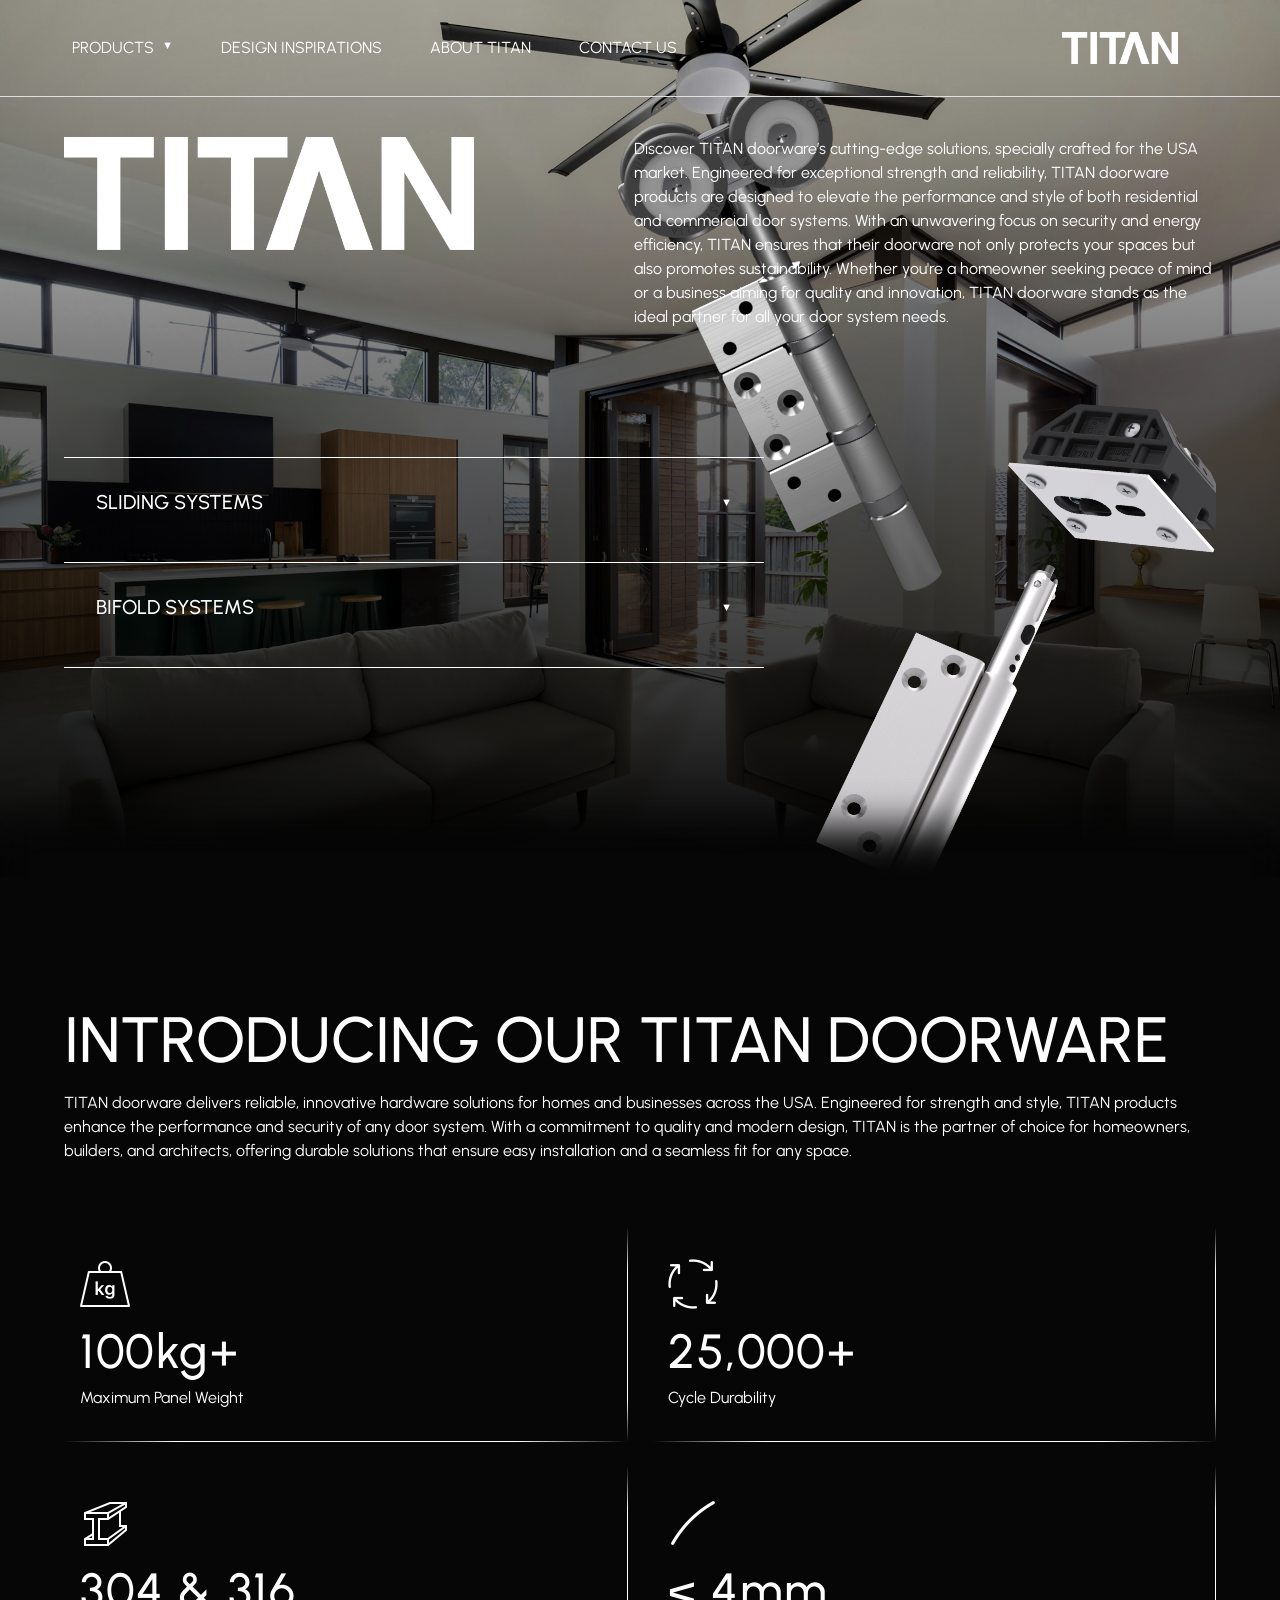
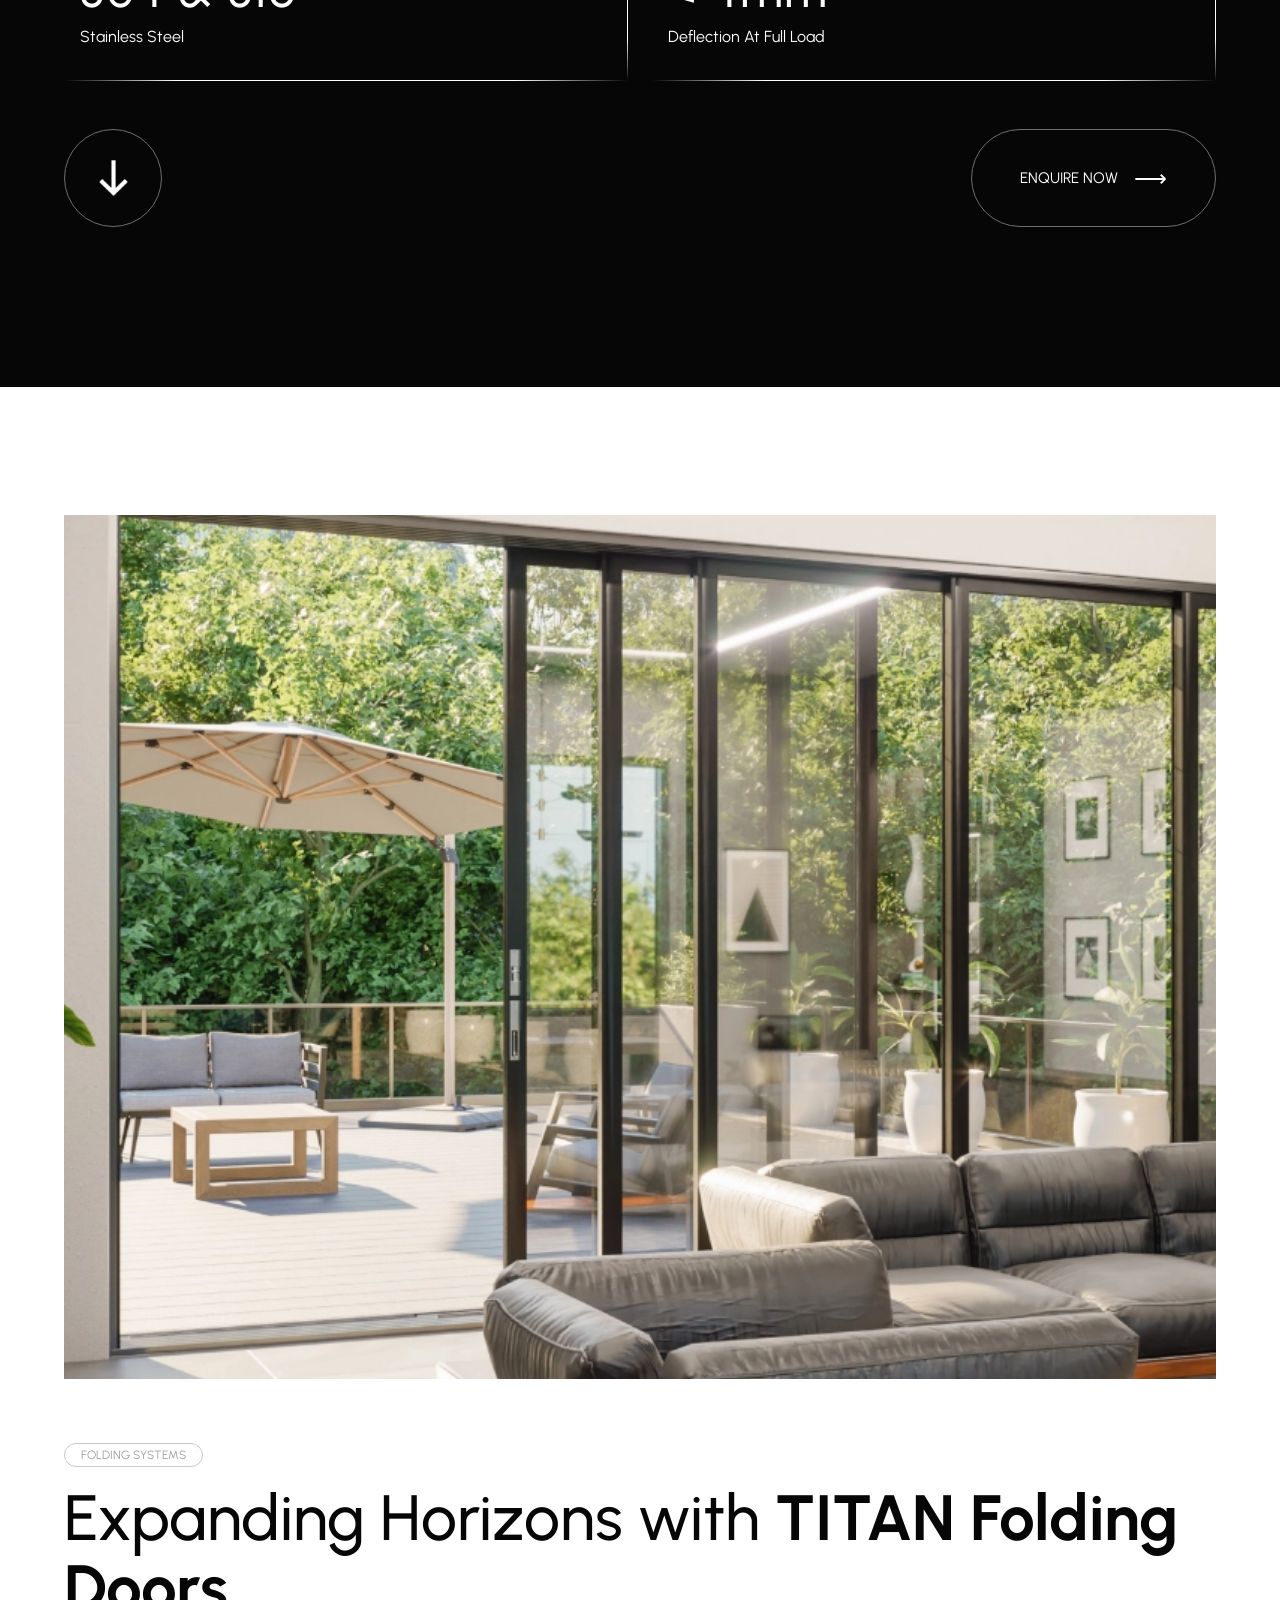
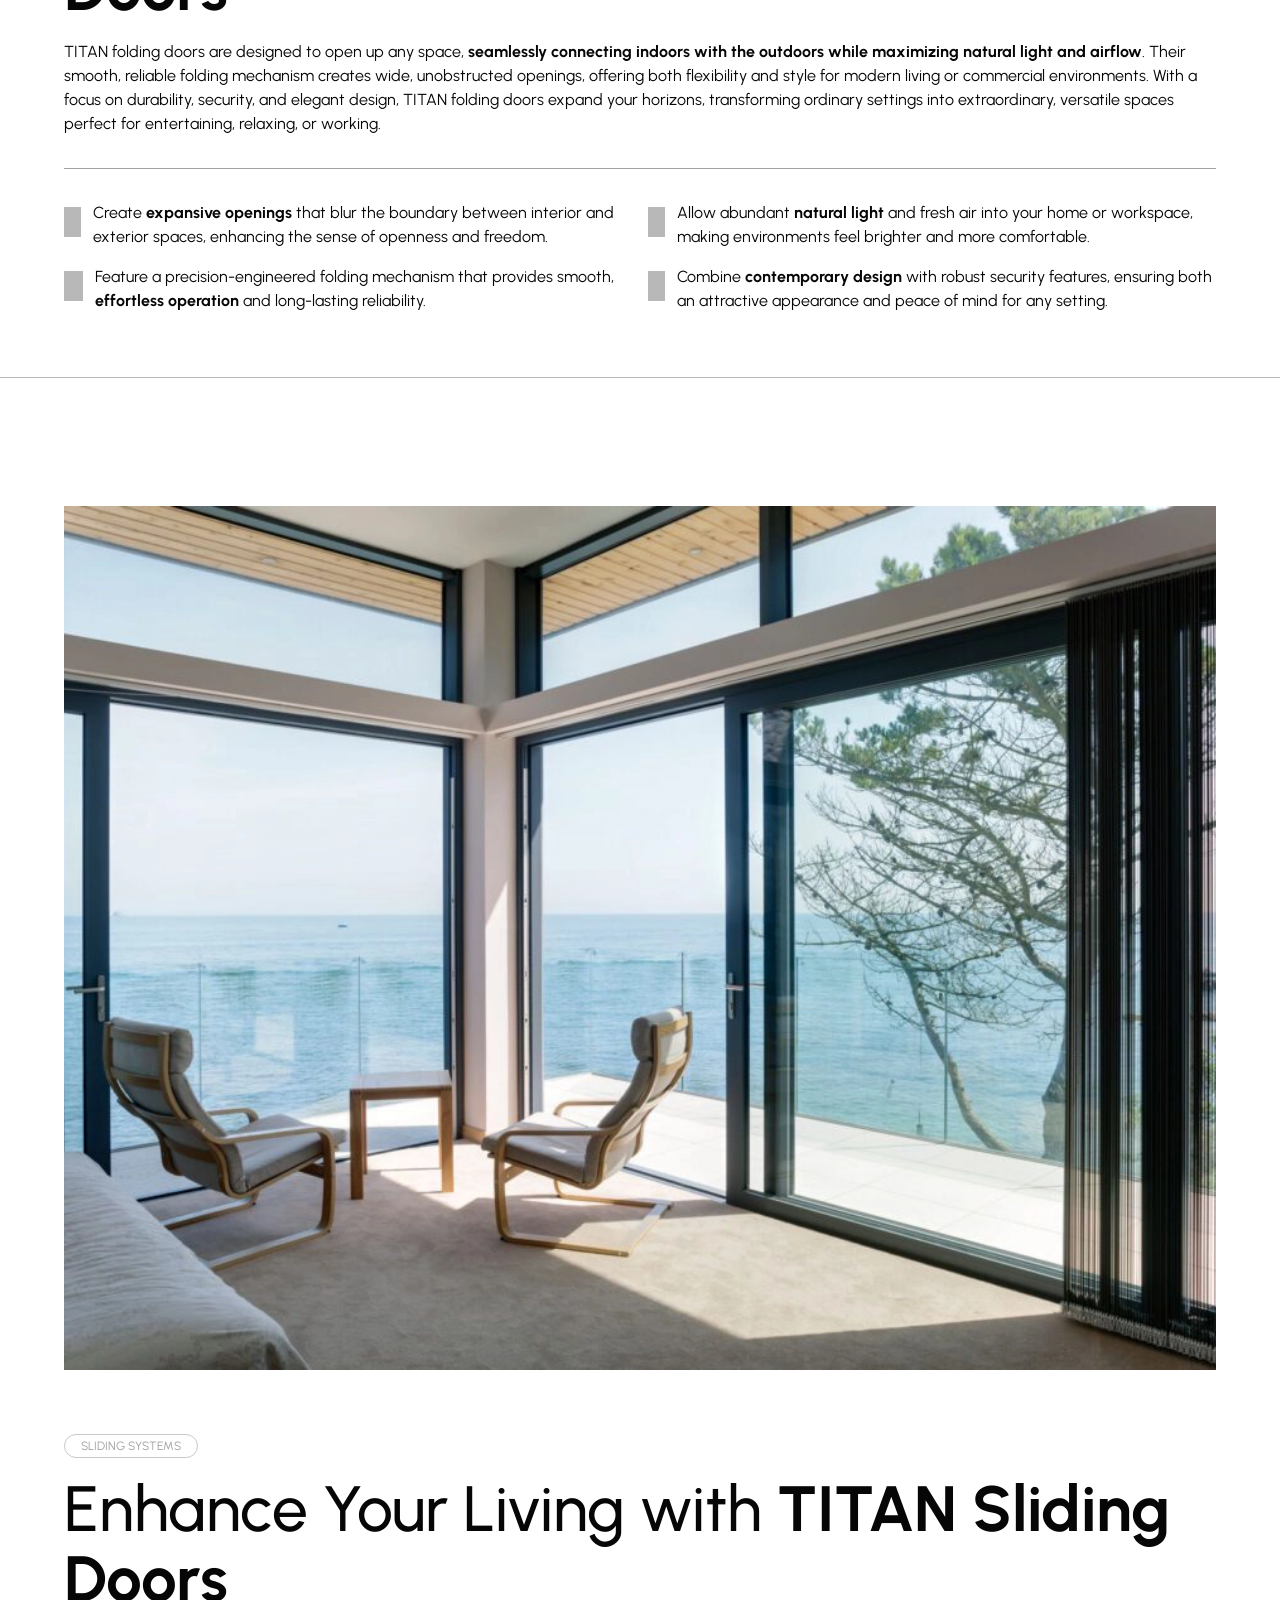
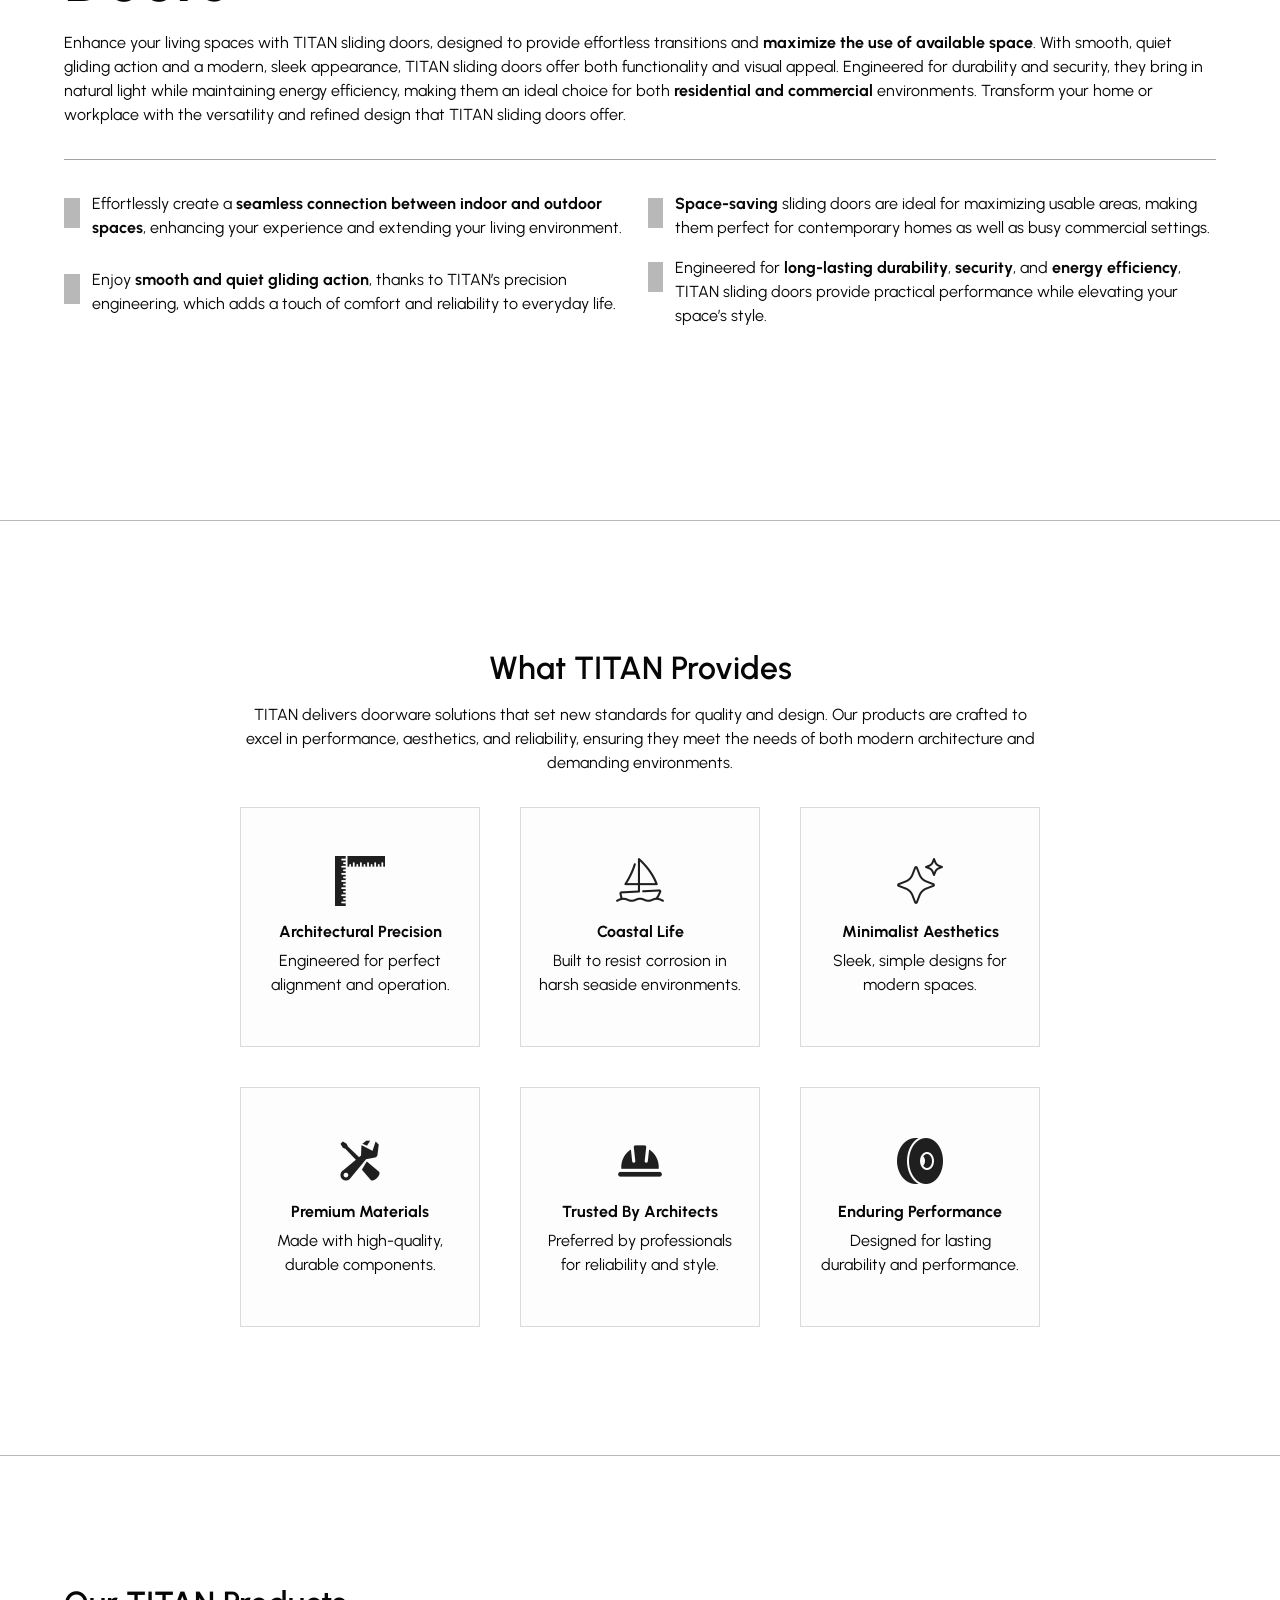
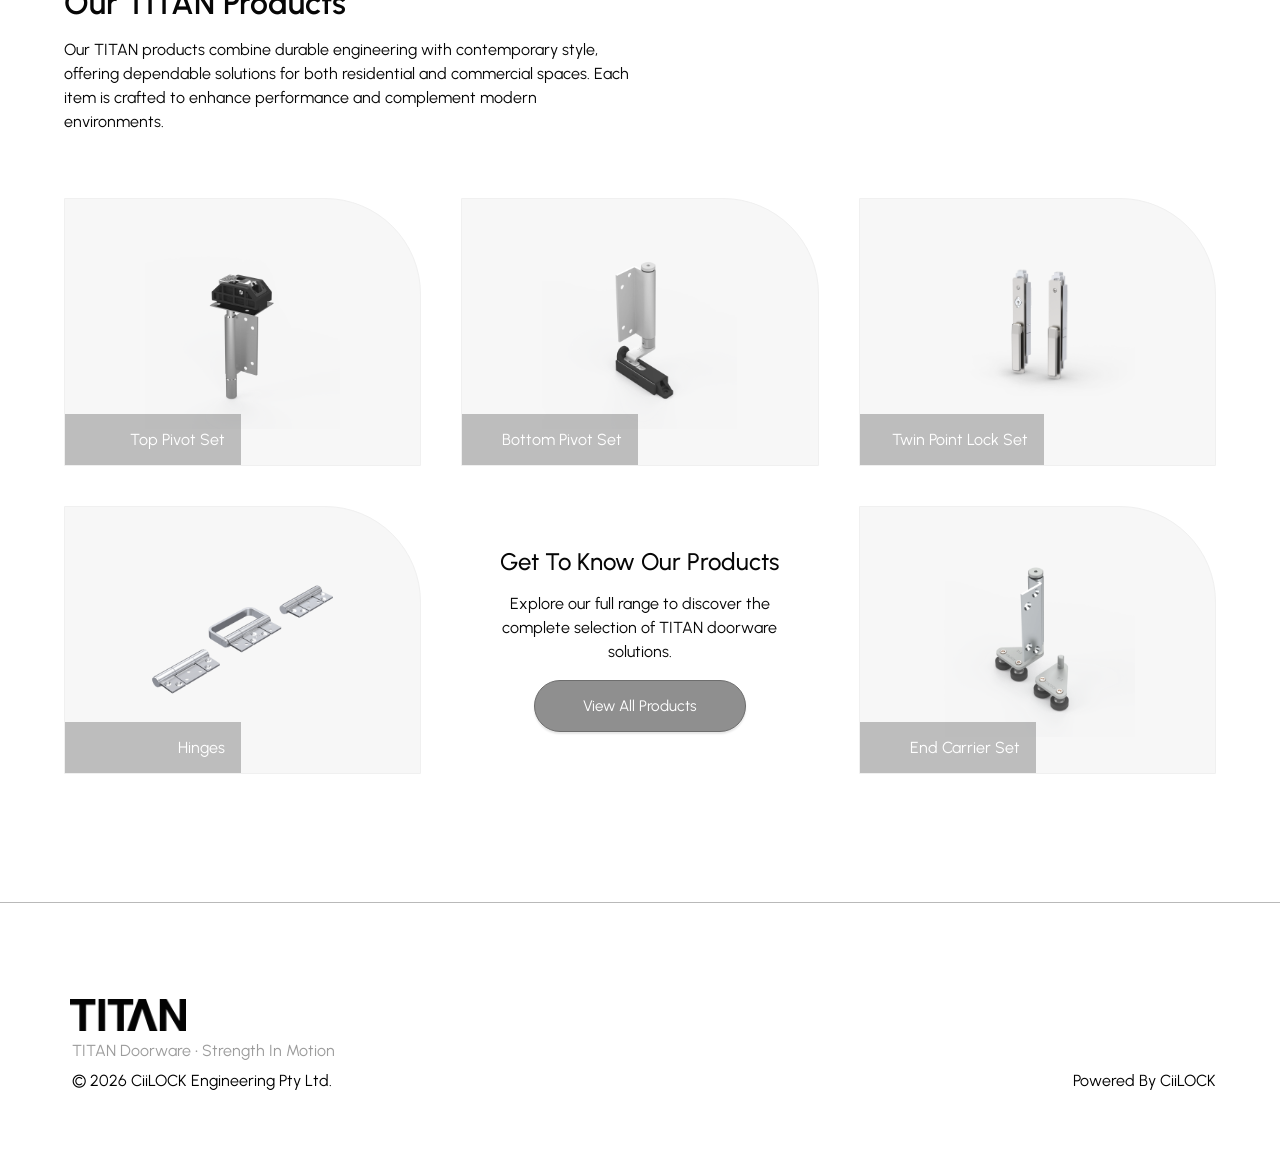
<file: index.html>
<!DOCTYPE html>
<html>
    <head>
        <meta charset="utf-8">
        <meta http-equiv="X-UA-Compatible" content="IE=edge">
        <title>TITAN Doorware</title>
        <link rel="preload" href="images/systems/folding.webp" as="image">
        <meta content="Discover TITAN doorware’s cutting-edge solutions for the USA. Engineered for strength and reliability, TITAN doorware is designed to enhance both residential and commercial door systems." 
        name="description">
        <meta content="TITAN Doorware – Door Solutions for the USA" property="og:title">
        <meta content="Discover TITAN doorware’s cutting-edge solutions for the USA. Engineered for strength and reliability, TITAN doorware is designed to enhance both residential and commercial door systems." property="og:description">
        <meta content="TITAN Doorware – Door Solutions for the USA" property="twitter:title">
        <meta content="Discover TITAN doorware’s cutting-edge solutions for the USA. Engineered for strength and reliability, TITAN doorware is designed to enhance both residential and commercial door systems."  property="twitter:description">
        <meta name="viewport" content="width=device-width, initial-scale=1">
        <link rel="preconnect" href="https://fonts.googleapis.com">
        <link rel="preconnect" href="https://fonts.gstatic.com" crossorigin>
        <link href="https://fonts.googleapis.com/css2?family=DM+Sans:ital,opsz,wght@0,9..40,100..1000;1,9..40,100..1000&family=Urbanist:ital,wght@0,100..900;1,100..900&display=swap" rel="stylesheet">
        <link href="images/logos/favicon.webp" rel="shortcut icon" type="image/x-icon">
        <link href="images/logos/favicon.webp" rel="apple-touch-icon">
        <link rel="stylesheet" href="css/font.css">
        <link rel="stylesheet" href="css/nav.css">
        <link rel="stylesheet" href="css/side.menu.css">
        <link rel="stylesheet" href="css/flex.css">
        <link rel="stylesheet" href="css/container.css">
        <link rel="stylesheet" href="css/section.css">
        <link rel="stylesheet" href="css/body.css">
        <link rel="stylesheet" href="css/hero.css">
        <link rel="stylesheet" href="css/line.css">
        <link rel="stylesheet" href="css/spacing.css">
        <link rel="stylesheet" href="css/gradient.css">
        <link rel="stylesheet" href="css/grid.css">
        <link rel="stylesheet" href="css/content.css">
        <link rel="stylesheet" href="css/button.css">
        <link rel="stylesheet" href="css/image.css">
    </head>

    <body>


    <section class="index hero">

        <div class="container">
            <nav>
                <div class="flex-row center">
                    <div class="navbar">
                        <ul>
                            <li class="products-trigger">PRODUCTS<div class="dropdown-arrow">▼</div></li>
                            <li><a href="design-inspirations.html">DESIGN INSPIRATIONS</a></li>
                            <li><a href="about-titan.html">ABOUT TITAN</a></li>
                            <li><a href="contact-us.html">CONTACT US</a></li>
                        </ul>
                    </div>
                    <div class="row ">
                        <a href="index.html"><div class="logo margin-vert-small"></div></a>
                        <div class="hamburger-wrapper">
                            <input type="checkbox" id="menu-toggle" class="menu-checkbox">
                            <label for="menu-toggle" class="hamburger-icon">
                                <span class="menuline"></span>
                                <span class="menuline"></span>
                            </label>

                            <div class="menu-overlay">
                                <nav class="mobile-nav">
                                    <div class="nav-item-wrapper">
                                        <input type="checkbox" id="projects-submenu" class="submenu-toggle">
                                        <label for="projects-submenu" class="submenu-label">Projects</label>
                                        
                                        <div class="submenu-content">
                                            <a href="t100-bifolds.html">T100 Bifolds</a>
                                            <a href="a100-bifolds.html">A100 Bifolds</a>
                                            <a href="t350-sliders.html">T350 Sliders</a>
                                            <a href="titan-doorware.html">Doorware</a>
                                        </div>
                                    </div>

                                    <a href="design-inspirations.html">Design Inspirations</a>
                                    <a href="about-titan.html">About</a>
                                    <a href="contact-us.html">Contact</a>
                                </nav>
                            </div>
                        </div>
                    </div>
                </div>
            </nav>   
        </div>

        <div class="line"></div>

        <div class="dropdown-menu">
            <div class="container content-space">
                <div class="dual-grid gap-4">

                    <div>
                        <ul>
                            <li data-preview="one"><a href="t100-bifolds.html">T100 Bifolds</a></li>
                            <li data-preview="two"><a href="a100-bifolds.html">A100 Bifolds</a></li>
                            <li data-preview="three"><a href="t350-sliders.html">T350 Sliders</a></li>
                            <li data-preview="four"><a href="titan-doorware.html">Doorware</a></li>
                        </ul>
                    </div>

                    <div class="preview">
                        <div class="preview one active"></div>
                        <div class="preview two"></div>
                        <div class="preview three"></div>
                        <div class="preview four"></div>
                        <div class="preview five"></div>
                    </div>

                </div>
            </div>
        </div>
        
        <div class="container">

            <div class="hero index-pg content">

                <div class="row top-text">
                <div class="big-logo">
                    <img src="images/logos/titan-white.webp" 
                        alt="logo" 
                        fetchpriority="high" 
                        decoding="async" />
                </div>
                <p class="para">
                    Discover TITAN doorware’s cutting-edge solutions, specially crafted for the USA market. Engineered for exceptional strength and reliability, TITAN doorware products are designed to elevate the performance and style of both residential and commercial door systems. With an unwavering focus on security and energy efficiency, TITAN ensures that their doorware not only protects your spaces but also promotes sustainability. Whether you're a homeowner seeking peace of mind or a business aiming for quality and innovation, TITAN doorware stands as the ideal partner for all your door system needs.
                </p>
                </div>

                <div class="row">
                    <div class="dropdown">
                        <div class="entry">
                            <div class="flex-row center collapse"><h3>SLIDING SYSTEMS</h3><div class="dropdown-arrow">▼</div></div>
                            <p class="para">
                                <span>
                                TITAN doorware offers high-quality sliding door hardware that combines smooth operation, durability, and security for both homes and businesses. Their advanced engineering ensures easy installation, quiet performance, and energy efficiency, making them a reliable and stylish choice for any sliding door system.
                                </span>
                            </p>
                        </div>
                        <div class="entry">
                            <div class="flex-row center collapse"><h3>BIFOLD SYSTEMS</h3><div class="dropdown-arrow">▼</div></div>
                            <p class="para">
                                <span>
                                    TITAN doorware delivers reliable and stylish bifold door hardware designed for both residential and commercial applications. Their precision-engineered components ensure smooth folding movement, durability, and secure closure, all while maximizing space and providing modern appeal. With a focus on easy installation and long-lasting performance, TITAN makes bifold systems a practical and attractive solution for any setting.
                                </span>
                            </p>
                        </div>
                    </div>

                    <div class="image-container">
                        <img loading="lazy" src="images/products/hero-product-1.webp" alt="Product 1 Hero" class="img-top-left">
                        <img loading="lazy" src="images/products/hero-product-2.webp" alt="Product 2 Hero" class="img-bottom-right">
                    </div>
                </div>
            </div>

        </div>

        <div class="black-float-gradient"></div>
        
    </section>  

    <section class="intro">
        <div class="container content-space margin-vert-big">

            <div class="dual-grid">
                <div class="big-text">INTRODUCING OUR TITAN DOORWARE</div>
                <div class="row">
                    <p class="para">TITAN doorware delivers reliable, innovative hardware solutions for homes and businesses across the USA. Engineered for strength and style, TITAN products enhance the performance and security of any door system. With a commitment to quality and modern design, TITAN is the partner of choice for homeowners, builders, and architects, offering durable solutions that ensure easy installation and a seamless fit for any space.</p>
                </div>
            </div>


            <div class="column">
            <div class="four-grid">

                <div class="fact">
                    <div class="icon weight"></div>
                    <div class="med-text">100kg+</div>
                    <p class="para">Maximum Panel Weight</p>
                </div>
                <div class="fact">
                    <div class="icon cycle"></div>
                    <div class="med-text">25,000+</div>
                    <p class="para">Cycle Durability</p>
                </div>
                <div class="fact">
                    <div class="icon steel"></div>
                    <div class="med-text">304 & 316</div>
                    <p class="para">Stainless Steel</p> 
                </div>
                <div class="fact">
                    <div class="icon bend"></div>
                    <div class="med-text"> < 4mm</div>
                    <p class="para">Deflection At Full Load</p>
                    </div>
                </div>
            
                <div class="separator cut hidden-1365"></div>

                <div class="row width-100 space-between margin-bot-2 margin-top-2">
                    <a href="#info" class="circle scroll-arrow"></a>
                    <a href="contact-us.html" class="btn">ENQUIRE NOW<div class="right-arrow">⟶</div></a>
                </div>

            </div>

        </div>
    </section>

    <section class="info" id="info">
        <div class="container content-space margin-vert-int">
            <div class="flex-column center">
                <div class="dual-grid gap-4">
                    <div class="column">
                    <div class="label">FOLDING SYSTEMS</div>
                    <div class="big-text dark">Expanding Horizons with <b>TITAN Folding Doors</b></div>
                    <p class="para">TITAN folding doors are designed to open up any space, <b>seamlessly connecting indoors with the outdoors while maximizing natural light and airflow</b>. Their smooth, reliable folding mechanism creates wide, unobstructed openings, offering both flexibility and style for modern living or commercial environments. With a focus on durability, security, and elegant design, TITAN folding doors expand your horizons, transforming ordinary settings into extraordinary, versatile spaces perfect for entertaining, relaxing, or working.</p>
                    <div class="separator bolder margin-1"></div>    
                    <div class="dual-col-grid">
                        <div class="point">
                            <div class="indent"></div>
                            <p class="para">
                                Create <b>expansive openings</b> that blur the boundary between interior and exterior spaces, enhancing the sense of openness and freedom.
                            </p>
                        </div>
                        <div class="point">
                            <div class="indent"></div>
                            <p class="para">
                                Allow abundant <b>natural light</b> and fresh air into your home or workspace, making environments feel brighter and more comfortable.
                            </p>
                        </div>
                        <div class="point">
                            <div class="indent"></div>
                            <p class="para">
                                Feature a precision-engineered folding mechanism that provides smooth, <b>effortless operation</b> and long-lasting reliability.
                            </p>
                        </div>
                        <div class="point">
                            <div class="indent"></div>
                            <p class="para">
                                Combine <b>contemporary design</b> with robust security features, ensuring both an attractive appearance and peace of mind for any setting.
                            </p>
                        </div>
                    </div>
                    </div>
                    <div class="square">
                        <img loading="lazy" src="images/systems/folding.webp" alt="TITAN Folding Doors">
                    </div>
                </div>
            </div>
    </section>

    <div class="line dark"></div>

    <section class="info">
        <div class="container content-space margin-vert-big">
            <div class="flex-column center">
                <div class="dual-grid gap-4">
                    <div class="square">
                        <img loading="lazy" src="images/systems/sliding.webp" alt="TITAN Sliding Doors">
                    </div>
                    <div class="column">
                    <div class="label">SLIDING SYSTEMS</div>
                    <div class="big-text dark">Enhance Your Living with <b>TITAN Sliding Doors</b></div>
                    <p class="para">Enhance your living spaces with TITAN sliding doors, designed to provide effortless transitions and <b>maximize the use of available space</b>. With smooth, quiet gliding action and a modern, sleek appearance, TITAN sliding doors offer both functionality and visual appeal. Engineered for durability and security, they bring in natural light while maintaining energy efficiency, making them an ideal choice for both <b>residential and commercial</b> environments. Transform your home or workplace with the versatility and refined design that TITAN sliding doors offer.</p>
                    <div class="separator bolder margin-1"></div>    
                    <div class="dual-col-grid">
                        <div class="point">
                            <div class="indent"></div>
                            <p class="para">
                                Effortlessly create a <b>seamless connection between indoor and outdoor spaces</b>, enhancing your experience and extending your living environment.
                            </p>
                        </div>
                        <div class="point">
                            <div class="indent"></div>
                            <p class="para">
                                <b>Space-saving</b> sliding doors are ideal for maximizing usable areas, making them perfect for contemporary homes as well as busy commercial settings.
                            </p>
                        </div>
                        <div class="point">
                            <div class="indent"></div>
                            <p class="para">
                                Enjoy <b>smooth and quiet gliding action</b>, thanks to TITAN’s precision engineering, which adds a touch of comfort and reliability to everyday life.
                            </p>
                        </div>
                        <div class="point">
                            <div class="indent"></div>
                            <p class="para">
                                Engineered for <b>long-lasting durability</b>, <b>security</b>, and <b>energy efficiency</b>, TITAN sliding doors provide practical performance while elevating your space’s style.
                            </p>
                        </div>
                    </div>
                    </div>
                </div>
            </div>
            <div class="row">
    </section>

    <div class="line dark"></div>

    <section class="features">
        <div class="container content-space margin-vert-big">
            <div class="flex-column center">
                <div class="column text-center max-800">
                    <h1 class="heading">What TITAN Provides</h1>
                    <p class="para">TITAN delivers doorware solutions that set new standards for quality and design. Our products are crafted to excel in performance, aesthetics, and reliability, ensuring they meet the needs of both modern architecture and demanding environments.</p>
                </div>
                <div class="three-col-grid max-800 margin-top-2">
                    <div class="box point col">
                        <div class="icon ruler"></div>
                        <h4>Architectural Precision</h4>
                        <p class="para">Engineered for perfect alignment and operation.</p>
                    </div>
                    <div class="box point col">
                        <div class="icon boat"></div>
                        <h4>Coastal Life</h4>
                        <p class="para">Built to resist corrosion in harsh seaside environments.</p>
                    </div>
                    <div class="box point col">
                        <div class="icon aesthetic"></div>
                        <h4>Minimalist Aesthetics</h4>
                        <p class="para">Sleek, simple designs for modern spaces.</p>
                    </div>
                    <div class="box point col">
                        <div class="icon tool"></div>
                        <h4>Premium Materials</h4>
                        <p class="para">Made with high-quality, durable components.</p>
                    </div>
                    <div class="box point col">
                        <div class="icon builder"></div>
                        <h4>Trusted By Architects</h4>
                        <p class="para">Preferred by professionals for reliability and style.</p>
                    </div>
                    <div class="box point col">
                        <div class="icon roller"></div>
                        <h4>Enduring Performance</h4>
                        <p class="para">Designed for lasting durability and performance.</p>
                    </div>
                </div>
            </div>
        </div>
    </section>

    <div class="line dark"></div>

    <section class="products">
        <div class="container content-space margin-vert-big">
            <div class="column half">
                    <h1 class="heading dark-text">Our TITAN Products</h1>
                    <p class="para dark-text">Our TITAN products combine durable engineering with contemporary style, offering dependable solutions for both residential and commercial spaces. Each item is crafted to enhance performance and complement modern environments.</p>
                    <a href="titan-doorware.html" class="btn filled hidden-800">View All Products</a>
                </div>
            <div class="three-col-grid index">
                <div class="product top-pivot">
                    <div class="base dark">
                        <h4>Top Pivot Set</h4>
                    </div>
                </div>
                <div class="product bottom-pivot">
                    <div class="base dark">
                        <h4>Bottom Pivot Set</h4>
                    </div>
                </div>
                <div class="product twin-point">
                    <div class="base dark">
                        <h4>Twin Point Lock Set</h4>
                    </div>
                </div>
                <div class="product centreline-hinge">
                    <div class="base dark">
                        <h4>Hinges</h4>
                    </div>
                </div>
                <div class="product empty">
                    <div class="column text-center center">
                        <h2 class="dark-text">Get To Know Our Products</h2>
                        <p class="para  dark-text">Explore our full range to discover the complete selection of TITAN doorware solutions.</p>
                        <a href="titan-doorware.html" class="btn filled">View All Products</a>
                    </div>
                </div>
                <div class="product end-carrier">
                    <div class="base dark">
                        <h4>End Carrier Set</h4>
                    </div>
                </div>
            </div>
        </div>
    </section>

    <footer>
        <div class="container content-space margin-vert">
            <div>
            <!-- <div class="flex-column collapse">
                <div>
                    <ul>
                        <li>PRODUCTS<div class="dropdown-arrow">▲</div></li>
                        <li><a href="design-inspirations.html">DESIGN INSPIRATIONS</a></li>
                        <li><a href="about-titan.html">ABOUT TITAN</a></li>
                        <li><a href="contact-us.html">CONTACT US</a></li>
                    </ul>
                </div>
            </div> -->

            <div class="flex-row margin-top-2">

                <div class="flex-column gap-small">
                    <a href="index.html" class="logo dark"></a>
                    <p class="left-indent">TITAN Doorware • Strength In Motion</p>
                    <div class="year left-indent"></div>
                </div>

                <div class="flex-column align-flex-end">
                    <a href="/" class="powered-by">Powered By CiiLOCK</a>
                </div>

            </div>

            </div>
        </div>
    </footer>
        
    </body>

    <script src="js/collapse.hero.js"></script>
    <script src="js/get.year.js"></script>
    <script src="js/scroll.refresh.js"></script>
    <script src="js/dropdown.menu.js"></script>
    <script src="js/preview.drop.js"></script>
    <script src="js/text.animation.js"></script>
    <script src="js/scroll.to.arrow.js"></script>
    
</html>
</file>
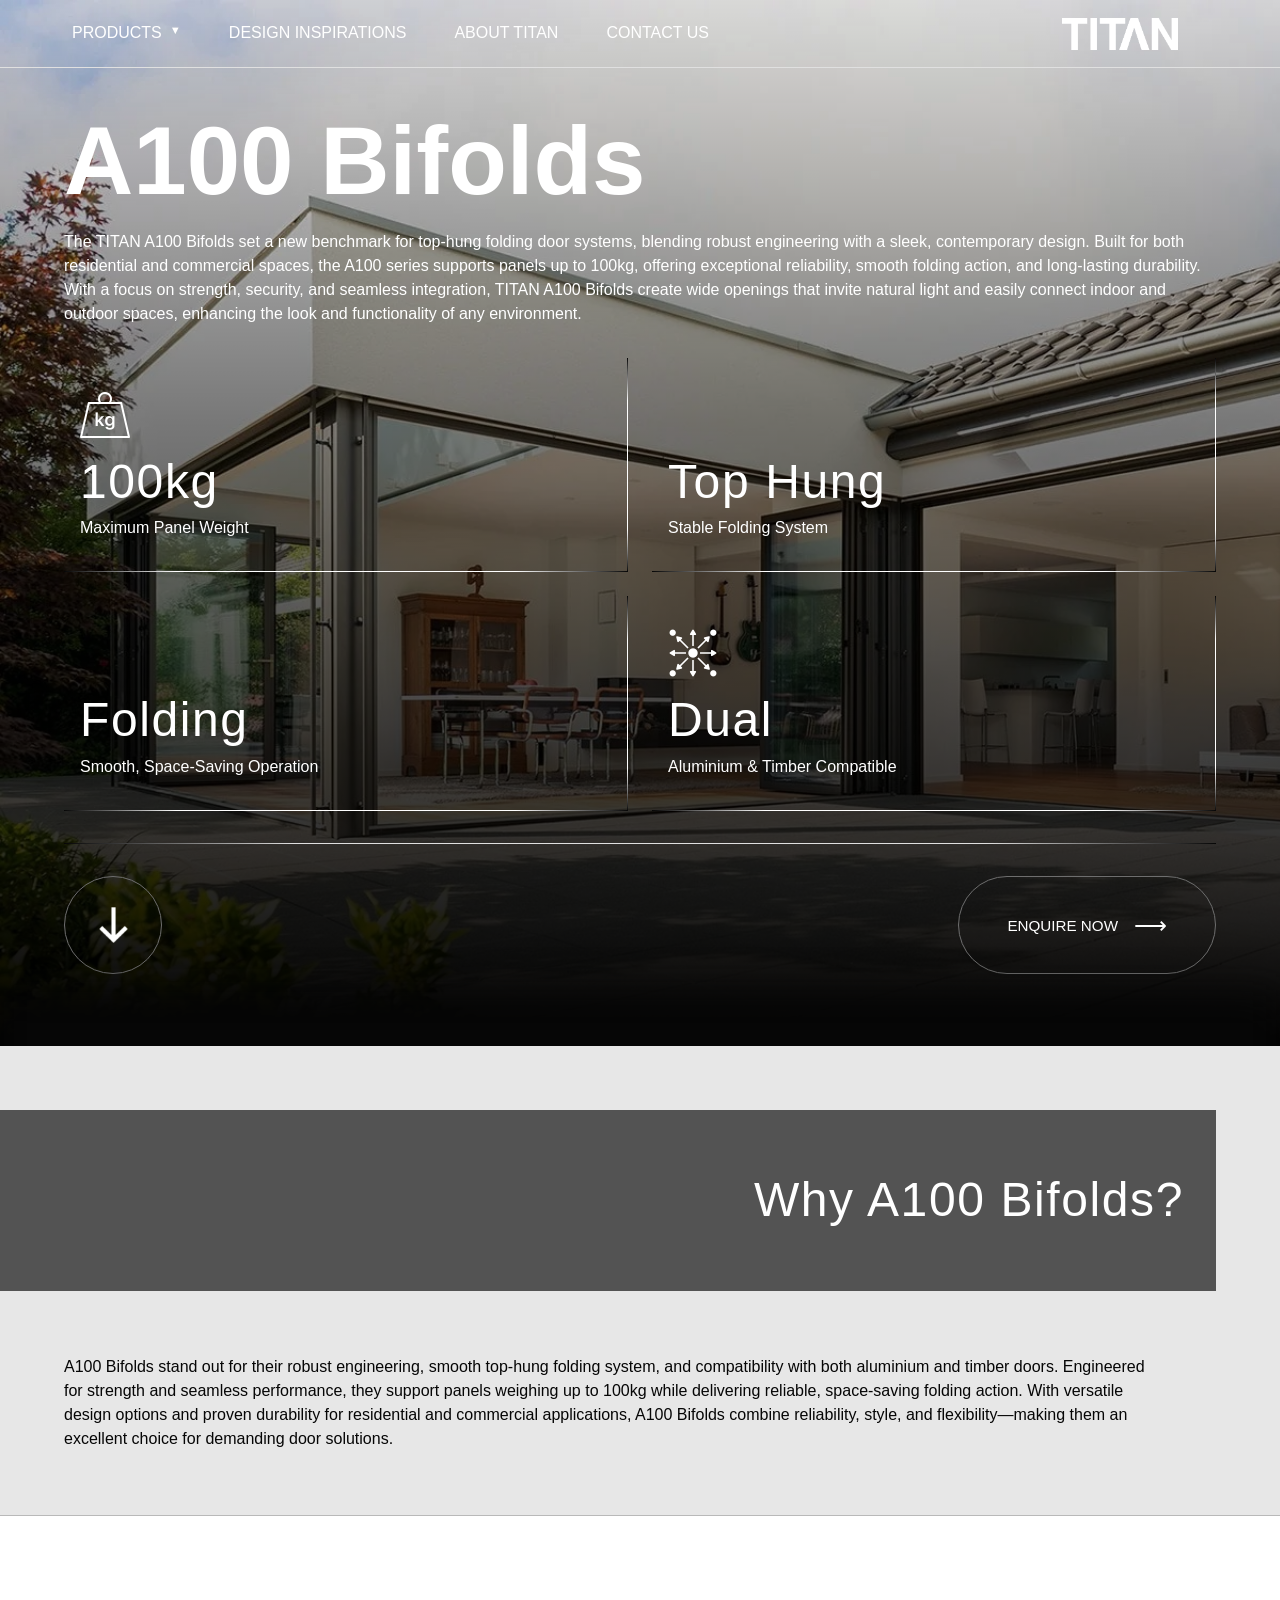
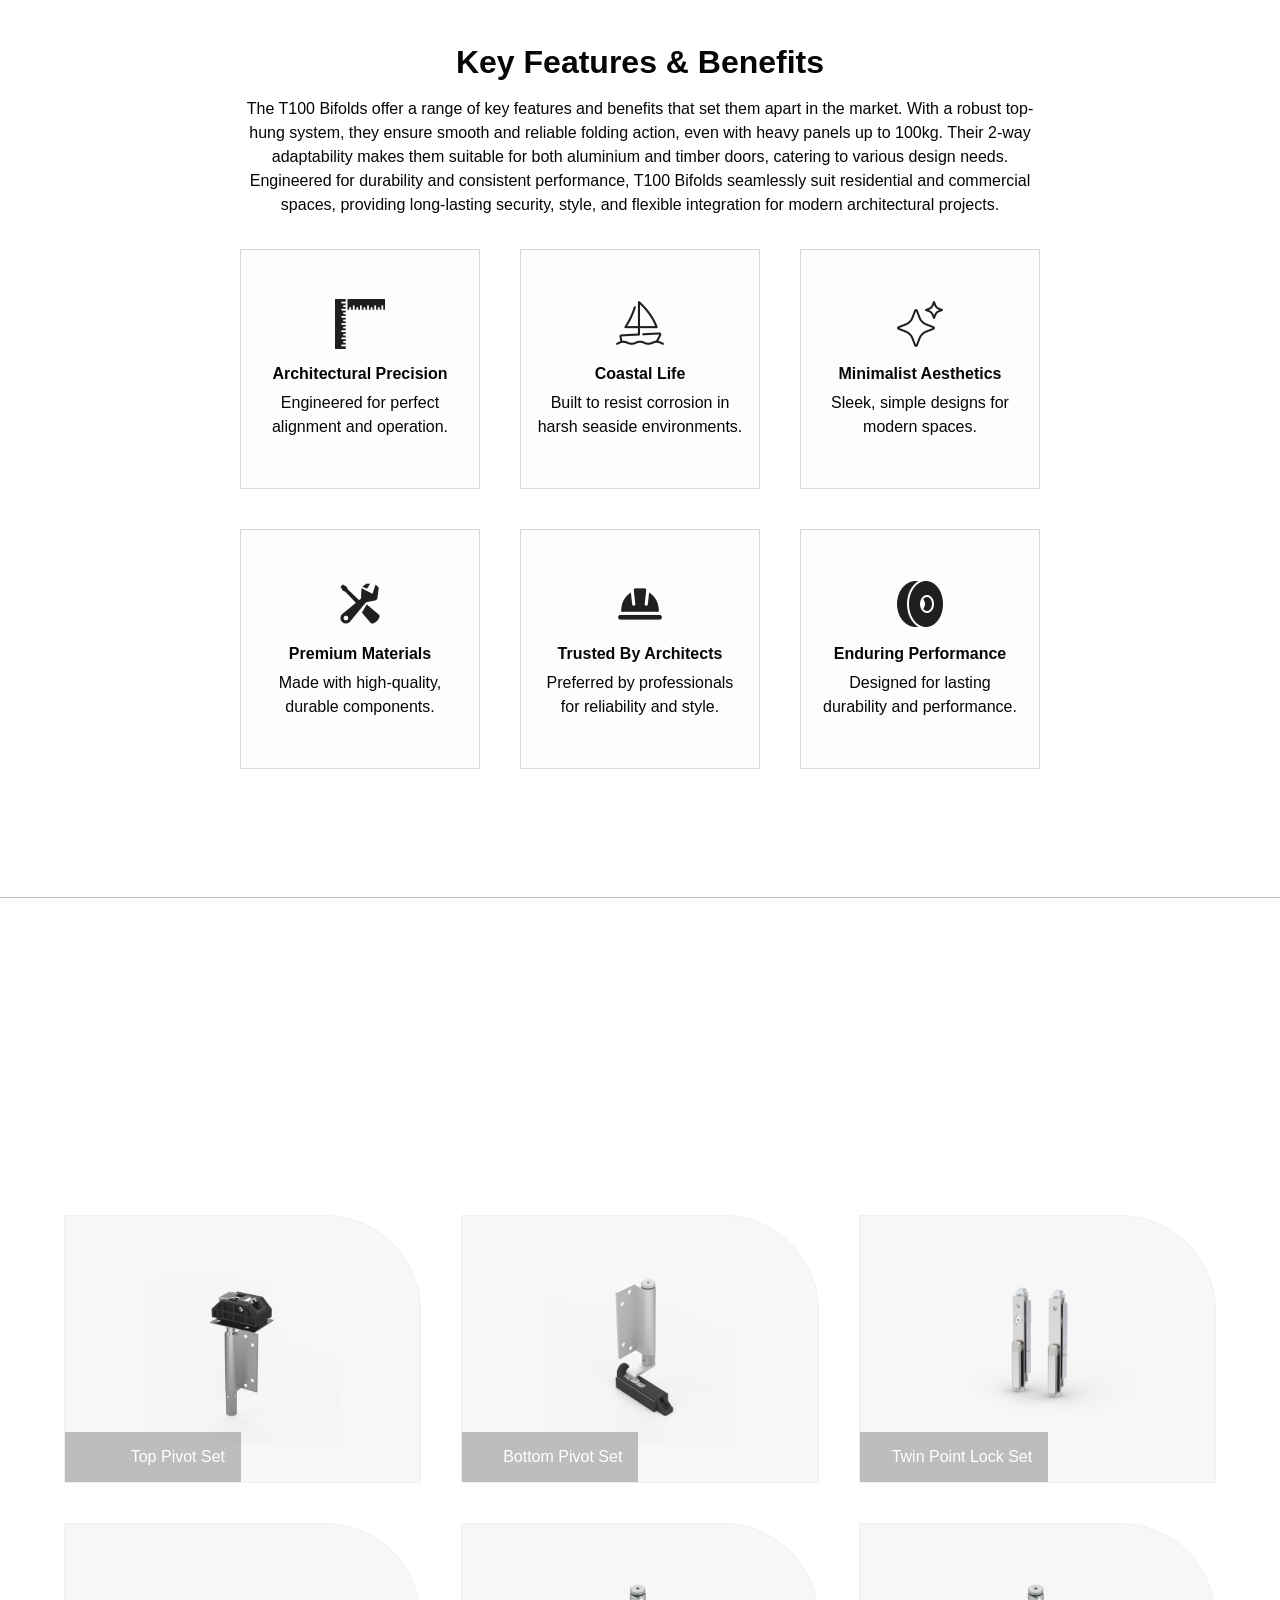
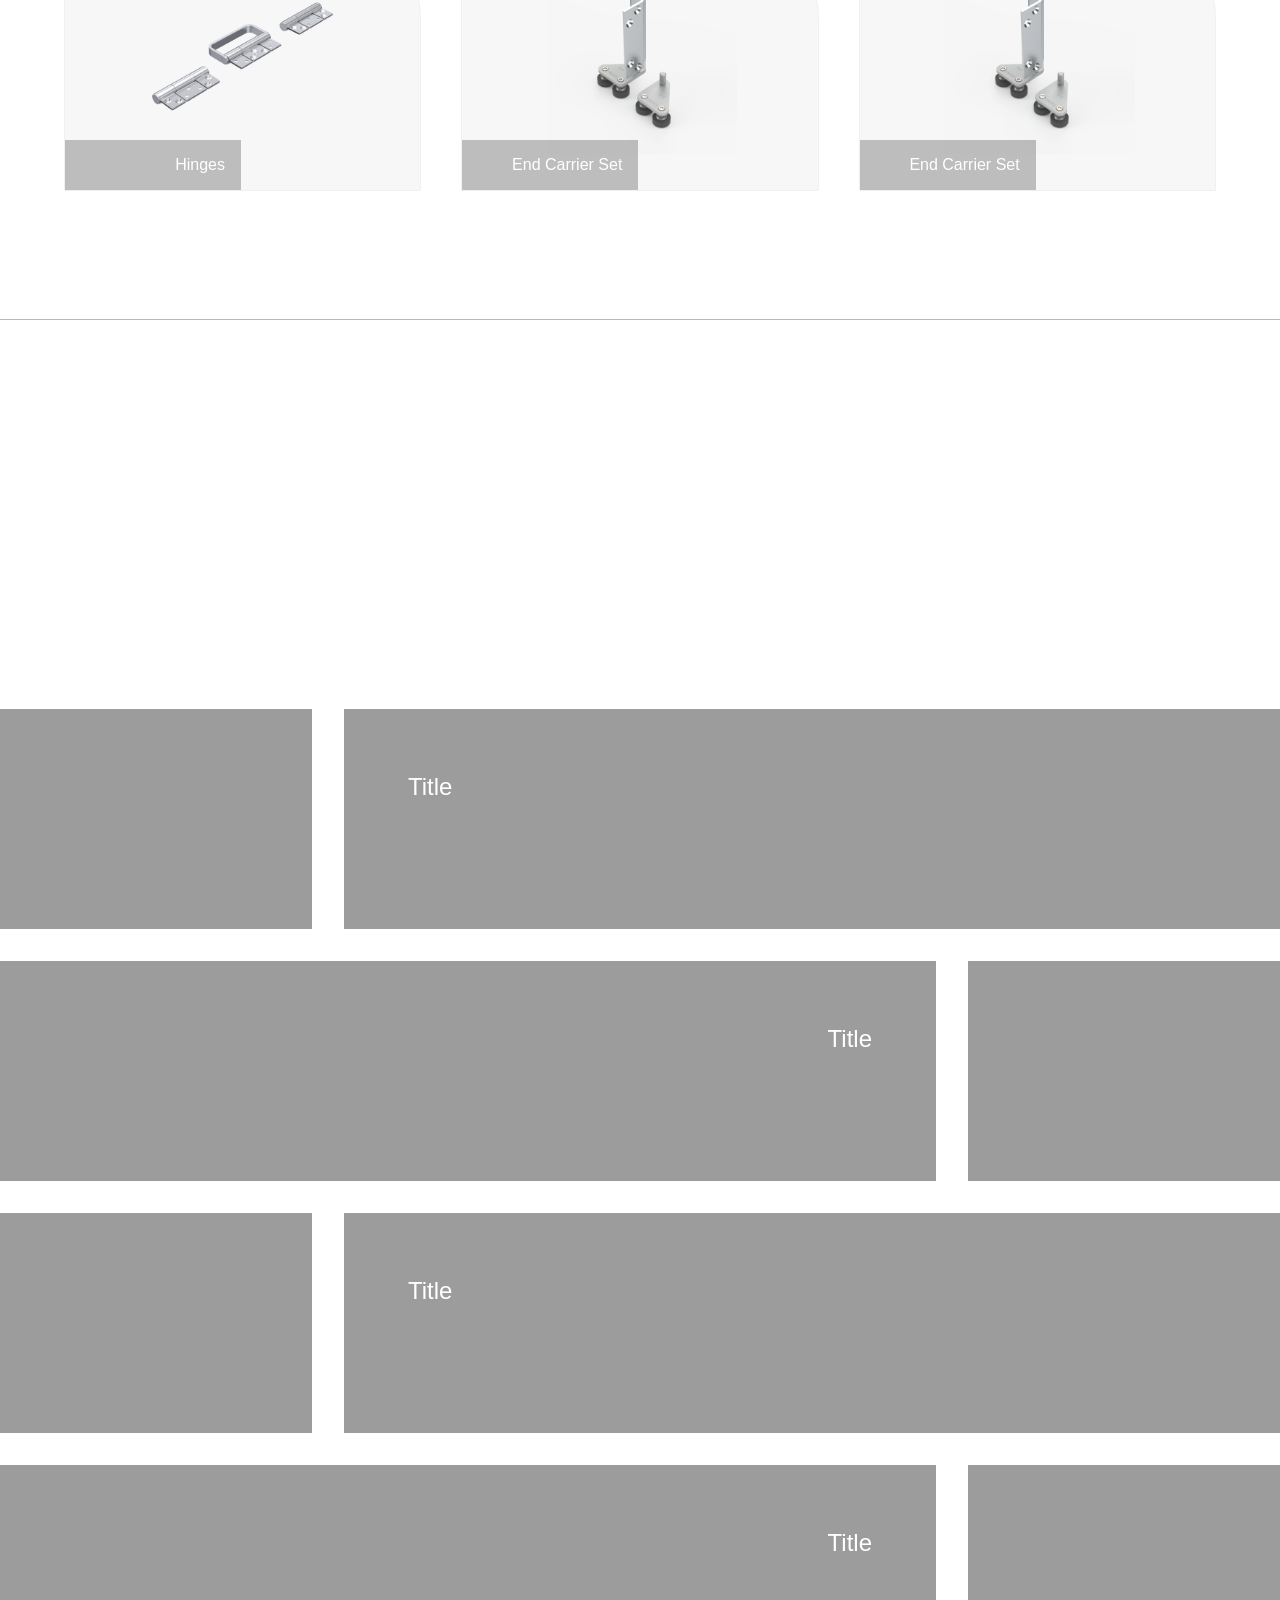
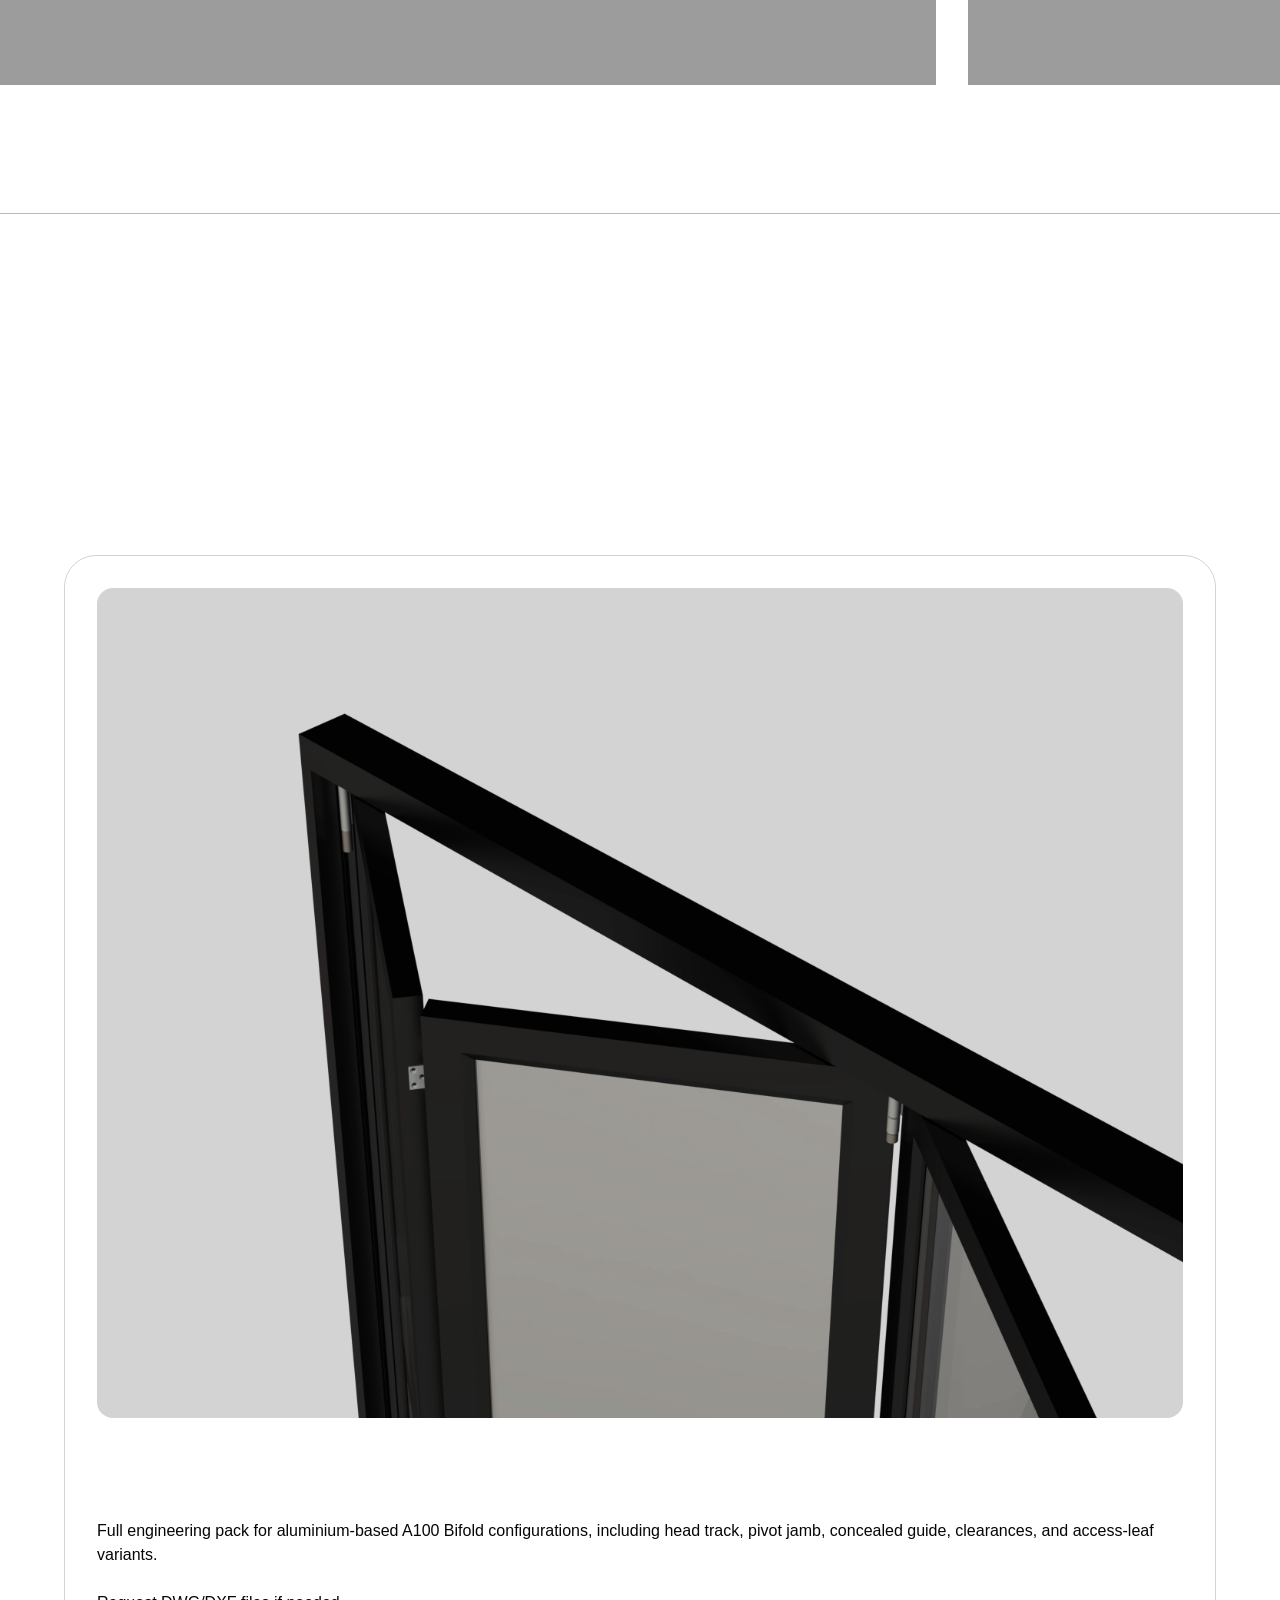
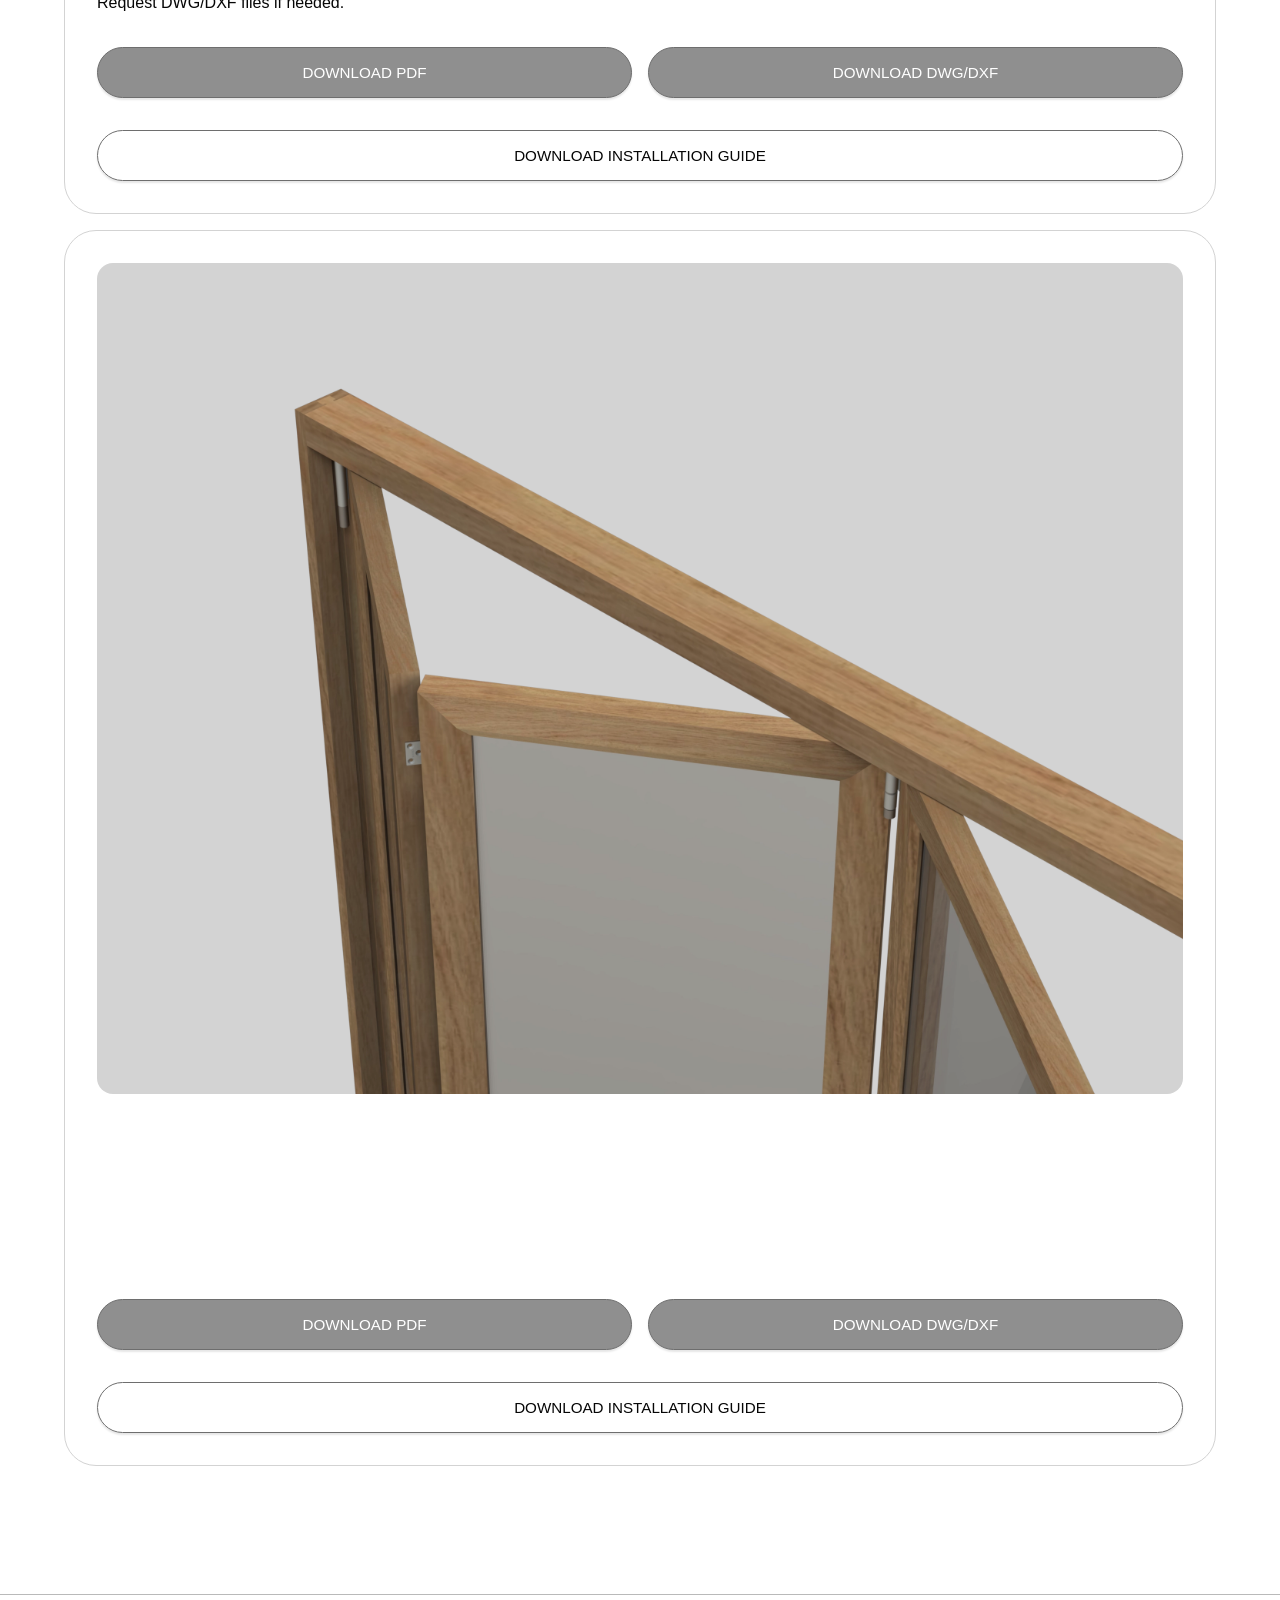
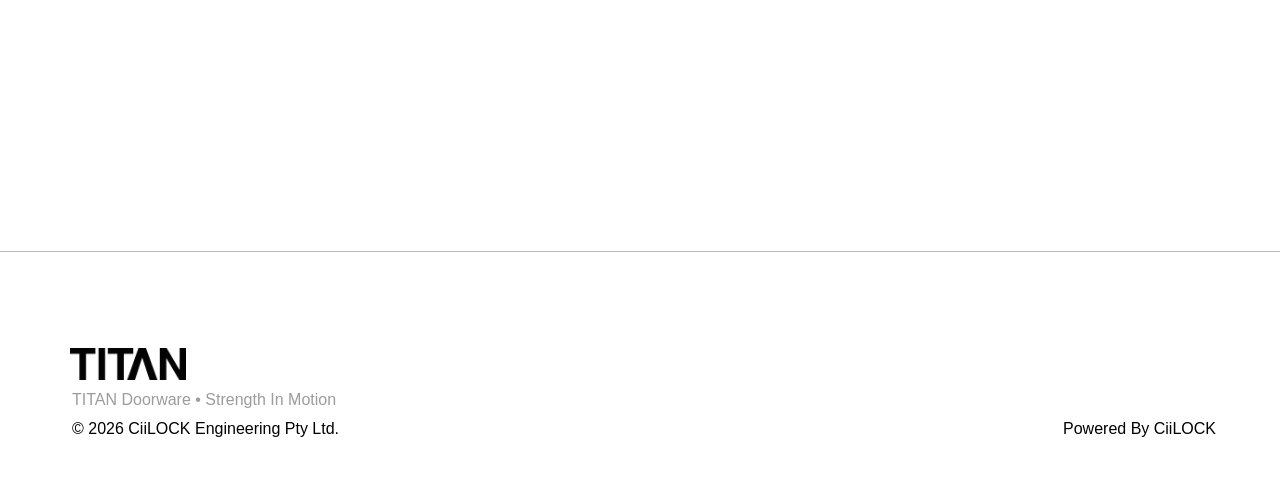
<file: A100-Bifolds.html>
<!DOCTYPE html>
<html>
    <head>
        <meta charset="utf-8">
        <meta http-equiv="X-UA-Compatible" content="IE=edge">
        <title>A100 Bifolds</title>
        <link rel="preload" href="images/systems/folding.webp" as="image">
        <meta content="Explore the advanced engineering of TITAN A100 Bifolds. Featuring top-hung folding operation and supporting panels up to 100kg, A100 slider doorware offers lasting reliability and style for both residential and commercial spaces."
        name="description">
        <meta content="TITAN A100 Bifolds – Top-Hung Folding Door Solutions" property="og:title">
        <meta content="Explore the advanced engineering of TITAN A100 Bifolds. Featuring top-hung folding operation and supporting panels up to 100kg, A100 slider doorware offers lasting reliability and style for both residential and commercial spaces."
        property="og:description">
        <meta content="TITAN A100 Bifolds – Top-Hung Folding Door Solutions" property="twitter:title">
        <meta content="Explore the advanced engineering of TITAN A100 Bifolds. Featuring top-hung folding operation and supporting panels up to 100kg, A100 slider doorware offers lasting reliability and style for both residential and commercial spaces."
        property="twitter:description">
        <meta name="viewport" content="width=device-width, initial-scale=1">
        <link rel="stylesheet" href="css/font.css">
        <link rel="stylesheet" href="css/nav.css">
        <link rel="stylesheet" href="css/flex.css">
        <link rel="stylesheet" href="css/container.css">
        <link rel="stylesheet" href="css/section.css">
        <link rel="stylesheet" href="css/body.css">
        <link rel="stylesheet" href="css/hero.css">
        <link rel="stylesheet" href="css/line.css">
        <link rel="stylesheet" href="css/spacing.css">
        <link rel="stylesheet" href="css/gradient.css">
        <link rel="stylesheet" href="css/grid.css">
        <link rel="stylesheet" href="css/content.css">
        <link rel="stylesheet" href="css/button.css">
        <link rel="stylesheet" href="css/image.css">
    </head>
    <body>

        <section class="a100-bifolds hero">

            <div class="container">
                <nav>
                    <div class="flex-row center">
                        <div>
                            <ul>
                                <li class="products-trigger">PRODUCTS<div class="dropdown-arrow">▼</div></li>
                                <li><a href="design-inspirations.html">DESIGN INSPIRATIONS</a></li>
                                <li><a href="about-titan.html">ABOUT TITAN</a></li>
                                <li><a href="contact-us.html">CONTACT US</a></li>
                            </ul>
                        </div>
                        <div class="row">
                            <a href="index.html"><div class="logo"></div></a>
                            <div class="hamburger-dropdown"></div>
                        </div>
                    </div>
                </nav>   
            </div>

            <div class="line"></div>

            <div class="dropdown-menu">
            <div class="container content-space">
                <div class="dual-grid gap-4">

                    <div>
                        <ul>
                            <li data-preview="one"><a href="t100-bifolds.html">T100 Bifolds</a></li>
                            <li data-preview="two"><a href="a100-bifolds.html">A100 Bifolds</a></li>
                            <li data-preview="three"><a href="t350-sliders.html">T350 Sliders</a></li>
                            <!-- <li data-preview="four"><a href="platform-integrated-bifolds.html">Platform Integrated Bifolds</a></li> -->
                            <li data-preview="five"><a href="titan-doorware.html">Doorware</a></li>
                        </ul>
                    </div>

                    <div class="preview">
                        <div class="preview one active"></div>
                        <div class="preview two"></div>
                        <div class="preview three"></div>
                        <div class="preview four"></div>
                        <div class="preview five"></div>
                    </div>

                </div>
            </div>
        </div>
            
            <div class="container content-space">

                <div class="hero content">

                    <div class="dual-grid top-text align-items-start">
                    <div class="hero-text">
                        A100 Bifolds
                    </div>
                    <p class="para">
                        The TITAN A100 Bifolds set a new benchmark for top-hung folding door systems, blending robust engineering with a sleek, contemporary design. Built for both residential and commercial spaces, the A100 series supports panels up to 100kg, offering exceptional reliability, smooth folding action, and long-lasting durability. With a focus on strength, security, and seamless integration, TITAN A100 Bifolds create wide openings that invite natural light and easily connect indoor and outdoor spaces, enhancing the look and functionality of any environment.
                    </p>
                    </div>

                        <div class="four-grid">

                            <div class="fact">
                                <div class="icon weight"></div>
                                <div class="med-text">100kg</div>
                                <p class="para">Maximum Panel Weight</p>
                            </div>
                            <div class="fact">
                                <div class="icon hung"></div>
                                <div class="med-text">Top Hung</div>
                                <p class="para">Stable Folding System</p>
                            </div>
                            <div class="fact">
                                <div class="icon folding"></div>
                                <div class="med-text">Folding</div>
                                <p class="para">Smooth, Space-Saving Operation</p>
                            </div>
                            <div class="fact">
                                <div class="icon versatile"></div>
                                <div class="med-text">Dual</div>
                                <p class="para">Aluminium & Timber Compatible</p>
                            </div>
                            
                        </div>
                        
                            <div class="separator cut"></div>

                            <div class="row width-100 space-between margin-bot-2">
                                <a href="#grey" class="circle scroll-arrow"></a>
                                <a href="contact-us.html" class="btn">ENQUIRE NOW<div class="right-arrow">⟶</div></a>
                            </div>

                        </div>


                </div>

            </div>

            <div class="black-float-gradient"></div>
            
        </section> 
        
        
        <section class="grey" id="grey">
            <div class="dual-grid width-100 gap-4">
                    <div class="dark-grey">
                        <div class="med-text">Why A100 Bifolds?</div>
                    </div>
                    <div class="padding-right-4">
                        <p class="para">A100 Bifolds stand out for their robust engineering, smooth top-hung folding system, and compatibility with both aluminium and timber doors. Engineered for strength and seamless performance, they support panels weighing up to 100kg while delivering reliable, space-saving folding action. With versatile design options and proven durability for residential and commercial applications, A100 Bifolds combine reliability, style, and flexibility—making them an excellent choice for demanding door solutions.</p>
                    </div>
            </div>
        </section>

        <div class="line dark"></div>

        <section class="features">
        <div class="container content-space margin-vert-big">
            <div class="flex-column center">
                <div class="column text-center max-800">
                    <h1 class="heading">Key Features & Benefits</h1>
                    <p class="para">The T100 Bifolds offer a range of key features and benefits that set them apart in the market. With a robust top-hung system, they ensure smooth and reliable folding action, even with heavy panels up to 100kg. Their 2-way adaptability makes them suitable for both aluminium and timber doors, catering to various design needs. Engineered for durability and consistent performance, T100 Bifolds seamlessly suit residential and commercial spaces, providing long-lasting security, style, and flexible integration for modern architectural projects.</p>
                </div>
                <div class="three-col-grid max-800 margin-top-2">
                    <div class="box point col">
                        <div class="icon ruler"></div>
                        <h4>Architectural Precision</h4>
                        <p class="para">Engineered for perfect alignment and operation.</p>
                    </div>
                    <div class="box point col">
                        <div class="icon boat"></div>
                        <h4>Coastal Life</h4>
                        <p class="para">Built to resist corrosion in harsh seaside environments.</p>
                    </div>
                    <div class="box point col">
                        <div class="icon aesthetic"></div>
                        <h4>Minimalist Aesthetics</h4>
                        <p class="para">Sleek, simple designs for modern spaces.</p>
                    </div>
                    <div class="box point col">
                        <div class="icon tool"></div>
                        <h4>Premium Materials</h4>
                        <p class="para">Made with high-quality, durable components.</p>
                    </div>
                    <div class="box point col">
                        <div class="icon builder"></div>
                        <h4>Trusted By Architects</h4>
                        <p class="para">Preferred by professionals for reliability and style.</p>
                    </div>
                    <div class="box point col">
                        <div class="icon roller"></div>
                        <h4>Enduring Performance</h4>
                        <p class="para">Designed for lasting durability and performance.</p>
                    </div>
                </div>
            </div>
        </div>
        </section>

        <div class="line dark"></div>

        <section class="products">
            <div class="container content-space margin-vert-big">
                <div class="column half">
                        <h1 class="heading">A100 Bifolds Products</h1>
                        <p class="para">Our TITAN products combine durable engineering with contemporary style, offering dependable solutions for both residential and commercial spaces. Each item is crafted to enhance performance and complement modern environments.</p>
                    </div>
                <div class="three-col-grid">
                    <div class="product top-pivot">
                        <div class="base dark">
                            <h4>Top Pivot Set</h4>
                        </div>
                    </div>
                    <div class="product bottom-pivot">
                        <div class="base dark">
                            <h4>Bottom Pivot Set</h4>
                        </div>
                    </div>
                    <div class="product twin-point">
                        <div class="base dark">
                            <h4>Twin Point Lock Set</h4>
                        </div>
                    </div>
                    <div class="product centreline-hinge">
                        <div class="base dark">
                            <h4>Hinges</h4>
                        </div>
                    </div>
                    <div class="product end-carrier">
                        <div class="base dark">
                            <h4>End Carrier Set</h4>
                        </div>
                    </div>
                    <div class="product end-carrier">
                        <div class="base dark">
                            <h4>End Carrier Set</h4>
                        </div>
                    </div>
                </div>
            </div>
        </section>

        <div class="line dark"></div>

        <section class="integrations">
            <div class="container content-space margin-vert-int">
                <div class="flex-column center">
                    <div class="column text-center max-800">
                        <h1 class="heading">How TITAN Doorware Integrates</h1>
                        <p class="para">TITAN Doorware integrates seamlessly with the A100 Bifolds, offering a perfect combination of hardware and top-hung folding door systems engineered for reliable, long-lasting performance. The compatibility of TITAN components ensures smooth folding action and precise alignment, whether your panels are aluminium or timber. Focused on quality and durability, TITAN Doorware enhances the security and functionality of the A100 Bifolds, allowing these systems to excel in both residential and commercial projects while maintaining a cohesive, modern appearance.</p>
                    </div>
                </div>
            </div>
            <div class="right dom-grid">
                <div class="sect-1"></div>
                <div class="sect-2">
                    <h2>Title</h2>
                    <p class="para">Lorem ipsum dolor sit amet, consectetur adipiscing elit, sed do eiusmod tempor incididunt ut labore et dolore magna aliqua.</p>
                </div>
            </div>
            <div class="left dom-grid margin-top-2">
                <div class="sect-1">
                    <h2>Title</h2>
                    <p class="para">Lorem ipsum dolor sit amet, consectetur adipiscing elit, sed do eiusmod tempor incididunt ut labore et dolore magna aliqua.</p>
                </div>
                <div class="sect-2"></div>
            </div>
            <div class="right dom-grid margin-top-2">
                <div class="sect-1"></div>
                <div class="sect-2">
                    <h2>Title</h2>
                    <p class="para">Lorem ipsum dolor sit amet, consectetur adipiscing elit, sed do eiusmod tempor incididunt ut labore et dolore magna aliqua.</p>
                </div>
            </div>
            <div class="left dom-grid margin-top-2 margin-bot-8">
                <div class="sect-1">
                    <h2>Title</h2>
                    <p class="para">Lorem ipsum dolor sit amet, consectetur adipiscing elit, sed do eiusmod tempor incididunt ut labore et dolore magna aliqua.</p>
                </div>
                <div class="sect-2"></div>
            </div>
        </section>

        <div class="line dark"></div>

        <section class="system-drawings">
            <div class="container content-space margin-vert-big">
                <div class="flex-column center">
                    <div class="column text-center max-800">
                        <h1 class="heading">System Drawings</h1>
                        <p class="para">Explore the system drawings for A100 Bifolds to gain detailed insight into their engineering and installation. These comprehensive diagrams illustrate the key components, layout options, and integration points, making it easier for architects, builders, and installers to plan, specify, and execute high-quality bifold door solutions with confidence</p>
                    </div>
                    <div class="dual-grid margin-top-4">
                        <div class="drawings">
                            <div class="view aluminium"></div>
                            <h1 class="heading">Aluminium Drawing Set</h1>
                            <p class="para">Full engineering pack for aluminium-based A100 Bifold configurations, including head track, pivot jamb, concealed guide, clearances, and access-leaf variants. <br><br>Request DWG/DXF files if needed.</p>
                            <div class="btn-container">
                                <button class="btn filled">DOWNLOAD PDF</button>
                                <button class="btn filled">DOWNLOAD DWG/DXF</button>
                            </div>
                            <button class="btn width-100 dark-text">DOWNLOAD INSTALLATION GUIDE</button>
                        </div>
                        <div class="drawings">
                            <div class="view timber"></div>
                            <h1 class="heading">Timber Drawing Set</h1>
                            <p class="para">Detailed design information for timber configurations, including head track, pivot jamb, concealed guide, clearances, and access-leaf variants. <br><br>Request DWG/DXF files if needed.</p>
                            <div class="btn-container">
                                <button class="btn filled">DOWNLOAD PDF</button>
                                <button class="btn filled">DOWNLOAD DWG/DXF</button>
                            </div>
                            <button class="btn width-100 dark-text">DOWNLOAD INSTALLATION GUIDE</button>
                        </div>
                    </div>
                </div>
            </div>
        </section>

        <div class="line dark"></div>

        <section class="hardware-configurator">
            <div class="container content-space margin-vert-big">
                
            </div>
        </section>

        <footer>
        <div class="container content-space margin-vert">
            <div>
            <!-- <div class="flex-column collapse">
                <div>
                    <ul>
                        <li>PRODUCTS<div class="dropdown-arrow">▲</div></li>
                        <li><a href="design-inspirations.html">DESIGN INSPIRATIONS</a></li>
                        <li><a href="about-titan.html">ABOUT TITAN</a></li>
                        <li><a href="contact-us.html">CONTACT US</a></li>
                    </ul>
                </div>
            </div> -->

            <div class="flex-row margin-top-2">

                <div class="flex-column gap-small">
                    <div class="logo dark"></div>
                    <p class="left-indent">TITAN Doorware • Strength In Motion</p>
                    <div class="year left-indent"></div>
                </div>

                <div class="flex-column align-flex-end">
                    <a href="/" class="powered-by">Powered By CiiLOCK</a>
                </div>

            </div>

            </div>
        </div>
        </footer>
        
    </body>

    <script src="js/collapse.hero.js"></script>
    <script src="js/get.year.js"></script>
    <script src="js/dropdown.menu.js"></script>
    <script src="js/preview.drop.js"></script>
    <script src="js/text.animation.js"></script>
    <script src="js/scroll.to.arrow.js"></script>
    
</html>
</file>
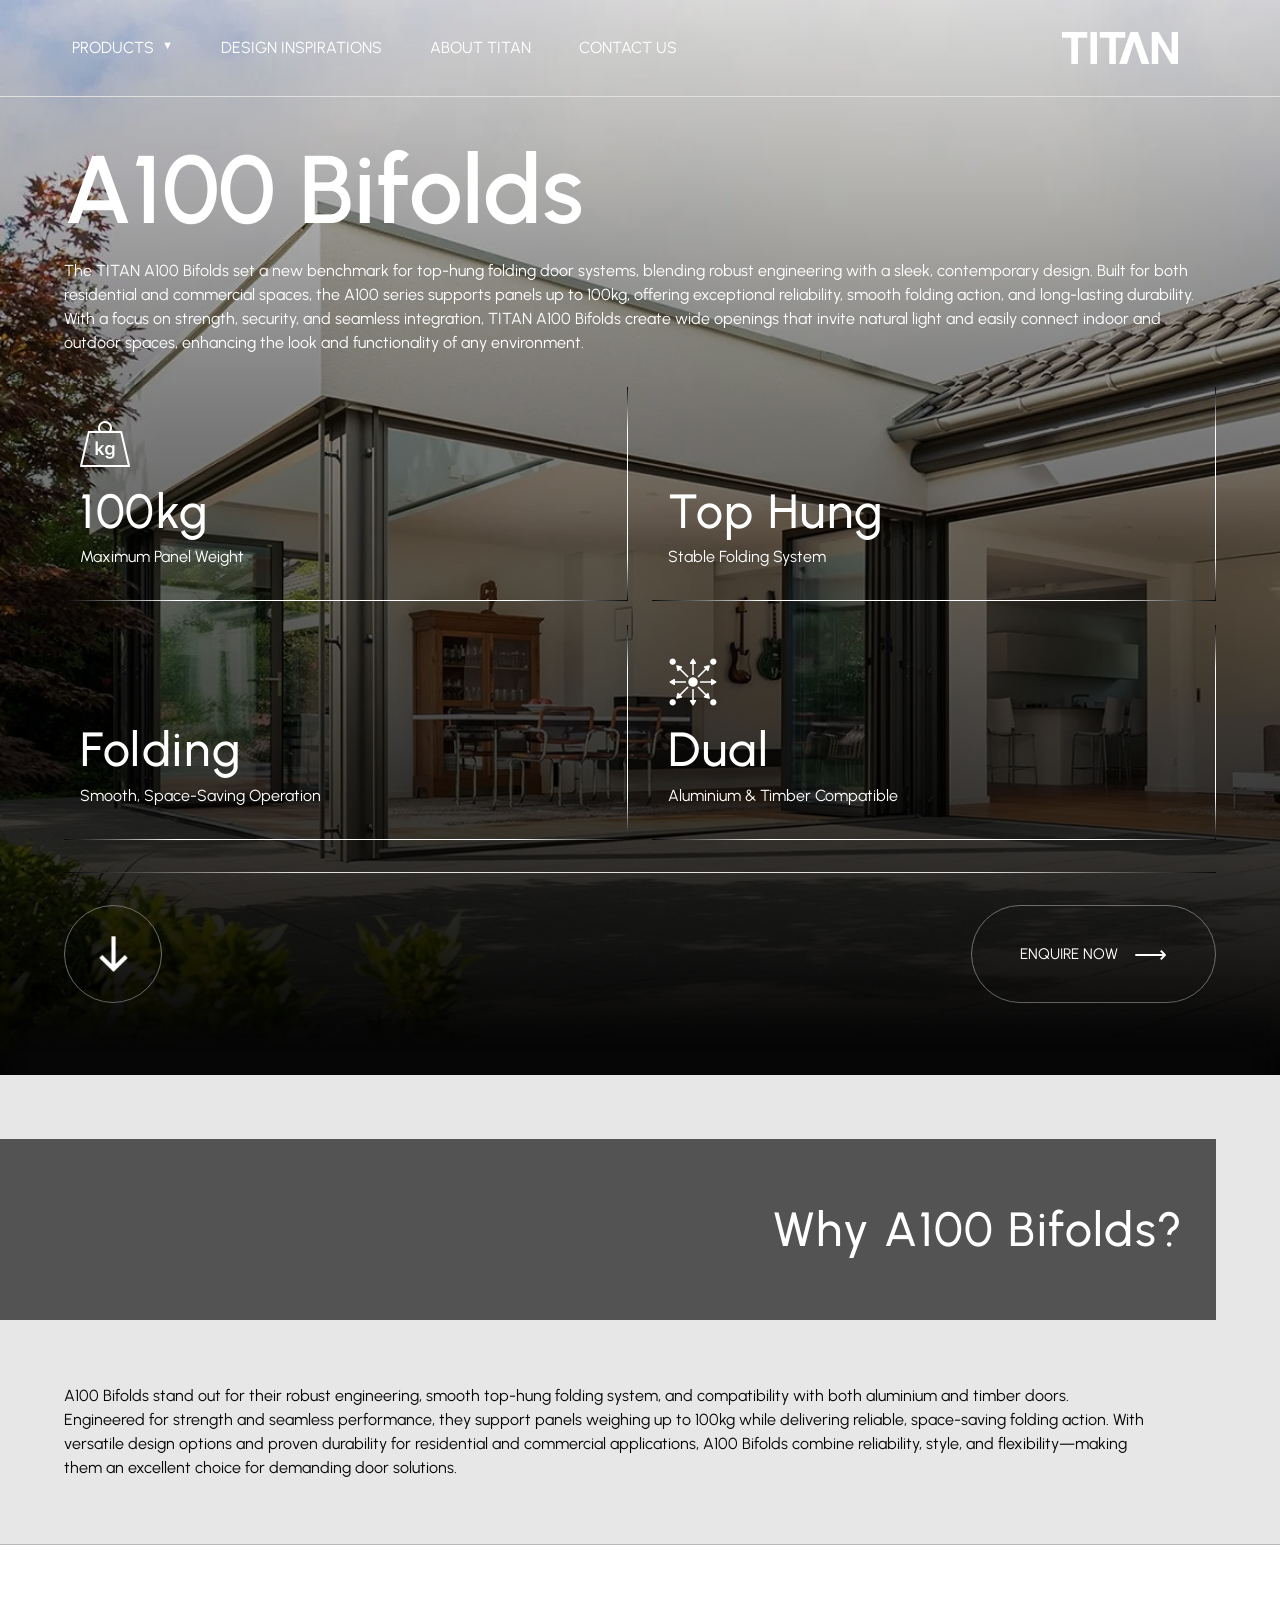
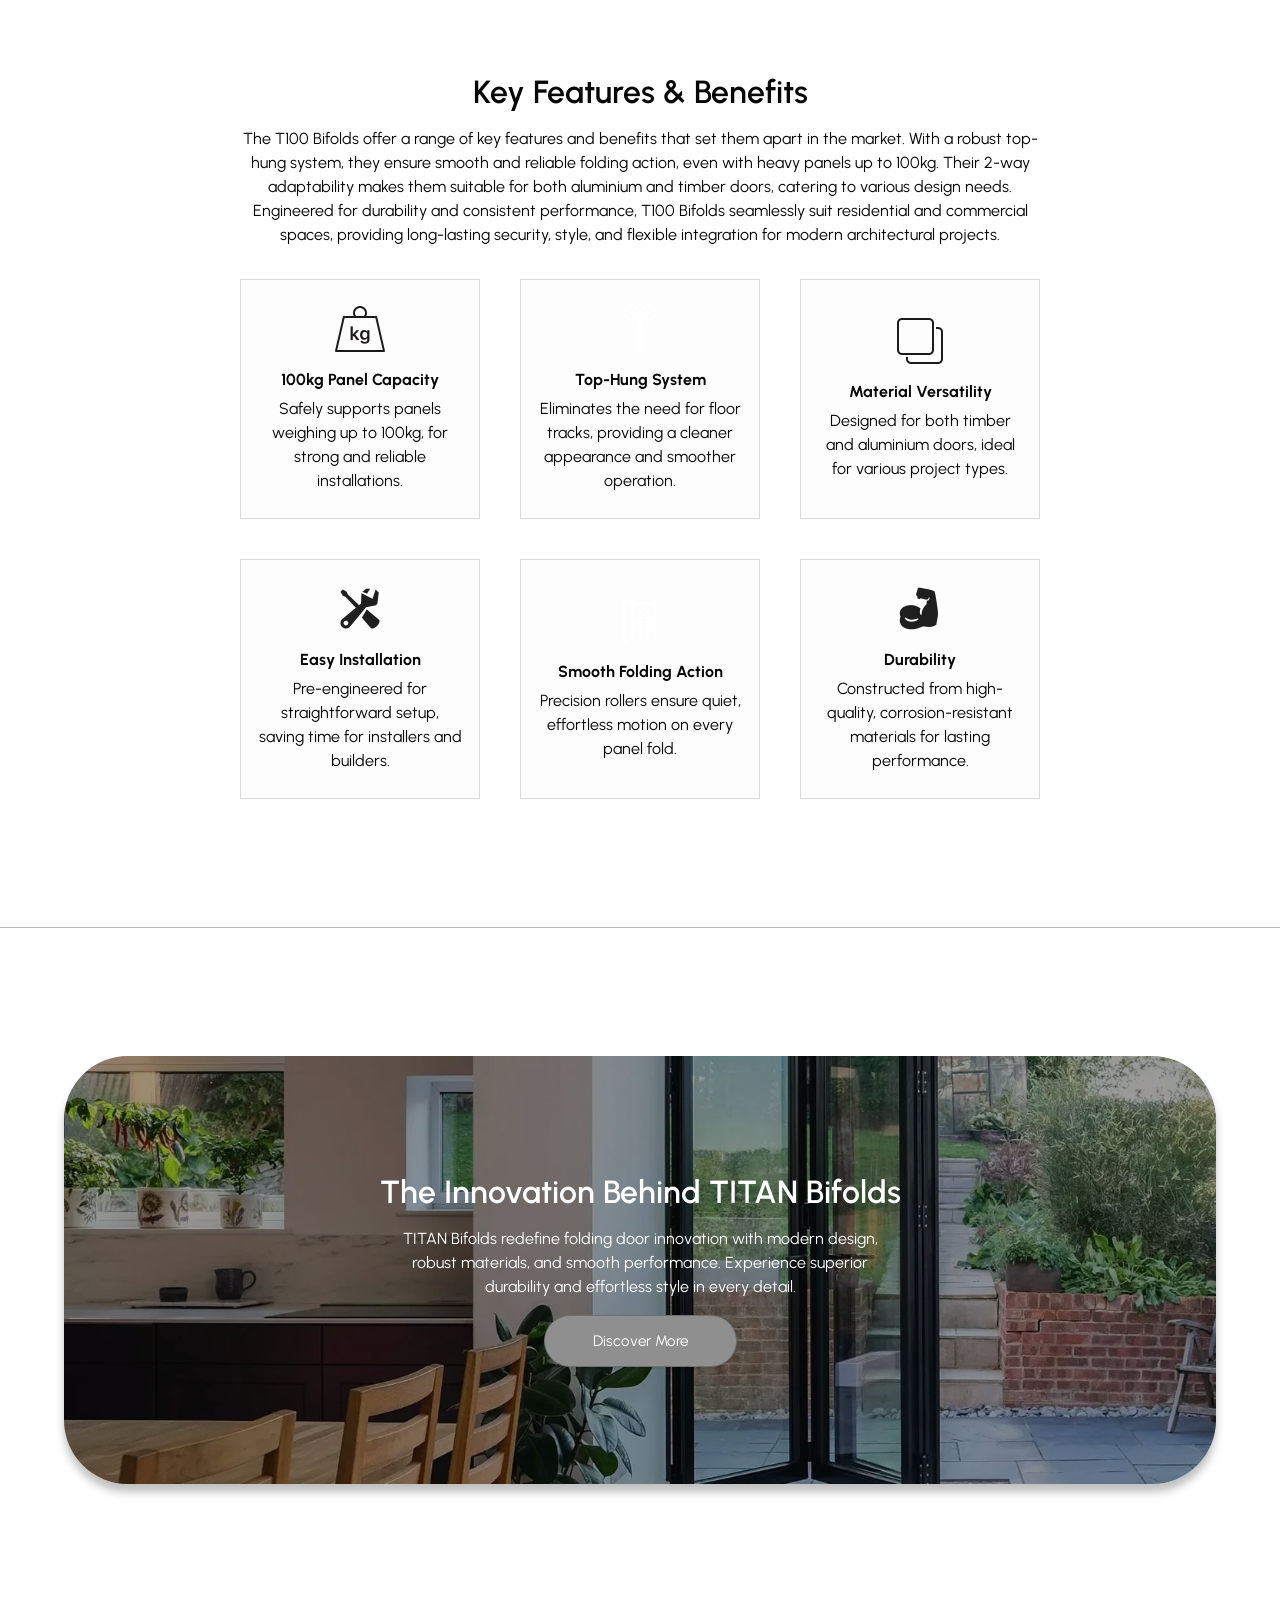
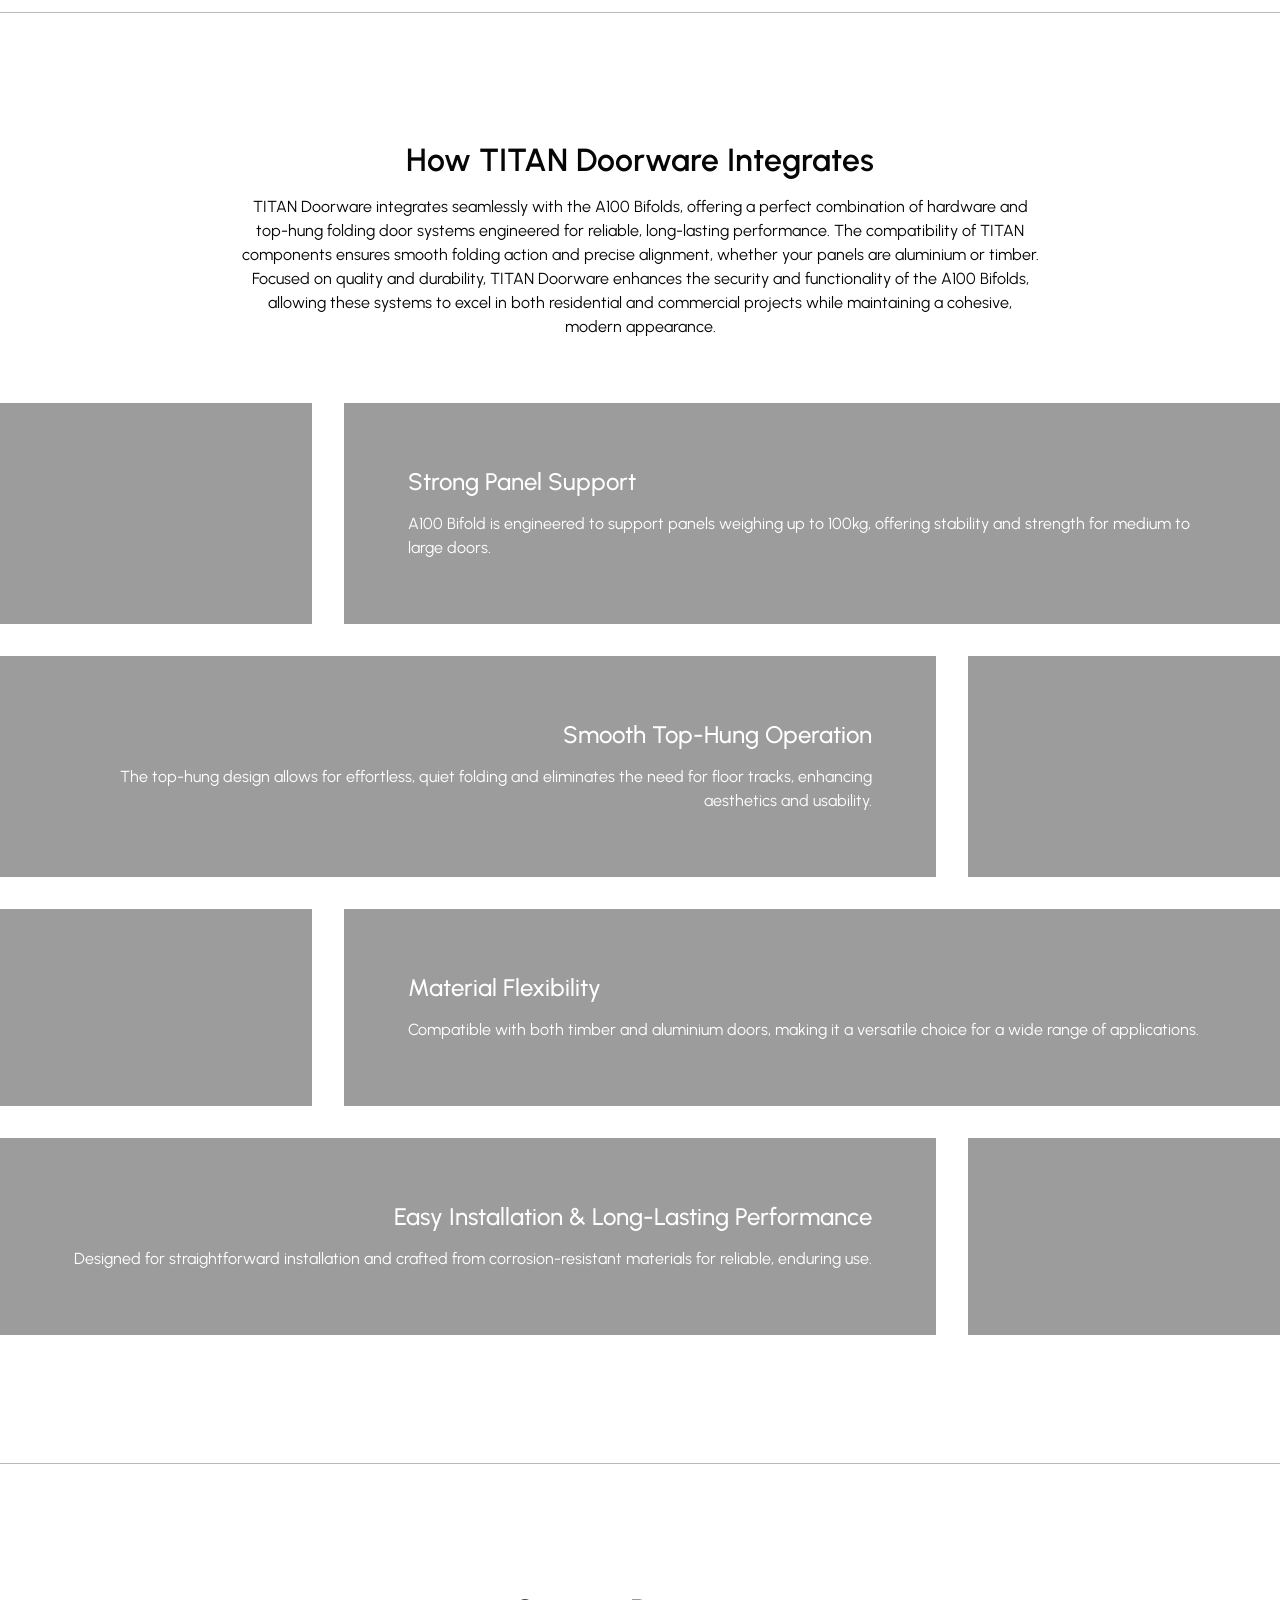
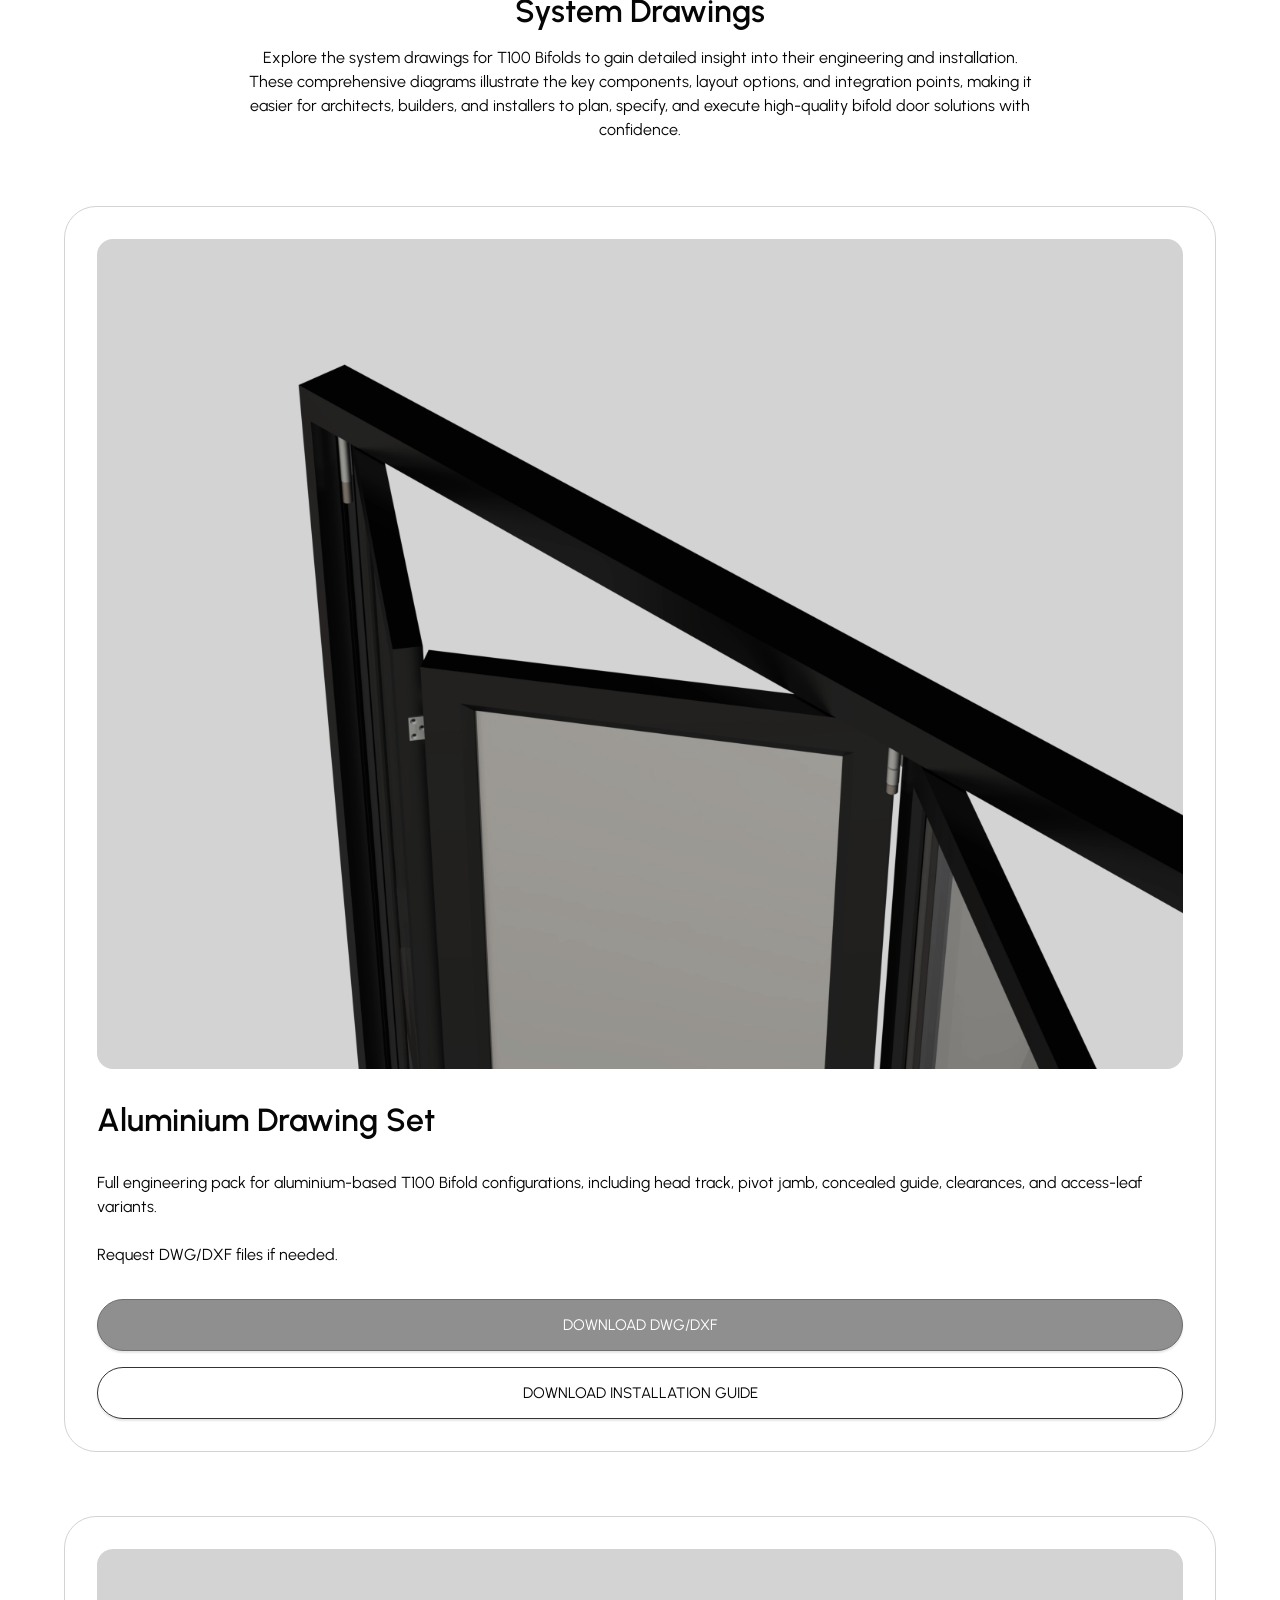
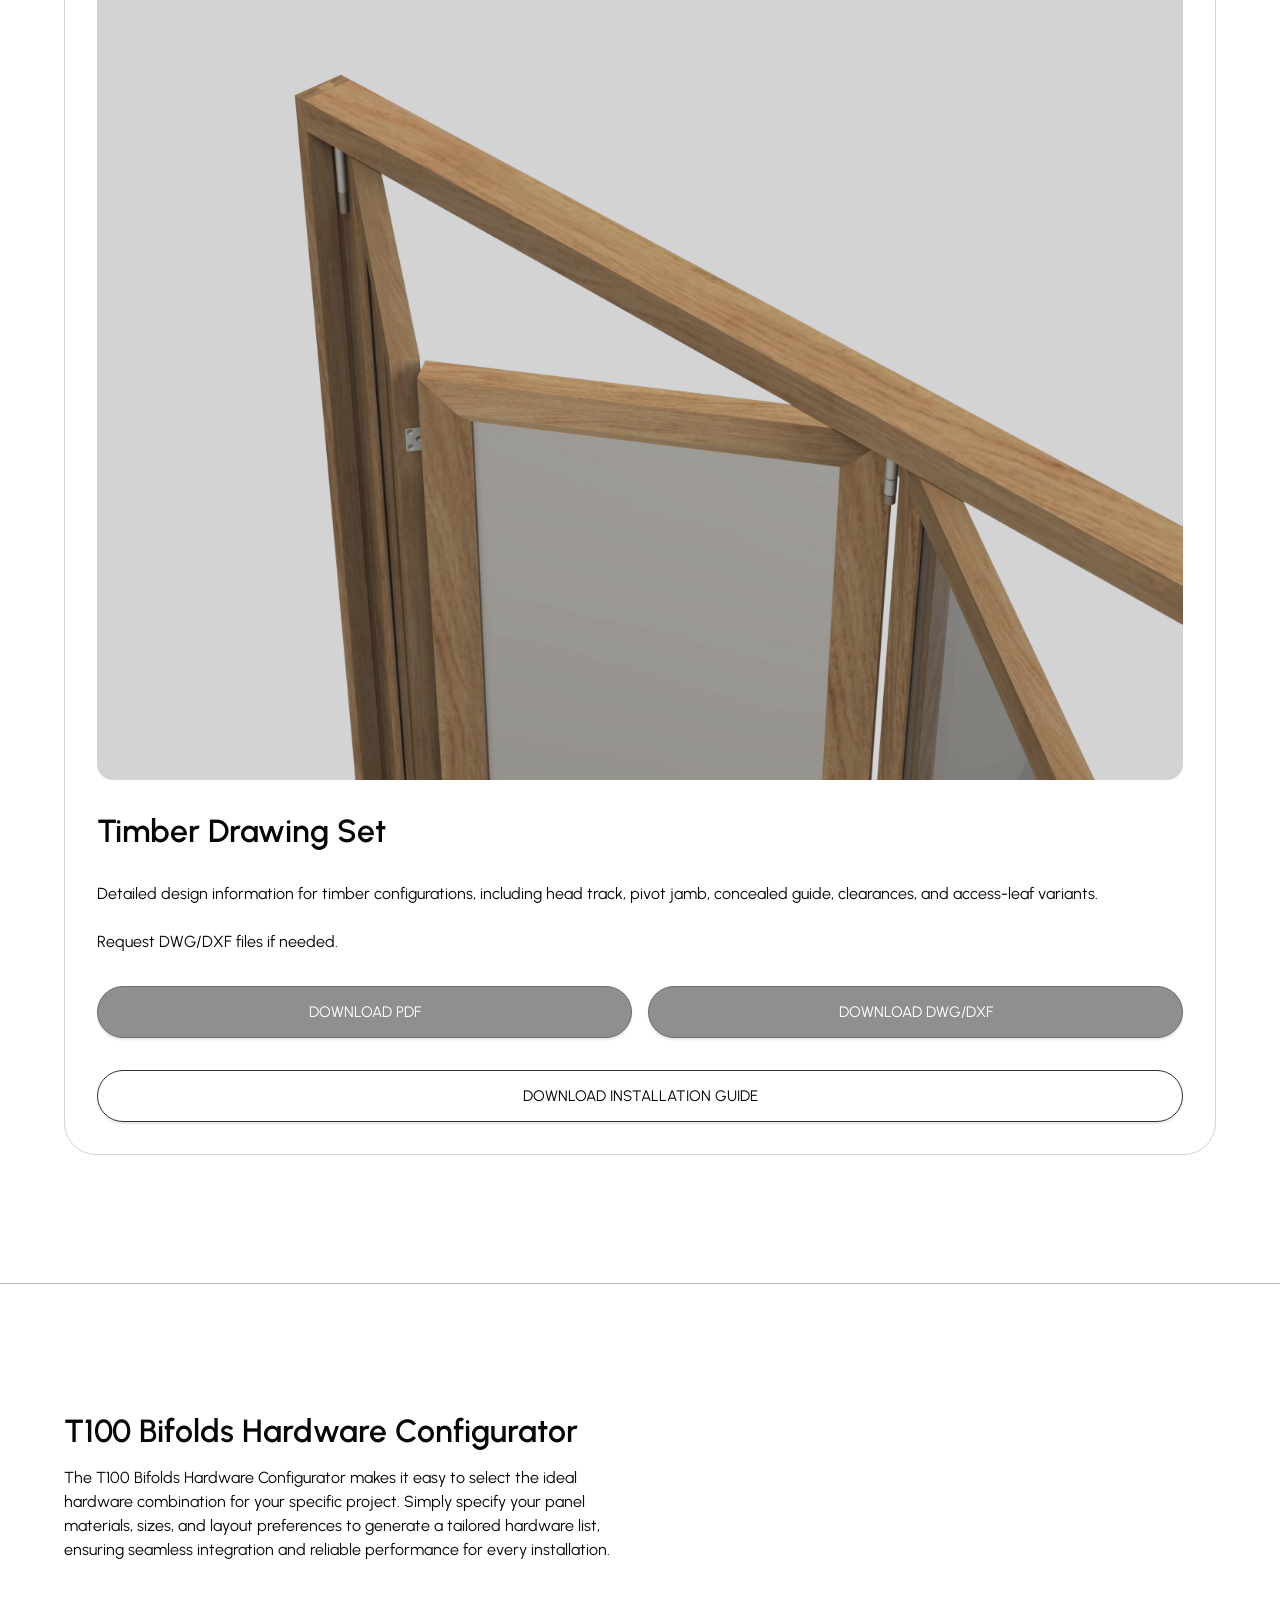
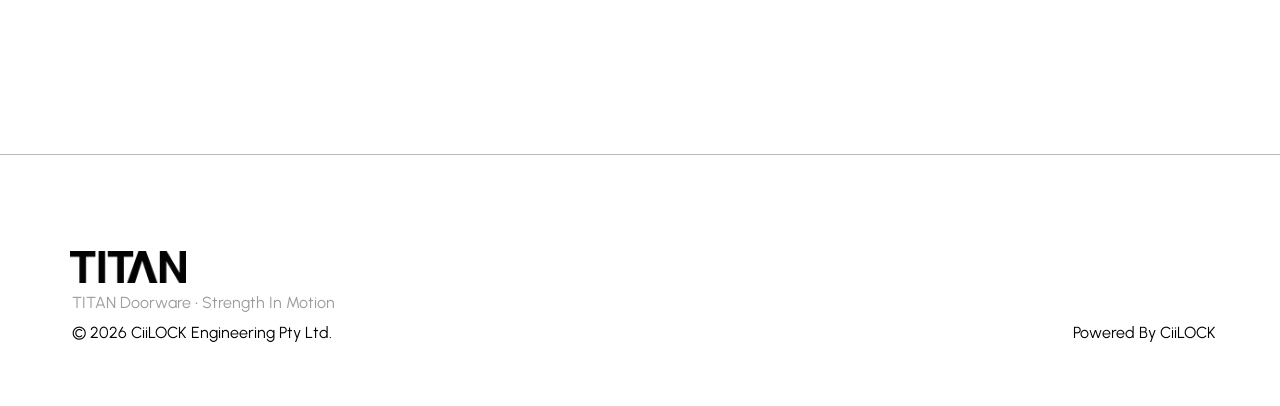
<file: a100-bifolds.html>
<!DOCTYPE html>
<html>
    <head>
        <meta charset="utf-8">
        <meta http-equiv="X-UA-Compatible" content="IE=edge">
        <title>A100 Bifolds</title>
        <link rel="preload" href="images/systems/folding.webp" as="image">
        <meta content="Explore the advanced engineering of TITAN A100 Bifolds. Featuring top-hung folding operation and supporting panels up to 100kg, A100 slider doorware offers lasting reliability and style for both residential and commercial spaces."
        name="description">
        <meta content="TITAN A100 Bifolds – Top-Hung Folding Door Solutions" property="og:title">
        <meta content="Explore the advanced engineering of TITAN A100 Bifolds. Featuring top-hung folding operation and supporting panels up to 100kg, A100 slider doorware offers lasting reliability and style for both residential and commercial spaces."
        property="og:description">
        <meta content="TITAN A100 Bifolds – Top-Hung Folding Door Solutions" property="twitter:title">
        <meta content="Explore the advanced engineering of TITAN A100 Bifolds. Featuring top-hung folding operation and supporting panels up to 100kg, A100 slider doorware offers lasting reliability and style for both residential and commercial spaces."
        property="twitter:description">
        <meta name="viewport" content="width=device-width, initial-scale=1">
        <link rel="preconnect" href="https://fonts.googleapis.com">
        <link rel="preconnect" href="https://fonts.gstatic.com" crossorigin>
        <link href="https://fonts.googleapis.com/css2?family=DM+Sans:ital,opsz,wght@0,9..40,100..1000;1,9..40,100..1000&family=Urbanist:ital,wght@0,100..900;1,100..900&display=swap" rel="stylesheet">
        <link rel="stylesheet" href="css/font.css">
        <link rel="stylesheet" href="css/side.menu.css">
        <link rel="stylesheet" href="css/nav.css">
        <link rel="stylesheet" href="css/flex.css">
        <link rel="stylesheet" href="css/container.css">
        <link rel="stylesheet" href="css/section.css">
        <link rel="stylesheet" href="css/body.css">
        <link rel="stylesheet" href="css/hero.css">
        <link rel="stylesheet" href="css/line.css">
        <link rel="stylesheet" href="css/spacing.css">
        <link rel="stylesheet" href="css/gradient.css">
        <link rel="stylesheet" href="css/grid.css">
        <link rel="stylesheet" href="css/content.css">
        <link rel="stylesheet" href="css/button.css">
        <link rel="stylesheet" href="css/image.css">
    </head>
    <body>

        <section class="a100-bifolds hero">

            <div class="container">
                <nav>
                    <div class="flex-row center">
                        <div>
                            <ul>
                                <li class="products-trigger">PRODUCTS<div class="dropdown-arrow">▼</div></li>
                                <li><a href="design-inspirations.html">DESIGN INSPIRATIONS</a></li>
                                <li><a href="about-titan.html">ABOUT TITAN</a></li>
                                <li><a href="contact-us.html">CONTACT US</a></li>
                            </ul>
                        </div>
                        <div class="row">
                            <a href="index.html"><div class="logo margin-vert-small"></div></a>
                            <div class="hamburger-wrapper">
                            <input type="checkbox" id="menu-toggle" class="menu-checkbox">
                            <label for="menu-toggle" class="hamburger-icon">
                                <span class="menuline"></span>
                                <span class="menuline"></span>
                            </label>

                            <div class="menu-overlay">
                                <nav class="mobile-nav">
                                    <div class="nav-item-wrapper">
                                        <input type="checkbox" id="projects-submenu" class="submenu-toggle">
                                        <label for="projects-submenu" class="submenu-label">Projects</label>
                                        
                                        <div class="submenu-content">
                                            <a href="t100-bifolds.html">T100 Bifolds</a>
                                            <a href="a100-bifolds.html">A100 Bifolds</a>
                                            <a href="t350-sliders.html">T350 Sliders</a>
                                            <a href="titan-doorware.html">Doorware</a>
                                        </div>
                                    </div>

                                    <a href="#">Design Inspirations</a>
                                    <a href="#">About</a>
                                    <a href="#">Contact</a>
                                </nav>
                            </div>
                        </div>
                        </div>
                    </div>
                </nav>   
            </div>

            <div class="line"></div>

            <div class="dropdown-menu">
            <div class="container content-space">
                <div class="dual-grid gap-4">

                    <div class="navbar">
                        <ul>
                            <li data-preview="one"><a href="t100-bifolds.html">T100 Bifolds</a></li>
                            <li data-preview="two"><a href="a100-bifolds.html">A100 Bifolds</a></li>
                            <li data-preview="three"><a href="t350-sliders.html">T350 Sliders</a></li>
                            <!-- <li data-preview="four"><a href="platform-integrated-bifolds.html">Platform Integrated Bifolds</a></li> -->
                            <li data-preview="four"><a href="titan-doorware.html">Doorware</a></li>
                        </ul>
                    </div>

                    <div class="preview">
                        <div class="preview one active"></div>
                        <div class="preview two"></div>
                        <div class="preview three"></div>
                        <div class="preview four"></div>
                        <div class="preview five"></div>
                    </div>

                </div>
            </div>
        </div>
            
            <div class="container content-space">

                <div class="hero content">

                    <div class="dual-grid top-text align-items-start">
                    <div class="hero-text">
                        A100 Bifolds
                    </div>
                    <p class="para">
                        The TITAN A100 Bifolds set a new benchmark for top-hung folding door systems, blending robust engineering with a sleek, contemporary design. Built for both residential and commercial spaces, the A100 series supports panels up to 100kg, offering exceptional reliability, smooth folding action, and long-lasting durability. With a focus on strength, security, and seamless integration, TITAN A100 Bifolds create wide openings that invite natural light and easily connect indoor and outdoor spaces, enhancing the look and functionality of any environment.
                    </p>
                    </div>

                        <div class="four-grid">

                            <div class="fact">
                                <div class="icon weight"></div>
                                <div class="med-text">100kg</div>
                                <p class="para">Maximum Panel Weight</p>
                            </div>
                            <div class="fact">
                                <div class="icon hung"></div>
                                <div class="med-text">Top Hung</div>
                                <p class="para">Stable Folding System</p>
                            </div>
                            <div class="fact">
                                <div class="icon folding"></div>
                                <div class="med-text">Folding</div>
                                <p class="para">Smooth, Space-Saving Operation</p>
                            </div>
                            <div class="fact">
                                <div class="icon versatile"></div>
                                <div class="med-text">Dual</div>
                                <p class="para">Aluminium & Timber Compatible</p>
                            </div>
                            
                        </div>
                        
                            <div class="separator cut"></div>

                            <div class="row width-100 space-between margin-bot-2">
                                <a href="#grey" class="circle scroll-arrow"></a>
                                <a href="contact-us.html" class="btn">ENQUIRE NOW<div class="right-arrow">⟶</div></a>
                            </div>

                        </div>


                </div>

            </div>

            <div class="black-float-gradient"></div>
            
        </section> 
        
        
        <section class="grey" id="grey">
            <div class="dual-grid width-100 gap-4">
                    <div class="dark-grey">
                        <div class="med-text">Why A100 Bifolds?</div>
                    </div>
                    <div class="padding-right-4">
                        <p class="para">A100 Bifolds stand out for their robust engineering, smooth top-hung folding system, and compatibility with both aluminium and timber doors. Engineered for strength and seamless performance, they support panels weighing up to 100kg while delivering reliable, space-saving folding action. With versatile design options and proven durability for residential and commercial applications, A100 Bifolds combine reliability, style, and flexibility—making them an excellent choice for demanding door solutions.</p>
                    </div>
            </div>
        </section>

        <div class="line dark"></div>

        <section class="features">
        <div class="container content-space margin-vert-big">
            <div class="flex-column center">
                <div class="column text-center max-800">
                    <h1 class="heading">Key Features & Benefits</h1>
                    <p class="para">The T100 Bifolds offer a range of key features and benefits that set them apart in the market. With a robust top-hung system, they ensure smooth and reliable folding action, even with heavy panels up to 100kg. Their 2-way adaptability makes them suitable for both aluminium and timber doors, catering to various design needs. Engineered for durability and consistent performance, T100 Bifolds seamlessly suit residential and commercial spaces, providing long-lasting security, style, and flexible integration for modern architectural projects.</p>
                </div>
                <div class="three-col-grid max-800 margin-top-2">
                    <div class="box point col">
                        <div class="icon weight dark"></div>
                        <h4>100kg Panel Capacity</h4>
                        <p class="para">Safely supports panels weighing up to 100kg, for strong and reliable installations.</p>
                    </div>
                    <div class="box point col">
                        <div class="icon top-hung"></div>
                        <h4>Top-Hung System</h4>
                        <p class="para">Eliminates the need for floor tracks, providing a cleaner appearance and smoother operation.</p>
                    </div>
                    <div class="box point col">
                        <div class="icon material dark"></div>
                        <h4>Material Versatility</h4>
                        <p class="para">Designed for both timber and aluminium doors, ideal for various project types.</p>
                    </div>
                    <div class="box point col">
                        <div class="icon tool"></div>
                        <h4>Easy Installation</h4>
                        <p class="para">Pre-engineered for straightforward setup, saving time for installers and builders.</p>
                    </div>
                    <div class="box point col">
                        <div class="icon fold"></div>
                        <h4>Smooth Folding Action</h4>
                        <p class="para">Precision rollers ensure quiet, effortless motion on every panel fold.</p>
                    </div>
                    <div class="box point col">
                        <div class="icon durable"></div>
                        <h4>Durability</h4>
                        <p class="para">Constructed from high-quality, corrosion-resistant materials for lasting performance.</p>
                    </div>
                </div>
            </div>
        </div>
        </section>

        <div class="line dark"></div>

        <section class="products">
            <div class="container content-space margin-vert-big">
                <div class="column product-cta a100 text-center">
                        <h1 class="heading">The Innovation Behind TITAN Bifolds</h1>
                        <p class="para half">TITAN Bifolds redefine folding door innovation with modern design, robust materials, and smooth performance. Experience superior durability and effortless style in every detail.</p>
                        <a href="about-titan.html" class="btn filled">Discover More</a>
                    </div>
            </div>
        </section>

        <div class="line dark"></div>

        <section class="integrations">
            <div class="container content-space margin-vert-int">
                <div class="flex-column center">
                    <div class="column text-center max-800">
                        <h1 class="heading">How TITAN Doorware Integrates</h1>
                        <p class="para">TITAN Doorware integrates seamlessly with the A100 Bifolds, offering a perfect combination of hardware and top-hung folding door systems engineered for reliable, long-lasting performance. The compatibility of TITAN components ensures smooth folding action and precise alignment, whether your panels are aluminium or timber. Focused on quality and durability, TITAN Doorware enhances the security and functionality of the A100 Bifolds, allowing these systems to excel in both residential and commercial projects while maintaining a cohesive, modern appearance.</p>
                    </div>
                </div>
            </div>
                <div class="right dom-grid">
                    <div class="sect-1"></div>
                    <div class="sect-2">
                        <h2>Strong Panel Support</h2>
                        <p class="para">A100 Bifold is engineered to support panels weighing up to 100kg, offering stability and strength for medium to large doors.</p>
                    </div>
                </div>
                <div class="left dom-grid margin-top-2">
                    <div class="sect-1">
                        <h2>Smooth Top-Hung Operation</h2>
                        <p class="para">The top-hung design allows for effortless, quiet folding and eliminates the need for floor tracks, enhancing aesthetics and usability.</p>
                    </div>
                    <div class="sect-2"></div>
                </div>
                <div class="right dom-grid margin-top-2">
                    <div class="sect-1"></div>
                    <div class="sect-2">
                        <h2>Material Flexibility</h2>
                        <p class="para">Compatible with both timber and aluminium doors, making it a versatile choice for a wide range of applications.</p>
                    </div>
                </div>
                <div class="left dom-grid margin-top-2 margin-bot-8">
                    <div class="sect-1">
                        <h2>Easy Installation & Long-Lasting Performance</h2>
                        <p class="para">Designed for straightforward installation and crafted from corrosion-resistant materials for reliable, enduring use.</p>
                    </div>
                    <div class="sect-2"></div>
                </div>
        </section>

        <div class="line dark"></div>

        <section class="system-drawings">
            <div class="container content-space margin-vert-big">
                <div class="flex-column center">
                    <div class="column text-center max-800">
                        <h1 class="heading">System Drawings</h1>
                        <p class="para">Explore the system drawings for T100 Bifolds to gain detailed insight into their engineering and installation. These comprehensive diagrams illustrate the key components, layout options, and integration points, making it easier for architects, builders, and installers to plan, specify, and execute high-quality bifold door solutions with confidence.</p>
                    </div>
                    <div class="dual-grid margin-top-4 gap-4">
                        <div class="drawings">
                            <div class="view aluminium"></div>
                            <h1 class="heading">Aluminium Drawing Set</h1>
                            <p class="para">Full engineering pack for aluminium-based T100 Bifold configurations, including head track, pivot jamb, concealed guide, clearances, and access-leaf variants. <br><br>Request DWG/DXF files if needed.</p>
                            <div class="btn-container column">
                            <a download="dxf-dwg/Aluminium_DWG.zip" class="btn filled">DOWNLOAD DWG/DXF</a>
                            <a download="pdf/Install.pdf" class="btn dark">DOWNLOAD INSTALLATION GUIDE</a>
                            </div>
                        </div>
                        <div class="drawings">
                            <div class="view timber"></div>
                            <h1 class="heading">Timber Drawing Set</h1>
                            <p class="para">Detailed design information for timber configurations, including head track, pivot jamb, concealed guide, clearances, and access-leaf variants. <br><br>Request DWG/DXF files if needed.</p>
                            <div class="btn-container">
                                <a download="pdf/Timber System Drawings.pdf" class="btn filled">DOWNLOAD PDF</a>
                                <a download="dxf-dwg/Timber System Drawings.DXF" class="btn filled">DOWNLOAD DWG/DXF</a>
                            </div>
                            <a download="pdf/Install.pdf" class="btn width-100 dark">DOWNLOAD INSTALLATION GUIDE</a>
                        </div>
                    </div>
                </div>
            </div>
        </section>

        <div class="line dark"></div>

        <section class="hardware-configurator">
            <div class="container content-space margin-vert-big">
               <div class="column half">
                        <h1 class="heading">T100 Bifolds Hardware Configurator</h1>
                        <p class="para">The T100 Bifolds Hardware Configurator makes it easy to select the ideal hardware combination for your specific project. Simply specify your panel materials, sizes, and layout preferences to generate a tailored hardware list, ensuring seamless integration and reliable performance for every installation.</p>
                </div> 
                <div class="config">
                    
                </div>
            </div>
        </section>

        <footer>
        <div class="container content-space margin-vert">
            <div>
            <!-- <div class="flex-column collapse">
                <div>
                    <ul>
                        <li>PRODUCTS<div class="dropdown-arrow">▲</div></li>
                        <li><a href="design-inspirations.html">DESIGN INSPIRATIONS</a></li>
                        <li><a href="about-titan.html">ABOUT TITAN</a></li>
                        <li><a href="contact-us.html">CONTACT US</a></li>
                    </ul>
                </div>
            </div> -->

            <div class="flex-row margin-top-2">

                <div class="flex-column gap-small">
                    <a href="index.html" class="logo dark"></a>
                    <p class="left-indent">TITAN Doorware • Strength In Motion</p>
                    <div class="year left-indent"></div>
                </div>

                <div class="flex-column align-flex-end">
                    <a href="/" class="powered-by">Powered By CiiLOCK</a>
                </div>

            </div>

            </div>
        </div>
        </footer>
        
    </body>

    <script src="js/collapse.hero.js"></script>
    <script src="js/get.year.js"></script>
    <script src="js/scroll.refresh.js"></script>
    <script src="js/dropdown.menu.js"></script>
    <script src="js/preview.drop.js"></script>
    <script src="js/text.animation.js"></script>
    <script src="js/scroll.to.arrow.js"></script>
    
</html>
</file>
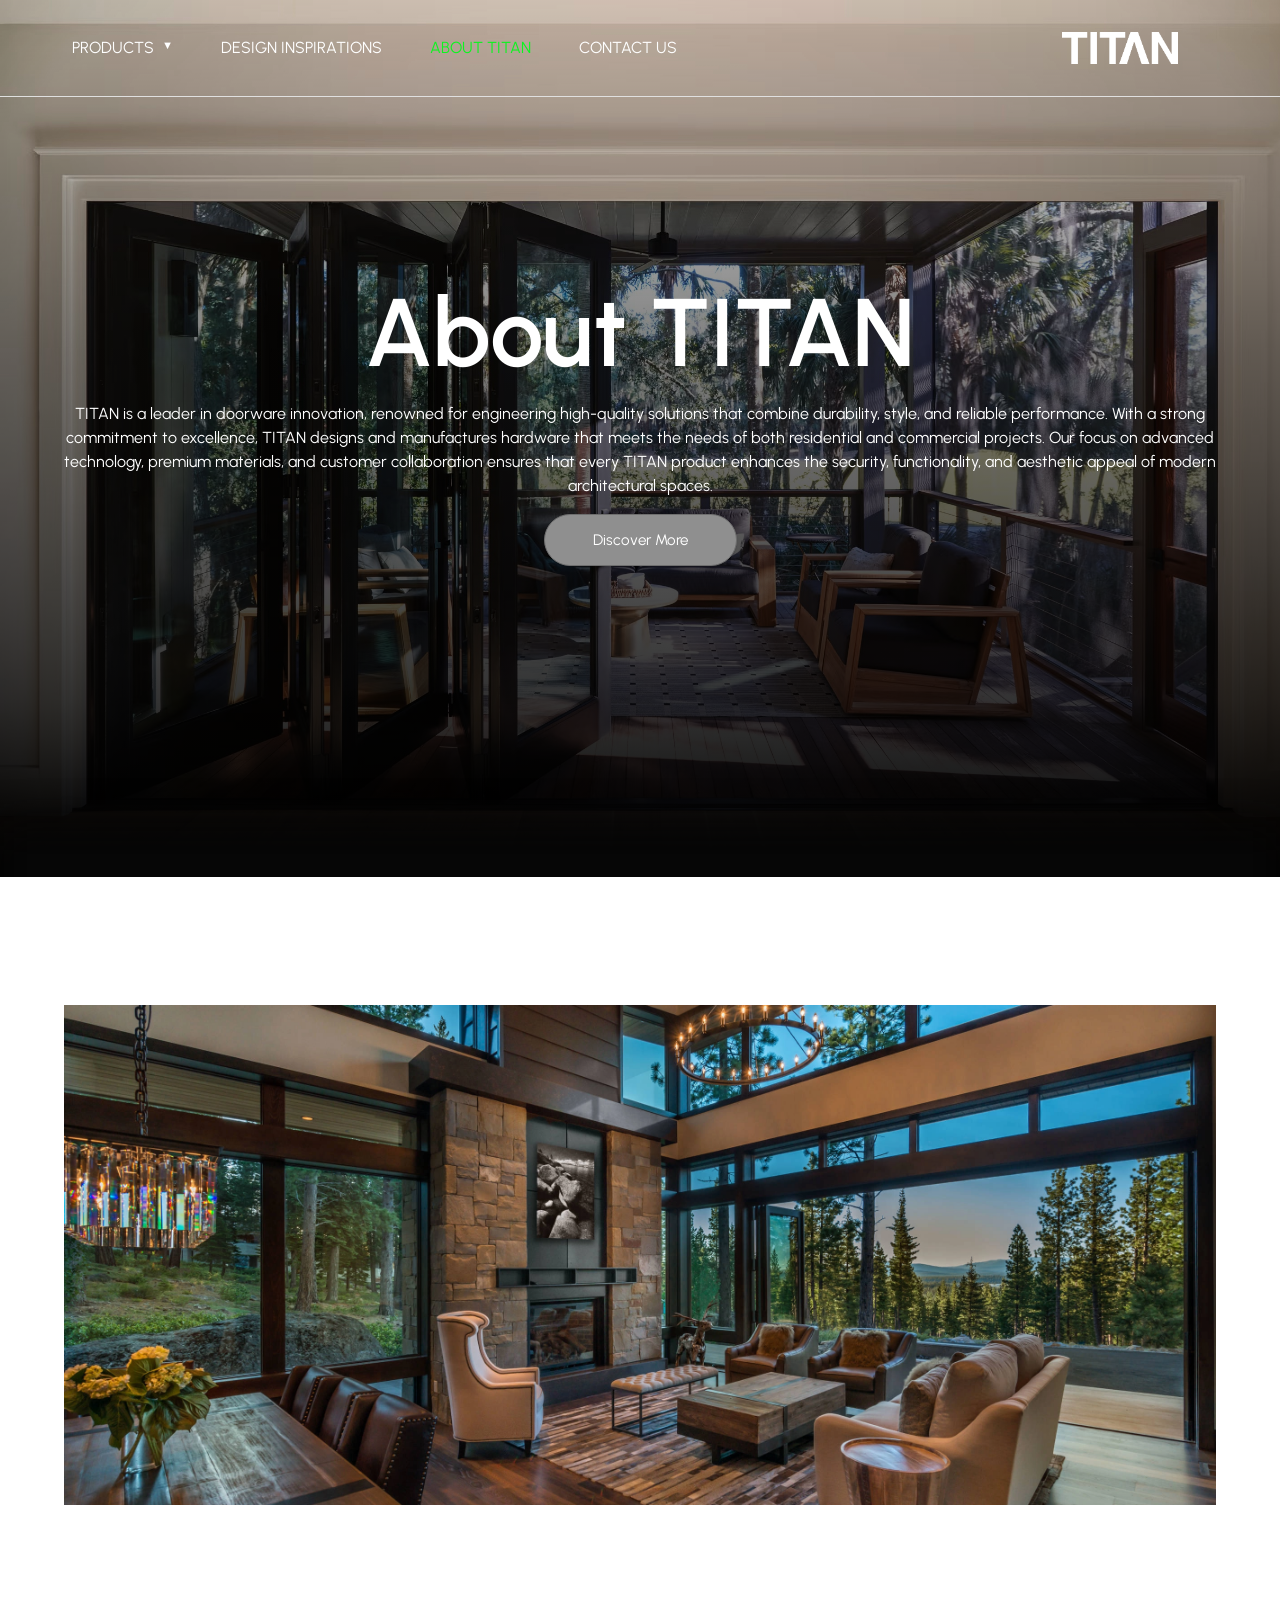
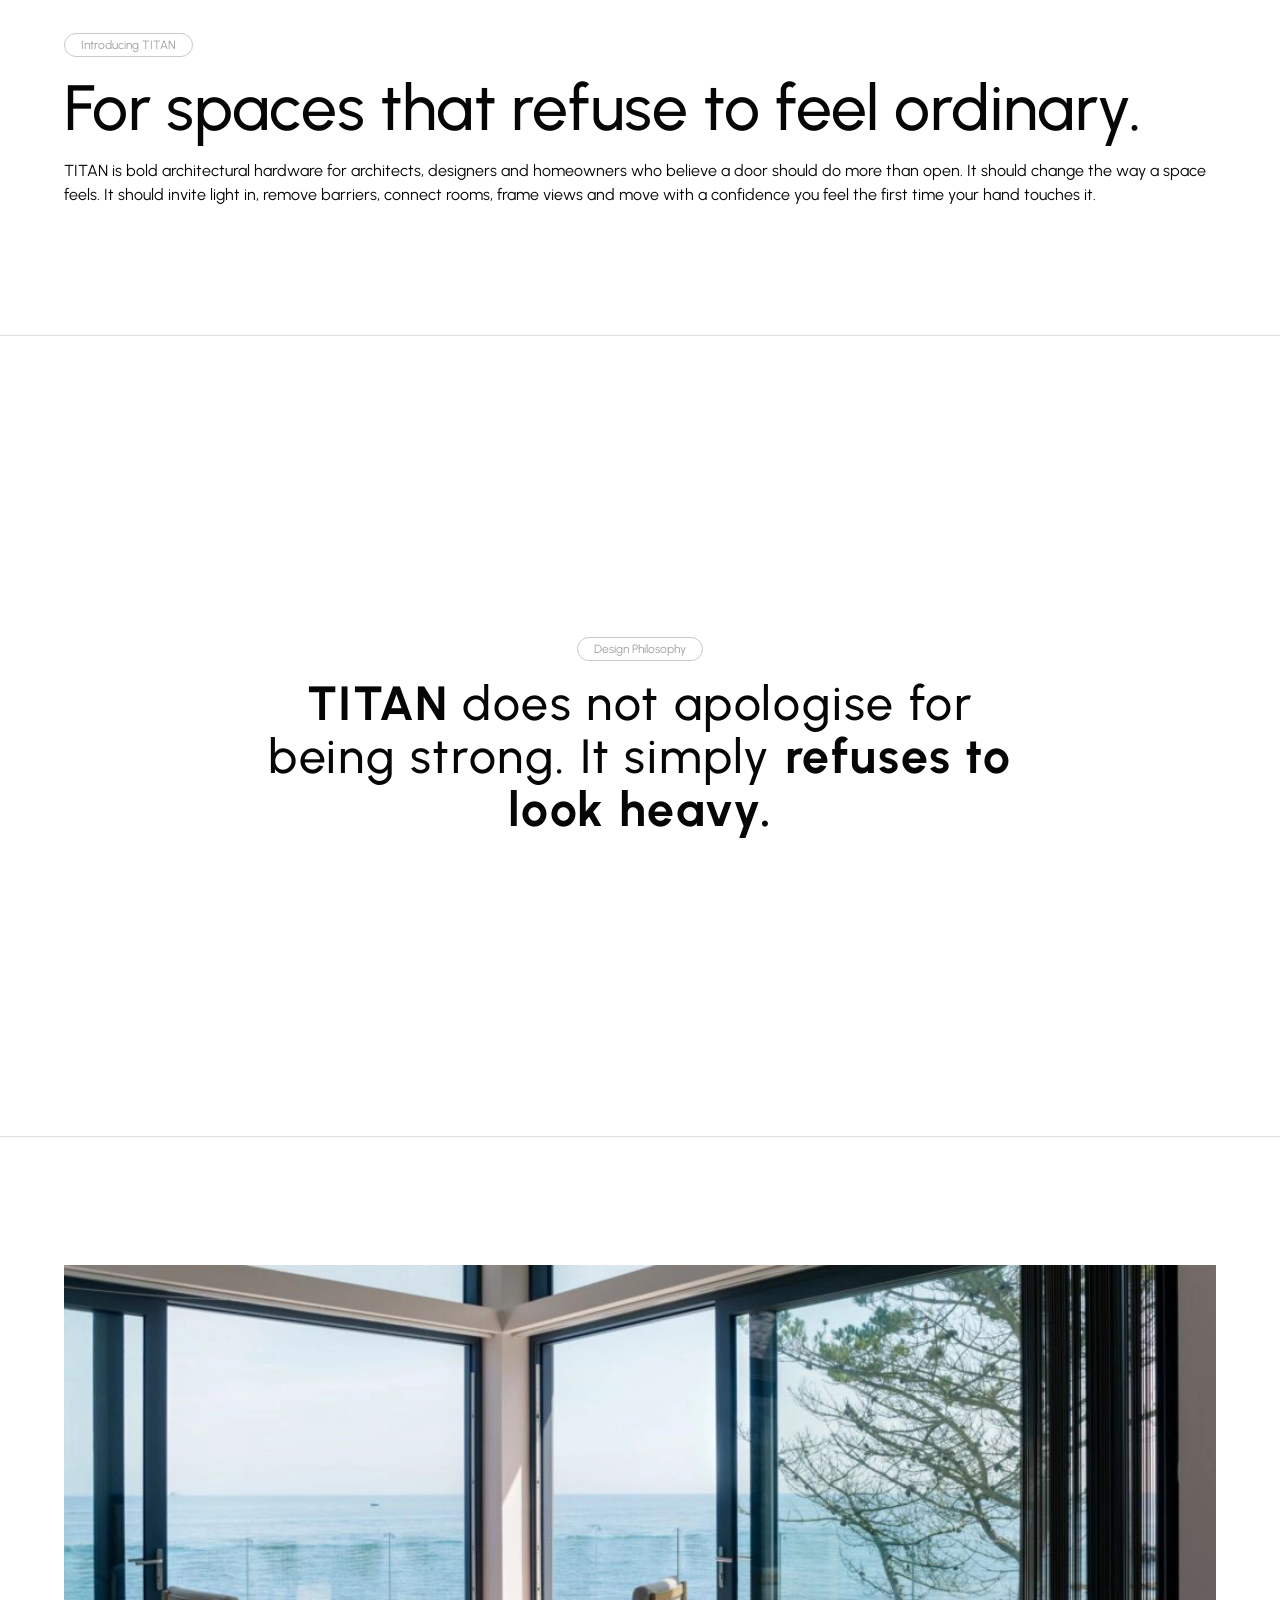
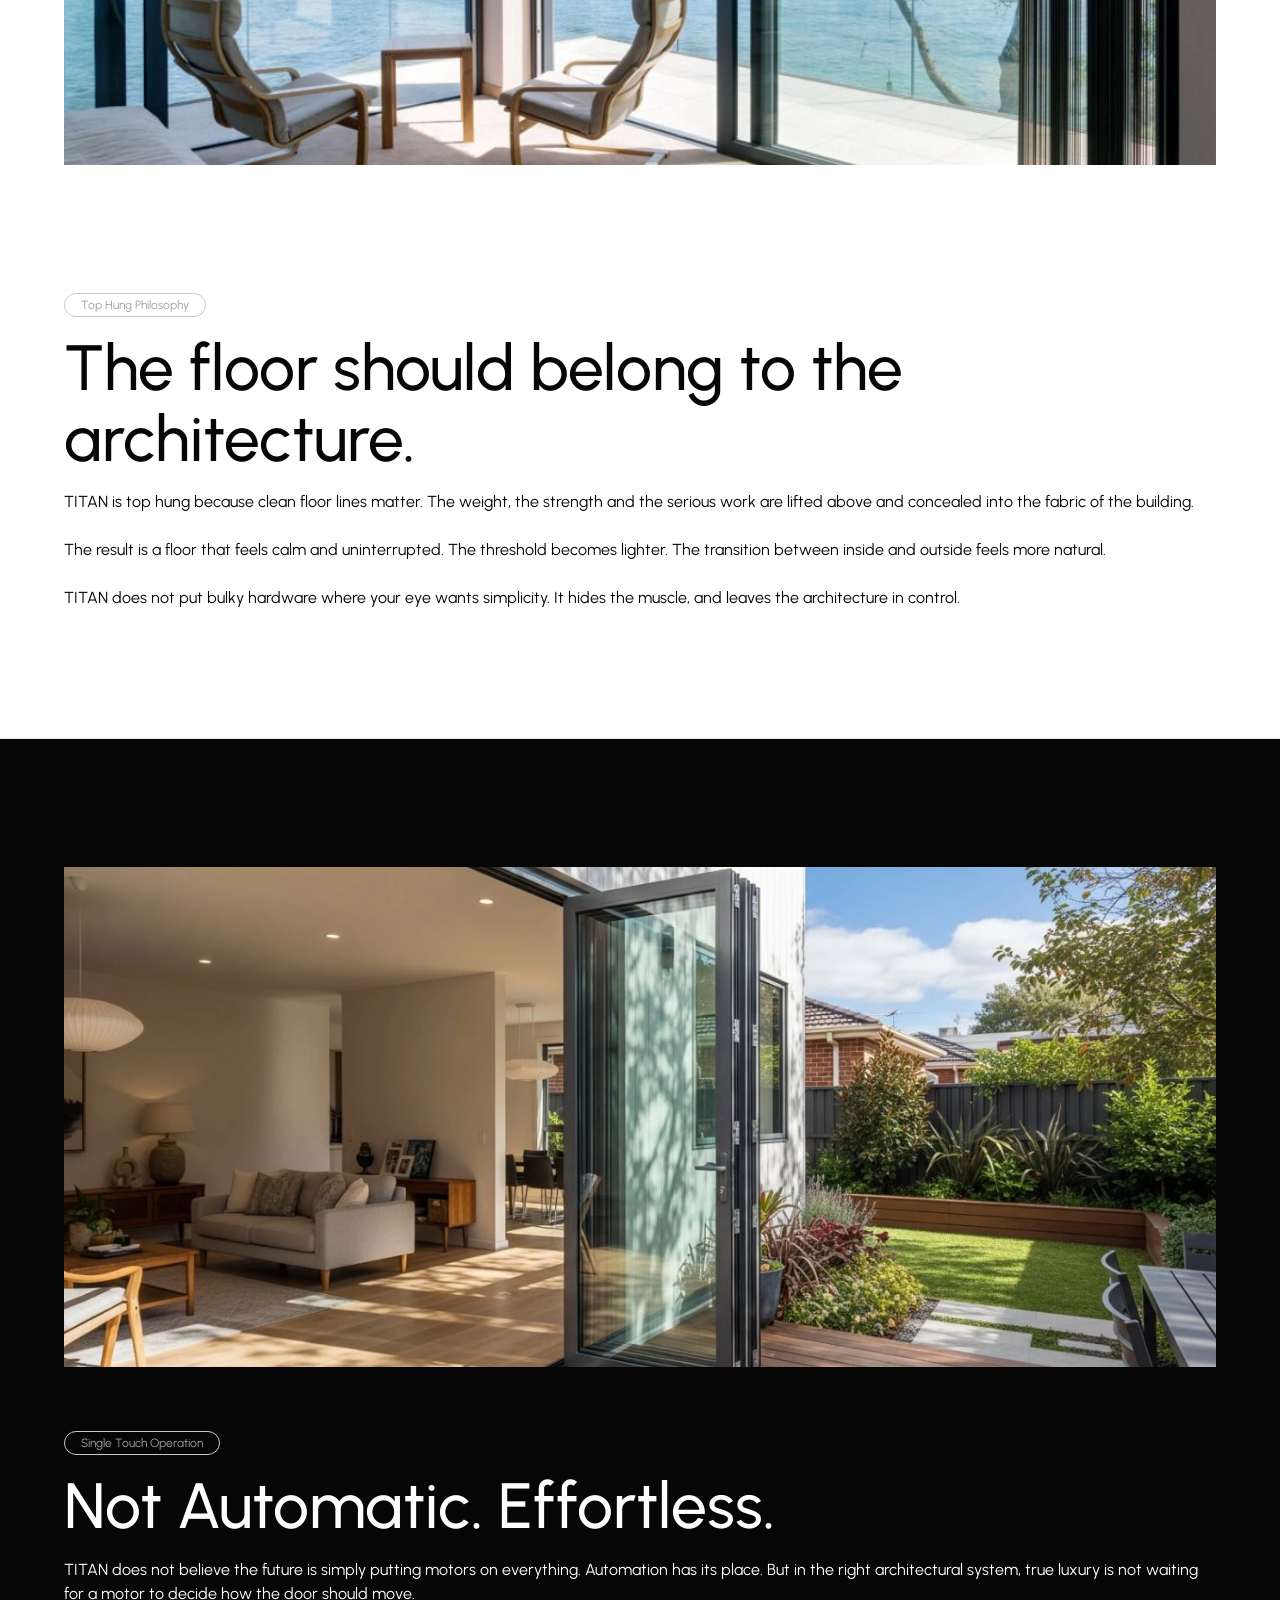
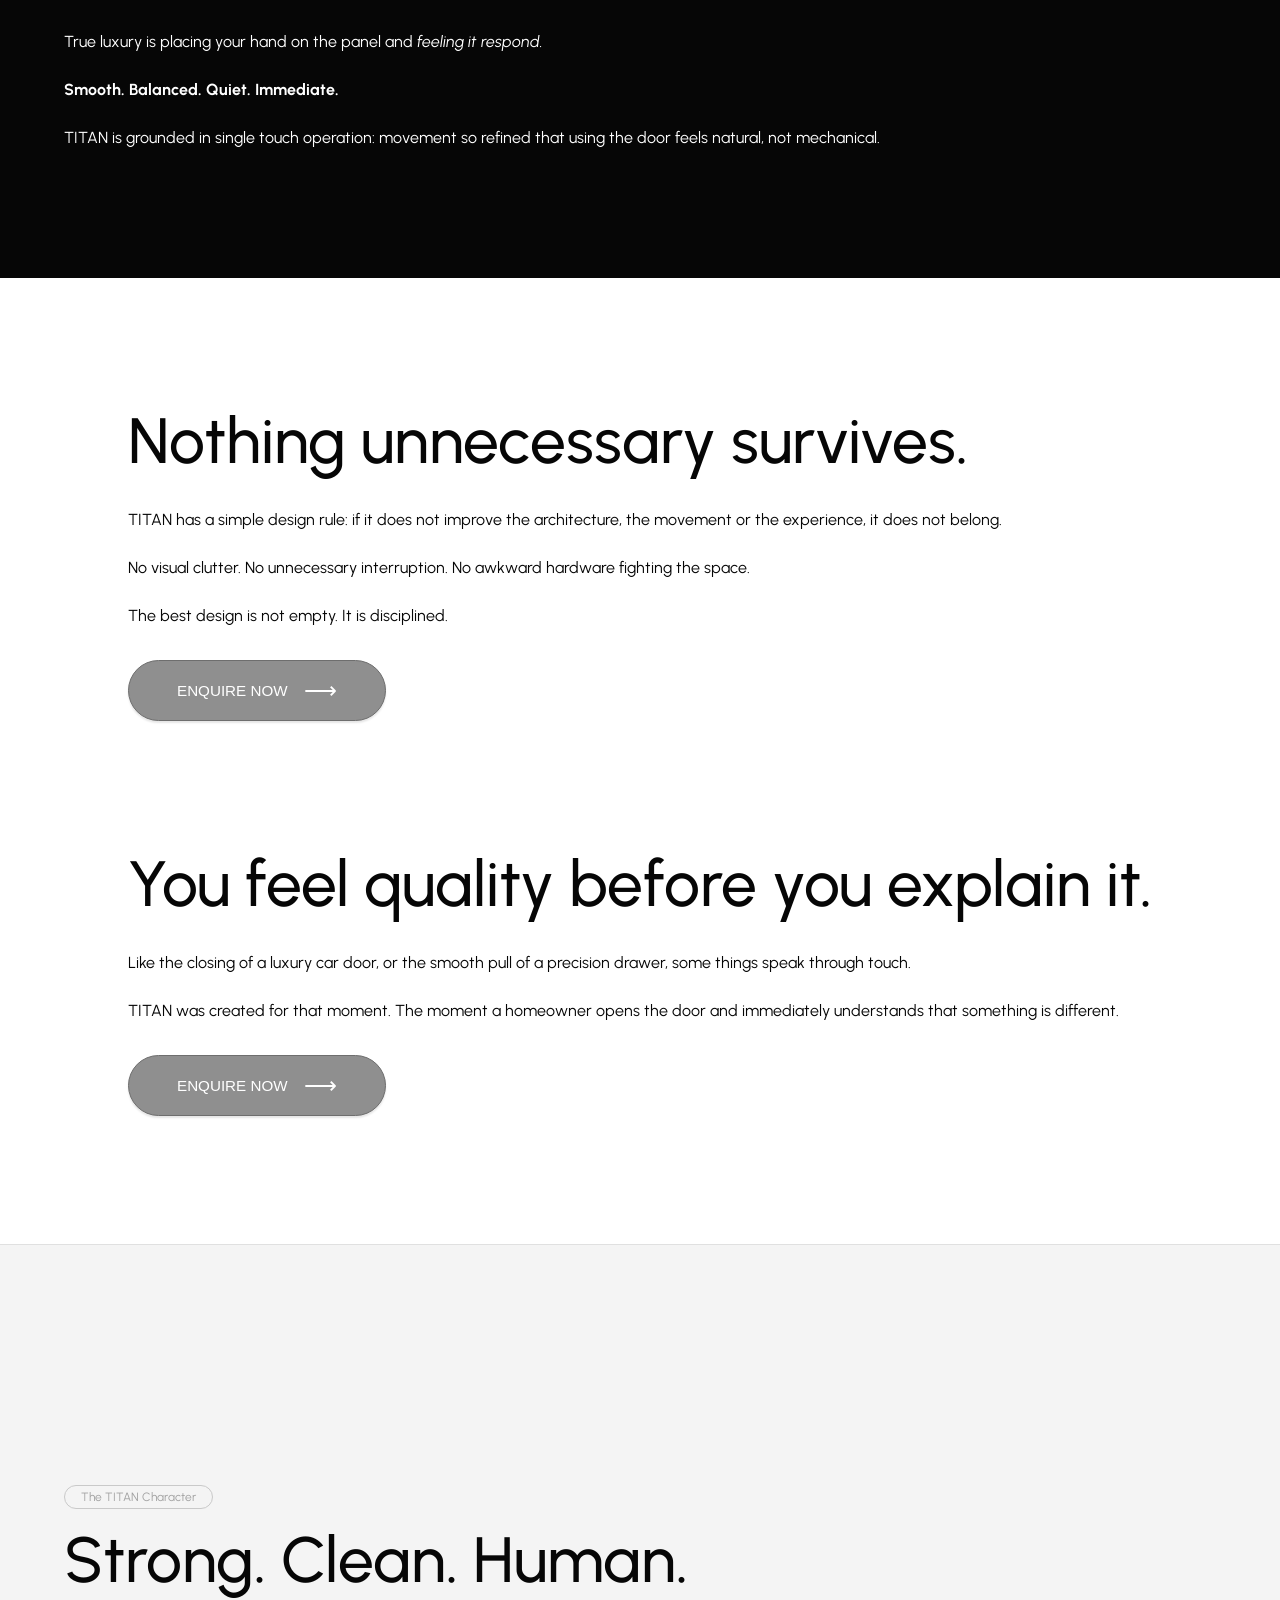
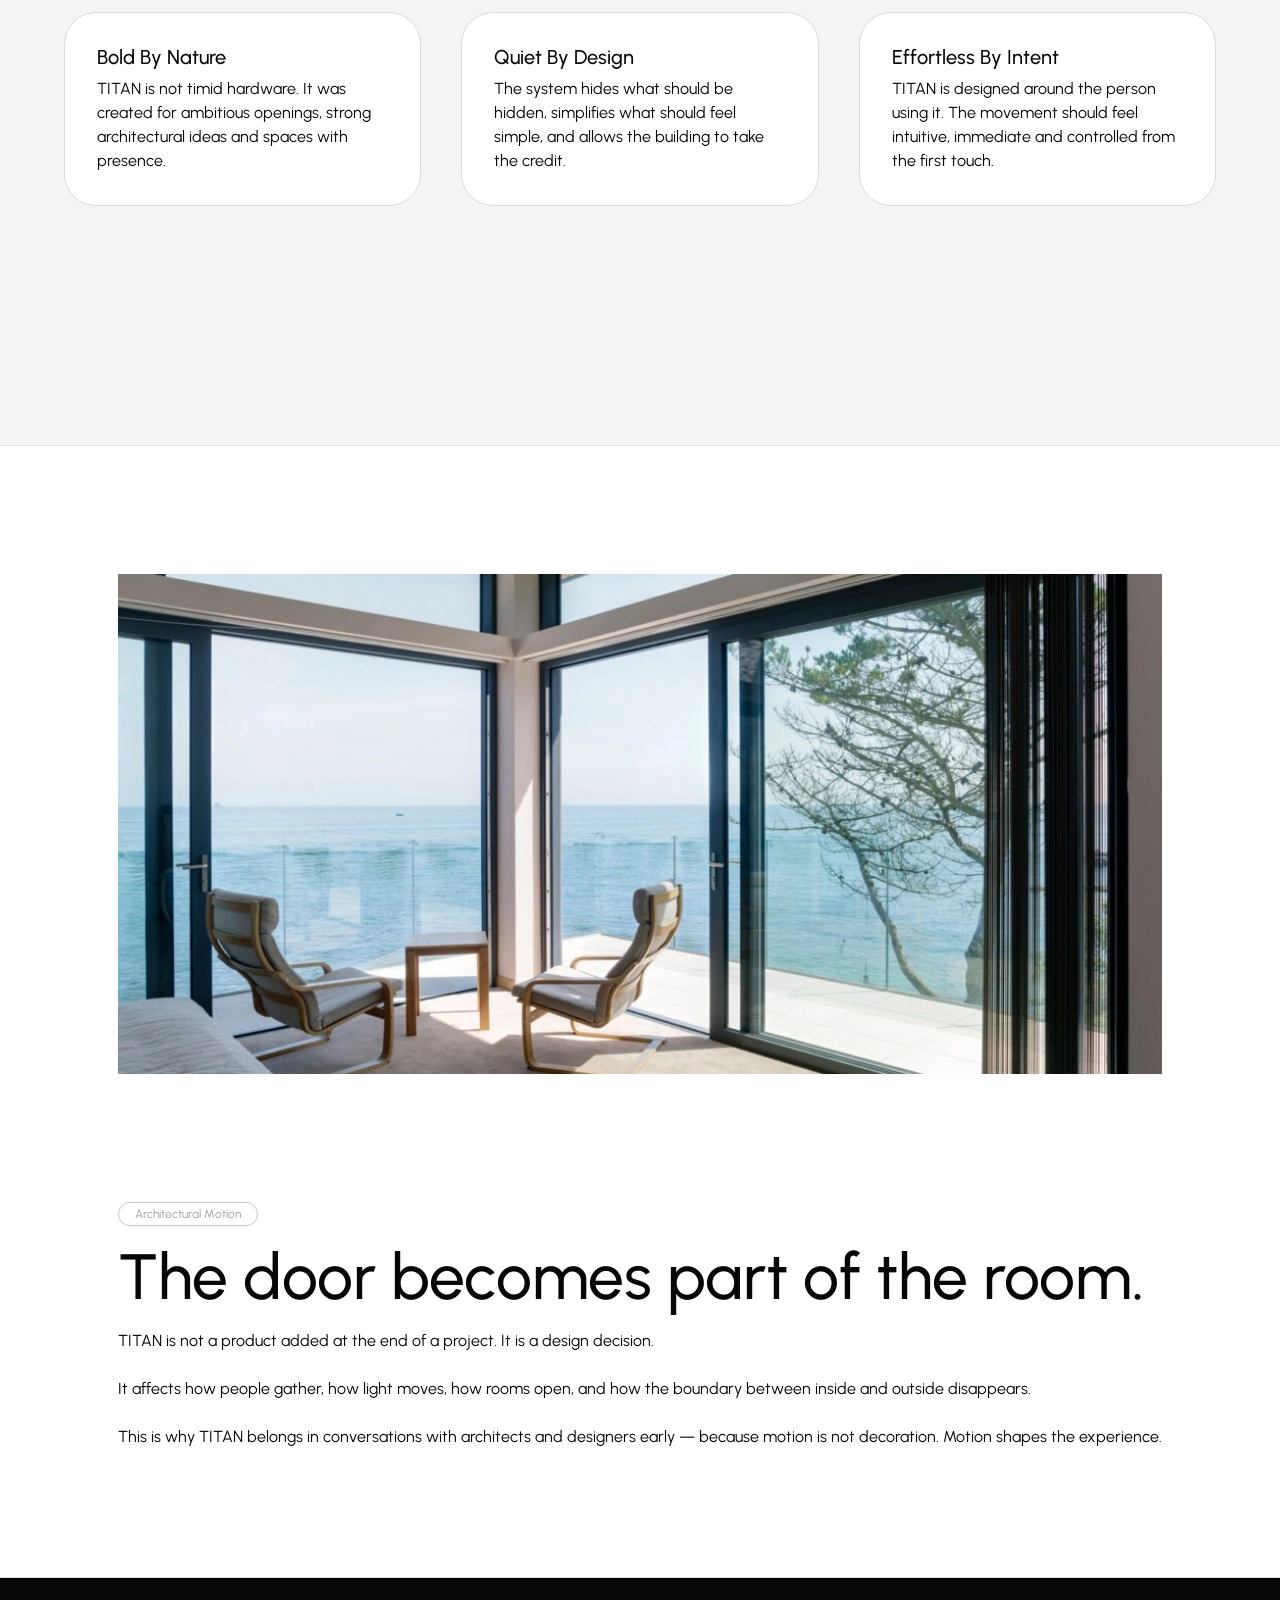
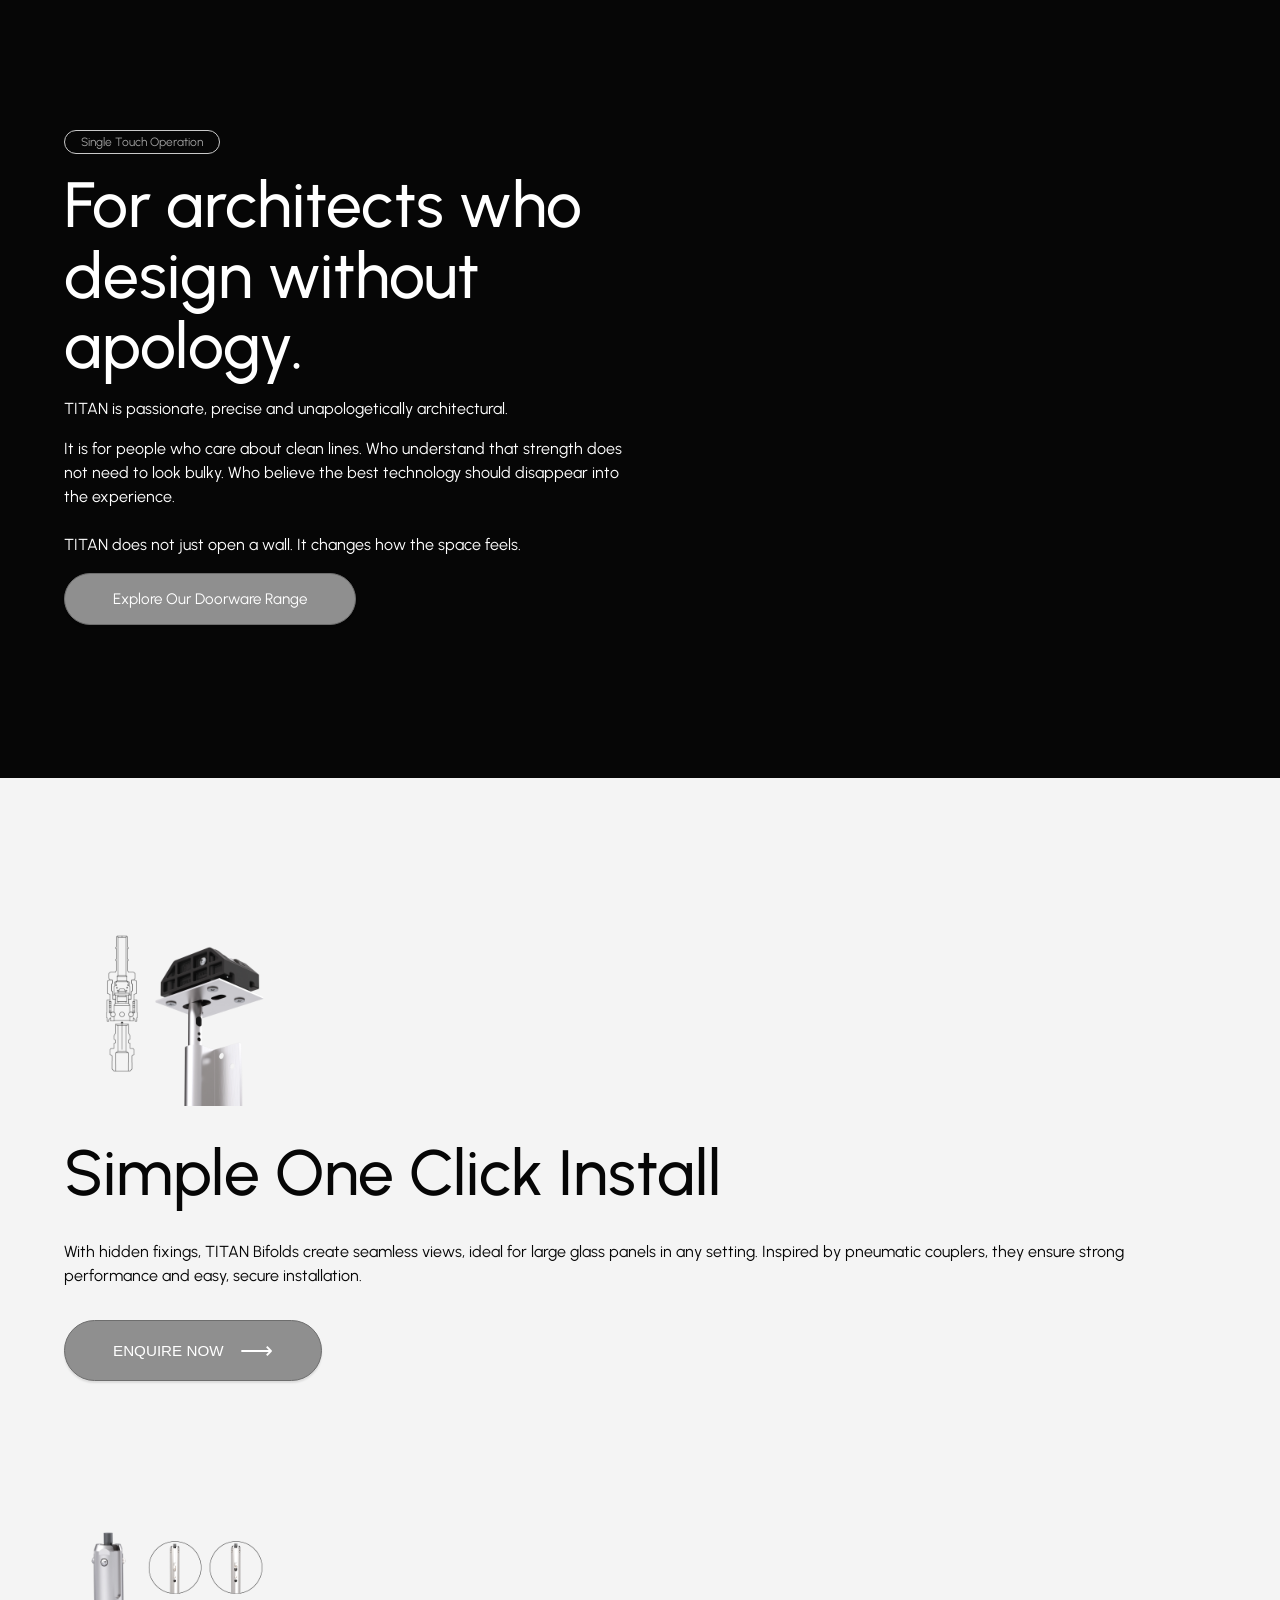
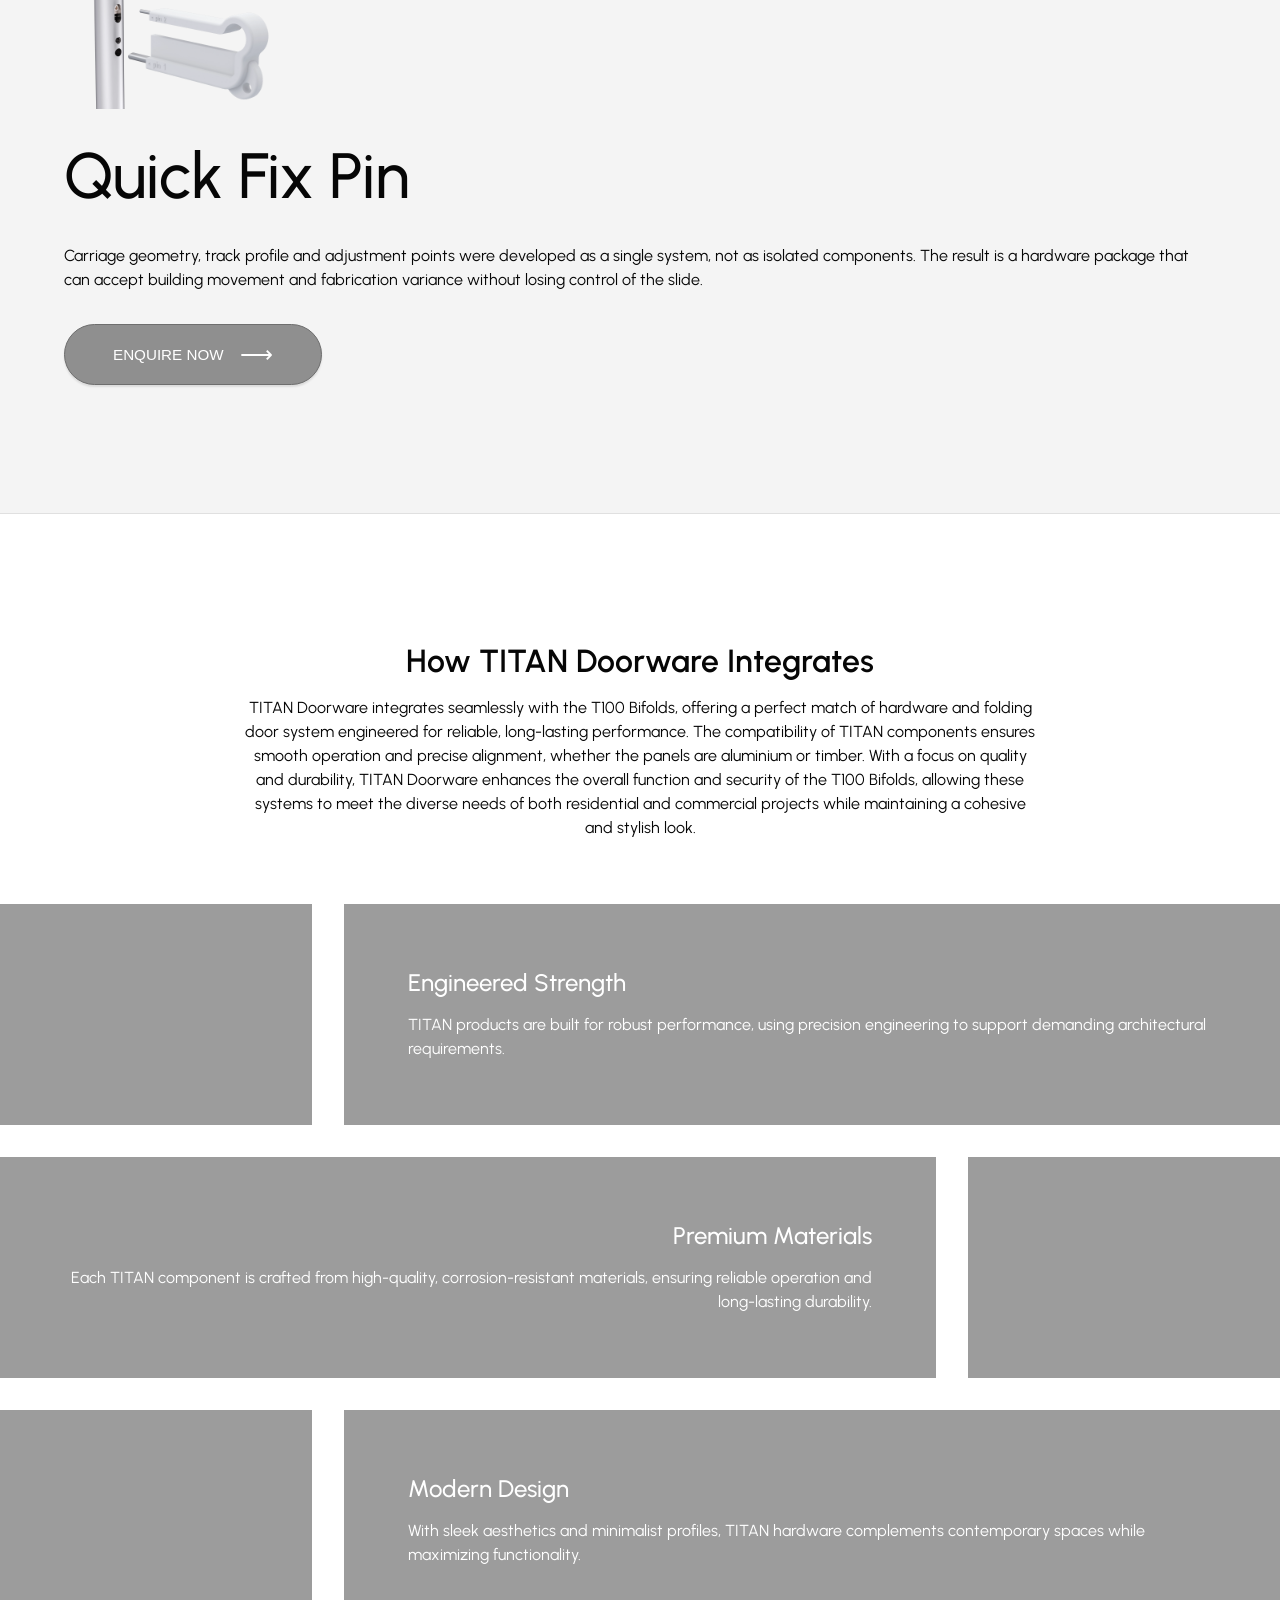
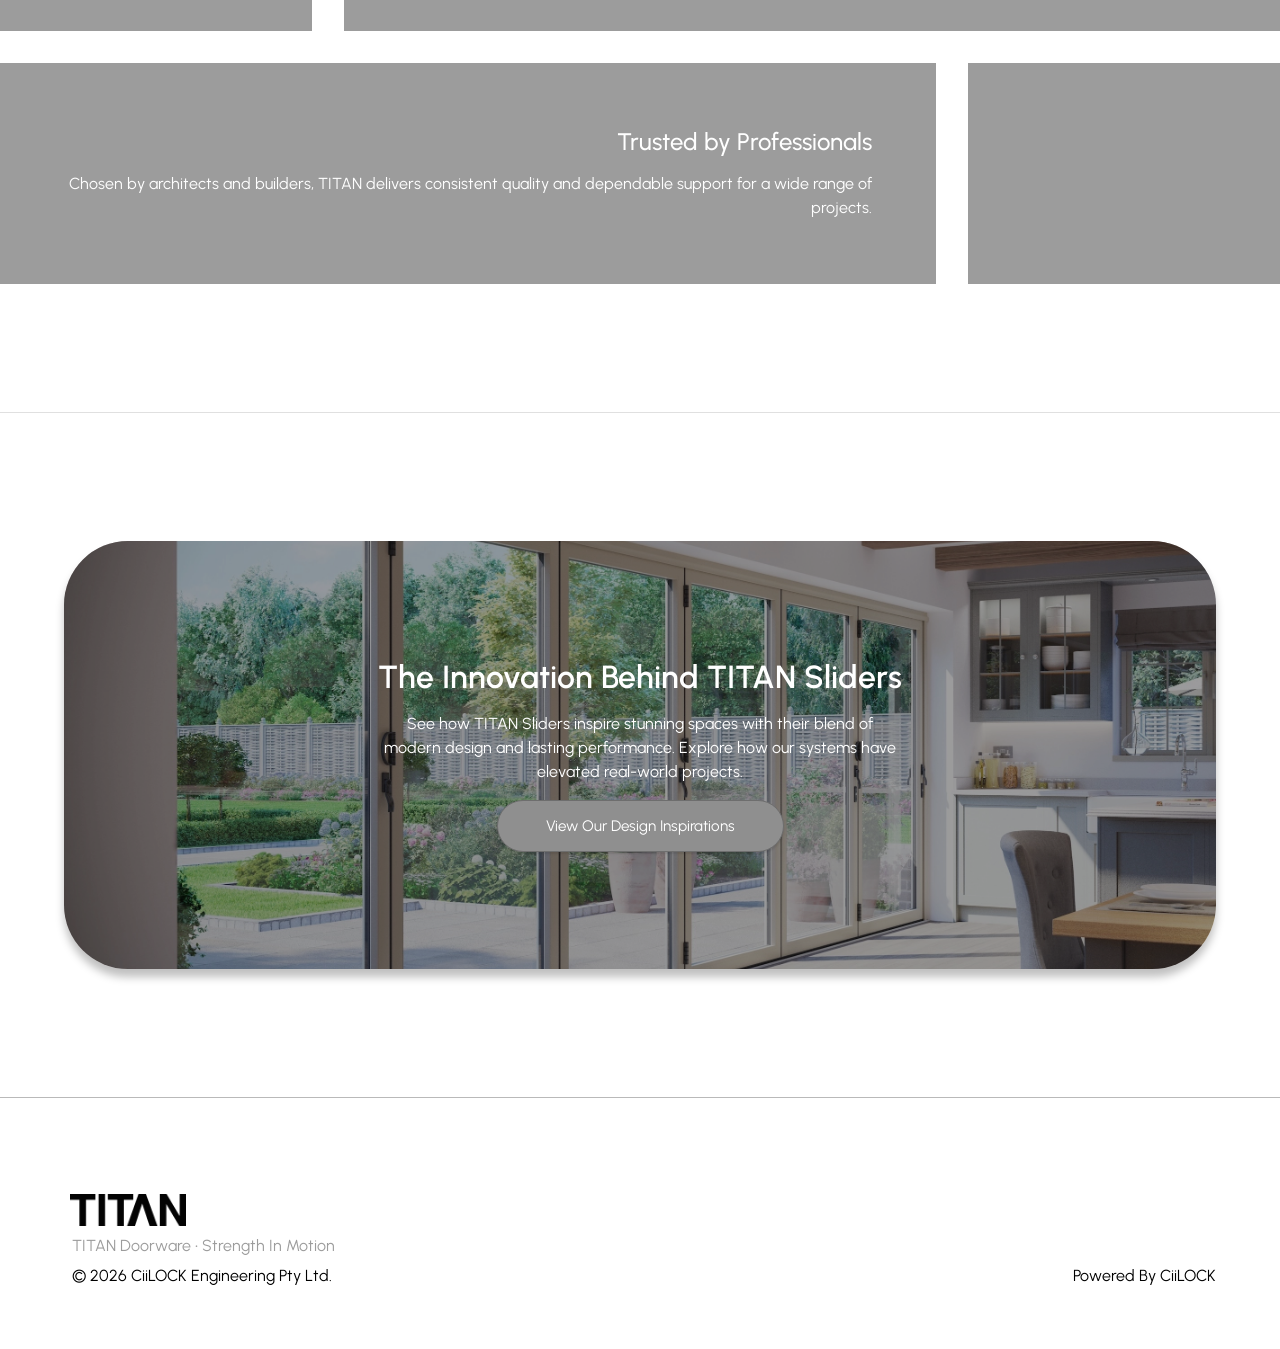
<file: about-titan.html>
<!DOCTYPE html>
<html>
    <head>
        <meta charset="utf-8">
        <meta http-equiv="X-UA-Compatible" content="IE=edge">
        <title>About TITAN</title>
        <link rel="preload" href="images/systems/folding.webp" as="image">
        <meta content="Learn about TITAN, a leader in innovative and reliable doorware solutions. Discover our commitment to quality, engineering excellence, and how TITAN enhances door systems for residential and commercial spaces." 
        name="description">
        <meta content="About TITAN – Innovative Doorware Solutions" property="og:title">
        <meta content="Learn about TITAN, a leader in innovative and reliable doorware solutions. Discover our commitment to quality, engineering excellence, and how TITAN enhances door systems for residential and commercial spaces." 
        property="og:description">
        <meta content="About TITAN – Innovative Doorware Solutions" property="twitter:title">
        <meta content="Learn about TITAN, a leader in innovative and reliable doorware solutions. Discover our commitment to quality, engineering excellence, and how TITAN enhances door systems for residential and commercial spaces." 
        property="twitter:description">
        <meta name="viewport" content="width=device-width, initial-scale=1">
        <link rel="preconnect" href="https://fonts.googleapis.com">
        <link rel="preconnect" href="https://fonts.gstatic.com" crossorigin>
        <link href="https://fonts.googleapis.com/css2?family=DM+Sans:ital,opsz,wght@0,9..40,100..1000;1,9..40,100..1000&family=Urbanist:ital,wght@0,100..900;1,100..900&display=swap" rel="stylesheet">
        <link rel="stylesheet" href="css/font.css">
        <link rel="stylesheet" href="css/nav.css">
        <link rel="stylesheet" href="css/side.menu.css">
        <link rel="stylesheet" href="css/flex.css">
        <link rel="stylesheet" href="css/container.css">
        <link rel="stylesheet" href="css/section.css">
        <link rel="stylesheet" href="css/body.css">
        <link rel="stylesheet" href="css/hero.css">
        <link rel="stylesheet" href="css/line.css">
        <link rel="stylesheet" href="css/spacing.css">
        <link rel="stylesheet" href="css/gradient.css">
        <link rel="stylesheet" href="css/grid.css">
        <link rel="stylesheet" href="css/content.css">
        <link rel="stylesheet" href="css/button.css">
        <link rel="stylesheet" href="css/image.css">
    </head>
    <body>

        <section class="about-titan hero">

            <div class="container">
                <nav>
                    <div class="flex-row center">
                        <div class="navbar">
                            <ul>
                                <li class="products-trigger">PRODUCTS<div class="dropdown-arrow">▼</div></li>
                                <li><a href="design-inspirations.html">DESIGN INSPIRATIONS</a></li>
                                <li class="active">ABOUT TITAN</li>
                                <li><a href="contact-us.html">CONTACT US</a></li>
                            </ul>
                        </div>
                        <div class="row">
                            <a href="index.html"><div class="logo margin-vert-small"></div></a>
                            <div class="hamburger-wrapper">
                                <input type="checkbox" id="menu-toggle" class="menu-checkbox">
                                <label for="menu-toggle" class="hamburger-icon">
                                    <span class="menuline"></span>
                                    <span class="menuline"></span>
                                </label>

                                <div class="menu-overlay">
                                    <nav class="mobile-nav">
                                        <div class="nav-item-wrapper">
                                            <input type="checkbox" id="projects-submenu" class="submenu-toggle">
                                            <label for="projects-submenu" class="submenu-label">Projects</label>
                                            
                                            <div class="submenu-content">
                                                <a href="t100-bifolds.html">T100 Bifolds</a>
                                                <a href="a100-bifolds.html">A100 Bifolds</a>
                                                <a href="t350-sliders.html">T350 Sliders</a>
                                                <a href="titan-doorware.html">Doorware</a>
                                            </div>
                                        </div>

                                        <a href="design-inspirations.html">Design Inspirations</a>
                                        <a href="about-titan.html">About</a>
                                        <a href="contact-us.html">Contact</a>
                                    </nav>
                                </div>
                            </div>
                        </div>
                    </div>
                </nav>   
            </div>

            <div class="line"></div>

            <div class="dropdown-menu">
                <div class="container content-space">
                    <div class="dual-grid gap-4">

                        <div>
                            <ul>
                                <li data-preview="one"><a href="t100-bifolds.html">T100 Bifolds</a></li>
                                <li data-preview="two"><a href="a100-bifolds.html">A100 Bifolds</a></li>
                                <li data-preview="three"><a href="t350-sliders.html">T350 Sliders</a></li>
                                <!-- <li data-preview="four"><a href="platform-integrated-bifolds.html">Platform Integrated Bifolds</a></li> -->
                                <li data-preview="four"><a href="titan-doorware.html">Doorware</a></li>
                            </ul>
                        </div>

                        <div class="preview">
                            <div class="preview one active"></div>
                            <div class="preview two"></div>
                            <div class="preview three"></div>
                            <div class="preview four"></div>
                            <div class="preview five"></div>
                        </div>

                    </div>
                </div>
            </div>
            
            <div class="container">

                <div class="hero content center">

                <div class="top-text align-items-start">
                    <div class="column top-text center margin-bot-8">
                            <div class="hero-text">
                                About TITAN
                            </div>
                            <p class="para text-center">
                                TITAN is a leader in doorware innovation, renowned for engineering high-quality solutions that combine durability, style, and reliable performance. With a strong commitment to excellence, TITAN designs and manufactures hardware that meets the needs of both residential and commercial projects. Our focus on advanced technology, premium materials, and customer collaboration ensures that every TITAN product enhances the security, functionality, and aesthetic appeal of modern architectural spaces.
                            </p>
                            <a href="#start" class="btn filled">Discover More</a>
                        </div>
                    </div>

                </div>

            </div>

            <div class="black-float-gradient"></div>
            
        </section> 

        <section class="info" id="start">
        <div class="container content-space margin-vert-big">
            <div class="flex-column center">
                <div class="dual-grid gap-8">
                    <div class="column">
                    <div class="label">Introducing TITAN</div>
                    <div class="big-text dark">For spaces that refuse to feel ordinary.</b></div>
                    <p class="para">TITAN is bold architectural hardware for architects, designers and homeowners who believe a door should do more than open. It should change the way a space feels. It should invite light in, remove barriers, connect rooms, frame views and move with a confidence you feel the first time your hand touches it.</p>
                    </div>
                    <div class="square full">
                        <img loading="lazy" src="images/systems/about-1.webp" alt="TITAN Sliding Doors">
                    </div>
                </div>
            </div>
        </section>

        <div class="line"></div>

        <section class="info min-height-800">
            <div class="container content-space margin-vert-big">
                <div class="flex-column center">
                    <div class="column center">
                        <div class="label">Design Philosophy</div>
                        <div class="med-text dark text-center width-68"><b>TITAN</b> does not apologise for being strong. It simply <b>refuses to look heavy.</b>
                        </div>
                </div>  
            </div>
        </section>

        <div class="line"></div>

        <section class="info">
        <div class="container content-space margin-vert-big">
            <div class="flex-column center">
                <div class="dual-grid gap-8">
                    <div class="square full">
                        <img loading="lazy" src="images/systems/about-2.webp" alt="TITAN Sliding Doors">
                    </div>
                    <div class="column">
                    <div class="label">Top Hung Philosophy</div>
                    <div class="big-text dark">The floor should belong to the architecture.</div>
                    <p class="para">
                        TITAN is top hung because clean floor lines matter. The weight, the strength and the serious work are lifted above and concealed into the fabric of the building.
                        <br><br>
                        The result is a floor that feels calm and uninterrupted. The threshold becomes lighter. The transition between inside and outside feels more natural.
                        <br><br>
                        TITAN does not put bulky hardware where your eye wants simplicity. It hides the muscle, and leaves the architecture in control.
                    </p>
                    </div>
                </div>
            </div>
        </section>

        <div class="line"></div>

        <section class="info black">
        <div class="container content-space margin-vert-big">
            <div class="flex-column center">
                <div class="dual-grid gap-4">
                    <div class="column">
                    <div class="label light">Single Touch Operation</div>
                    <div class="big-text">Not Automatic. Effortless.</div>
                    <p class="para white-text">
                        TITAN does not believe the future is simply putting motors on everything. Automation has its place. But in the right architectural system, true luxury is not waiting for a motor to decide how the door should move.
                        <br><br>
                      
                          True luxury is placing your hand on the panel and <i>feeling it respond.</i> <br><br><b>Smooth. Balanced. Quiet. Immediate.</b><br><br> TITAN is grounded in single touch operation: movement so refined that using the door feels natural, not mechanical.
                    </p>
                    </div>
                    <div class="square full">
                        <img loading="lazy" src="images/systems/about-3.webp" alt="TITAN Sliding Doors">
                    </div>
                </div>
            </div>
        </section>

        <section class="info">
            
            <div class="grey">
                <div class="container content-space margin-vert-big align-self-center">
                    <div class="dual-grid width-100 gap-8 reset-align">
                    <div class="content padding-0 column gap-2 stretch">
                        <div class="big-text dark">Nothing unnecessary survives.</div>
                        <p class="para">
                            TITAN has a simple design rule: if it does not improve the architecture, the movement or the experience, it does not belong.
                            <br><br>
                            No visual clutter. No unnecessary interruption. No awkward hardware fighting the space.
                            <br><br>
                            The best design is not empty. It is disciplined.
                        </p>
                        <button class="btn filled">ENQUIRE NOW<div class="right-arrow">⟶</div></button>
                    </div>
                    <div class="content padding-0 column gap-2 stretch">
                        <div class="big-text dark">You feel quality before you explain it.</div>
                        <p class="para">
                            Like the closing of a luxury car door, or the smooth pull of a precision drawer, some things speak through touch.
                            <br><br>
                            TITAN was created for that moment. The moment a homeowner opens the door and immediately understands that something is different.
                            </p>
                        <button class="btn filled">ENQUIRE NOW<div class="right-arrow">⟶</div></button>
                    </div>
                    
                </div>
            </div>
        </section>

        <div class="line"></div>

        <section class="info grey-def min-height-800">
        <div class="container content-space margin-vert-big">
            <div class="flex-column">
                    <div class="column">
                    <div class="label">The TITAN Character</div>
                    <div class="big-text dark">Strong. Clean. Human.</div>   
                    <div class="three-col-grid">
                        <div class="box rounded white-bg unset padding-2">
                            <h3 class="dark-text">Bold By Nature</h3>
                            <p>TITAN is not timid hardware. It was created for ambitious openings, strong architectural ideas and spaces with presence.</p>
                        </div>
                        <div class="box rounded white-bg unset padding-2">
                            <h3 class="dark-text">Quiet By Design</h3>
                            <p>
                                The system hides what should be hidden, simplifies what should feel simple, and allows the building to take the credit.
                            </p>
                        </div>
                        <div class="box rounded white-bg unset padding-2">
                            <h3 class="dark-text">Effortless By Intent</h3>
                            <p>
                            TITAN is designed around the person using it. The movement should feel intuitive, immediate and controlled from the first touch.
                            </p>
                        </div>
                    </div>
                    </div>
            </div>
        </section>

        <div class="line"></div>

        <section class="info">
            <div class="container content-space margin-vert-big">
                <div class="flex-column center">
                    <div class="dual-grid gap-8">
                        <div class="square full">
                            <img loading="lazy" src="images/systems/about-2.webp" alt="TITAN Sliding Doors">
                        </div>
                        <div class="column">
                        <div class="label">Architectural Motion</div>
                        <div class="big-text dark">The door becomes part of the room.</div>
                        <p class="para">
                            TITAN is not a product added at the end of a project. It is a design decision.
                            <br><br>
                            It affects how people gather, how light moves, how rooms open, and how the boundary between inside and outside disappears.
                            <br><br>
                            This is why TITAN belongs in conversations with architects and designers early — because motion is not decoration. Motion shapes the experience.
                        </p>
                    </div>
                </div>
            </div>
        </section>

        <div class="line"></div>

        <section class="info black min-height-800">
        <div class="container content-space margin-vert-big">
            <div class="flex-column center align-items-start">
                    <div class="column half">
                    <div class="label light">Single Touch Operation</div>
                    <div class="big-text">For architects who design without apology.</div>
                    <p class="para white-text">
                        TITAN is passionate, precise and unapologetically architectural.
                    </p>
                    <p class="para white-text">It is for people who care about clean lines. Who understand that strength does not need to look bulky. Who believe the best technology should disappear into the experience.
                    <br><br>
                    TITAN does not just open a wall. It changes how the space feels.
                    </p>
                    <a href="titan-doorware.html" class="btn filled">Explore Our Doorware Range</a>
                    </div>       
            </div>
        </section>

        <section class="info grey-def">
                
            <div class="grey">
                <div class="container content-space margin-vert-big align-self-center">
                    <div class="dual-grid width-100 gap-8 reset-align">
                    <div class="content padding-0 column gap-2 stretch">
                        <div class="square small unset">
                            <img loading="lazy" src="images/hero/one-click-install.webp" alt="Simple One Click Install">
                        </div>
                        <div class="big-text dark">Simple One Click Install</div>
                        <p class="para">
                            With hidden fixings, TITAN Bifolds create seamless views, ideal for large glass panels in any setting. Inspired by pneumatic couplers, they ensure strong performance and easy, secure installation.
                        </p>
                        <button class="btn filled">ENQUIRE NOW<div class="right-arrow">⟶</div></button>
                    </div>
                    <div class="content padding-0 column gap-2 stretch">
                        <div class="square small unset">
                            <img loading="lazy" src="images/hero/quick-fix-pin.webp" alt="Quick Fix Pin">
                        </div>
                        <div class="big-text dark">Quick Fix Pin</div>
                        <p class="para">
                            Carriage geometry, track profile and adjustment points were developed as a single system, not as isolated components. The result is a hardware package that can accept building movement and fabrication variance without losing control of the slide.
                        </p>
                        <button class="btn filled">ENQUIRE NOW<div class="right-arrow">⟶</div></button>
                    </div>
                    
                </div>
            </div>
        </section>

        <div class="line"></div>

        <section class="integrations">
                <div class="container content-space margin-vert-int">
                    <div class="flex-column center">
                        <div class="column text-center max-800">
                            <h1 class="heading">How TITAN Doorware Integrates</h1>
                            <p class="para">TITAN Doorware integrates seamlessly with the T100 Bifolds, offering a perfect match of hardware and folding door system engineered for reliable, long-lasting performance. The compatibility of TITAN components ensures smooth operation and precise alignment, whether the panels are aluminium or timber. With a focus on quality and durability, TITAN Doorware enhances the overall function and security of the T100 Bifolds, allowing these systems to meet the diverse needs of both residential and commercial projects while maintaining a cohesive and stylish look.</p>
                        </div>
                    </div>
                </div>
                <div class="right dom-grid">
                    <div class="sect-1"></div>
                    <div class="sect-2">
                        <h2>Engineered Strength</h2>
                        <p class="para">TITAN products are built for robust performance, using precision engineering to support demanding architectural requirements.</p>
                    </div>
                </div>
                <div class="left dom-grid margin-top-2">
                    <div class="sect-1">
                        <h2>Premium Materials</h2>
                        <p class="para">Each TITAN component is crafted from high-quality, corrosion-resistant materials, ensuring reliable operation and long-lasting durability.</p>
                    </div>
                    <div class="sect-2"></div>
                </div>
                <div class="right dom-grid margin-top-2">
                    <div class="sect-1"></div>
                    <div class="sect-2">
                        <h2>Modern Design</h2>
                        <p class="para">With sleek aesthetics and minimalist profiles, TITAN hardware complements contemporary spaces while maximizing functionality.</p>
                    </div>
                </div>
                <div class="left dom-grid margin-top-2 margin-bot-8">
                    <div class="sect-1">
                        <h2>Trusted by Professionals</h2>
                        <p class="para">Chosen by architects and builders, TITAN delivers consistent quality and dependable support for a wide range of projects.</p>
                    </div>
                    <div class="sect-2"></div>
                </div>
        </section>

        <div class="line"></div>

        <section class="products">
            <div class="container content-space margin-vert-big">
                <div class="column product-cta design-inspo text-center">
                        <h1 class="heading">The Innovation Behind TITAN Sliders</h1>
                        <p class="para half">See how TITAN Sliders inspire stunning spaces with their blend of modern design and lasting performance. Explore how our systems have elevated real-world projects.</p>
                        <a href="design-inspirations.html" class="btn filled">View Our Design Inspirations</a>
                    </div>
            </div>
        </section>

        <footer>
            <div class="container content-space margin-vert">
                <div>
                <!-- <div class="flex-column collapse">
                    <div>
                        <ul>
                            <li>PRODUCTS<div class="dropdown-arrow">▲</div></li>
                            <li><a href="design-inspirations.html">DESIGN INSPIRATIONS</a></li>
                            <li><a href="about-titan.html">ABOUT TITAN</a></li>
                            <li><a href="contact-us.html">CONTACT US</a></li>
                        </ul>
                    </div>
                </div> -->

                <div class="flex-row margin-top-2">

                    <div class="flex-column gap-small">
                        <a href="index.html" class="logo dark"></a>
                        <p class="left-indent">TITAN Doorware • Strength In Motion</p>
                        <div class="year left-indent"></div>
                    </div>

                    <div class="flex-column align-flex-end">
                        <a href="/" class="powered-by">Powered By CiiLOCK</a>
                    </div>

                </div>

                </div>
            </div>
        </footer>

    </body>

    <script src="js/collapse.hero.js"></script>
    <script src="js/get.year.js"></script>
    <script src="js/scroll.refresh.js"></script>
    <script src="js/dropdown.menu.js"></script>
    <script src="js/preview.drop.js"></script>
    <script src="js/text.animation.js"></script>
    <script src="js/scroll.to.arrow.js"></script>

</html>
</file>
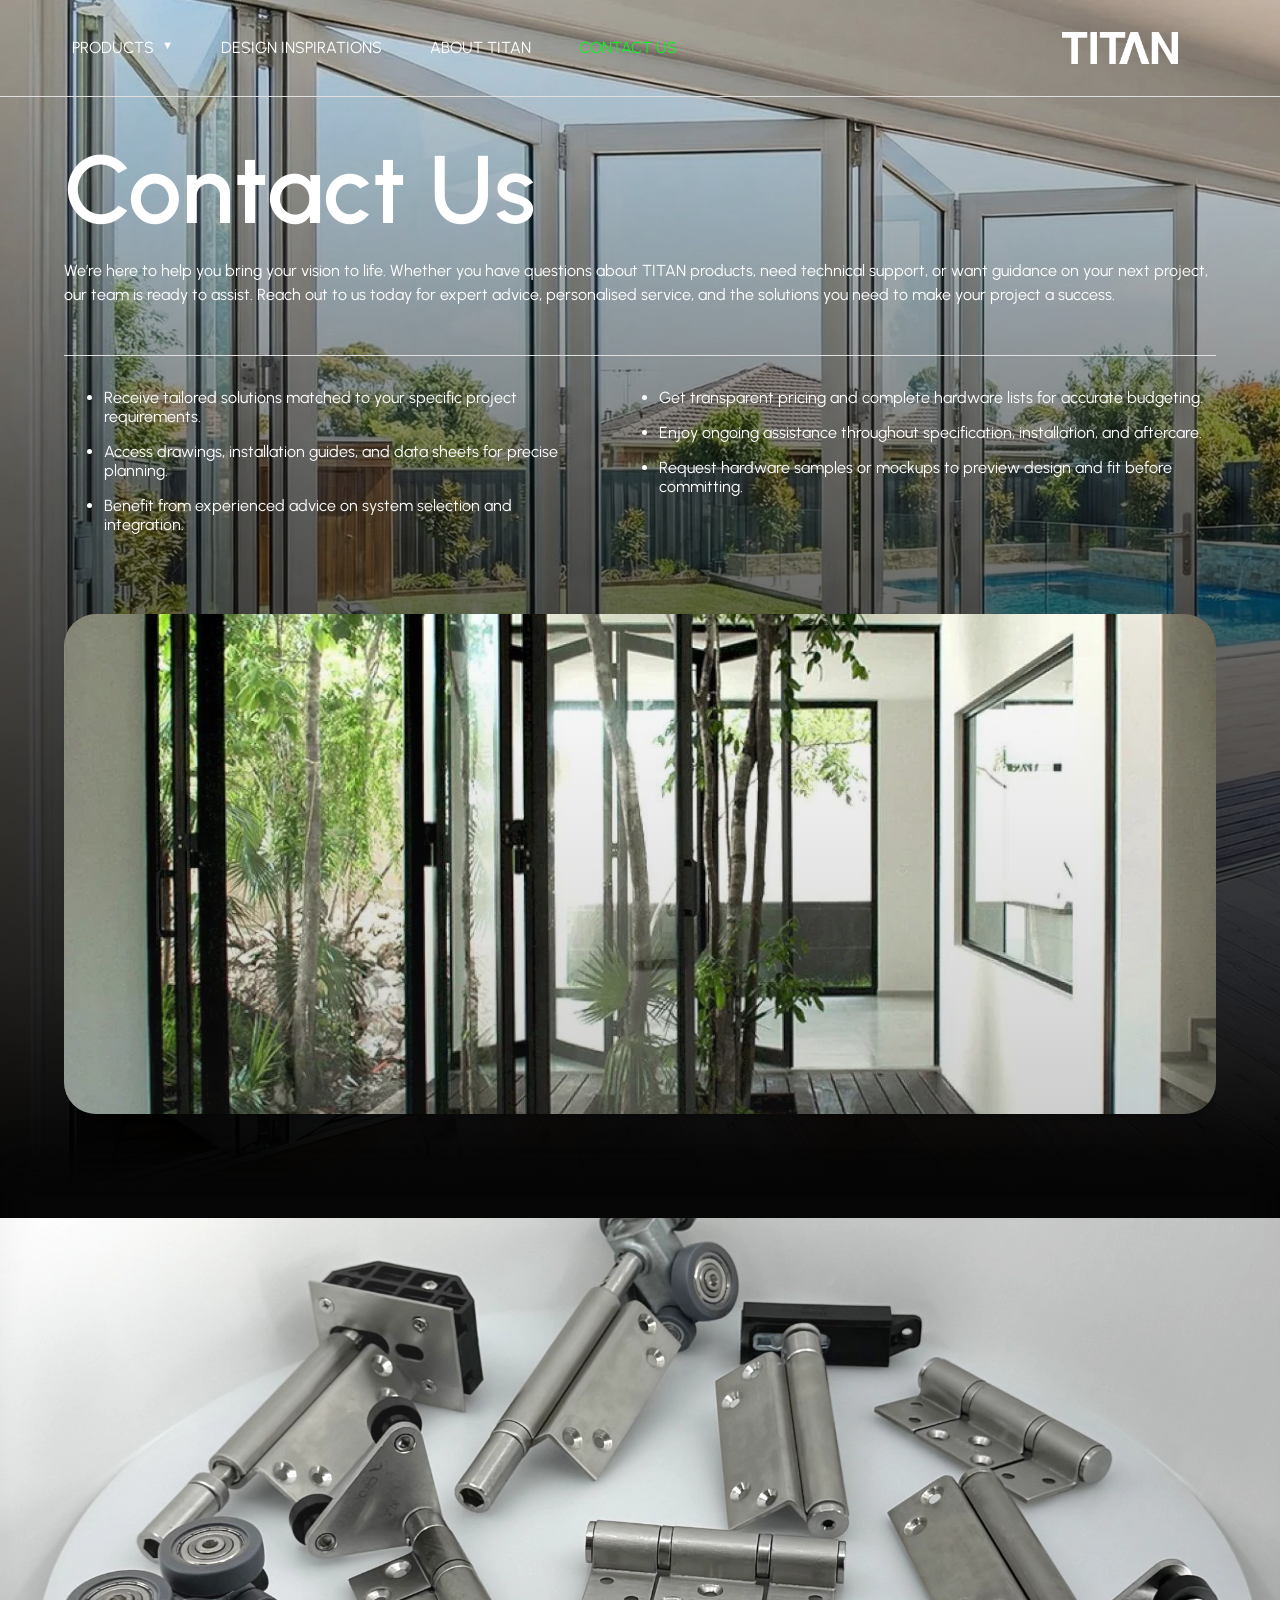
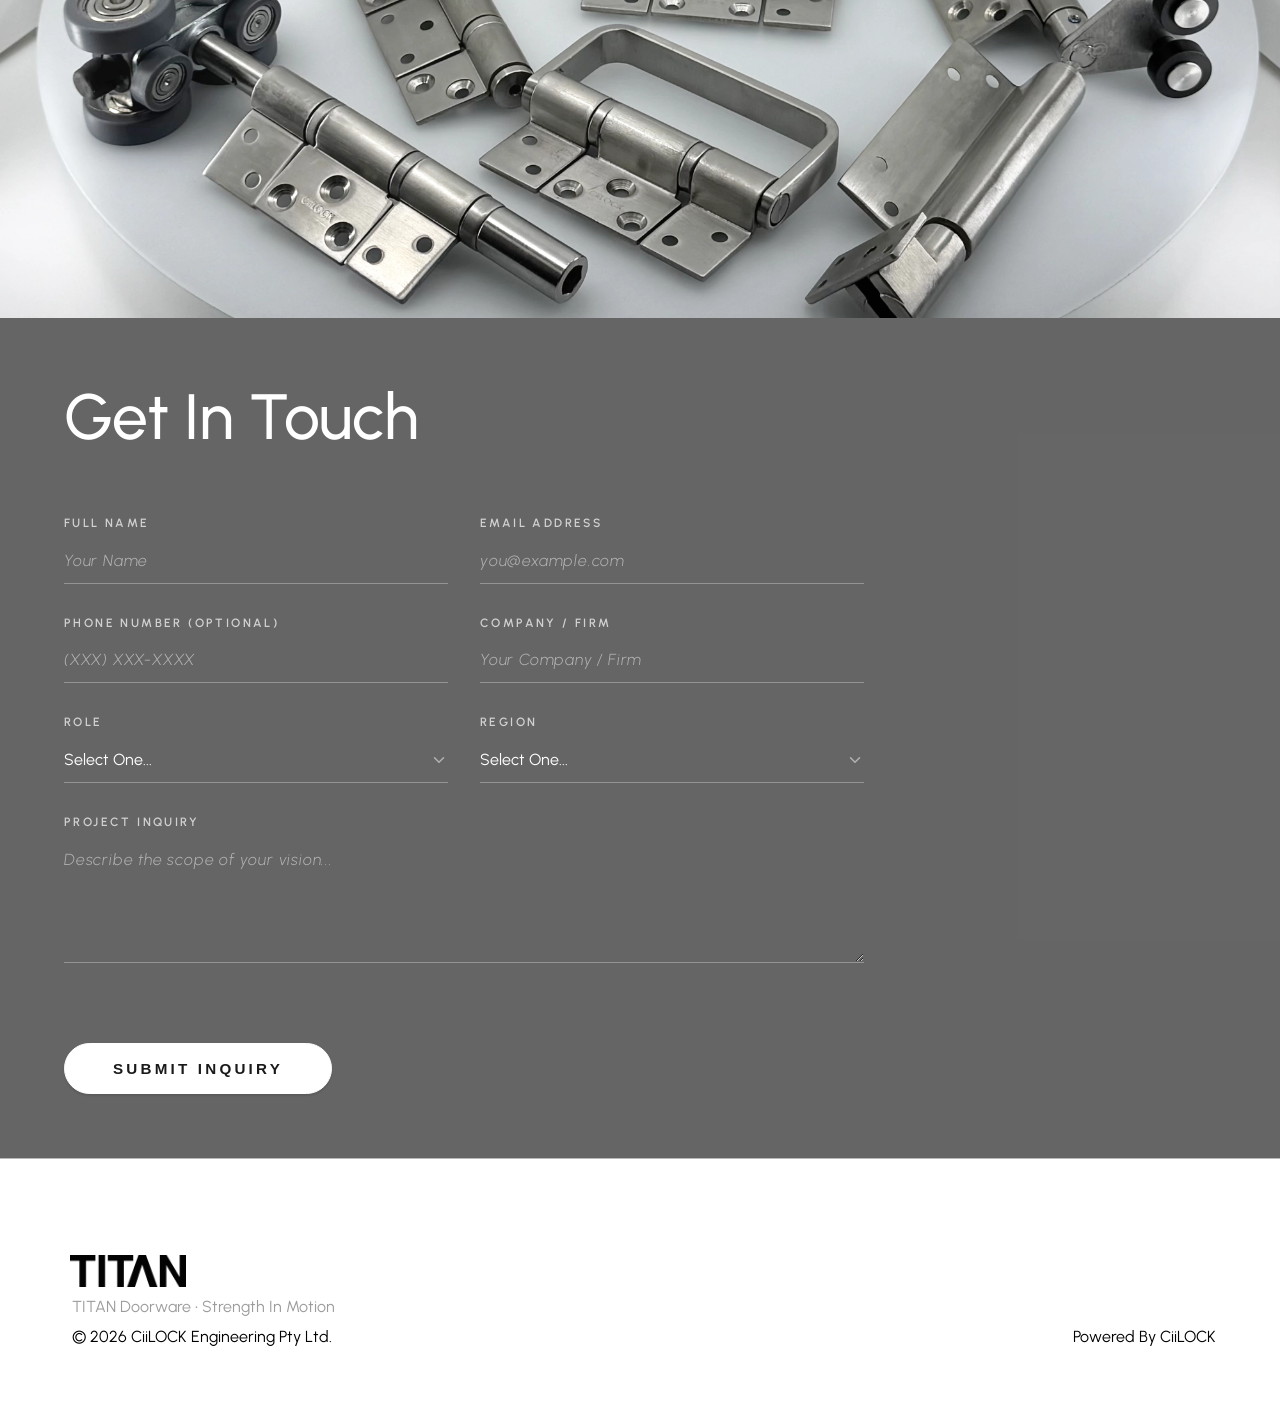
<file: contact-us.html>
<!DOCTYPE html>
<html>
    <head>
        <meta charset="utf-8">
        <meta http-equiv="X-UA-Compatible" content="IE=edge">
        <title>Contact Us</title>
        <link rel="preload" href="images/systems/folding.webp" as="image">
        <meta content="Contact TITAN today for expert advice, support, or enquiries about our innovative doorware solutions. Our team is ready to assist with all your residential and commercial project needs." name="description">
        <meta content="Contact Us – TITAN Doorware" property="og:title">
        <meta content="Reach out to TITAN for more information, product support, or personalised service. We're here to help with your doorware questions and project requirements." property="og:description">
        <meta content="Contact Us – TITAN Doorware" property="twitter:title">
        <meta content="Reach out to TITAN for more information, product support, or personalised service. We're here to help with your doorware questions and project requirements." property="twitter:description">
        <meta name="viewport" content="width=device-width, initial-scale=1">
        <script src="https://challenges.cloudflare.com/turnstile/v0/api.js" async defer></script>
        <link rel="preconnect" href="https://fonts.googleapis.com">
        <link rel="preconnect" href="https://fonts.gstatic.com" crossorigin>
        <link href="https://fonts.googleapis.com/css2?family=DM+Sans:ital,opsz,wght@0,9..40,100..1000;1,9..40,100..1000&family=Urbanist:ital,wght@0,100..900;1,100..900&display=swap" rel="stylesheet">
        <link href="images/logos/favicon.webp" rel="shortcut icon" type="image/x-icon">
        <link href="images/logos/favicon.webp" rel="apple-touch-icon">
        <link rel="stylesheet" href="css/font.css">
        <link rel="stylesheet" href="css/nav.css">
        <link rel="stylesheet" href="css/side.menu.css">
        <link rel="stylesheet" href="css/flex.css">
        <link rel="stylesheet" href="css/container.css">
        <link rel="stylesheet" href="css/section.css">
        <link rel="stylesheet" href="css/body.css">
        <link rel="stylesheet" href="css/hero.css">
        <link rel="stylesheet" href="css/line.css">
        <link rel="stylesheet" href="css/spacing.css">
        <link rel="stylesheet" href="css/gradient.css">
        <link rel="stylesheet" href="css/grid.css">
        <link rel="stylesheet" href="css/content.css">
        <link rel="stylesheet" href="css/button.css">
        <link rel="stylesheet" href="css/image.css">
        <link rel="stylesheet" href="css/form.css">
    <link rel="stylesheet" href="css/form.css">
    </head>
    <body>
        
        <section class="contact hero">

            <div class="container">
                <nav>
                    <div class="flex-row center">
                        <div class="navbar">
                            <ul>
                                <li class="products-trigger">PRODUCTS<div class="dropdown-arrow">▼</div></li>
                                <li><a href="design-inspirations.html">DESIGN INSPIRATIONS</a></li>
                                <li><a href="about-titan.html">ABOUT TITAN</a></li>
                                <li class="active">CONTACT US</li>
                            </ul>
                        </div>
                        <div class="row">
                            <a href="index.html"><div class="logo margin-vert-small"></div></a>
                            <div class="hamburger-wrapper">
                            <input type="checkbox" id="menu-toggle" class="menu-checkbox">
                            <label for="menu-toggle" class="hamburger-icon">
                                <span class="menuline"></span>
                                <span class="menuline"></span>
                            </label>

                            <div class="menu-overlay">
                                <nav class="mobile-nav">
                                    <div class="nav-item-wrapper">
                                        <input type="checkbox" id="projects-submenu" class="submenu-toggle">
                                        <label for="projects-submenu" class="submenu-label">Projects</label>
                                        
                                        <div class="submenu-content">
                                            <a href="t100-bifolds.html">T100 Bifolds</a>
                                            <a href="a100-bifolds.html">A100 Bifolds</a>
                                            <a href="t350-sliders.html">T350 Sliders</a>
                                            <a href="titan-doorware.html">Doorware</a>
                                        </div>
                                    </div>

                                    <a href="design-inspirations.html">Design Inspirations</a>
                                    <a href="about-titan.html">About</a>
                                    <a href="contact-us.html">Contact</a>
                                </nav>
                            </div>
                        </div>
                        </div>
                    </div>
                </nav>   
            </div>

            <div class="line"></div>

            <div class="dropdown-menu">
            <div class="container content-space">
                <div class="dual-grid gap-4">

                    <div>
                        <ul>
                            <li data-preview="one"><a href="t100-bifolds.html">T100 Bifolds</a></li>
                            <li data-preview="two"><a href="a100-bifolds.html">A100 Bifolds</a></li>
                            <li data-preview="three"><a href="t350-sliders.html">T350 Sliders</a></li>
                            <!-- <li data-preview="four"><a href="platform-integrated-bifolds.html">Platform Integrated Bifolds</a></li> -->
                            <li data-preview="four"><a href="titan-doorware.html">Doorware</a></li>
                        </ul>
                    </div>

                    <div class="preview">
                        <div class="preview one active"></div>
                        <div class="preview two"></div>
                        <div class="preview three"></div>
                        <div class="preview four"></div>
                        <div class="preview five"></div>
                    </div>

                </div>
            </div>
        </div>
            
            <div class="container">

                <div class="hero content">

                    <div class="dual-grid left-dom align-items-start gap-4 margin-bot-4">

                    <div class="column top-text">
                        <div class="hero-text">
                            Contact Us
                        </div>
                        <p class="para">
                            We’re here to help you bring your vision to life. Whether you have questions about TITAN products, need technical support, or want guidance on your next project, our team is ready to assist. Reach out to us today for expert advice, personalised service, and the solutions you need to make your project a success.
                        </p>
                        <div class="separator margin-top-2"></div>
                        <div class="row width-100 design-points">
                        <ul class="white-text">
                            <li>Receive tailored solutions matched to your specific project requirements.</li>
                            <li>Access drawings, installation guides, and data sheets for precise planning.</li>
                            <li>Benefit from experienced advice on system selection and integration.</li>
                        </ul>
                        <ul class="white-text">
                            <li>Get transparent pricing and complete hardware lists for accurate budgeting.</li>
                            <li>Enjoy ongoing assistance throughout specification, installation, and aftercare.</li>
                            <li>Request hardware samples or mockups to preview design and fit before committing.</li>
                        </ul>
                        </div>
                    </div>

                    <div class="square rounded-glaze">
                        <img loading="lazy" src="images/hero/contact.webp" alt="TITAN">
                    </div>

                    </div>

                </div>

            </div>

            <div class="black-float-gradient"></div>
            
        </section>

        <section class="form" id="form">
            <div class="dual-grid width-100vw gap-none">
                <div class="contact image"></div>
                <div class="content dark-grey column gap-4">
                    <div class="big-text text-start">Get In Touch</div>
                    <form id="generalEnquiryForm">
                        <div class="form-row">
                            <div class="form-column">
                                <label for="firstName">Full Name</label>
                                <input 
                                    type="text" 
                                    id="firstName" 
                                    name="firstName"
                                    placeholder="Your Name" 
                                    required
                                    maxlength="40"
                                    minlength="2"
                                    autocomplete="given-name"
                                    inputmode="text"
                                    pattern="^[A-Za-z][A-Za-z' -]{0,38}[A-Za-z]$"
                                    title="Use letters only (spaces, hyphens, apostrophes allowed)."
                                    autocomplete="given-name">
                            </div>
                            <div class="form-column">
                                <label for="email">Email Address</label>
                                <input 
                                    name="email"
                                    placeholder="you@example.com"
                                    type="email"
                                    id="email"
                                    required
                                    maxlength="100"
                                    minlength="6"
                                    autocomplete="email"
                                    inputmode="email"
                                    spellcheck="false"
                                    autocapitalize="none"
                                    pattern="^[A-Za-z0-9.!#$%&'*+/=?^_`{|}~-]+@[A-Za-z0-9](?:[A-Za-z0-9-]{0,61}[A-Za-z0-9])?(?:\.[A-Za-z0-9](?:[A-Za-z0-9-]{0,61}[A-Za-z0-9])?)+$"
                                    title="Enter a valid email address (e.g., name@example.com)."
                                    autocomplete="email">
                            </div>
                        </div>

                        <div class="form-row">
                            <div class="form-column">
                                <label for="phone">Phone Number (Optional)</label>
                                <input 
                                    name="phoneNumber"
                                    placeholder="(XXX) XXX-XXXX"
                                    type="tel"
                                    id="phoneNumber"
                                    required
                                    maxlength="20"
                                    minlength="8"
                                    autocomplete="tel"
                                    inputmode="tel"
                                    pattern="^\+?[0-9\s().-]{8,20}$"
                                    title="Enter a valid phone number (8–20 digits/characters; numbers, spaces, +, (), - only)."
                                    autocomplete="tel">
                            </div>
                            <div class="form-column">
                                <label for="company">Company / Firm</label>
                                <input 
                                    type="text" 
                                    id="company" 
                                    name="company" 
                                    placeholder="Your Company / Firm"
                                    maxlength="100">
                            </div>
                        </div>

                        <div class="form-row">
                            <div class="form-column">
                                <label for="phone">Role</label>
                                <select
                                  id="userDescription"
                                  name="userDescription"
                                  required
                                  title="Please select your role from the dropdown menu.">
                                  <option value="">Select One...</option>
                                  <option value="Fabricator">Fabricator</option>
                                  <option value="Builder">Builder</option>
                                  <option value="Architect">Architect</option>
                                  <option value="Homeowner">Homeowner</option>
                                  <option value="School">School</option>
                                  <option value="Other">Other</option>
                                </select>
                            </div>
                            <div class="form-column">
                                <label for="company">Region</label>
                                <select
                                  id="region"
                                  name="region"
                                  required
                                  title="Please select your region from the dropdown menu."
                                >
                                  <option value="">Select One...</option>
                                  <option value="Australasia">
                                    Australasia
                                  </option>
                                  <option value="United Kingdom">
                                    United Kingdom
                                  </option>
                                  <option value="Asia">Asia</option>
                                  <option value="Europe">Europe</option>
                                  <option value="North America">
                                    North America
                                  </option>
                                  <option value="South America">
                                    South America
                                  </option>
                                  <option value="Africa">Africa</option>
                                  <option value="Other">Other</option>
                                </select>
                            </div>
                        </div>

                        <div class="form-row">
                            <div class="form-column">
                                <label for="message">Project Inquiry</label>
                                <textarea 
                                    id="message"
                                    name="message"
                                    placeholder="Describe the scope of your vision..."
                                    required
                                    minlength="20"
                                    maxlength="1200"
                                    autocapitalize="sentences"
                                    autocomplete="off"
                                    spellcheck="true"
                                  ></textarea>
                            </div>
                        </div>
                        <div class="cf-turnstile" data-sitekey="0x4AAAAAACdZSYYTlPK-oIpV"></div>
                        <button 
                            type="submit"
                            data-wait="Please wait..." 
                            value="SUBMIT"
                            id="submitForm"
                            class="btn filled light">SUBMIT INQUIRY
                        </button>
                    </form>

                    <div class="success-message" style="display: none">
                        <div class="success-text">
                        Thank you! Your submission has been received!
                        </div>
                    </div>
                    <div class="error-message" style="display: none">
                        <div class="error-text">
                        Sorry! Something went wrong while submitting
                        your form.
                        </div>
                    </div>

                            
                </div>
            </div>
        </section>
        
        <footer>
        <div class="container content-space margin-vert">
            <div>
            <!-- <div class="flex-column collapse">
                <div>
                    <ul>
                        <li>PRODUCTS<div class="dropdown-arrow">▲</div></li>
                        <li><a href="design-inspirations.html">DESIGN INSPIRATIONS</a></li>
                        <li><a href="about-titan.html">ABOUT TITAN</a></li>
                        <li><a href="contact-us.html">CONTACT US</a></li>
                    </ul>
                </div>
            </div> -->

            <div class="flex-row margin-top-2">

                <div class="flex-column gap-small">
                    <a href="index.html" class="logo dark"></a>
                    <p class="left-indent">TITAN Doorware • Strength In Motion</p>
                    <div class="year left-indent"></div>
                </div>

                <div class="flex-column align-flex-end">
                    <a href="/" class="powered-by">Powered By CiiLOCK</a>
                </div>

            </div>

            </div>
        </div>
        </footer>
    
    </body>

    <script
      src="https://d3e54v103j8qbb.cloudfront.net/js/jquery-3.5.1.min.dc5e7f18c8.js?site=660b69d1619f8fc0952e090a"
      type="text/javascript"
      integrity="sha256-9/aliU8dGd2tb6OSsuzixeV4y/faTqgFtohetphbbj0="
      crossorigin="anonymous"
    ></script>
    <script src="js/collapse.hero.js"></script>
    <script src="js/get.year.js"></script>
    <script src="js/scroll.refresh.js"></script>
    <script src="js/dropdown.menu.js"></script>
    <script src="js/preview.drop.js"></script>
    <script src="js/text.animation.js"></script>
    <script src="js/scroll.to.arrow.js"></script>
    <script src="js/contact.submit.js"></script>

</html>
</file>
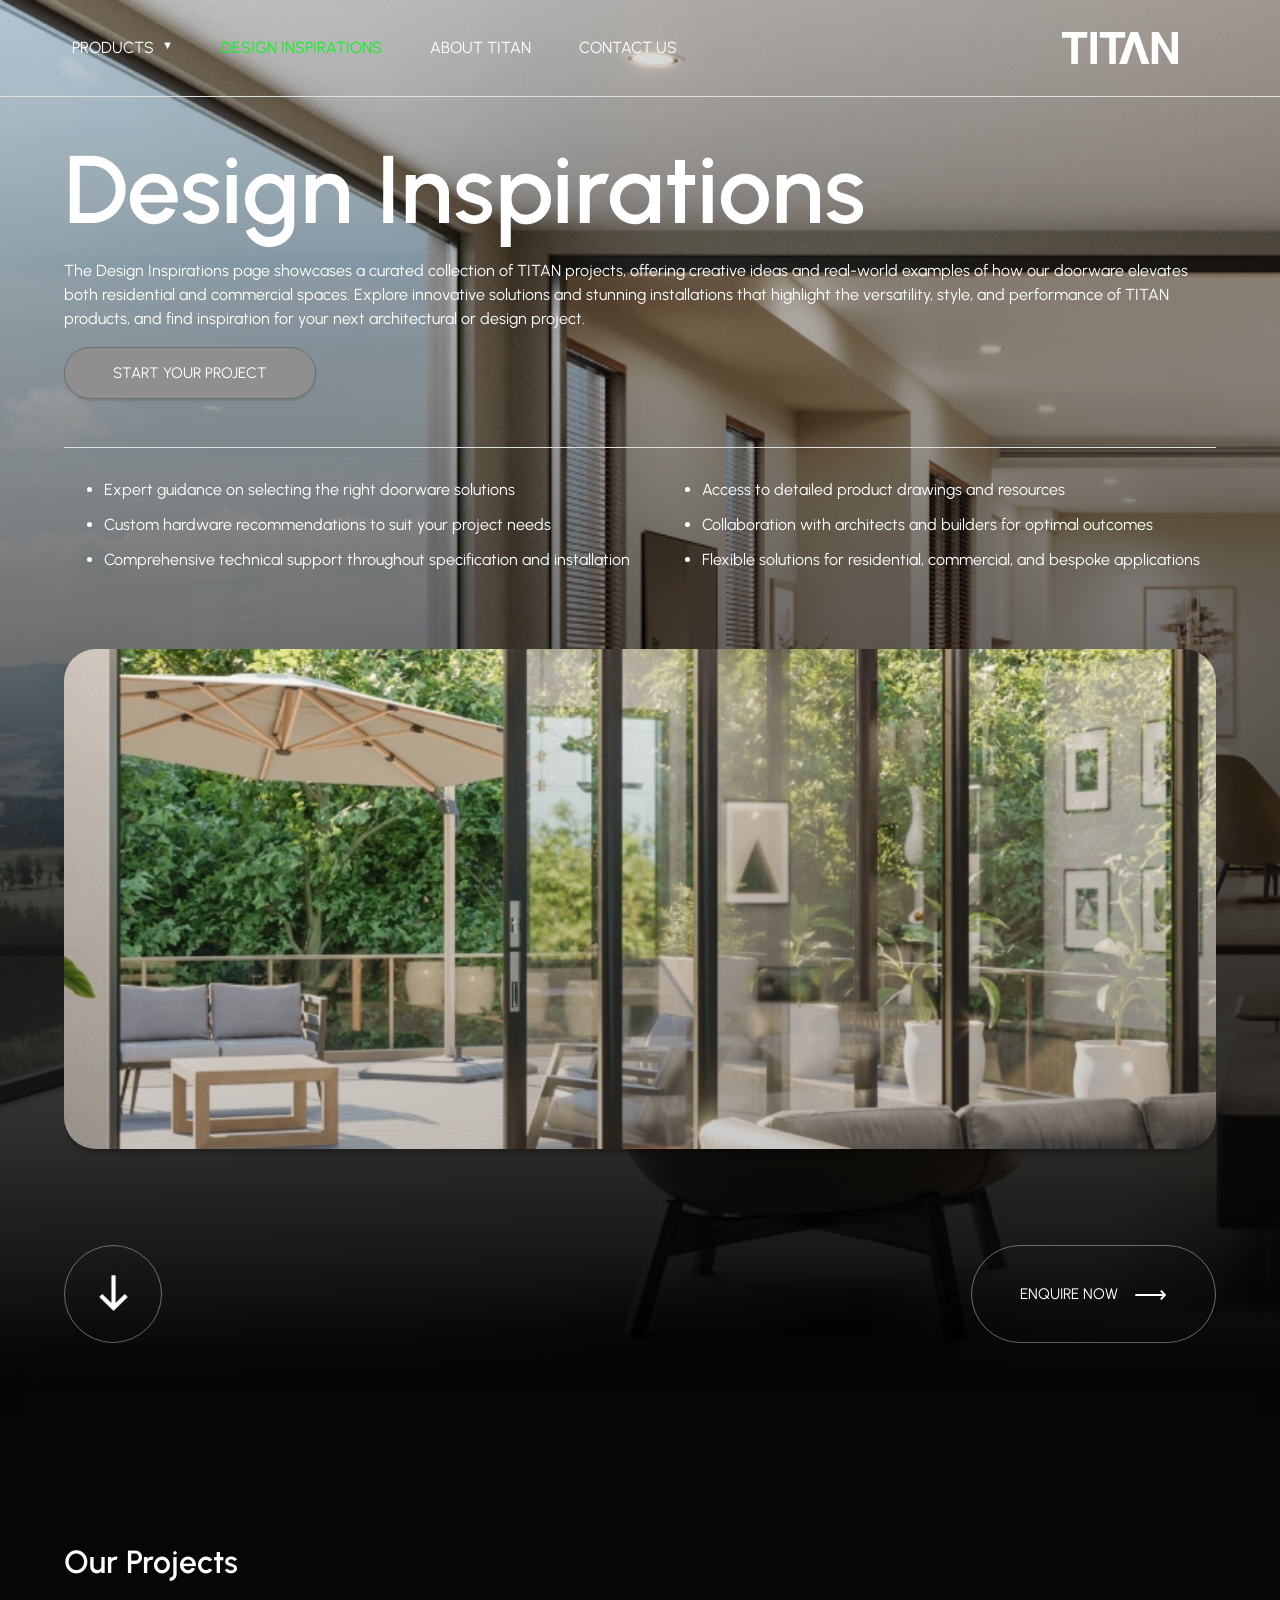
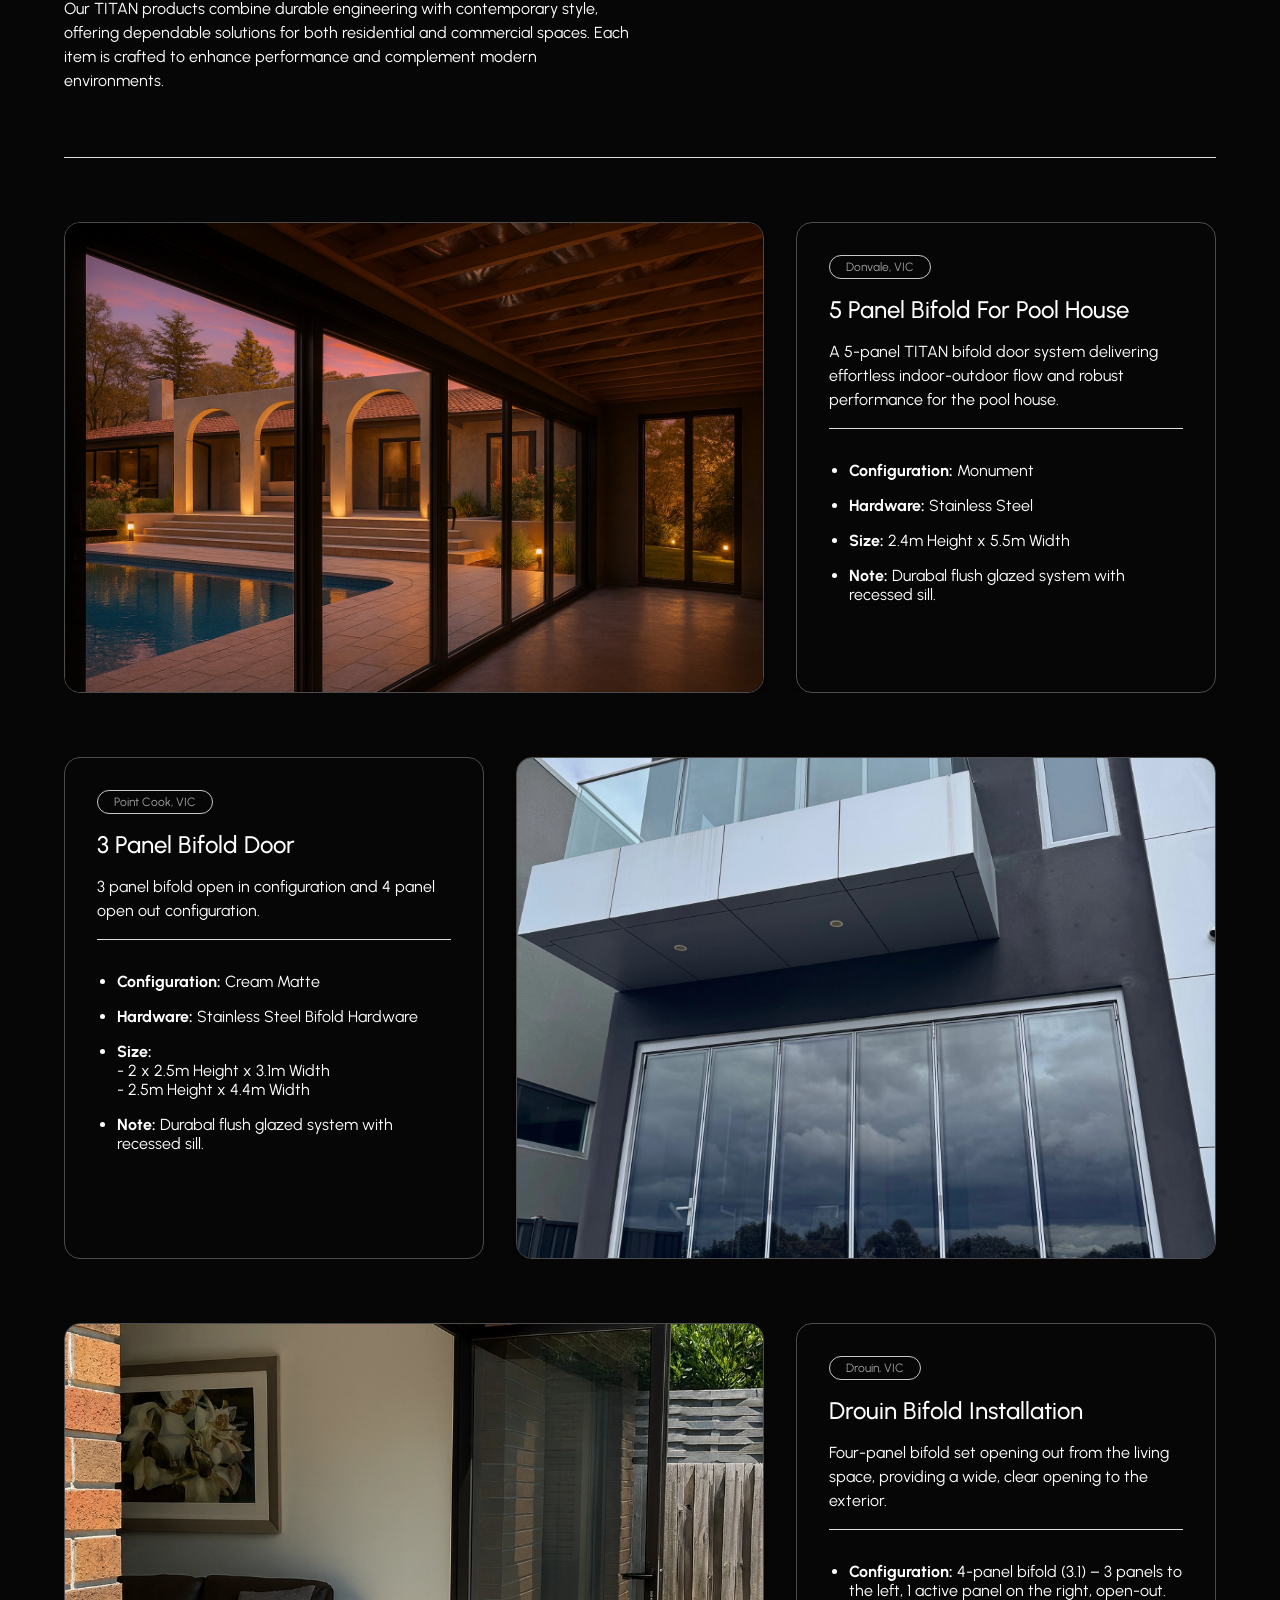
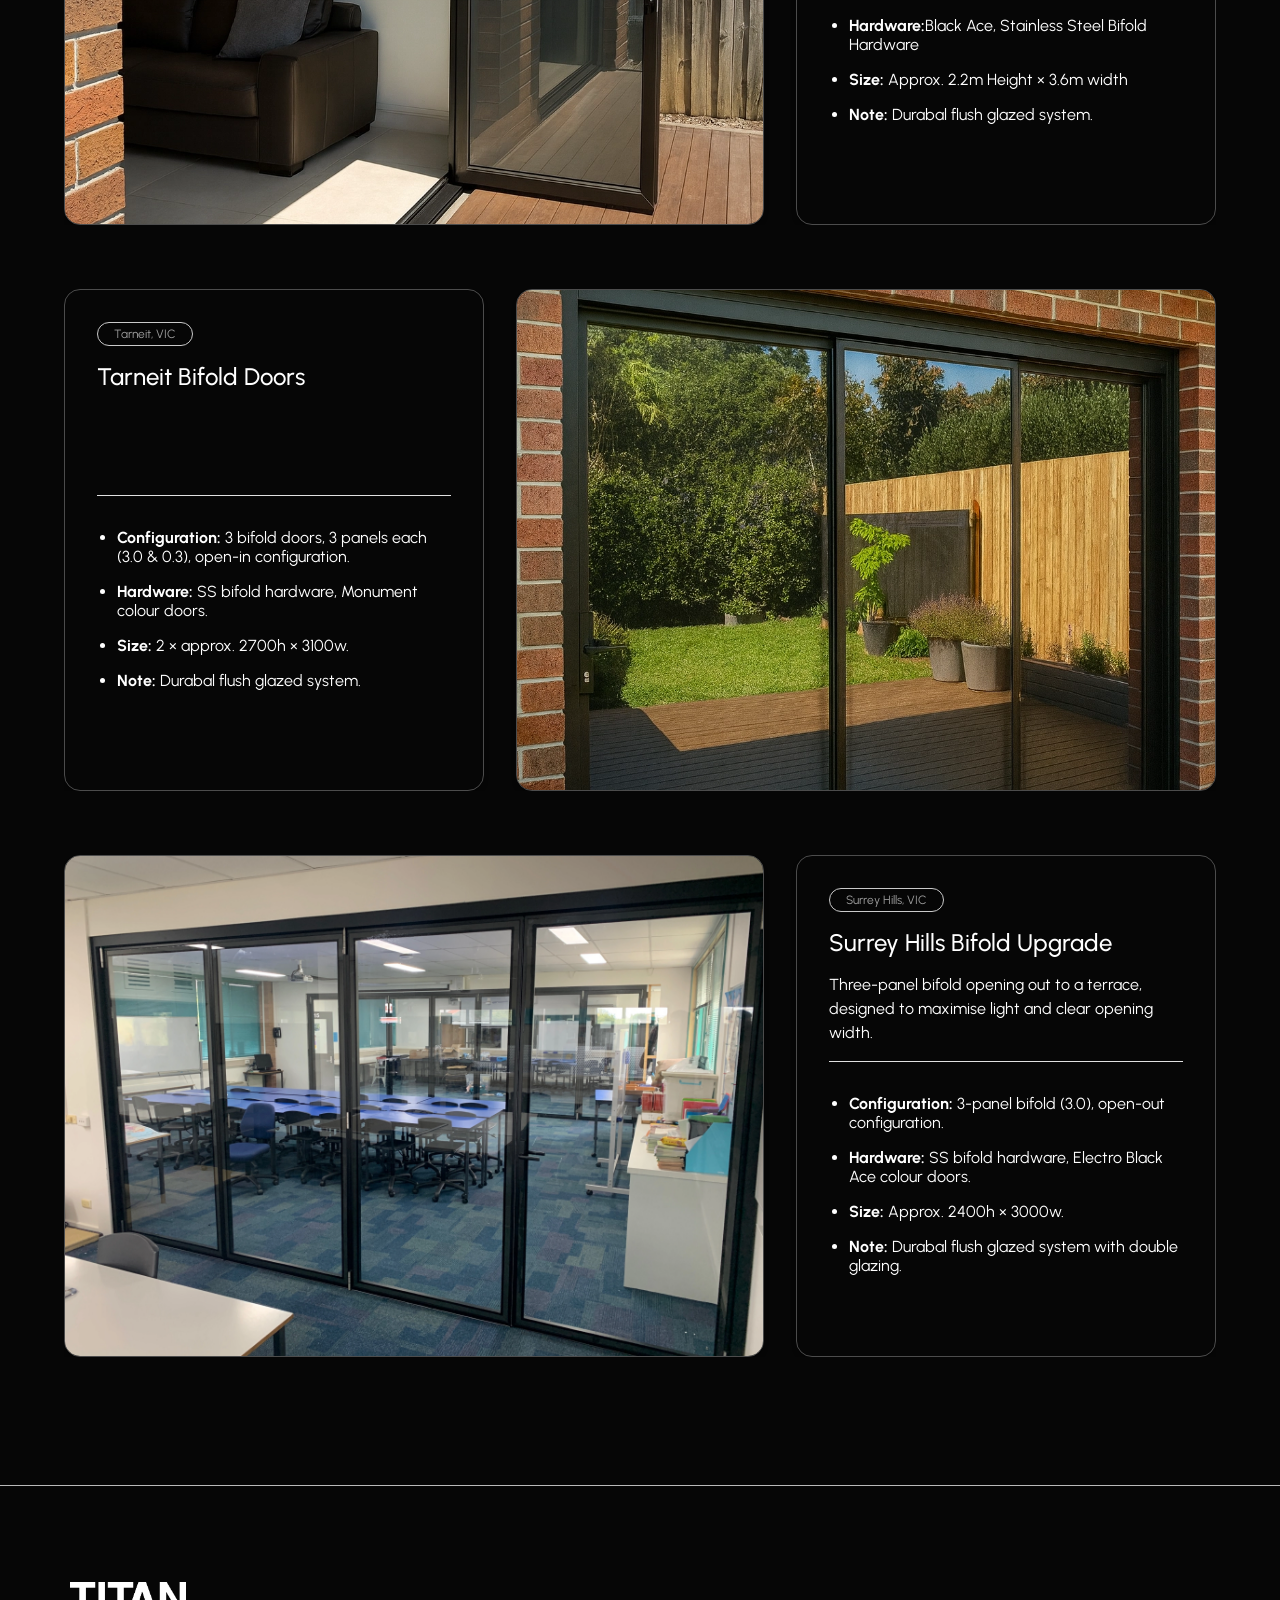
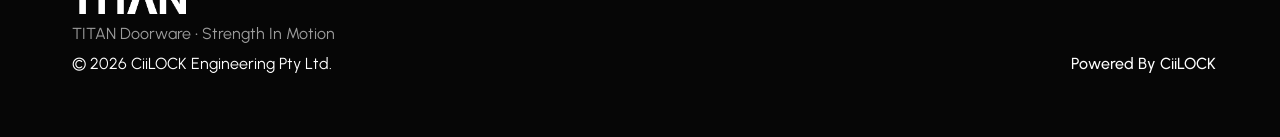
<file: design-inspirations.html>
<!DOCTYPE html>
<html>
    <head>
        <meta charset="utf-8">
        <meta http-equiv="X-UA-Compatible" content="IE=edge">
        <title>Design Inspirations</title>
        <link rel="preload" href="images/systems/folding.webp" as="image">
        <meta content="Discover TITAN doorware’s cutting-edge solutions for the USA. Engineered for strength and reliability, TITAN doorware is designed to enhance both residential and commercial door systems." 
        name="description">
        <meta content="TITAN Doorware – Door Solutions for the USA" property="og:title">
        <meta content="Discover TITAN doorware’s cutting-edge solutions for the USA. Engineered for strength and reliability, TITAN doorware is designed to enhance both residential and commercial door systems." property="og:description">
        <meta content="TITAN Doorware – Door Solutions for the USA" property="twitter:title">
        <meta content="Discover TITAN doorware’s cutting-edge solutions for the USA. Engineered for strength and reliability, TITAN doorware is designed to enhance both residential and commercial door systems."  property="twitter:description">
        <meta name="viewport" content="width=device-width, initial-scale=1">
        <link rel="preconnect" href="https://fonts.googleapis.com">
        <link rel="preconnect" href="https://fonts.gstatic.com" crossorigin>
        <link href="https://fonts.googleapis.com/css2?family=DM+Sans:ital,opsz,wght@0,9..40,100..1000;1,9..40,100..1000&family=Urbanist:ital,wght@0,100..900;1,100..900&display=swap" rel="stylesheet">
        <link href="images/logos/favicon.webp" rel="shortcut icon" type="image/x-icon">
        <link href="images/logos/favicon.webp" rel="apple-touch-icon">
        <link rel="stylesheet" href="css/font.css">
        <link rel="stylesheet" href="css/nav.css">
        <link rel="stylesheet" href="css/side.menu.css">
        <link rel="stylesheet" href="css/flex.css">
        <link rel="stylesheet" href="css/container.css">
        <link rel="stylesheet" href="css/section.css">
        <link rel="stylesheet" href="css/body.css">
        <link rel="stylesheet" href="css/hero.css">
        <link rel="stylesheet" href="css/line.css">
        <link rel="stylesheet" href="css/spacing.css">
        <link rel="stylesheet" href="css/gradient.css">
        <link rel="stylesheet" href="css/grid.css">
        <link rel="stylesheet" href="css/content.css">
        <link rel="stylesheet" href="css/button.css">
        <link rel="stylesheet" href="css/image.css">
    </head>
    <body class="dark">

    <section class="design-inspirations hero">

        <div class="container">
            <nav>
                <div class="flex-row center">
                    <div class="navbar">
                        <ul>
                            <li class="products-trigger">PRODUCTS<div class="dropdown-arrow">▼</div></li>
                            <li class="active">DESIGN INSPIRATIONS</li>
                            <li><a href="about-titan.html">ABOUT TITAN</a></li>
                            <li><a href="contact-us.html">CONTACT US</a></li>
                        </ul>
                    </div>
                    <div class="row">
                        <a href="index.html"><div class="logo margin-vert-small"></div></a>
                        <div class="hamburger-wrapper">
                            <input type="checkbox" id="menu-toggle" class="menu-checkbox">
                            <label for="menu-toggle" class="hamburger-icon">
                                <span class="menuline"></span>
                                <span class="menuline"></span>
                            </label>

                            <div class="menu-overlay">
                                <nav class="mobile-nav">
                                    <div class="nav-item-wrapper">
                                        <input type="checkbox" id="projects-submenu" class="submenu-toggle">
                                        <label for="projects-submenu" class="submenu-label">Projects</label>
                                        
                                        <div class="submenu-content">
                                            <a href="t100-bifolds.html">T100 Bifolds</a>
                                            <a href="a100-bifolds.html">A100 Bifolds</a>
                                            <a href="t350-sliders.html">T350 Sliders</a>
                                            <a href="titan-doorware.html">Doorware</a>
                                        </div>
                                    </div>

                                    <a href="design-inspirations.html">Design Inspirations</a>
                                    <a href="about-titan.html">About</a>
                                    <a href="contact-us.html">Contact</a>
                                </nav>
                            </div>
                        </div>
                    </div>
                </div>
            </nav>   
        </div>

        <div class="line"></div>

        <div class="dropdown-menu">
            <div class="container content-space">
                <div class="dual-grid gap-4">

                    <div>
                        <ul>
                            <li data-preview="one"><a href="t100-bifolds.html">T100 Bifolds</a></li>
                            <li data-preview="two"><a href="a100-bifolds.html">A100 Bifolds</a></li>
                            <li data-preview="three"><a href="t350-sliders.html">T350 Sliders</a></li>
                            <!-- <li data-preview="four"><a href="platform-integrated-bifolds.html">Platform Integrated Bifolds</a></li> -->
                            <li data-preview="four"><a href="titan-doorware.html">Doorware</a></li>
                        </ul>
                    </div>

                    <div class="preview">
                        <div class="preview one active"></div>
                        <div class="preview two"></div>
                        <div class="preview three"></div>
                        <div class="preview four"></div>
                        <div class="preview five"></div>
                    </div>

                </div>
            </div>
        </div>
        
        <div class="container">

            <div class="hero content">

                <div class="dual-grid left-dom align-items-start gap-4 margin-bot-4">

                <div class="column top-text">
                    <div class="hero-text">
                        Design Inspirations
                    </div>
                    <p class="para">
                        The Design Inspirations page showcases a curated collection of TITAN projects, offering creative ideas and real-world examples of how our doorware elevates both residential and commercial spaces. Explore innovative solutions and stunning installations that highlight the versatility, style, and performance of TITAN products, and find inspiration for your next architectural or design project.
                    </p>
                    <a href="contact-us.html" class="btn filled">START YOUR PROJECT</a>
                    <div class="separator margin-top-2"></div>
                    <div class="row width-100 design-points">
                    <ul class="white-text">
                        <li>Expert guidance on selecting the right doorware solutions</li>
                        <li>Custom hardware recommendations to suit your project needs</li>
                        <li>Comprehensive technical support throughout specification and installation</li>
                    </ul>
                    <ul class="white-text">
                        <li>Access to detailed product drawings and resources</li>
                        <li>Collaboration with architects and builders for optimal outcomes</li>
                        <li>Flexible solutions for residential, commercial, and bespoke applications</li>
                    </ul>
                    </div>
                </div>

                <div class="square rounded-glaze">
                    <img loading="lazy" src="images/systems/folding.webp" alt="TITAN Folding Doors">
                </div>

                </div>

                <div class="row width-100 space-between margin-bot-2">
                    <a href="#projects" class="circle scroll-arrow"></a>
                    <a href="contact-us.html" class="btn">ENQUIRE NOW<div class="right-arrow">⟶</div></a>
                </div>

            </div>

        </div>

        <div class="black-float-gradient"></div>
        
    </section> 
    
    <section class="projects" id="projects">
        <div class="container content-space margin-vert-big">
            <div class="column half">
                <h1 class="heading">Our Projects</h1>
                <p class="para">Our TITAN products combine durable engineering with contemporary style, offering dependable solutions for both residential and commercial spaces. Each item is crafted to enhance performance and complement modern environments.</p>
            </div>

            <div class="separator"></div>

            <div class="left semi-dom-grid">
                <div class="card media">
                    <img loading="lazy" src="images/projects/poolhouse.webp" alt="project">
                </div>
                <div class="card">
                    <div class="column text-start">
                        <div class="label">Donvale, VIC</div>
                        <h2>5 Panel Bifold For Pool House</h2>
                        <p class="para">A 5-panel TITAN bifold door system delivering effortless indoor-outdoor flow and robust performance for the pool house.</p>
                        <div class="separator"></div>
                        <ul class="white-text">
                            <li><strong>Configuration:</strong> Monument</li>
                            <li><strong>Hardware:</strong> Stainless Steel</li>
                            <li><strong>Size:</strong> 2.4m Height x 5.5m Width</li>
                            <li><strong>Note:</strong> Durabal flush glazed system with recessed sill.</li>
                        </ul>
                    </div>
                </div>
            </div>
            <div class="right semi-dom-grid">
                <div class="card">
                    <div class="column text-start">
                        <div class="label">Point Cook, VIC</div>
                        <h2>3 Panel Bifold Door</h2>
                        <p class="para">3 panel bifold open in configuration and 4 panel open out configuration.</p>
                        <div class="separator"></div>
                        <ul class="white-text">
                            <li><strong>Configuration:</strong> Cream Matte</li>
                            <li><strong>Hardware:</strong> Stainless Steel Bifold Hardware</li>
                            <li><strong>Size:</strong> <br>- 2 x 2.5m Height x 3.1m Width <br>- 2.5m Height x 4.4m Width</li>
                            <li><strong>Note:</strong> Durabal flush glazed system with recessed sill.</li>
                        </ul>
                    </div>
                </div>
                <div class="card media">
                    <img loading="lazy" src="images/projects/3b3panel.webp" alt="project">
                </div>
            </div>
            <div class="left semi-dom-grid">
                <div class="card media">
                    <img loading="lazy" src="images/projects/drouin.webp" alt="project">
                </div>
                <div class="card">
                    <div class="column text-start">
                        <div class="label">Drouin, VIC</div>
                        <h2>Drouin Bifold Installation</h2>
                        <p class="para">Four-panel bifold set opening out from the living space, providing a wide, clear opening to the exterior.</p>
                        <div class="separator"></div>
                        <ul class="white-text">
                            <li><strong>Configuration:</strong> 4-panel bifold (3.1) – 3 panels to the left, 1 active panel on the right, open-out.</li>
                            <li><strong>Hardware:</strong>Black Ace, Stainless Steel Bifold Hardware</li>
                            <li><strong>Size:</strong> Approx. 2.2m Height × 3.6m width</li>
                            <li><strong>Note:</strong> Durabal flush glazed system.</li>
                        </ul>
                    </div>
                </div>
            </div>
            <div class="right semi-dom-grid">
                <div class="card">
                    <div class="column text-start">
                        <div class="label">Tarneit, VIC</div>
                        <h2>Tarneit Bifold Doors</h2>
                        <p class="para">Three matching bifold door sets creating flexible connections between internal and external living areas.</p>
                        <div class="separator"></div>
                        <ul class="white-text">
                            <li><strong>Configuration:</strong> 3 bifold doors, 3 panels each (3.0 &amp; 0.3), open-in configuration.</li>
                            <li><strong>Hardware:</strong> SS bifold hardware, Monument colour doors.</li>
                            <li><strong>Size:</strong> 2 × approx. 2700h × 3100w.</li>
                            <li><strong>Note:</strong> Durabal flush glazed system.</li>
                        </ul>
                    </div>
                </div>
                <div class="card media">
                    <img loading="lazy" src="images/projects/3panel1.webp" alt="project">
                </div>
            </div>
            <div class="left semi-dom-grid">
                <div class="card media">
                    <img loading="lazy" src="images/projects/surrey.webp" alt="project">
                </div>
                <div class="card">
                    <div class="column text-start">
                        <div class="label">Surrey Hills, VIC</div>
                        <h2>Surrey Hills Bifold Upgrade</h2>
                        <p class="para"> Three-panel bifold opening out to a terrace, designed to maximise light and clear opening width.</p>
                        <div class="separator"></div>
                        <ul class="white-text">
                            <li><strong>Configuration:</strong> 3-panel bifold (3.0), open-out configuration.</li>
                            <li><strong>Hardware:</strong> SS bifold hardware, Electro Black Ace colour doors.</li>
                            <li><strong>Size:</strong> Approx. 2400h × 3000w.</li>
                            <li><strong>Note:</strong> Durabal flush glazed system with double glazing.</li>
                        </ul>
                    </div>
                </div>
            </div>
        </div>
    </section>

    <footer>
        <div class="container content-space margin-vert">
            <div>
            <!-- <div class="flex-column collapse">
                <div>
                    <ul class="white-text">
                        <li>PRODUCTS<div class="dropdown-arrow">▲</div></li>
                        <li><a href="design-inspirations.html">DESIGN INSPIRATIONS</a></li>
                        <li><a href="about-titan.html">ABOUT TITAN</a></li>
                        <li><a href="contact-us.html">CONTACT US</a></li>
                    </ul>
                </div>
            </div> -->

            <div class="flex-row margin-top-2">

                <div class="flex-column gap-small">
                    <a href="index.html" class="logo light"></a>
                    <p class="left-indent">TITAN Doorware • Strength In Motion</p>
                    <div class="year left-indent white-text"></div>
                </div>

                <div class="flex-column align-flex-end">
                    <a href="/" class="powered-by light">Powered By CiiLOCK</a>
                </div>

            </div>

            </div>
        </div>
    </footer>
   
    </body>

    <script src="js/collapse.hero.js"></script>
    <script src="js/get.year.js"></script>
    <script src="js/scroll.refresh.js"></script>
    <script src="js/dropdown.menu.js"></script>
    <script src="js/preview.drop.js"></script>
    <script src="js/text.animation.js"></script>
    <script src="js/scroll.to.arrow.js"></script>
    
</html>
</file>
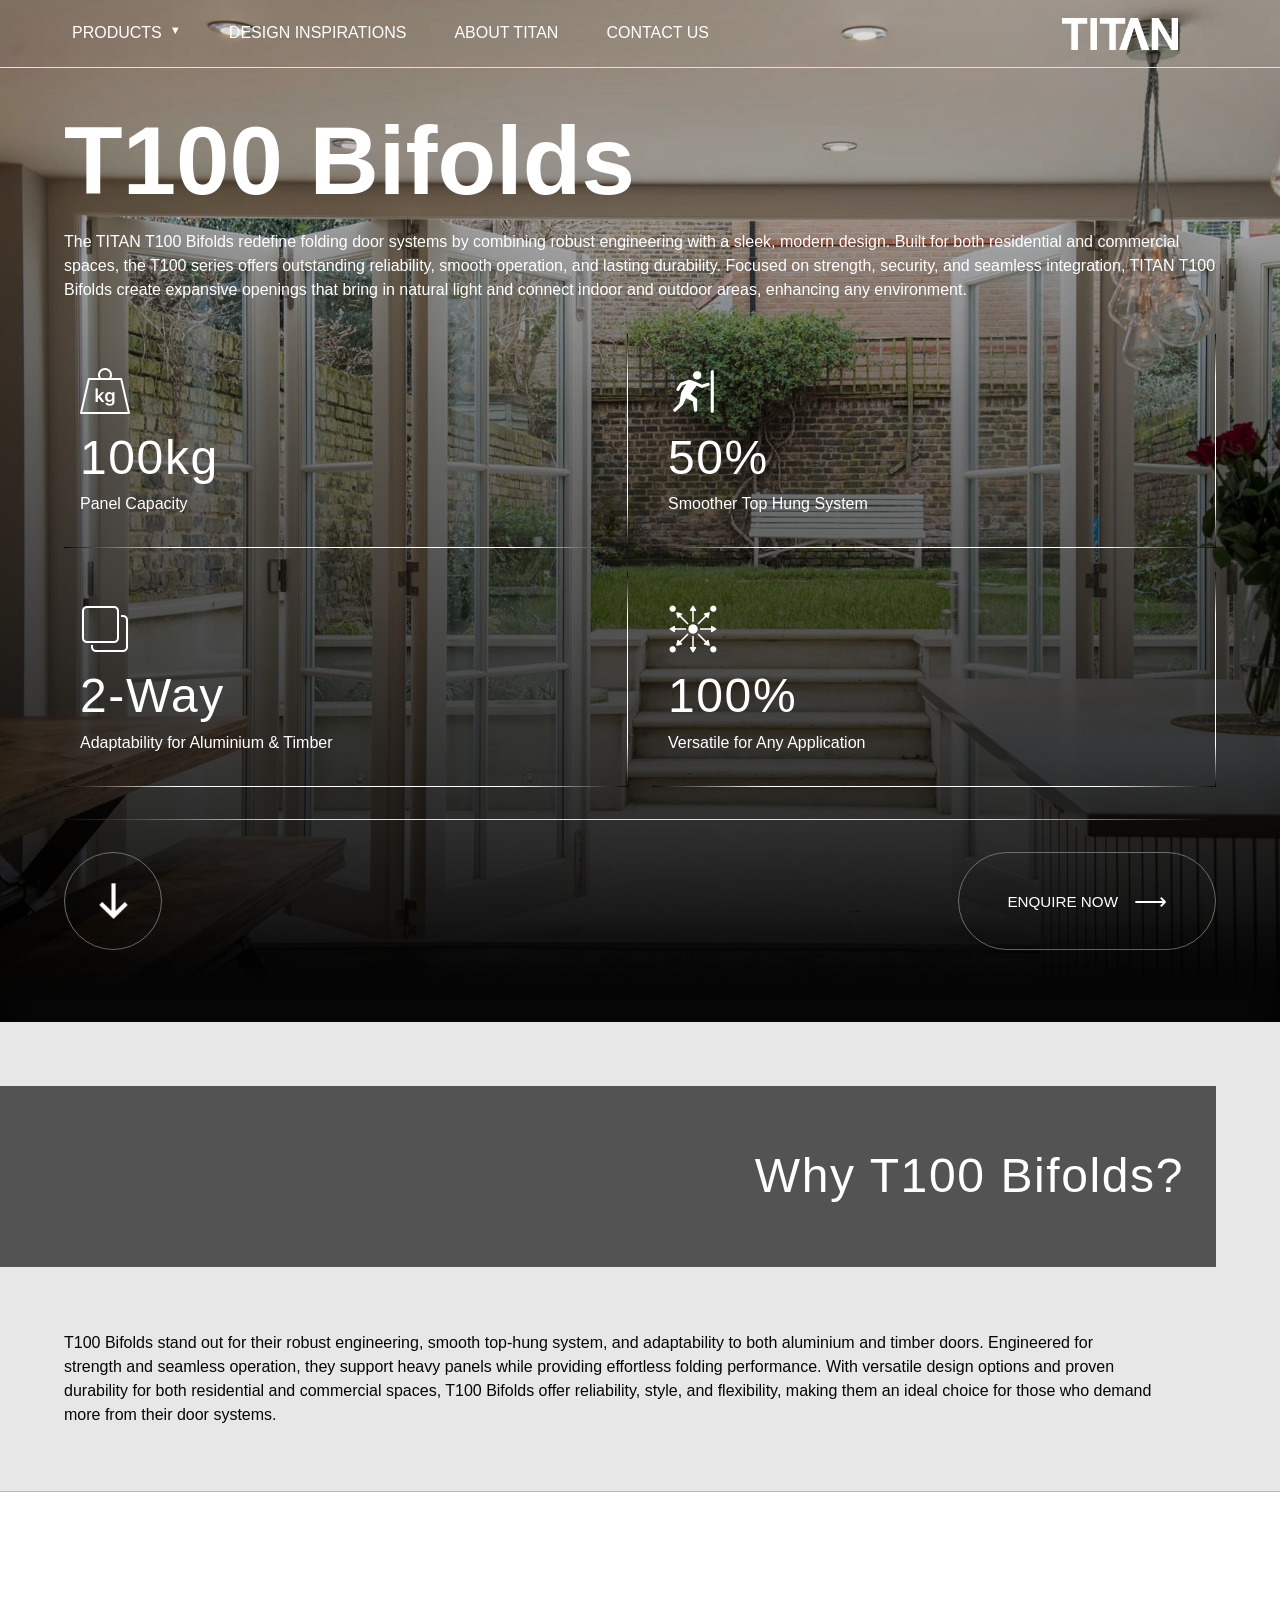
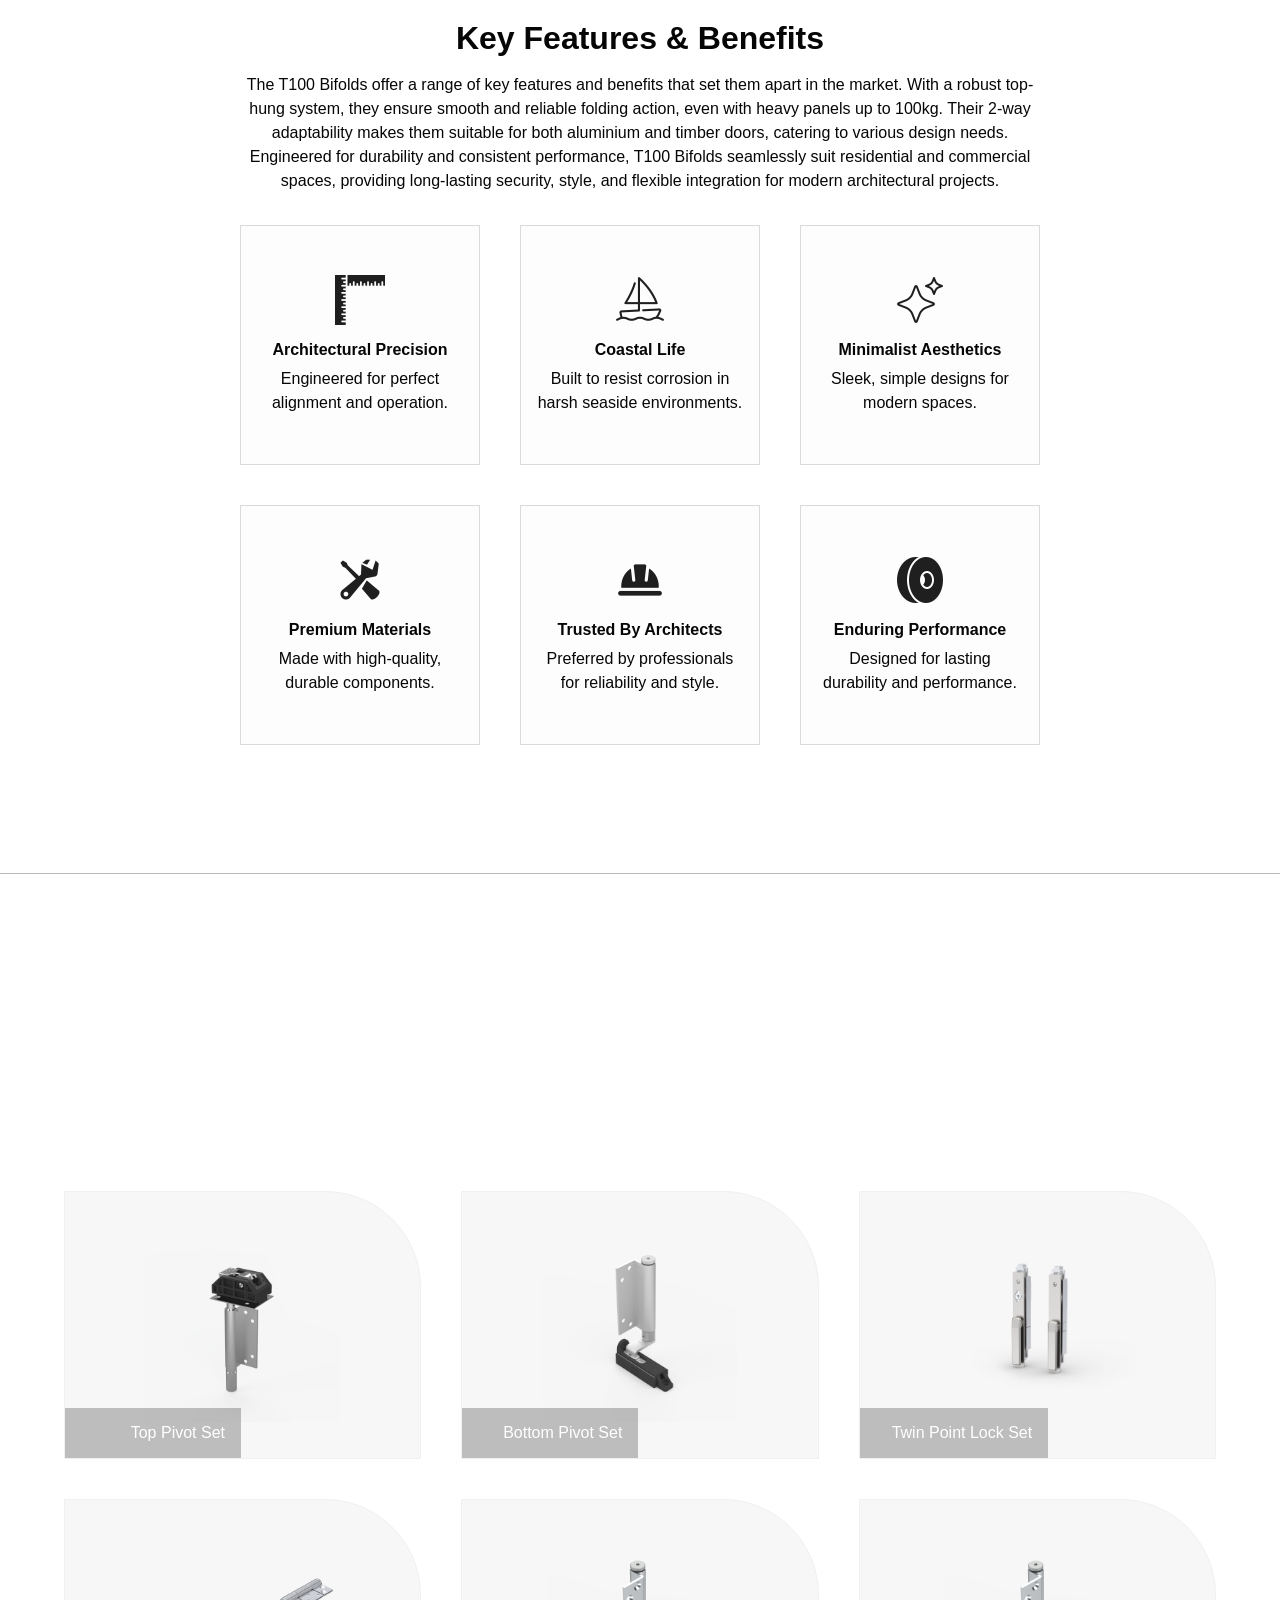
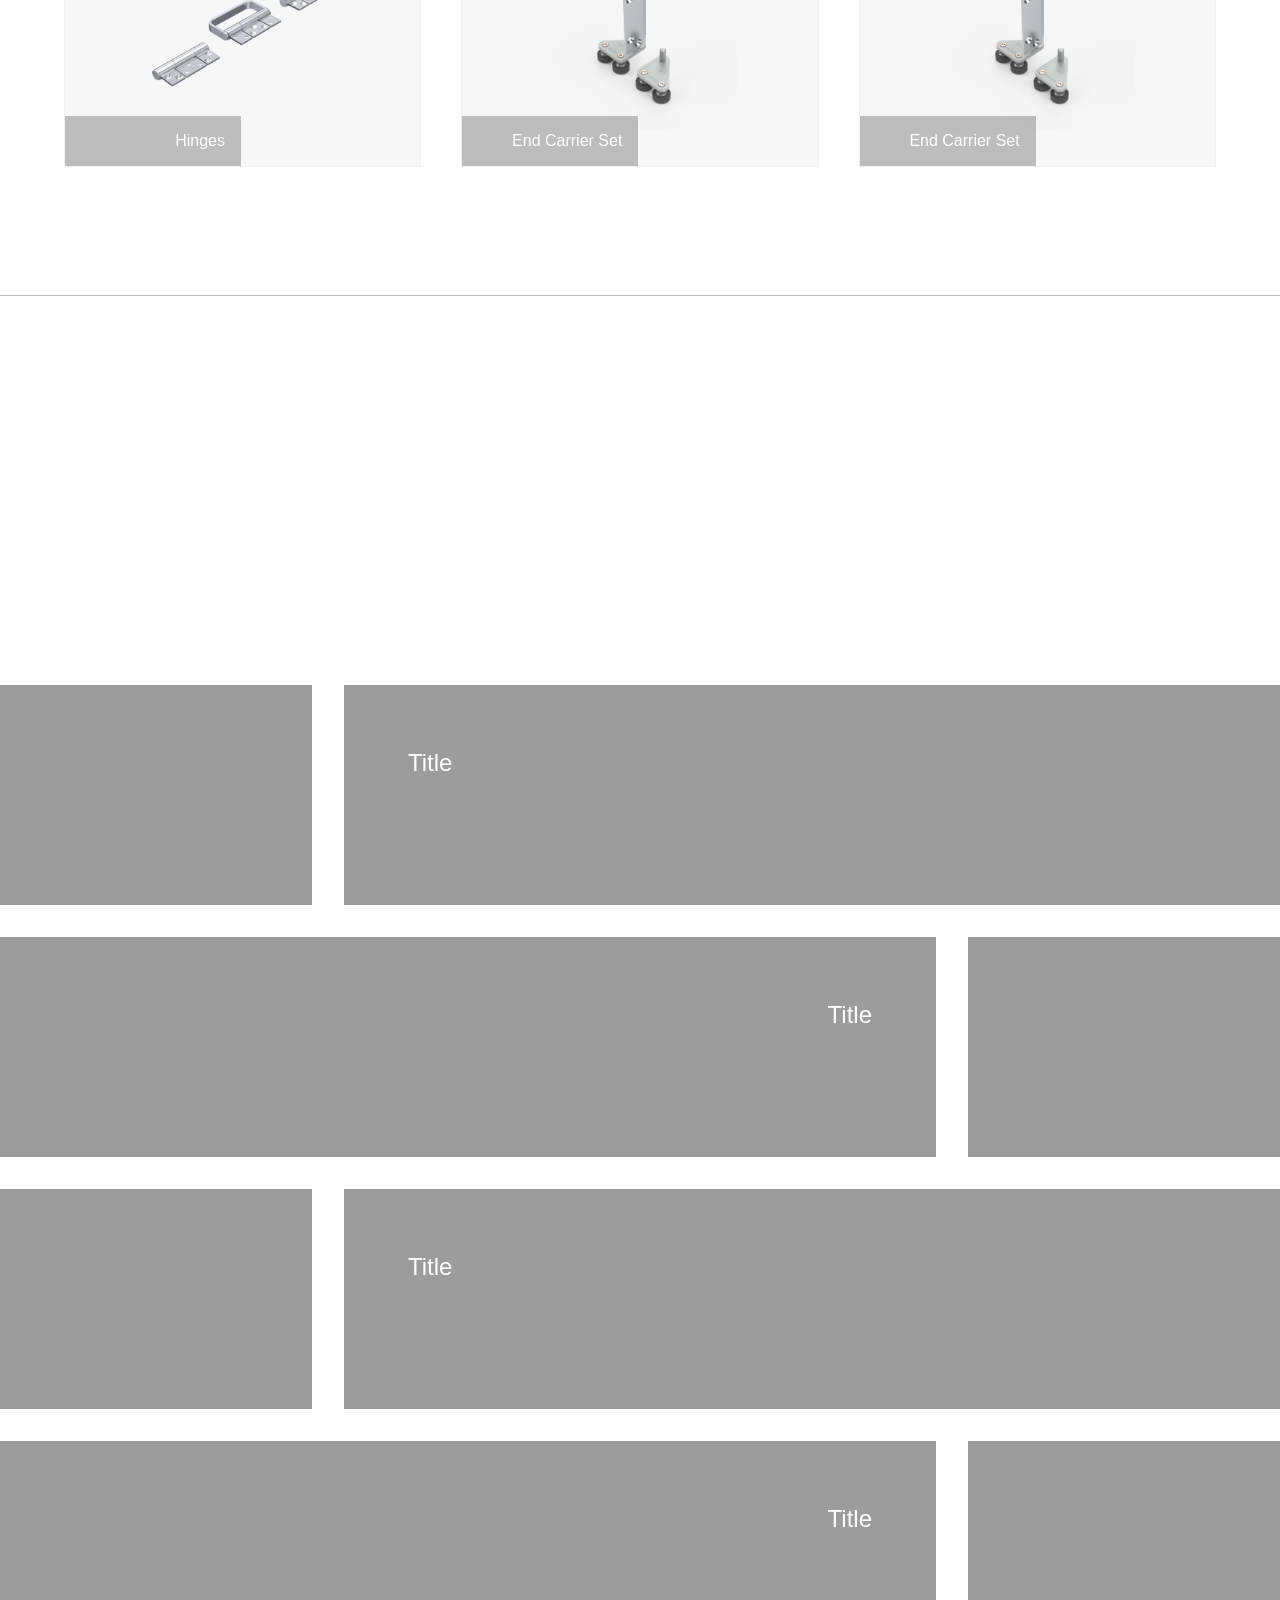
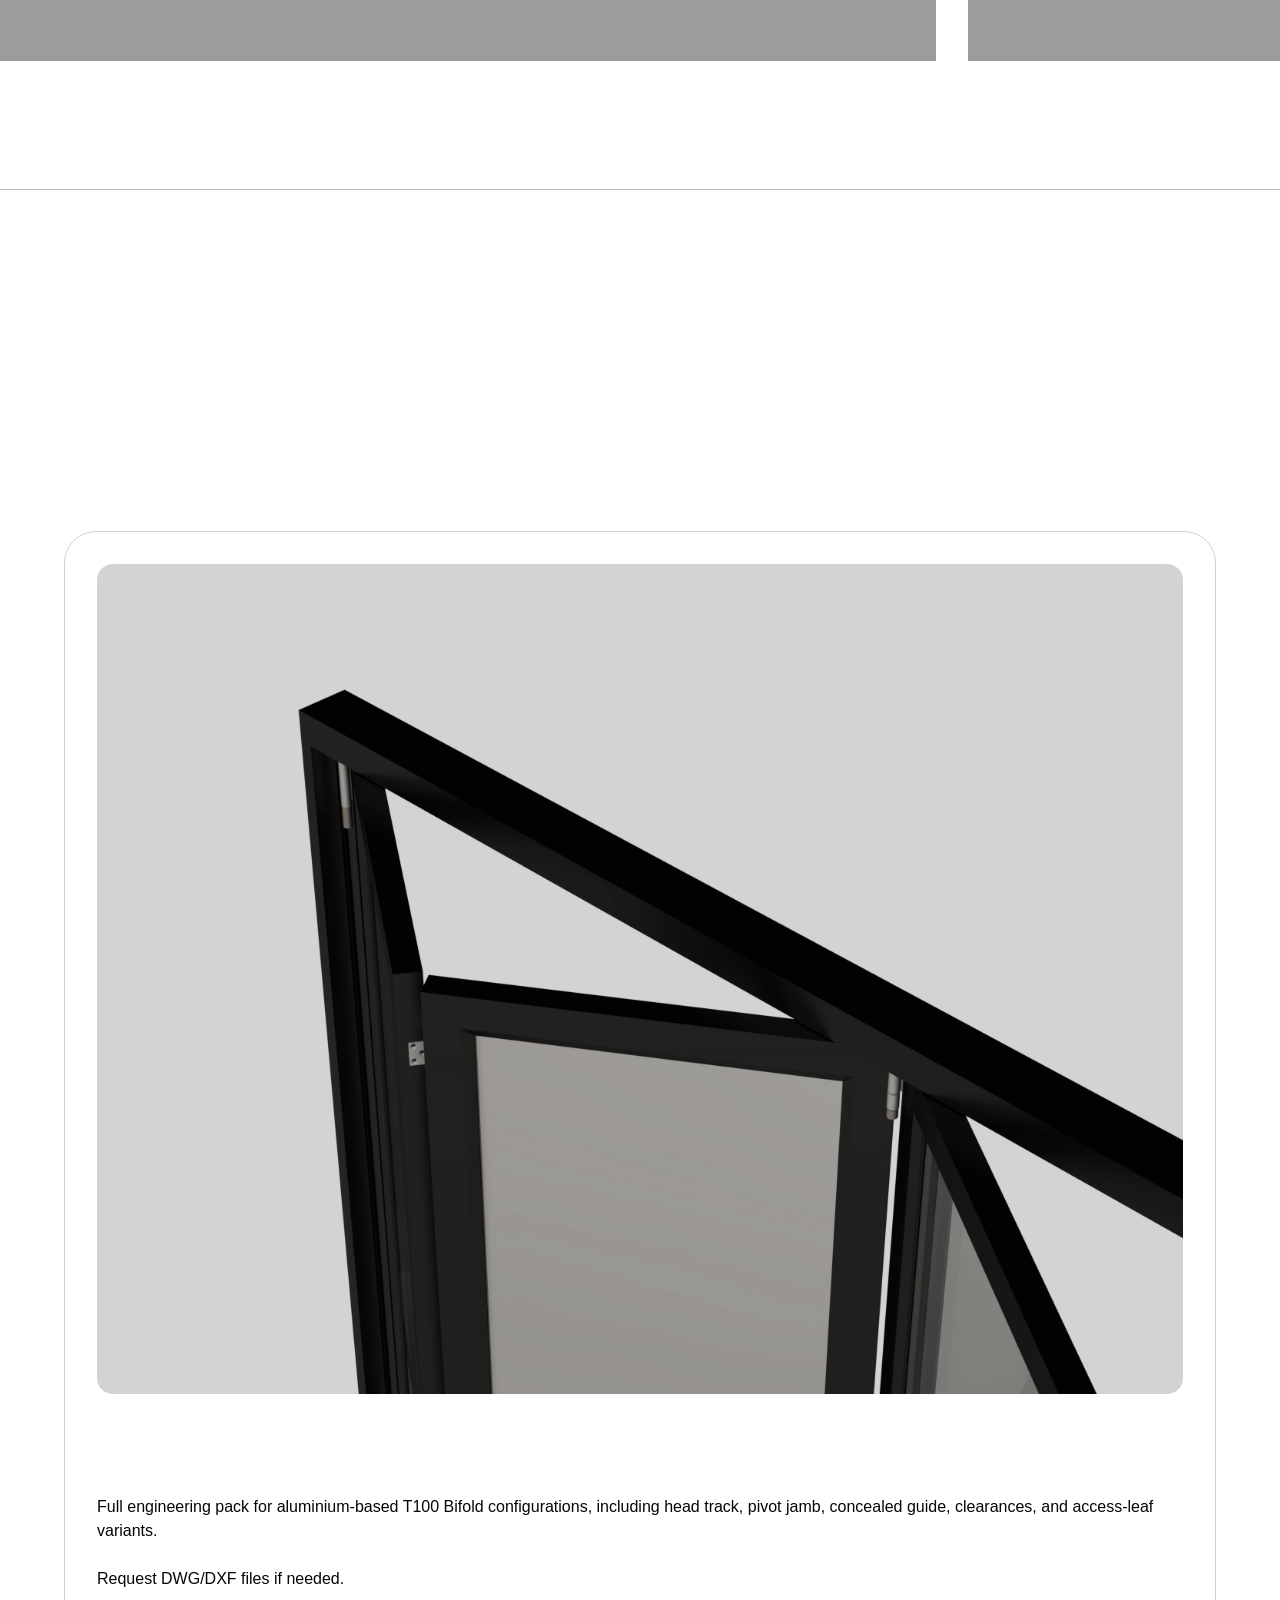
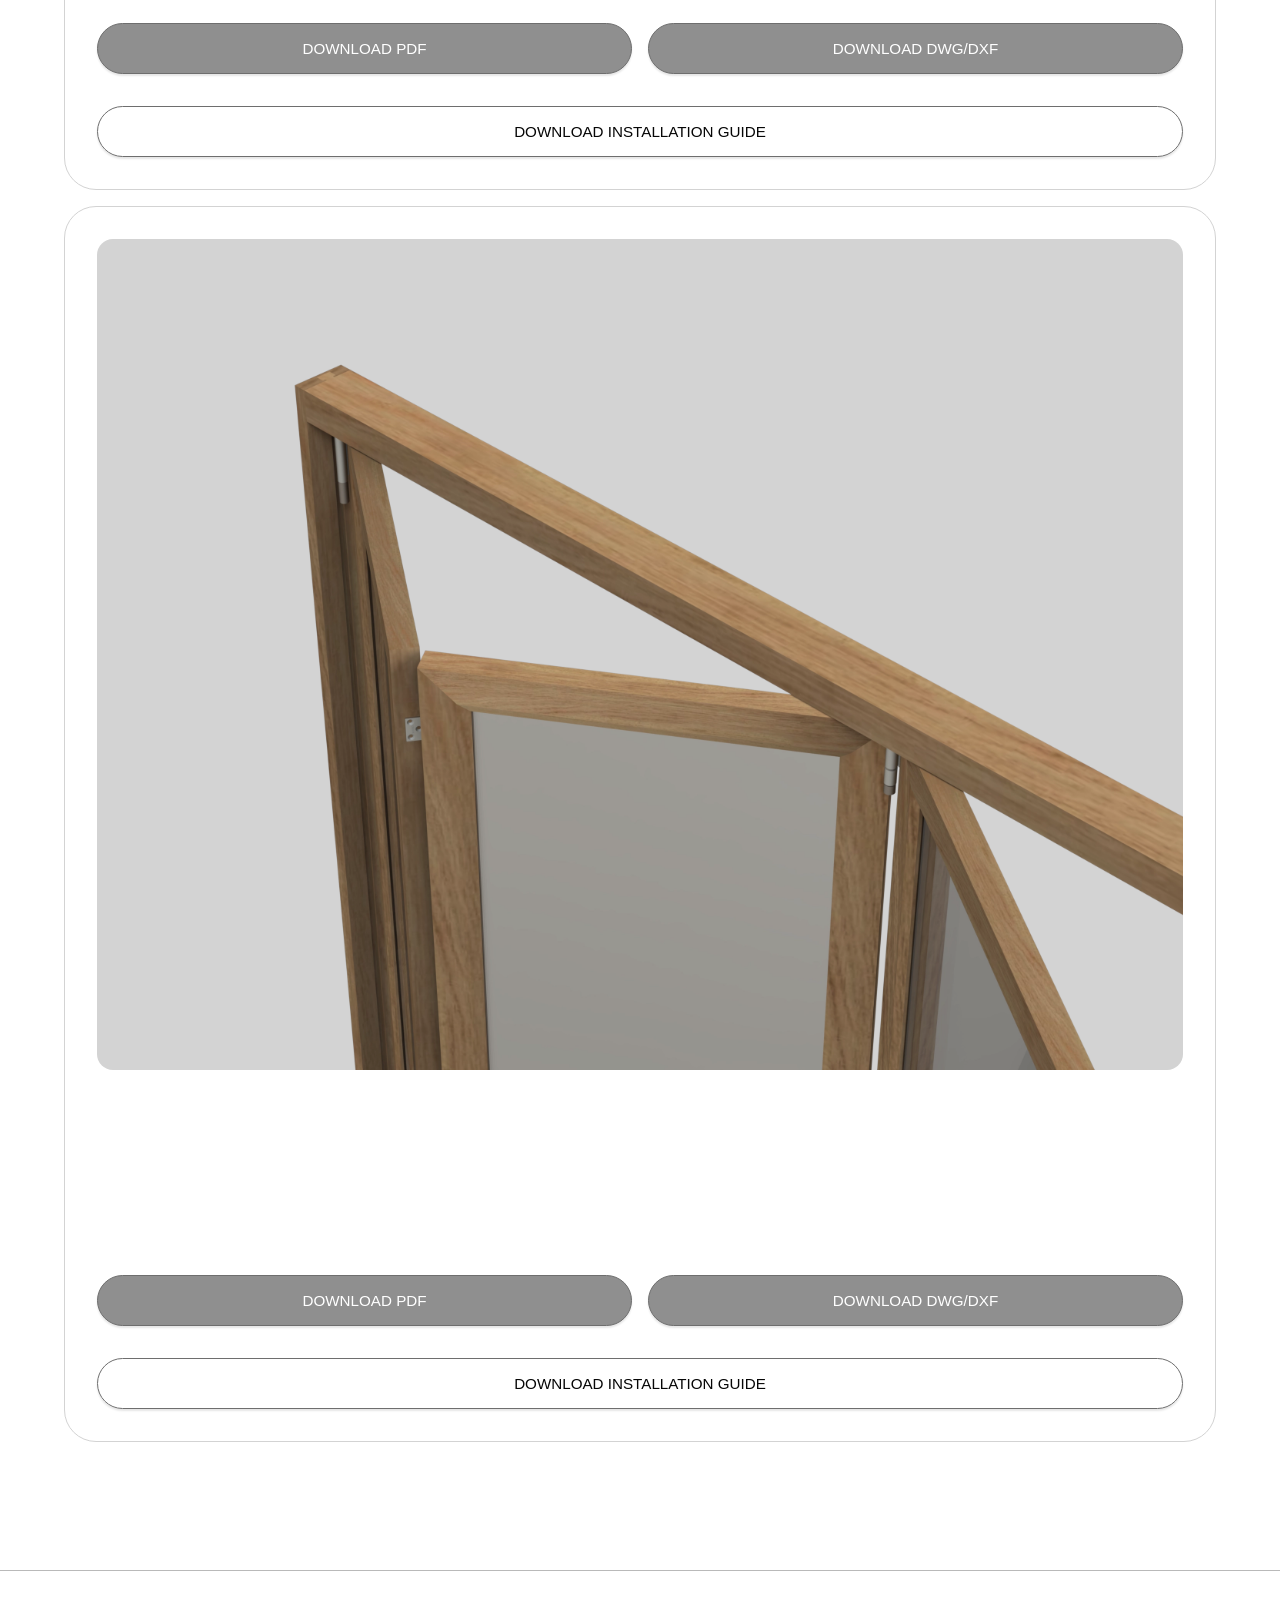
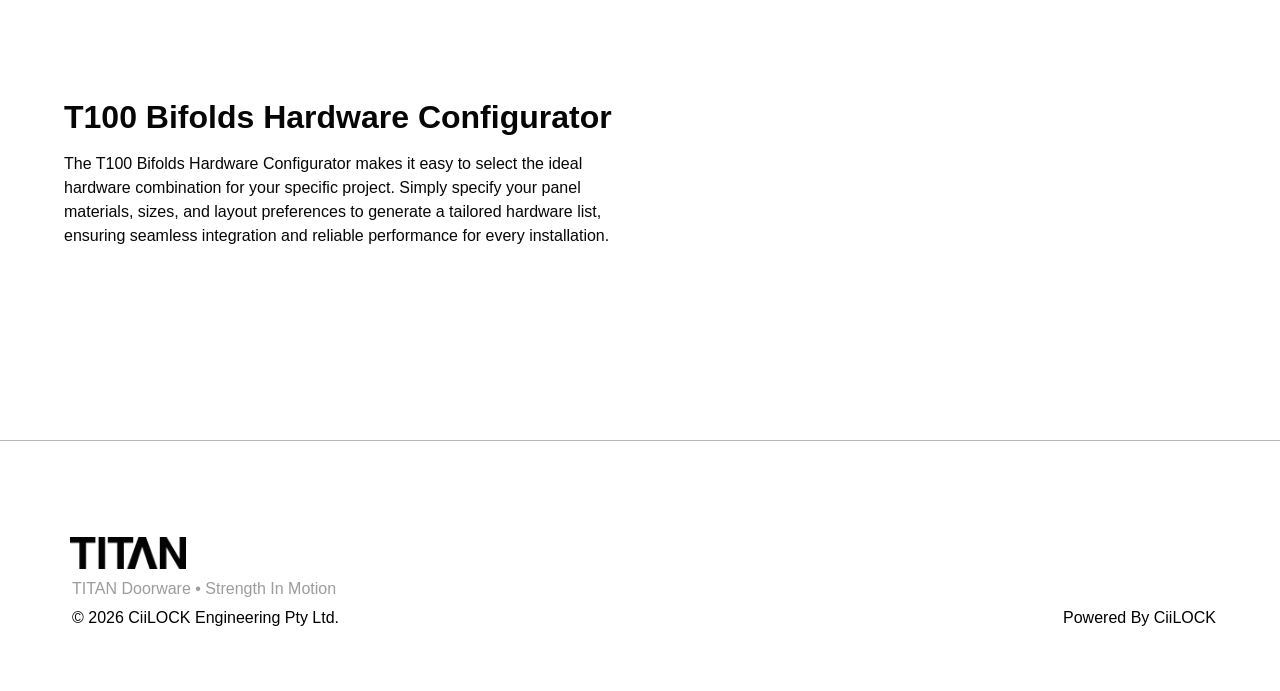
<file: T100-Bifolds.html>
<!DOCTYPE html>
<html>
    <head>
        <meta charset="utf-8">
        <meta http-equiv="X-UA-Compatible" content="IE=edge">
        <title>T100 Bifolds</title>
        <link rel="preload" href="images/systems/folding.webp" as="image">
        <meta content="Experience the advanced engineering of TITAN T100 Bifolds. Designed for strength and smooth operation, T100 bifold doorware brings lasting reliability and elegance to both residential and commercial spaces." 
        name="description">
        <meta content="TITAN T100 Bifolds – Superior Folding Door Solutions" 
        property="og:title">
        <meta content="Experience the advanced engineering of TITAN T100 Bifolds. Designed for strength and smooth operation, T100 bifold doorware brings lasting reliability and elegance to both residential and commercial spaces." 
        property="og:description">
        <meta content="TITAN T100 Bifolds – Superior Folding Door Solutions" 
        property="twitter:title">
        <meta 
        content="Experience the advanced engineering of TITAN T100 Bifolds. Designed for strength and smooth operation, T100 bifold doorware brings lasting reliability and elegance to both residential and commercial spaces." 
        property="twitter:description">
        <meta name="viewport" content="width=device-width, initial-scale=1">
        <link rel="stylesheet" href="css/font.css">
        <link rel="stylesheet" href="css/nav.css">
        <link rel="stylesheet" href="css/flex.css">
        <link rel="stylesheet" href="css/container.css">
        <link rel="stylesheet" href="css/section.css">
        <link rel="stylesheet" href="css/body.css">
        <link rel="stylesheet" href="css/hero.css">
        <link rel="stylesheet" href="css/line.css">
        <link rel="stylesheet" href="css/spacing.css">
        <link rel="stylesheet" href="css/gradient.css">
        <link rel="stylesheet" href="css/grid.css">
        <link rel="stylesheet" href="css/content.css">
        <link rel="stylesheet" href="css/button.css">
        <link rel="stylesheet" href="css/image.css">
    </head>
    <body>

        <section class="t100-bifolds hero">

            <div class="container">
                <nav>
                    <div class="flex-row center">
                        <div>
                            <ul>
                                <li class="products-trigger">PRODUCTS<div class="dropdown-arrow">▼</div></li>
                                <li><a href="design-inspirations.html">DESIGN INSPIRATIONS</a></li>
                                <li><a href="about-titan.html">ABOUT TITAN</a></li>
                                <li><a href="contact-us.html">CONTACT US</a></li>
                            </ul>
                        </div>
                        <div class="row">
                            <a href="index.html"><div class="logo"></div></a>
                            <div class="hamburger-dropdown"></div>
                        </div>
                    </div>
                </nav>   
            </div>

            <div class="line"></div>

            <div class="dropdown-menu">
            <div class="container content-space">
                <div class="dual-grid gap-4">

                    <div>
                        <ul>
                            <li data-preview="one"><a href="t100-bifolds.html">T100 Bifolds</a></li>
                            <li data-preview="two"><a href="a100-bifolds.html">A100 Bifolds</a></li>
                            <li data-preview="three"><a href="t350-sliders.html">T350 Sliders</a></li>
                            <!-- <li data-preview="four"><a href="platform-integrated-bifolds.html">Platform Integrated Bifolds</a></li> -->
                            <li data-preview="five"><a href="titan-doorware.html">Doorware</a></li>
                        </ul>
                    </div>

                    <div class="preview">
                        <div class="preview one active"></div>
                        <div class="preview two"></div>
                        <div class="preview three"></div>
                        <div class="preview four"></div>
                        <div class="preview five"></div>
                    </div>

                </div>
            </div>
        </div>
            
            <div class="container content-space">

                <div class="hero content">

                    <div class="dual-grid top-text align-items-start">
                    <div class="hero-text">
                        T100 Bifolds
                    </div>
                    <p class="para">
                        The TITAN T100 Bifolds redefine folding door systems by combining robust engineering with a sleek, modern design. Built for both residential and commercial spaces, the T100 series offers outstanding reliability, smooth operation, and lasting durability. Focused on strength, security, and seamless integration, TITAN T100 Bifolds create expansive openings that bring in natural light and connect indoor and outdoor areas, enhancing any environment.
                    </p>
                    </div>

                        <div class="four-grid">

                            <div class="fact">
                                <div class="icon weight"></div>
                                <div class="med-text">100kg</div>
                                <p class="para">Panel Capacity</p>
                            </div>
                            <div class="fact">
                                <div class="icon push"></div>
                                <div class="med-text">50%</div>
                                <p class="para">Smoother Top Hung System</p>
                            </div>
                            <div class="fact">
                                <div class="icon material"></div>
                                <div class="med-text">2-Way</div>
                                <p class="para">Adaptability for Aluminium & Timber</p>
                            </div>
                            <div class="fact">
                                <div class="icon versatile"></div>
                                <div class="med-text">100%</div>
                                <p class="para">Versatile for Any Application</p>
                            </div>
                            
                        </div>
                        
                            <div class="separator cut"></div>

                            <div class="row width-100 space-between margin-bot-2">
                                <a href="#grey" class="circle scroll-arrow"></a>
                                <a href="contact-us.html" class="btn">ENQUIRE NOW<div class="right-arrow">⟶</div></a>
                            </div>

                        </div>


                </div>

            </div>

            <div class="black-float-gradient"></div>
            
        </section> 
        
        
        <section class="grey" id="grey">
            <div class="dual-grid width-100 gap-4">
                    <div class="dark-grey">
                        <div class="med-text">Why T100 Bifolds?</div>
                    </div>
                    <div class="padding-right-4">
                        <p class="para">T100 Bifolds stand out for their robust engineering, smooth top-hung system, and adaptability to both aluminium and timber doors. Engineered for strength and seamless operation, they support heavy panels while providing effortless folding performance. With versatile design options and proven durability for both residential and commercial spaces, T100 Bifolds offer reliability, style, and flexibility, making them an ideal choice for those who demand more from their door systems.</p>
                    </div>
            </div>
        </section>

        <div class="line dark"></div>

        <section class="features">
        <div class="container content-space margin-vert-big">
            <div class="flex-column center">
                <div class="column text-center max-800">
                    <h1 class="heading">Key Features & Benefits</h1>
                    <p class="para">The T100 Bifolds offer a range of key features and benefits that set them apart in the market. With a robust top-hung system, they ensure smooth and reliable folding action, even with heavy panels up to 100kg. Their 2-way adaptability makes them suitable for both aluminium and timber doors, catering to various design needs. Engineered for durability and consistent performance, T100 Bifolds seamlessly suit residential and commercial spaces, providing long-lasting security, style, and flexible integration for modern architectural projects.</p>
                </div>
                <div class="three-col-grid max-800 margin-top-2">
                    <div class="box point col">
                        <div class="icon ruler"></div>
                        <h4>Architectural Precision</h4>
                        <p class="para">Engineered for perfect alignment and operation.</p>
                    </div>
                    <div class="box point col">
                        <div class="icon boat"></div>
                        <h4>Coastal Life</h4>
                        <p class="para">Built to resist corrosion in harsh seaside environments.</p>
                    </div>
                    <div class="box point col">
                        <div class="icon aesthetic"></div>
                        <h4>Minimalist Aesthetics</h4>
                        <p class="para">Sleek, simple designs for modern spaces.</p>
                    </div>
                    <div class="box point col">
                        <div class="icon tool"></div>
                        <h4>Premium Materials</h4>
                        <p class="para">Made with high-quality, durable components.</p>
                    </div>
                    <div class="box point col">
                        <div class="icon builder"></div>
                        <h4>Trusted By Architects</h4>
                        <p class="para">Preferred by professionals for reliability and style.</p>
                    </div>
                    <div class="box point col">
                        <div class="icon roller"></div>
                        <h4>Enduring Performance</h4>
                        <p class="para">Designed for lasting durability and performance.</p>
                    </div>
                </div>
            </div>
        </div>
        </section>

        <div class="line dark"></div>

        <section class="products">
            <div class="container content-space margin-vert-big">
                <div class="column half">
                        <h1 class="heading">T100 Bifolds Products</h1>
                        <p class="para">Our TITAN products combine durable engineering with contemporary style, offering dependable solutions for both residential and commercial spaces. Each item is crafted to enhance performance and complement modern environments.</p>
                    </div>
                <div class="three-col-grid">
                    <div class="product top-pivot">
                        <div class="base dark">
                            <h4>Top Pivot Set</h4>
                        </div>
                    </div>
                    <div class="product bottom-pivot">
                        <div class="base dark">
                            <h4>Bottom Pivot Set</h4>
                        </div>
                    </div>
                    <div class="product twin-point">
                        <div class="base dark">
                            <h4>Twin Point Lock Set</h4>
                        </div>
                    </div>
                    <div class="product centreline-hinge">
                        <div class="base dark">
                            <h4>Hinges</h4>
                        </div>
                    </div>
                    <div class="product end-carrier">
                        <div class="base dark">
                            <h4>End Carrier Set</h4>
                        </div>
                    </div>
                    <div class="product end-carrier">
                        <div class="base dark">
                            <h4>End Carrier Set</h4>
                        </div>
                    </div>
                </div>
            </div>
        </section>

        <div class="line dark"></div>

        <section class="integrations">
            <div class="container content-space margin-vert-int">
                <div class="flex-column center">
                    <div class="column text-center max-800">
                        <h1 class="heading">How TITAN Doorware Integrates</h1>
                        <p class="para">TITAN Doorware integrates seamlessly with the T100 Bifolds, offering a perfect match of hardware and folding door system engineered for reliable, long-lasting performance. The compatibility of TITAN components ensures smooth operation and precise alignment, whether the panels are aluminium or timber. With a focus on quality and durability, TITAN Doorware enhances the overall function and security of the T100 Bifolds, allowing these systems to meet the diverse needs of both residential and commercial projects while maintaining a cohesive and stylish look.</p>
                    </div>
                </div>
            </div>
            <div class="right dom-grid">
                <div class="sect-1"></div>
                <div class="sect-2">
                    <h2>Title</h2>
                    <p class="para">Lorem ipsum dolor sit amet, consectetur adipiscing elit, sed do eiusmod tempor incididunt ut labore et dolore magna aliqua.</p>
                </div>
            </div>
            <div class="left dom-grid margin-top-2">
                <div class="sect-1">
                    <h2>Title</h2>
                    <p class="para">Lorem ipsum dolor sit amet, consectetur adipiscing elit, sed do eiusmod tempor incididunt ut labore et dolore magna aliqua.</p>
                </div>
                <div class="sect-2"></div>
            </div>
            <div class="right dom-grid margin-top-2">
                <div class="sect-1"></div>
                <div class="sect-2">
                    <h2>Title</h2>
                    <p class="para">Lorem ipsum dolor sit amet, consectetur adipiscing elit, sed do eiusmod tempor incididunt ut labore et dolore magna aliqua.</p>
                </div>
            </div>
            <div class="left dom-grid margin-top-2 margin-bot-8">
                <div class="sect-1">
                    <h2>Title</h2>
                    <p class="para">Lorem ipsum dolor sit amet, consectetur adipiscing elit, sed do eiusmod tempor incididunt ut labore et dolore magna aliqua.</p>
                </div>
                <div class="sect-2"></div>
            </div>
        </section>

        <div class="line dark"></div>

        <section class="system-drawings">
            <div class="container content-space margin-vert-big">
                <div class="flex-column center">
                    <div class="column text-center max-800">
                        <h1 class="heading">System Drawings</h1>
                        <p class="para">Explore the system drawings for T100 Bifolds to gain detailed insight into their engineering and installation. These comprehensive diagrams illustrate the key components, layout options, and integration points, making it easier for architects, builders, and installers to plan, specify, and execute high-quality bifold door solutions with confidence</p>
                    </div>
                    <div class="dual-grid margin-top-4">
                        <div class="drawings">
                            <div class="view aluminium"></div>
                            <h1 class="heading">Aluminium Drawing Set</h1>
                            <p class="para">Full engineering pack for aluminium-based T100 Bifold configurations, including head track, pivot jamb, concealed guide, clearances, and access-leaf variants. <br><br>Request DWG/DXF files if needed.</p>
                            <div class="btn-container">
                                <button class="btn filled">DOWNLOAD PDF</button>
                                <button class="btn filled">DOWNLOAD DWG/DXF</button>
                            </div>
                            <button class="btn width-100 dark-text">DOWNLOAD INSTALLATION GUIDE</button>
                        </div>
                        <div class="drawings">
                            <div class="view timber"></div>
                            <h1 class="heading">Timber Drawing Set</h1>
                            <p class="para">Detailed design information for timber configurations, including head track, pivot jamb, concealed guide, clearances, and access-leaf variants. <br><br>Request DWG/DXF files if needed.</p>
                            <div class="btn-container">
                                <button class="btn filled">DOWNLOAD PDF</button>
                                <button class="btn filled">DOWNLOAD DWG/DXF</button>
                            </div>
                            <button class="btn width-100 dark-text">DOWNLOAD INSTALLATION GUIDE</button>
                        </div>
                    </div>
                </div>
            </div>
        </section>

        <div class="line dark"></div>

        <section class="hardware-configurator">
            <div class="container content-space margin-vert-big">
               <div class="column half">
                        <h1 class="heading">T100 Bifolds Hardware Configurator</h1>
                        <p class="para">The T100 Bifolds Hardware Configurator makes it easy to select the ideal hardware combination for your specific project. Simply specify your panel materials, sizes, and layout preferences to generate a tailored hardware list, ensuring seamless integration and reliable performance for every installation.</p>
                </div> 
                <div class="config">
                    
                </div>
            </div>
        </section>

        <footer>
        <div class="container content-space margin-vert">
            <div>
            <!-- <div class="flex-column collapse">
                <div>
                    <ul>
                        <li>PRODUCTS<div class="dropdown-arrow">▲</div></li>
                        <li><a href="design-inspirations.html">DESIGN INSPIRATIONS</a></li>
                        <li><a href="about-titan.html">ABOUT TITAN</a></li>
                        <li><a href="contact-us.html">CONTACT US</a></li>
                    </ul>
                </div>
            </div> -->

            <div class="flex-row margin-top-2">

                <div class="flex-column gap-small">
                    <div class="logo dark"></div>
                    <p class="left-indent">TITAN Doorware • Strength In Motion</p>
                    <div class="year left-indent"></div>
                </div>

                <div class="flex-column align-flex-end">
                    <a href="/" class="powered-by">Powered By CiiLOCK</a>
                </div>

            </div>

            </div>
        </div>
        </footer>
        
    </body>

    <script src="js/collapse.hero.js"></script>
    <script src="js/get.year.js"></script>
    <script src="js/dropdown.menu.js"></script>
    <script src="js/preview.drop.js"></script>
    <script src="js/text.animation.js"></script>
    <script src="js/scroll.to.arrow.js"></script>
    
</html>
</file>
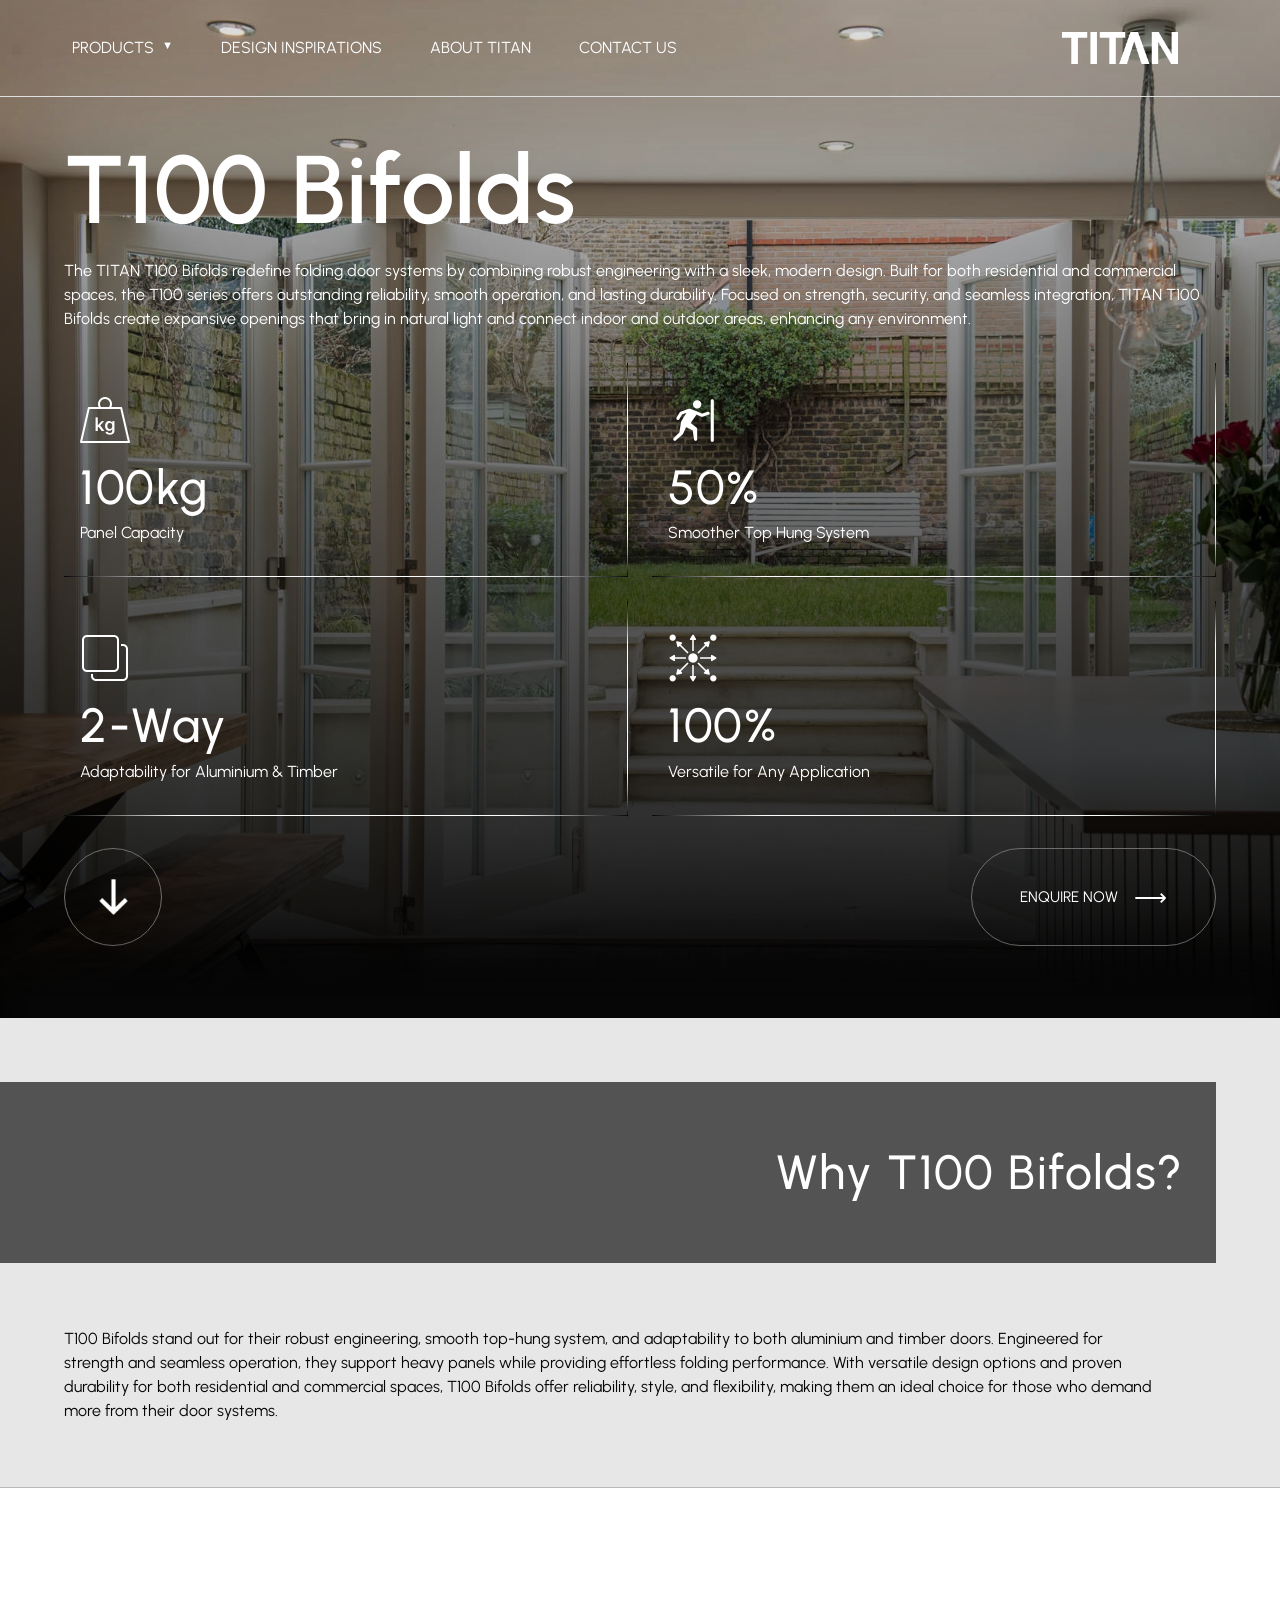
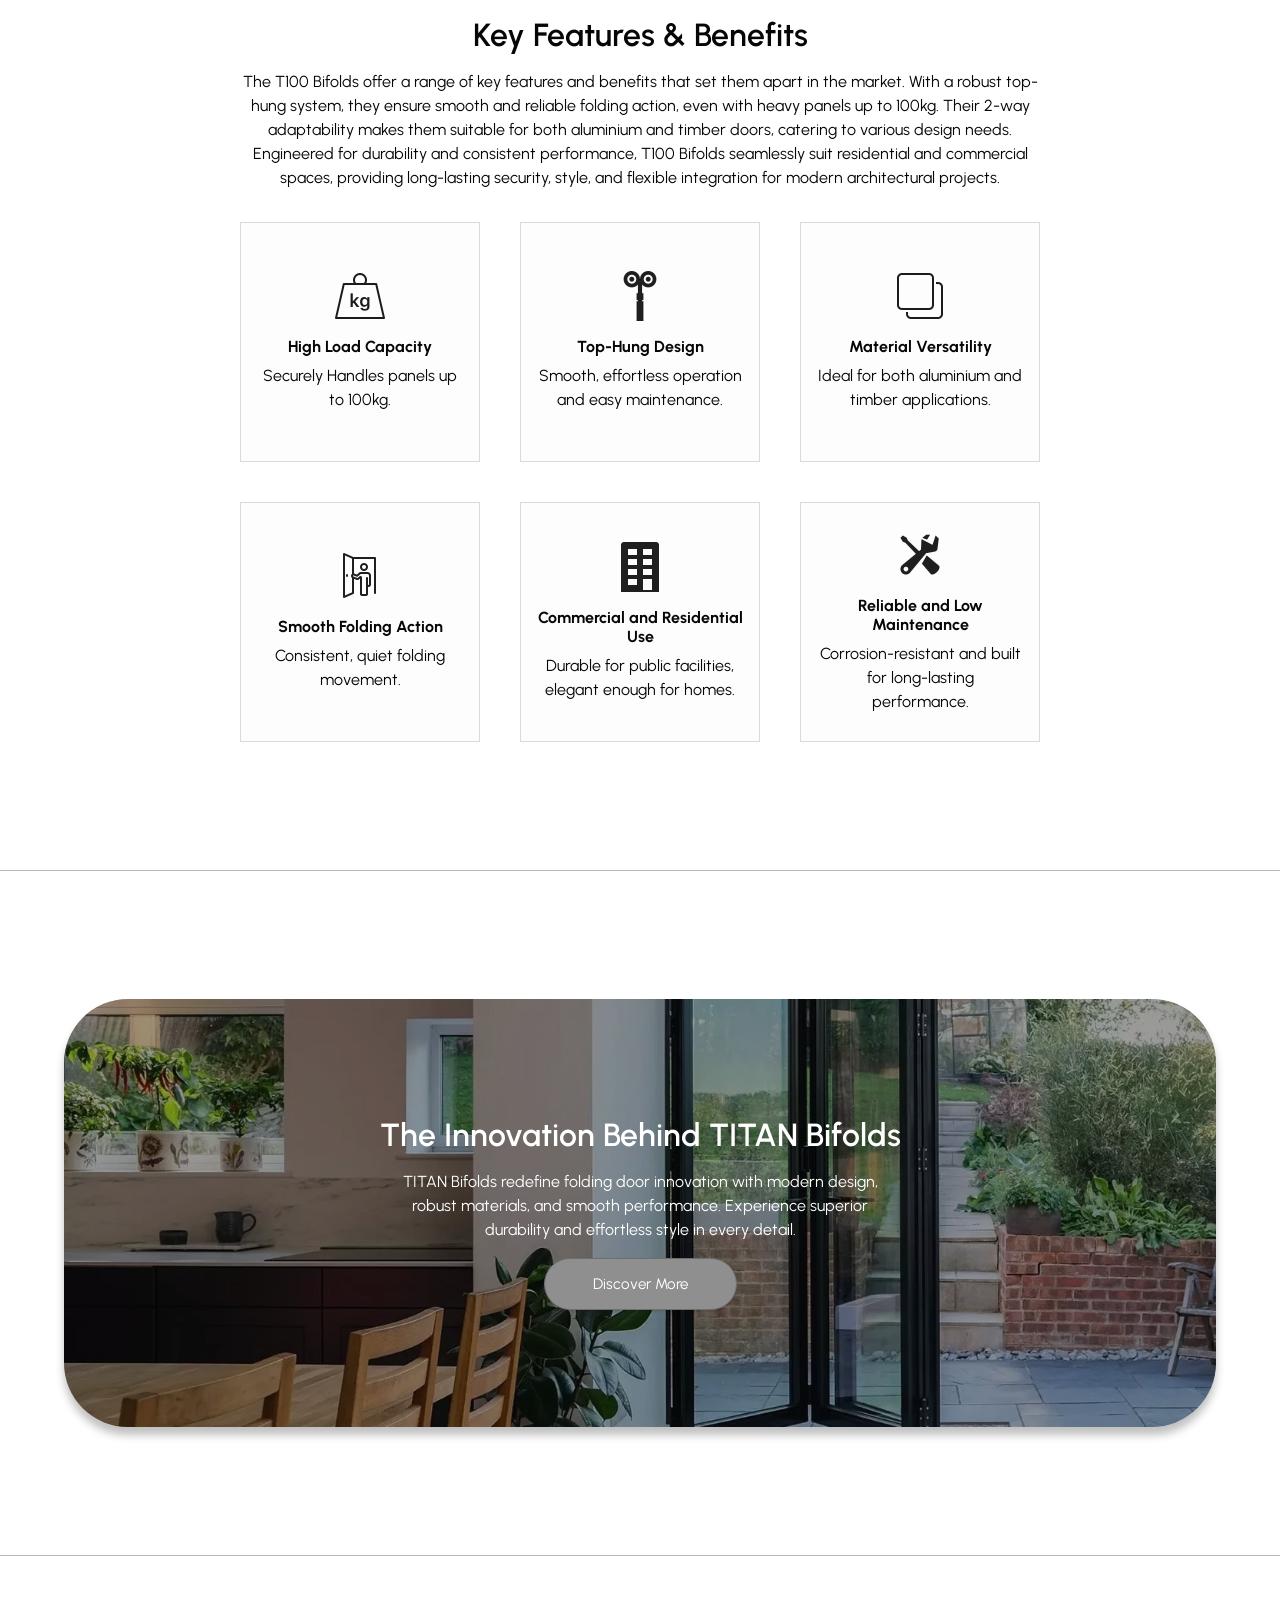
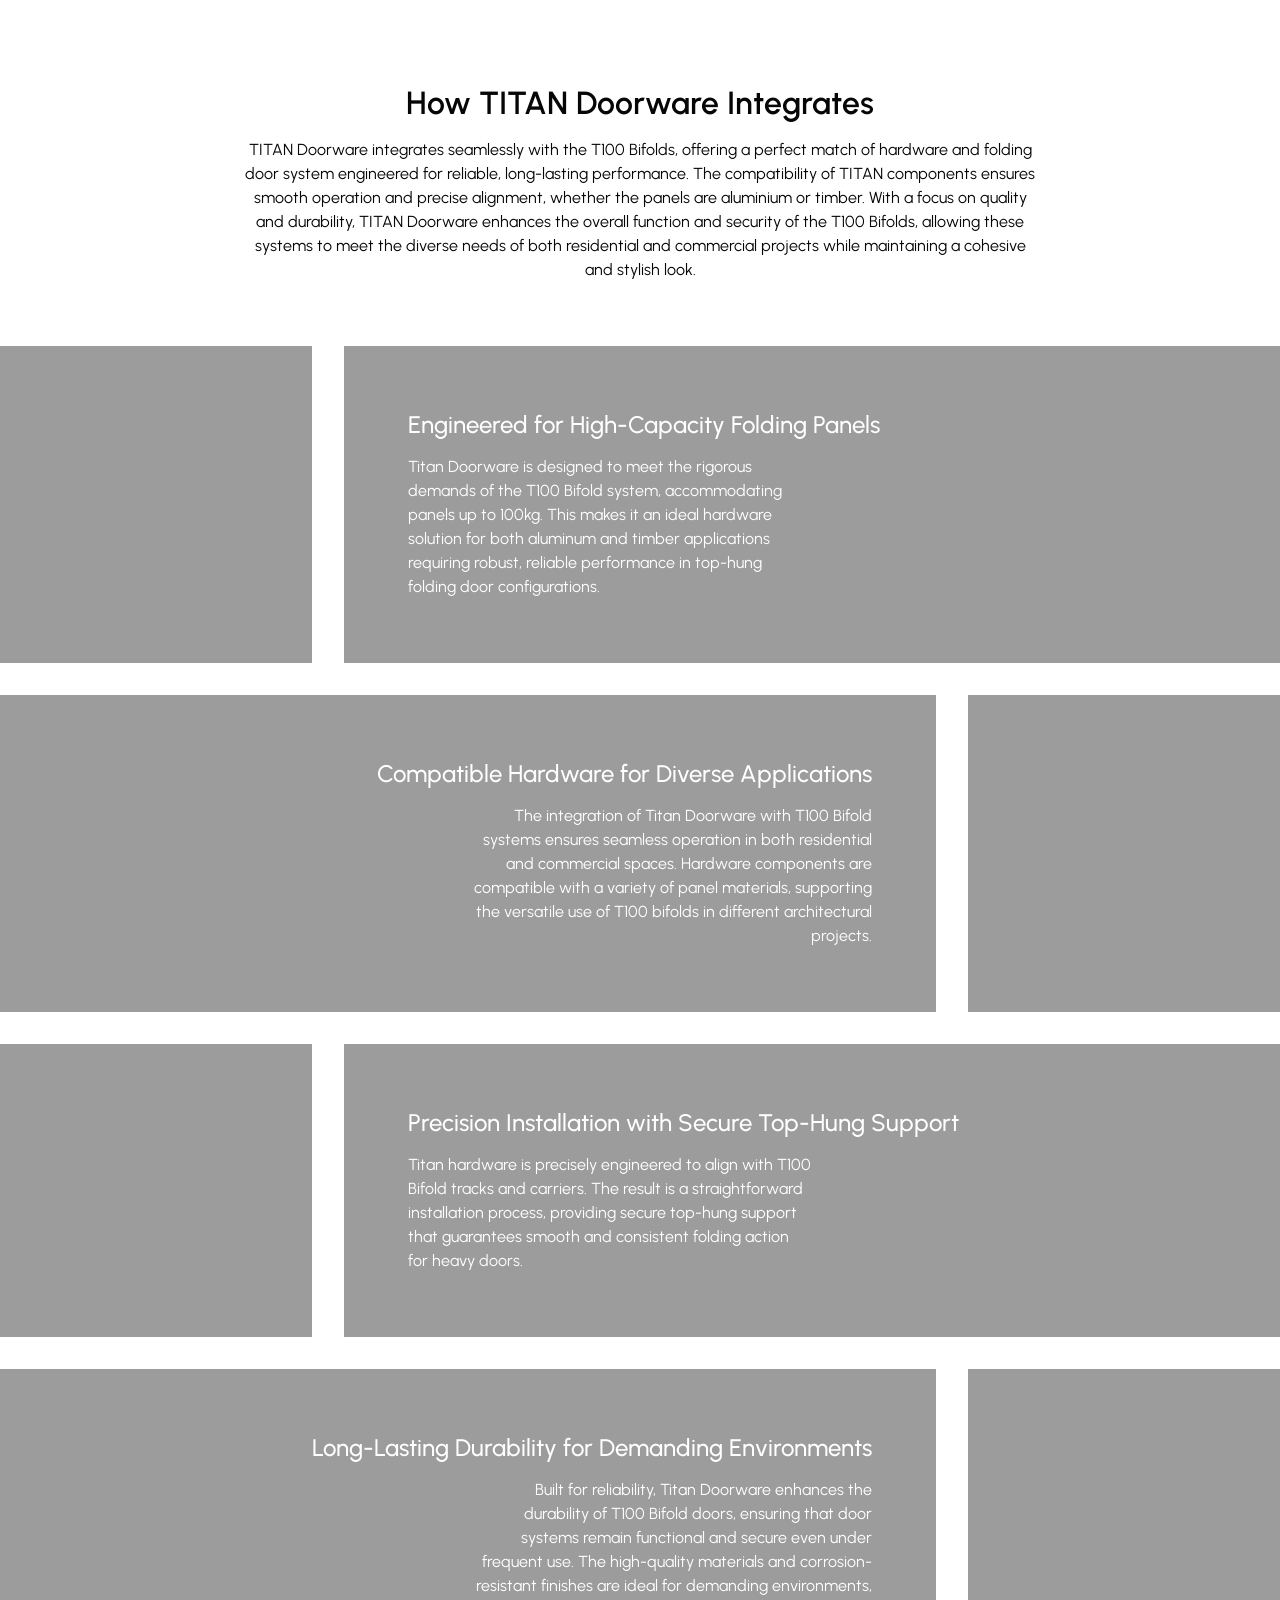
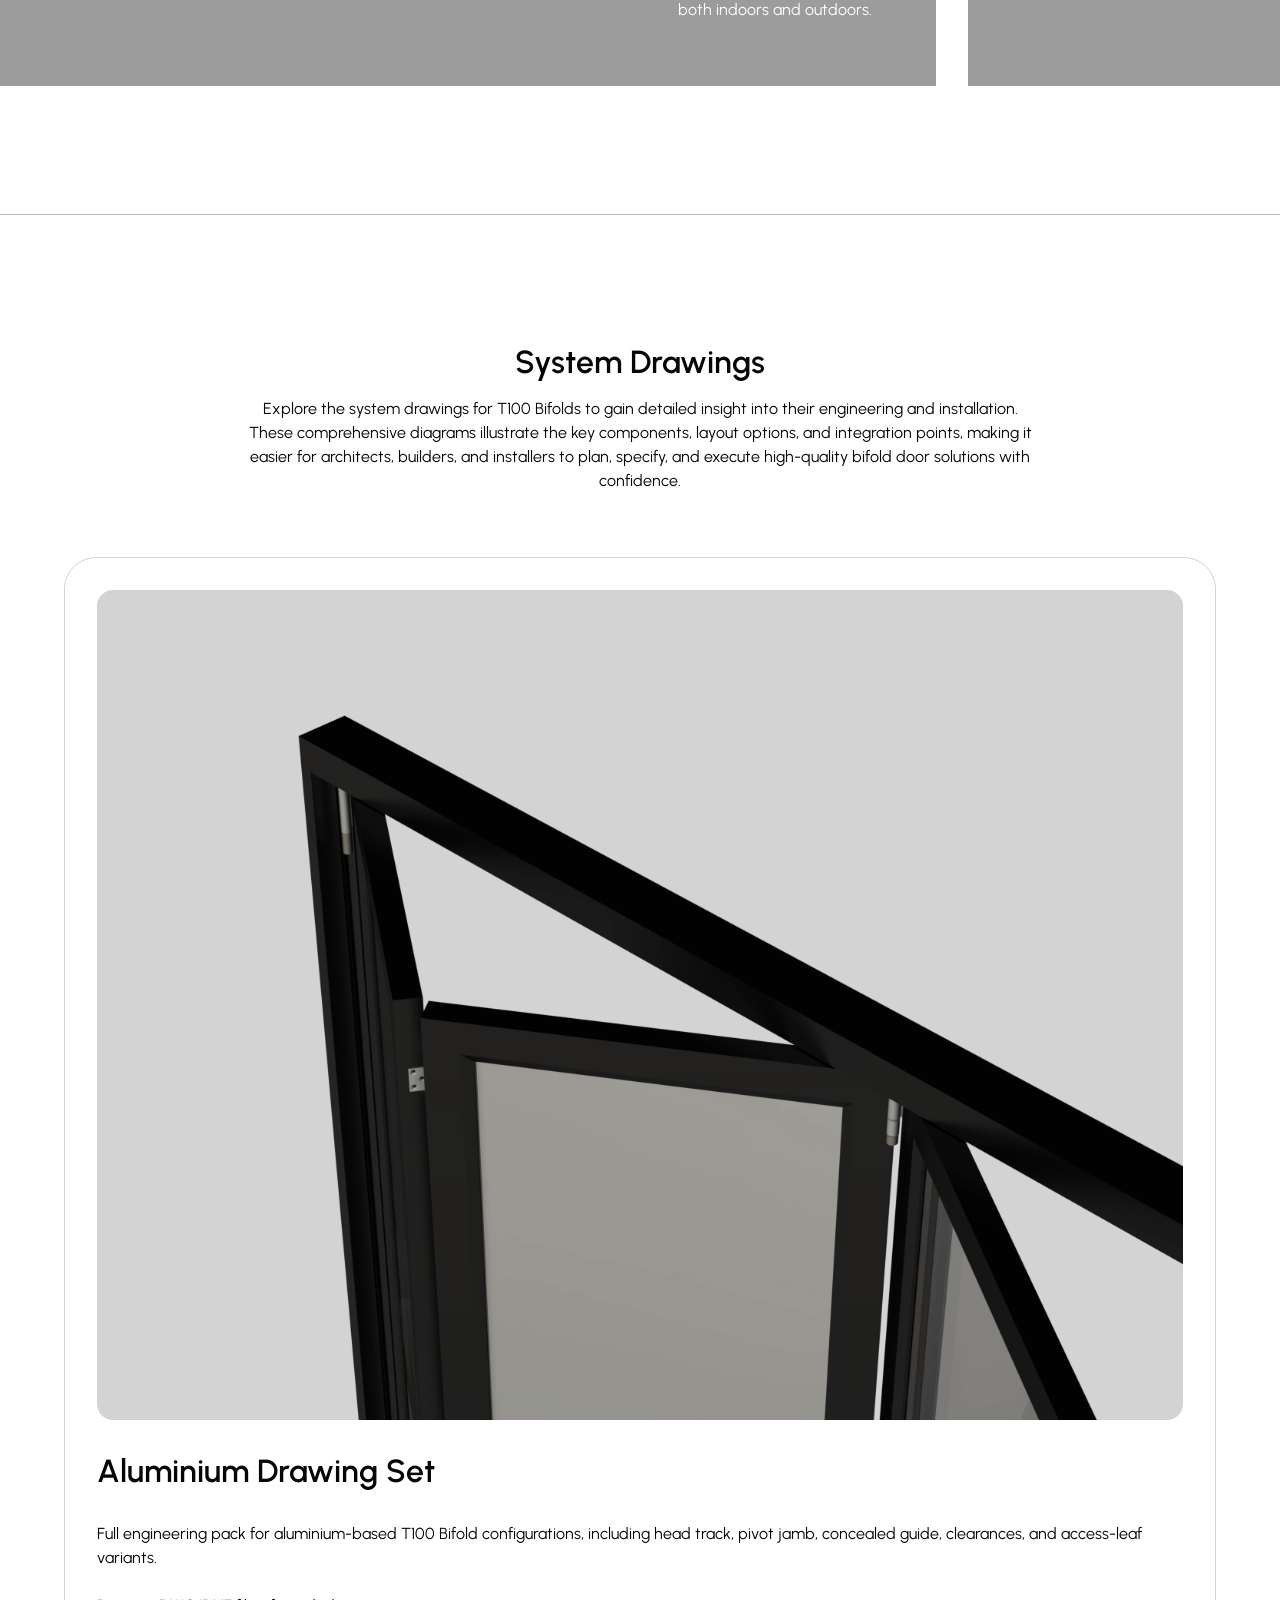
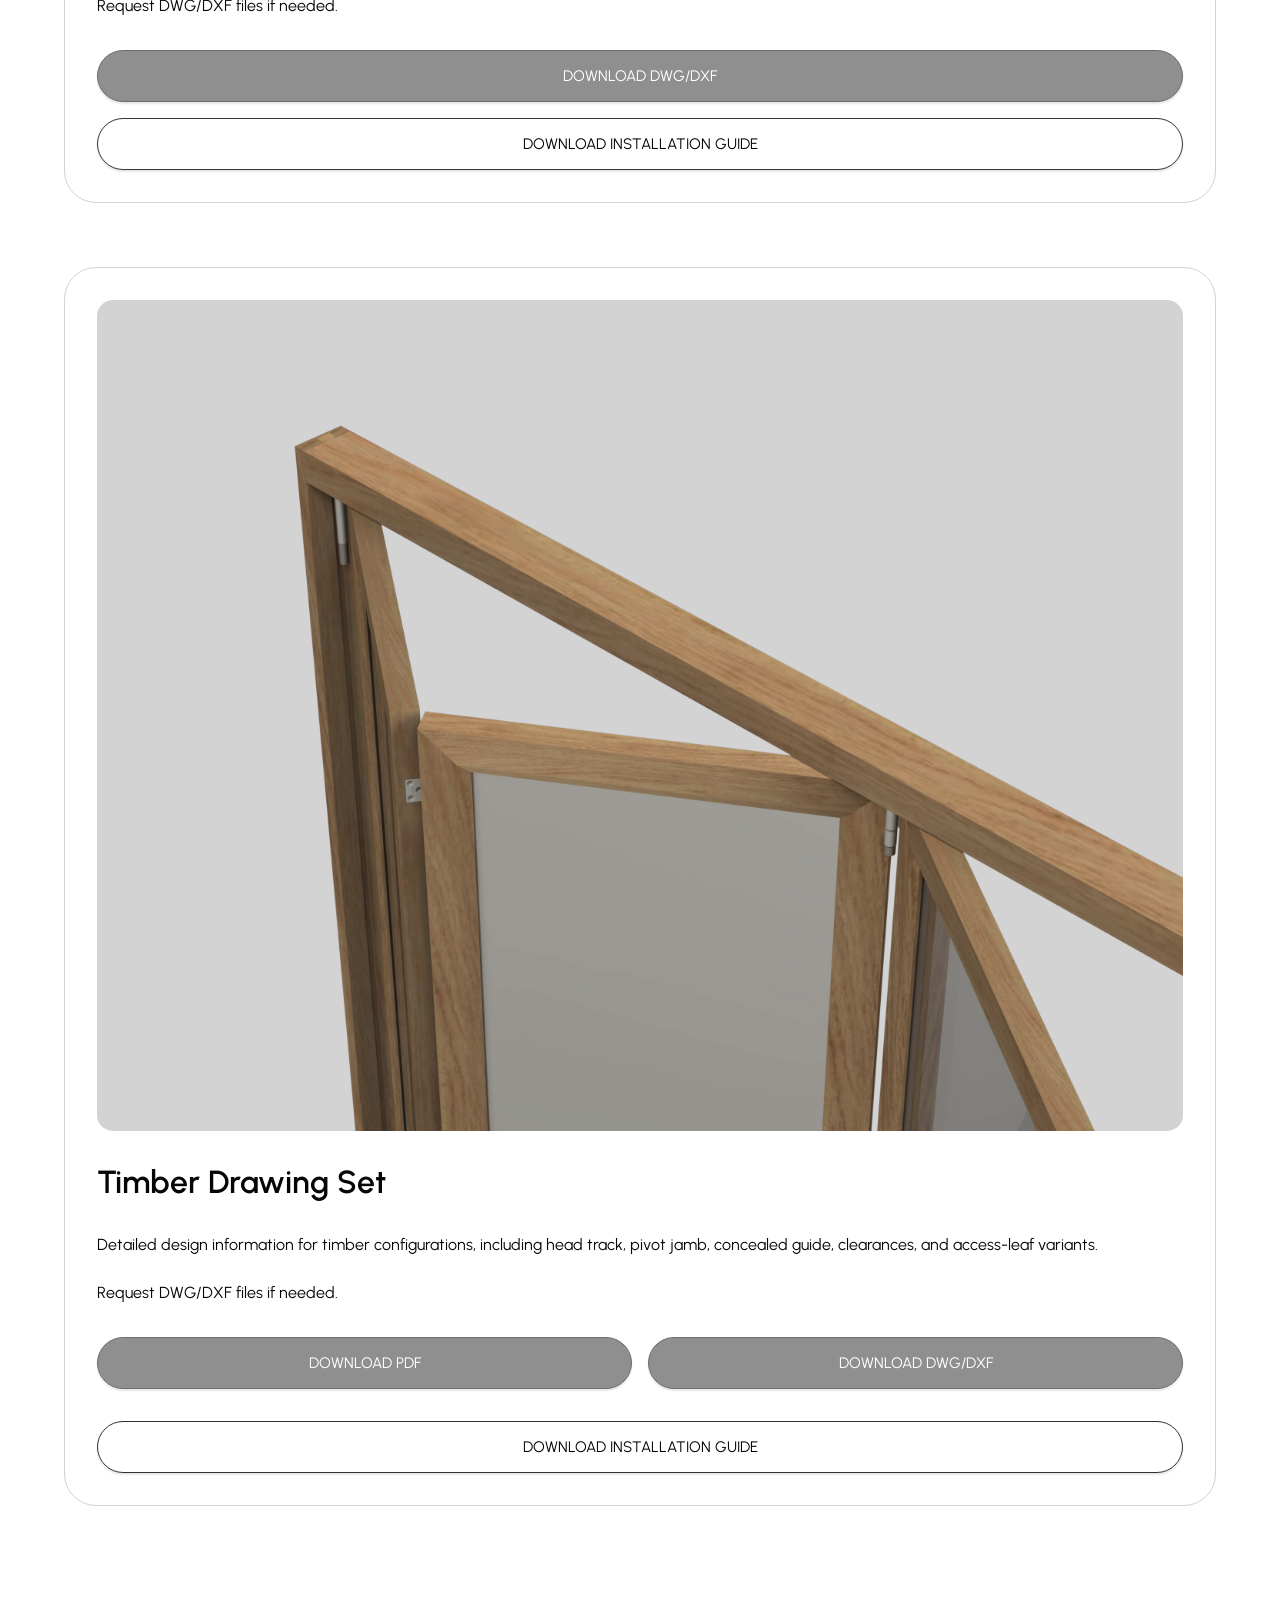
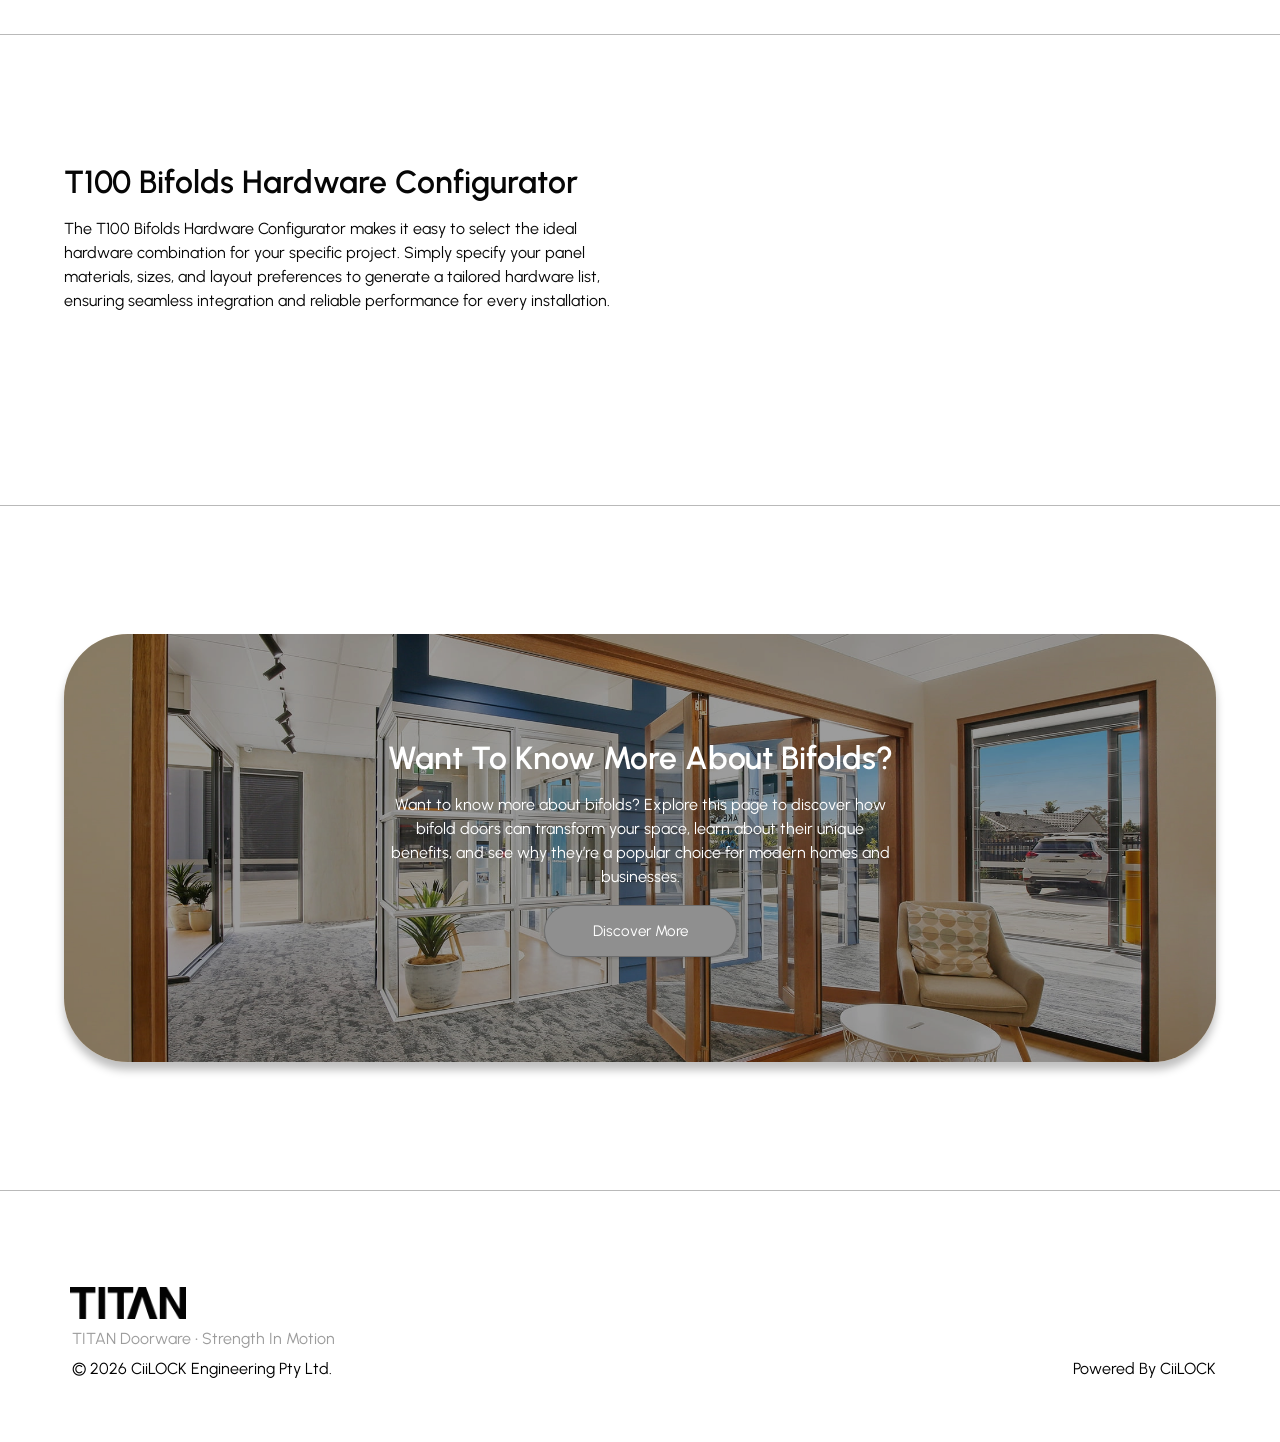
<file: t100-bifolds.html>
<!DOCTYPE html>
<html>
    <head>
        <meta charset="utf-8">
        <meta http-equiv="X-UA-Compatible" content="IE=edge">
        <title>T100 Bifolds</title>
        <link rel="preload" href="images/systems/folding.webp" as="image">
        <meta content="Experience the advanced engineering of TITAN T100 Bifolds. Designed for strength and smooth operation, T100 bifold doorware brings lasting reliability and elegance to both residential and commercial spaces." 
        name="description">
        <meta content="TITAN T100 Bifolds – Superior Folding Door Solutions" 
        property="og:title">
        <meta content="Experience the advanced engineering of TITAN T100 Bifolds. Designed for strength and smooth operation, T100 bifold doorware brings lasting reliability and elegance to both residential and commercial spaces." 
        property="og:description">
        <meta content="TITAN T100 Bifolds – Superior Folding Door Solutions" 
        property="twitter:title">
        <meta 
        content="Experience the advanced engineering of TITAN T100 Bifolds. Designed for strength and smooth operation, T100 bifold doorware brings lasting reliability and elegance to both residential and commercial spaces." 
        property="twitter:description">
        <meta name="viewport" content="width=device-width, initial-scale=1">
        <link rel="preconnect" href="https://fonts.googleapis.com">
        <link rel="preconnect" href="https://fonts.gstatic.com" crossorigin>
        <link href="https://fonts.googleapis.com/css2?family=DM+Sans:ital,opsz,wght@0,9..40,100..1000;1,9..40,100..1000&family=Urbanist:ital,wght@0,100..900;1,100..900&display=swap" rel="stylesheet">
        <link href="images/logos/favicon.webp" rel="shortcut icon" type="image/x-icon">
        <link href="images/logos/favicon.webp" rel="apple-touch-icon">
        <link rel="stylesheet" href="css/font.css">
        <link rel="stylesheet" href="css/nav.css">
        <link rel="stylesheet" href="css/side.menu.css">
        <link rel="stylesheet" href="css/flex.css">
        <link rel="stylesheet" href="css/container.css">
        <link rel="stylesheet" href="css/section.css">
        <link rel="stylesheet" href="css/body.css">
        <link rel="stylesheet" href="css/hero.css">
        <link rel="stylesheet" href="css/line.css">
        <link rel="stylesheet" href="css/spacing.css">
        <link rel="stylesheet" href="css/gradient.css">
        <link rel="stylesheet" href="css/grid.css">
        <link rel="stylesheet" href="css/content.css">
        <link rel="stylesheet" href="css/button.css">
        <link rel="stylesheet" href="css/image.css">
    </head>
    <body>

        <section class="t100-bifolds hero">

            <div class="container">
                <nav>
                    <div class="flex-row center">
                        <div class="navbar">
                            <ul>
                                <li class="products-trigger">PRODUCTS<div class="dropdown-arrow">▼</div></li>
                                <li><a href="design-inspirations.html">DESIGN INSPIRATIONS</a></li>
                                <li><a href="about-titan.html">ABOUT TITAN</a></li>
                                <li><a href="contact-us.html">CONTACT US</a></li>
                            </ul>
                        </div>
                        <div class="row">
                            <a href="index.html"><div class="logo margin-vert-small"></div></a>
                            <div class="hamburger-wrapper">
                            <input type="checkbox" id="menu-toggle" class="menu-checkbox">
                            <label for="menu-toggle" class="hamburger-icon">
                                <span class="menuline"></span>
                                <span class="menuline"></span>
                            </label>

                            <div class="menu-overlay">
                                <nav class="mobile-nav">
                                    <div class="nav-item-wrapper">
                                        <input type="checkbox" id="projects-submenu" class="submenu-toggle">
                                        <label for="projects-submenu" class="submenu-label">Projects</label>
                                        
                                        <div class="submenu-content">
                                            <a href="t100-bifolds.html">T100 Bifolds</a>
                                            <a href="a100-bifolds.html">A100 Bifolds</a>
                                            <a href="t350-sliders.html">T350 Sliders</a>
                                            <a href="titan-doorware.html">Doorware</a>
                                        </div>
                                    </div>

                                    <a href="design-inspirations.html">Design Inspirations</a>
                                    <a href="about-titan.html">About</a>
                                    <a href="contact-us.html">Contact</a>
                                </nav>
                            </div>
                        </div>
                        </div>
                    </div>
                </nav>   
            </div>

            <div class="line"></div>

            <div class="dropdown-menu">
            <div class="container content-space">
                <div class="dual-grid gap-4">

                    <div>
                        <ul>
                            <li data-preview="one"><a href="t100-bifolds.html">T100 Bifolds</a></li>
                            <li data-preview="two"><a href="a100-bifolds.html">A100 Bifolds</a></li>
                            <li data-preview="three"><a href="t350-sliders.html">T350 Sliders</a></li>
                            <!-- <li data-preview="four"><a href="platform-integrated-bifolds.html">Platform Integrated Bifolds</a></li> -->
                            <li data-preview="four"><a href="titan-doorware.html">Doorware</a></li>
                        </ul>
                    </div>

                    <div class="preview">
                        <div class="preview one active"></div>
                        <div class="preview two"></div>
                        <div class="preview three"></div>
                        <div class="preview four"></div>
                        <div class="preview five"></div>
                    </div>

                </div>
            </div>
        </div>
            
            <div class="container content-space">

                <div class="hero content">

                    <div class="dual-grid top-text align-items-start">
                    <div class="hero-text">
                        T100 Bifolds
                    </div>
                    <p class="para">
                        The TITAN T100 Bifolds redefine folding door systems by combining robust engineering with a sleek, modern design. Built for both residential and commercial spaces, the T100 series offers outstanding reliability, smooth operation, and lasting durability. Focused on strength, security, and seamless integration, TITAN T100 Bifolds create expansive openings that bring in natural light and connect indoor and outdoor areas, enhancing any environment.
                    </p>
                    </div>

                        <div class="four-grid">

                            <div class="fact">
                                <div class="icon weight"></div>
                                <div class="med-text">100kg</div>
                                <p class="para">Panel Capacity</p>
                            </div>
                            <div class="fact">
                                <div class="icon push"></div>
                                <div class="med-text">50%</div>
                                <p class="para">Smoother Top Hung System</p>
                            </div>
                            <div class="fact">
                                <div class="icon material"></div>
                                <div class="med-text">2-Way</div>
                                <p class="para">Adaptability for Aluminium & Timber</p>
                            </div>
                            <div class="fact">
                                <div class="icon versatile"></div>
                                <div class="med-text">100%</div>
                                <p class="para">Versatile for Any Application</p>
                            </div>
                            
                        </div>
                        
                            <div class="separator cut hidden-1365"></div>

                            <div class="row width-100 space-between margin-bot-2">
                                <a href="#grey" class="circle scroll-arrow"></a>
                                <a href="contact-us.html" class="btn">ENQUIRE NOW<div class="right-arrow">⟶</div></a>
                            </div>

                        </div>


                </div>

            </div>

            <div class="black-float-gradient"></div>
            
        </section> 
        
        
        <section class="grey" id="grey">
            <div class="dual-grid width-100 gap-4">
                    <div class="dark-grey">
                        <div class="med-text">Why T100 Bifolds?</div>
                    </div>
                    <div class="padding-right-4">
                        <p class="para">T100 Bifolds stand out for their robust engineering, smooth top-hung system, and adaptability to both aluminium and timber doors. Engineered for strength and seamless operation, they support heavy panels while providing effortless folding performance. With versatile design options and proven durability for both residential and commercial spaces, T100 Bifolds offer reliability, style, and flexibility, making them an ideal choice for those who demand more from their door systems.</p>
                    </div>
            </div>
        </section>

        <div class="line dark"></div>

        <section class="features">
        <div class="container content-space margin-vert-big">
            <div class="flex-column center">
                <div class="column text-center max-800">
                    <h1 class="heading">Key Features & Benefits</h1>
                    <p class="para">The T100 Bifolds offer a range of key features and benefits that set them apart in the market. With a robust top-hung system, they ensure smooth and reliable folding action, even with heavy panels up to 100kg. Their 2-way adaptability makes them suitable for both aluminium and timber doors, catering to various design needs. Engineered for durability and consistent performance, T100 Bifolds seamlessly suit residential and commercial spaces, providing long-lasting security, style, and flexible integration for modern architectural projects.</p>
                </div>
                <div class="three-col-grid max-800 margin-top-2">
                    <div class="box point col">
                        <div class="icon weight dark"></div>
                        <h4>High Load Capacity</h4>
                        <p class="para">Securely Handles panels up to 100kg.</p>
                    </div>
                    <div class="box point col">
                        <div class="icon top-hung dark"></div>
                        <h4>Top-Hung Design</h4>
                        <p class="para">Smooth, effortless operation and easy maintenance.</p>
                    </div>
                    <div class="box point col">
                        <div class="icon material dark"></div>
                        <h4>Material Versatility</h4>
                        <p class="para">Ideal for both aluminium and timber applications.</p>
                    </div>
                    <div class="box point col">
                        <div class="icon fold dark"></div>
                        <h4>Smooth Folding Action</h4>
                        <p class="para">Consistent, quiet folding movement.</p>
                    </div>
                    <div class="box point col">
                        <div class="icon building"></div>
                        <h4>Commercial and Residential Use</h4>
                        <p class="para">Durable for public facilities, elegant enough for homes.</p>
                    </div>
                    <div class="box point col">
                        <div class="icon tool"></div>
                        <h4>Reliable and Low Maintenance</h4>
                        <p class="para">Corrosion-resistant and built for long-lasting performance.</p>
                    </div>
                </div>
            </div>
        </div>
        </section>

        <div class="line dark"></div>

        <section class="products">
            <div class="container content-space margin-vert-big">
                <div class="column product-cta t100 text-center">
                        <h1 class="heading">The Innovation Behind TITAN Bifolds</h1>
                        <p class="para half">TITAN Bifolds redefine folding door innovation with modern design, robust materials, and smooth performance. Experience superior durability and effortless style in every detail.</p>
                        <a href="about-titan.html" class="btn filled">Discover More</a>
                    </div>
            </div>
        </section>

        <div class="line dark"></div>

        <section class="integrations">
            <div class="container content-space margin-vert-int">
                <div class="flex-column center">
                    <div class="column text-center max-800">
                        <h1 class="heading">How TITAN Doorware Integrates</h1>
                        <p class="para">TITAN Doorware integrates seamlessly with the T100 Bifolds, offering a perfect match of hardware and folding door system engineered for reliable, long-lasting performance. The compatibility of TITAN components ensures smooth operation and precise alignment, whether the panels are aluminium or timber. With a focus on quality and durability, TITAN Doorware enhances the overall function and security of the T100 Bifolds, allowing these systems to meet the diverse needs of both residential and commercial projects while maintaining a cohesive and stylish look.</p>
                    </div>
                </div>
            </div>
            <div class="right dom-grid">
                <div class="sect-1"></div>
                <div class="sect-2">
                    <h2> Engineered for High-Capacity Folding Panels</h2>
                    <p class="para half">Titan Doorware is designed to meet the rigorous demands of the T100 Bifold system, accommodating panels up to 100kg. This makes it an ideal hardware solution for both aluminum and timber applications requiring robust, reliable performance in top-hung folding door configurations.</p>
                </div>
            </div>
            <div class="left dom-grid margin-top-2">
                <div class="sect-1">
                    <h2>Compatible Hardware for Diverse Applications</h2>
                    <p class="para half">The integration of Titan Doorware with T100 Bifold systems ensures seamless operation in both residential and commercial spaces. Hardware components are compatible with a variety of panel materials, supporting the versatile use of T100 bifolds in different architectural projects.</p>
                </div>
                <div class="sect-2"></div>
            </div>
            <div class="right dom-grid margin-top-2">
                <div class="sect-1"></div>
                <div class="sect-2">
                    <h2>Precision Installation with Secure Top-Hung Support</h2>
                    <p class="para half">Titan hardware is precisely engineered to align with T100 Bifold tracks and carriers. The result is a straightforward installation process, providing secure top-hung support that guarantees smooth and consistent folding action for heavy doors.</p>
                </div>
            </div>
            <div class="left dom-grid margin-top-2 margin-bot-8">
                <div class="sect-1">
                    <h2>Long-Lasting Durability for Demanding Environments</h2>
                    <p class="para half">Built for reliability, Titan Doorware enhances the durability of T100 Bifold doors, ensuring that door systems remain functional and secure even under frequent use. The high-quality materials and corrosion-resistant finishes are ideal for demanding environments, both indoors and outdoors.</p>
                </div>
                <div class="sect-2"></div>
            </div>
        </section>

        <div class="line dark"></div>

        <section class="system-drawings">
            <div class="container content-space margin-vert-big">
                <div class="flex-column center">
                    <div class="column text-center max-800">
                        <h1 class="heading">System Drawings</h1>
                        <p class="para">Explore the system drawings for T100 Bifolds to gain detailed insight into their engineering and installation. These comprehensive diagrams illustrate the key components, layout options, and integration points, making it easier for architects, builders, and installers to plan, specify, and execute high-quality bifold door solutions with confidence.</p>
                    </div>
                    <div class="dual-grid margin-top-4 gap-4">
                        <div class="drawings">
                            <div class="view aluminium"></div>
                            <h1 class="heading">Aluminium Drawing Set</h1>
                            <p class="para">Full engineering pack for aluminium-based T100 Bifold configurations, including head track, pivot jamb, concealed guide, clearances, and access-leaf variants. <br><br>Request DWG/DXF files if needed.</p>
                            <div class="btn-container column">
                            <a download="dxf-dwg/Aluminium_DWG.zip" class="btn filled">DOWNLOAD DWG/DXF</a>
                            <a download="pdf/Install.pdf" class="btn dark-text dark">DOWNLOAD INSTALLATION GUIDE</a>
                            </div>
                        </div>
                        <div class="drawings">
                            <div class="view timber"></div>
                            <h1 class="heading">Timber Drawing Set</h1>
                            <p class="para">Detailed design information for timber configurations, including head track, pivot jamb, concealed guide, clearances, and access-leaf variants. <br><br>Request DWG/DXF files if needed.</p>
                            <div class="btn-container">
                                <a download="pdf/Timber System Drawings.pdf" class="btn filled">DOWNLOAD PDF</a>
                                <a download="dxf-dwg/Timber System Drawings.DXF" class="btn filled">DOWNLOAD DWG/DXF</a>
                            </div>
                            <a download="pdf/Install.pdf" class="btn width-100 dark">DOWNLOAD INSTALLATION GUIDE</a>
                        </div>
                    </div>
                </div>
            </div>
        </section>

        <div class="line dark"></div>

        <section class="hardware-configurator">
            <div class="container content-space margin-vert-big">
               <div class="column half">
                        <h1 class="heading">T100 Bifolds Hardware Configurator</h1>
                        <p class="para">The T100 Bifolds Hardware Configurator makes it easy to select the ideal hardware combination for your specific project. Simply specify your panel materials, sizes, and layout preferences to generate a tailored hardware list, ensuring seamless integration and reliable performance for every installation.</p>
                </div> 
                <div class="config">
                    
                </div>
            </div>
        </section>

        <div class="line dark"></div>

        <section class="products">
            <div class="container content-space margin-vert-big">
                <div class="column product-cta more-bifolds text-center">
                        <h1 class="heading">Want To Know More About Bifolds?</h1>
                        <p class="para half">Want to know more about bifolds? Explore this page to discover how bifold doors can transform your space, learn about their unique benefits, and see why they’re a popular choice for modern homes and businesses.</p>
                        <a href="titan-bifolds.html" class="btn filled">Discover More</a>
                    </div>
            </div>
        </section>

        <footer>
        <div class="container content-space margin-vert">
            <div>
            <!-- <div class="flex-column collapse">
                <div>
                    <ul>
                        <li>PRODUCTS<div class="dropdown-arrow">▲</div></li>
                        <li><a href="design-inspirations.html">DESIGN INSPIRATIONS</a></li>
                        <li><a href="about-titan.html">ABOUT TITAN</a></li>
                        <li><a href="contact-us.html">CONTACT US</a></li>
                    </ul>
                </div>
            </div> -->

            <div class="flex-row margin-top-2">

                <div class="flex-column gap-small">
                    <a href="index.html" class="logo dark"></a>
                    <p class="left-indent">TITAN Doorware • Strength In Motion</p>
                    <div class="year left-indent"></div>
                </div>

                <div class="flex-column align-flex-end">
                    <a href="/" class="powered-by">Powered By CiiLOCK</a>
                </div>

            </div>

            </div>
        </div>
        </footer>
        
    </body>

    <script src="js/collapse.hero.js"></script>
    <script src="js/get.year.js"></script>
    <script src="js/scroll.refresh.js"></script>
    <script src="js/dropdown.menu.js"></script>
    <script src="js/preview.drop.js"></script>
    <script src="js/text.animation.js"></script>
    <script src="js/scroll.to.arrow.js"></script>
    
</html>
</file>
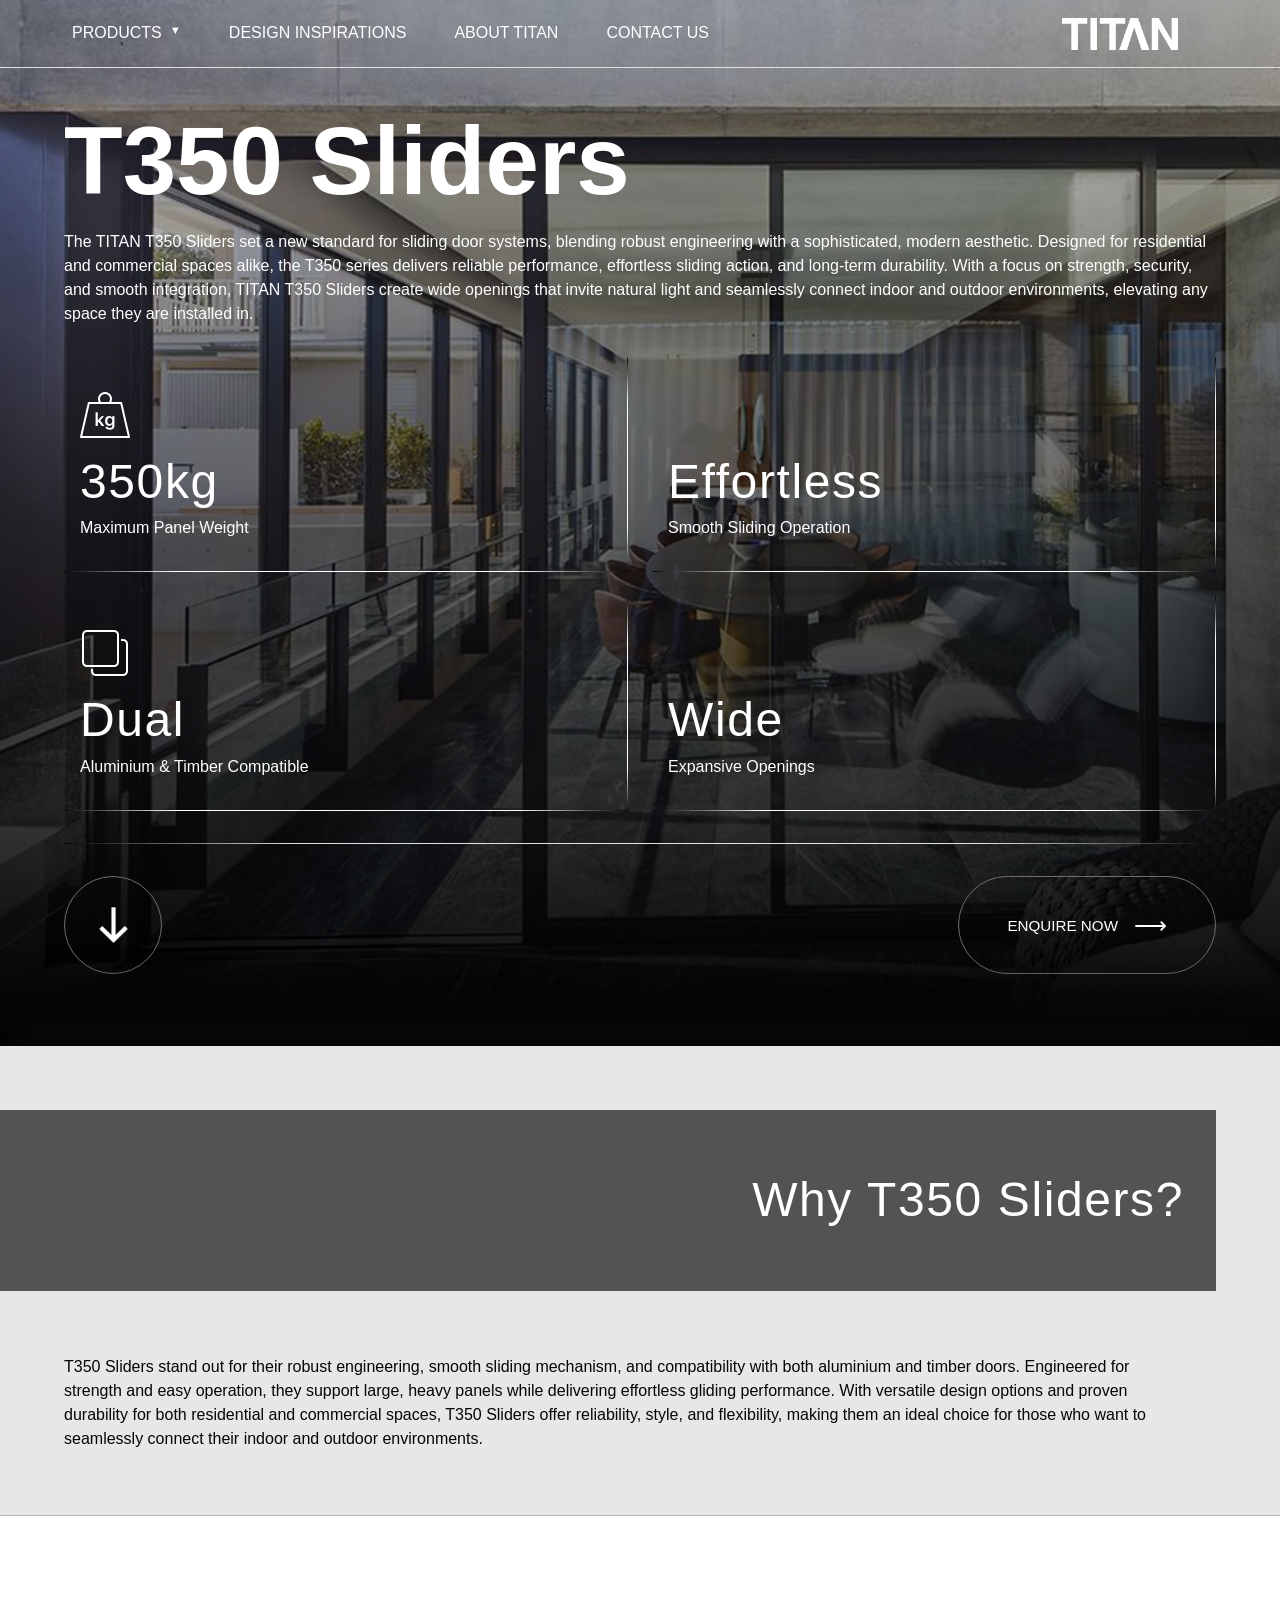
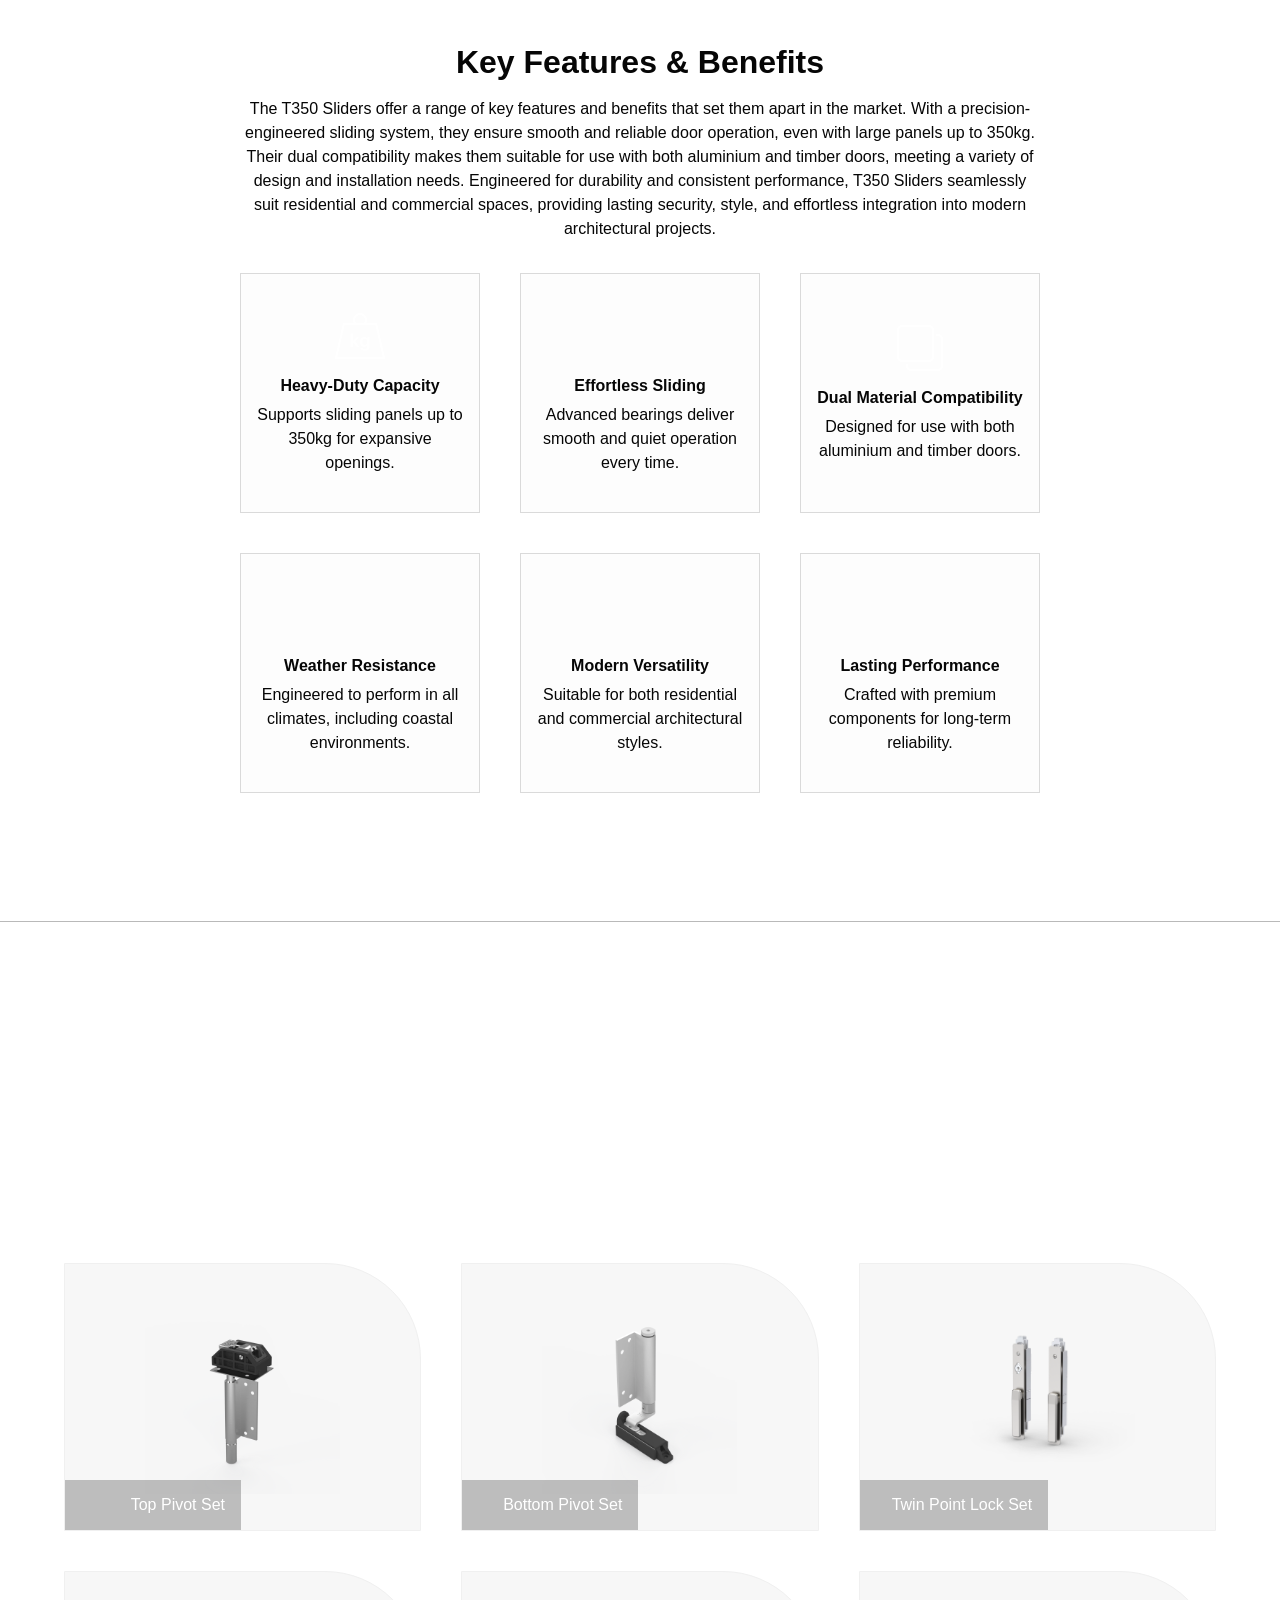
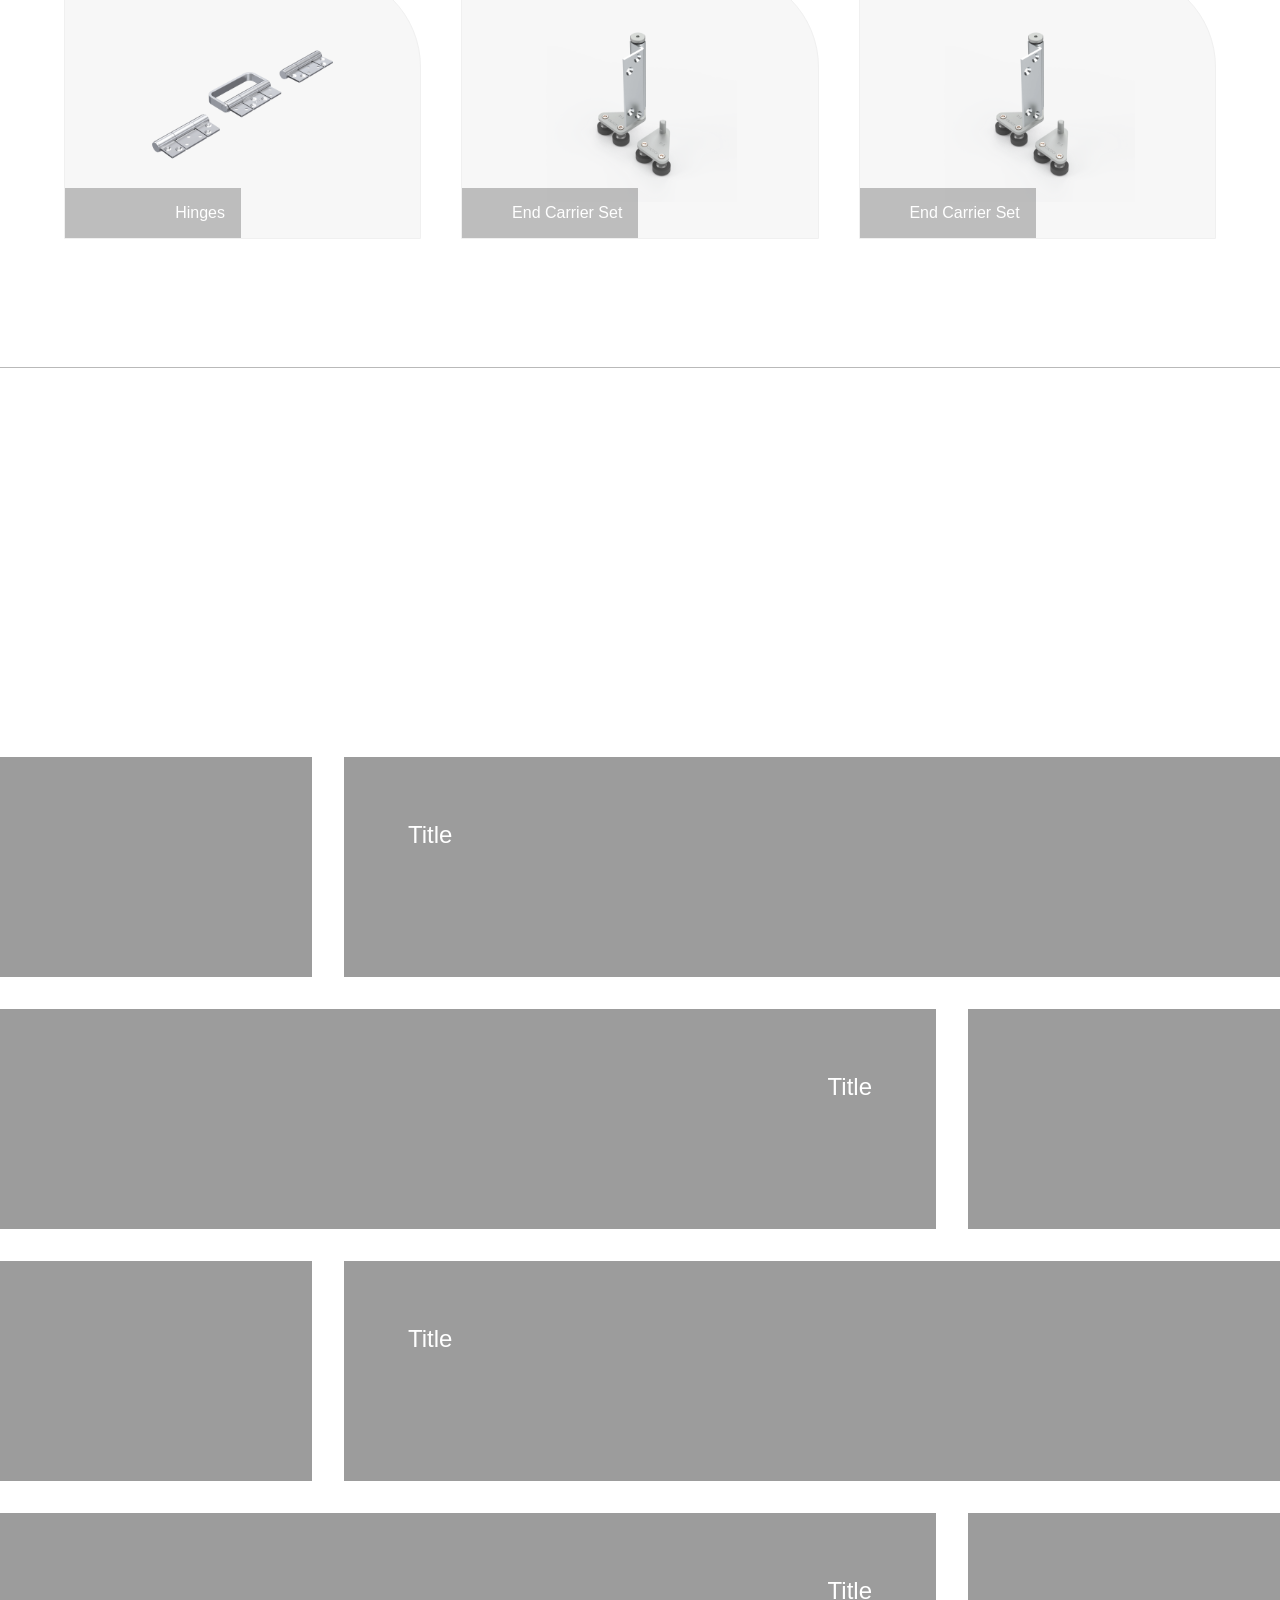
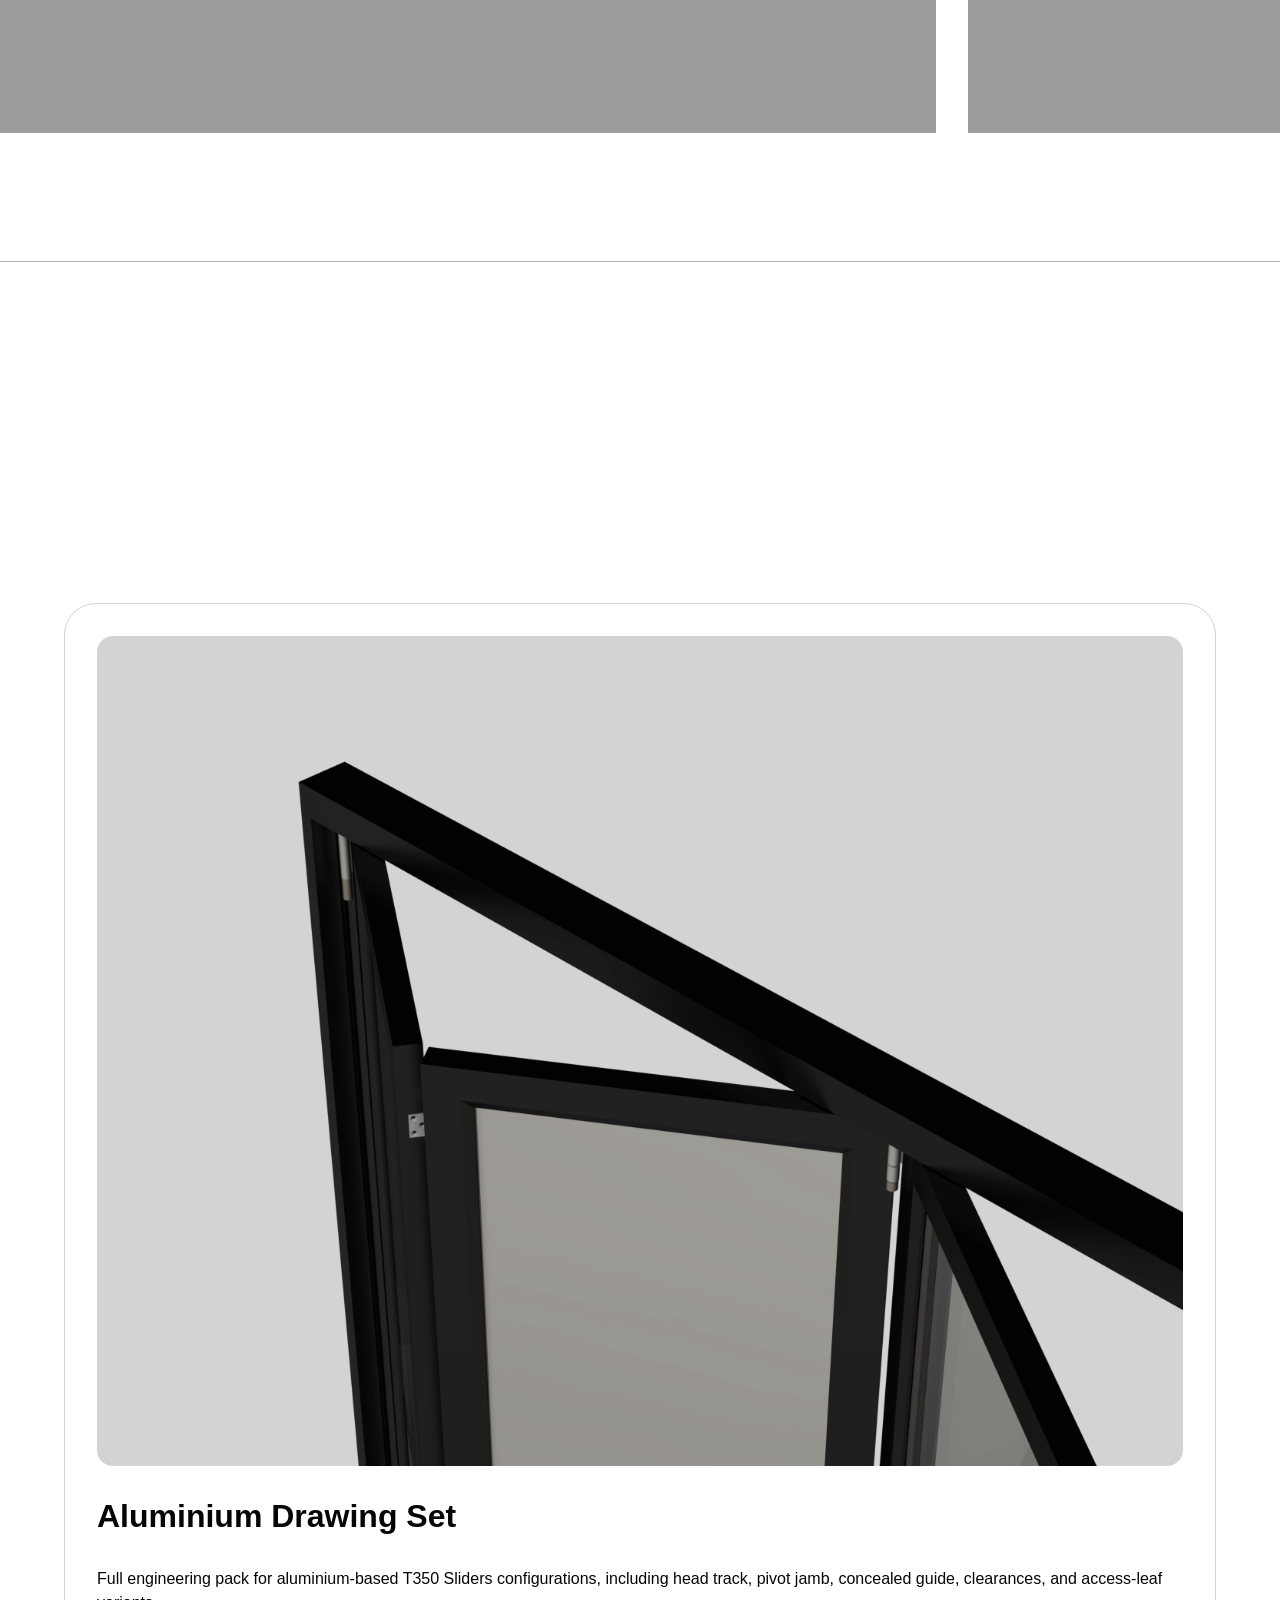
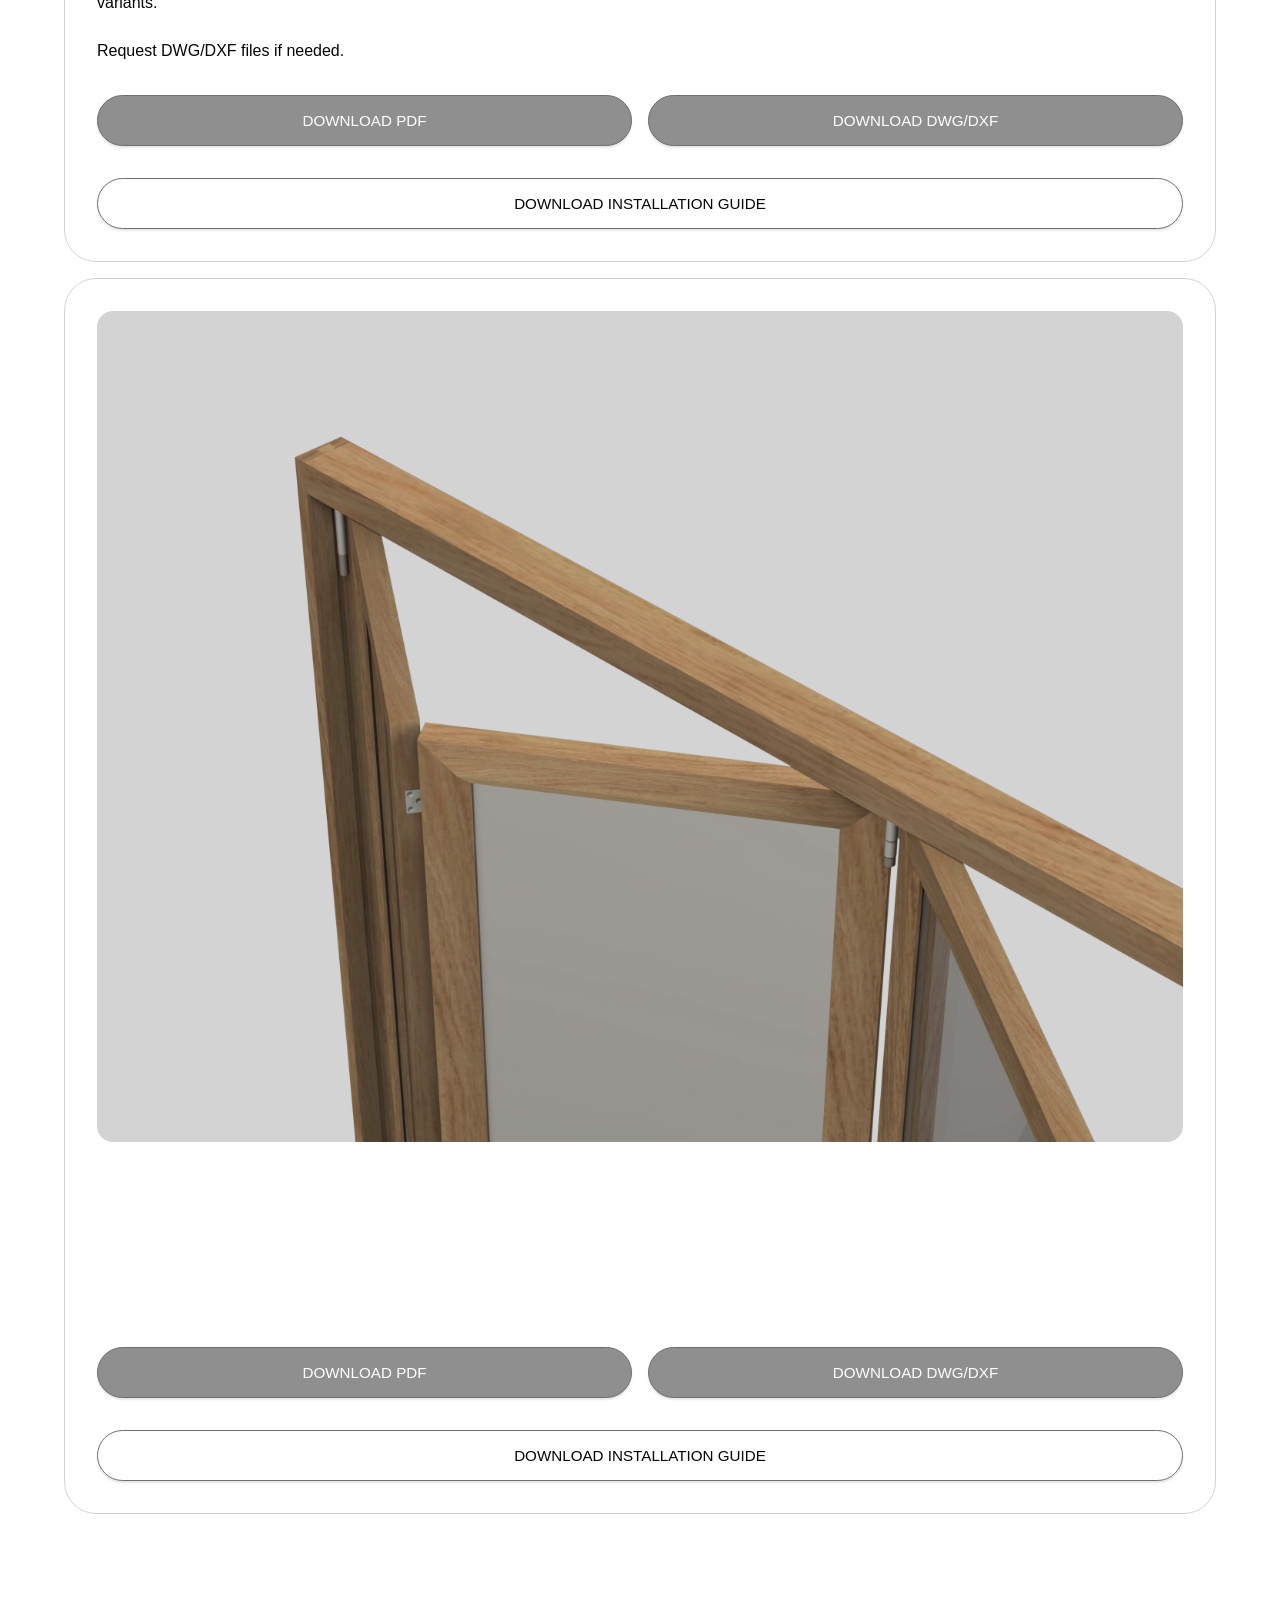
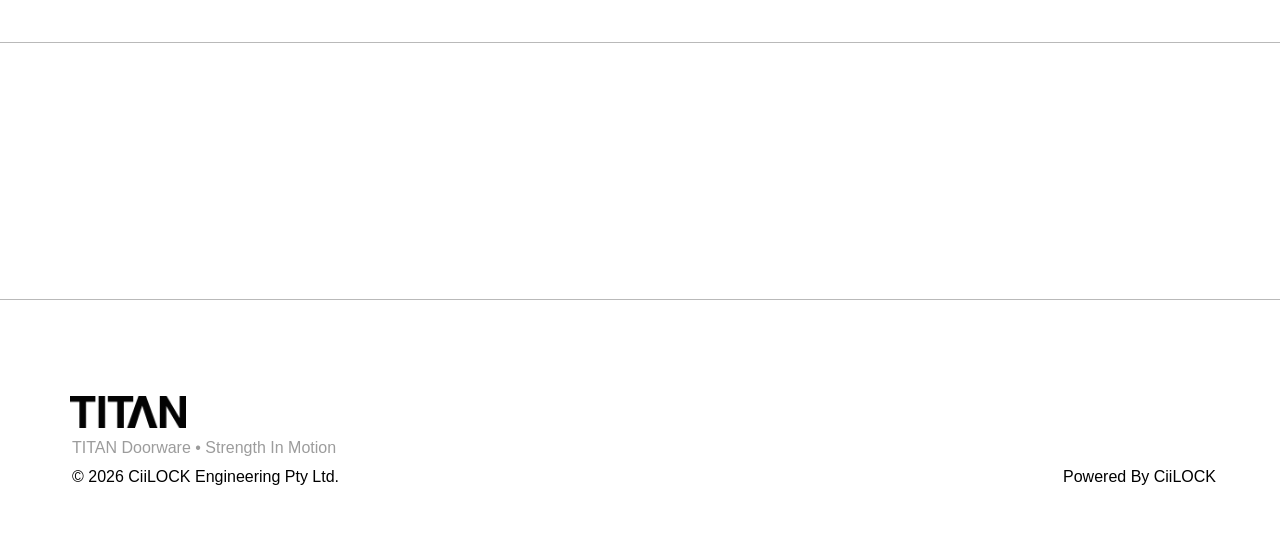
<file: T350-Sliders.html>
<!DOCTYPE html>
<html>
    <head>
        <meta charset="utf-8">
        <meta http-equiv="X-UA-Compatible" content="IE=edge">
        <title>T350 Sliders</title>
        <link rel="preload" href="images/systems/sliding.webp" as="image">
        <meta content="Discover the precision engineering of TITAN T350 Sliders. Designed for smooth operation and robust performance, T350 sliding doorware brings lasting reliability and elegant style to both residential and commercial spaces." 
        name="description">
        <meta content="TITAN T350 Sliders – Superior Sliding Door Solutions" 
        property="og:title">
        <meta content="Discover the precision engineering of TITAN T350 Sliders. Designed for smooth operation and robust performance, T350 sliding doorware brings lasting reliability and elegant style to both residential and commercial spaces." 
        property="og:description">
        <meta content="TITAN T350 Sliders – Superior Sliding Door Solutions" property="twitter:title">
        <meta content="Discover the precision engineering of TITAN T350 Sliders. Designed for smooth operation and robust performance, T350 sliding doorware brings lasting reliability and elegant style to both residential and commercial spaces." 
        property="twitter:description">
        <meta name="viewport" content="width=device-width, initial-scale=1">
        <link rel="stylesheet" href="css/font.css">
        <link rel="stylesheet" href="css/nav.css">
        <link rel="stylesheet" href="css/flex.css">
        <link rel="stylesheet" href="css/container.css">
        <link rel="stylesheet" href="css/section.css">
        <link rel="stylesheet" href="css/body.css">
        <link rel="stylesheet" href="css/hero.css">
        <link rel="stylesheet" href="css/line.css">
        <link rel="stylesheet" href="css/spacing.css">
        <link rel="stylesheet" href="css/gradient.css">
        <link rel="stylesheet" href="css/grid.css">
        <link rel="stylesheet" href="css/content.css">
        <link rel="stylesheet" href="css/button.css">
        <link rel="stylesheet" href="css/image.css">
    </head>
    <body>

        <section class="t350-sliders hero">

            <div class="container">
                <nav>
                    <div class="flex-row center">
                        <div>
                            <ul>
                                <li class="products-trigger">PRODUCTS<div class="dropdown-arrow">▼</div></li>
                                <li><a href="design-inspirations.html">DESIGN INSPIRATIONS</a></li>
                                <li><a href="about-titan.html">ABOUT TITAN</a></li>
                                <li><a href="contact-us.html">CONTACT US</a></li>
                            </ul>
                        </div>
                        <div class="row">
                            <a href="index.html"><div class="logo"></div></a>
                            <div class="hamburger-dropdown"></div>
                        </div>
                    </div>
                </nav>   
            </div>

            <div class="line"></div>

            <div class="dropdown-menu">
            <div class="container content-space">
                <div class="dual-grid gap-4">

                    <div>
                        <ul>
                            <li data-preview="one"><a href="t100-bifolds.html">T100 Bifolds</a></li>
                            <li data-preview="two"><a href="a100-bifolds.html">A100 Bifolds</a></li>
                            <li data-preview="three"><a href="t350-sliders.html">T350 Sliders</a></li>
                            <!-- <li data-preview="four"><a href="platform-integrated-bifolds.html">Platform Integrated Bifolds</a></li> -->
                            <li data-preview="five"><a href="titan-doorware.html">Doorware</a></li>
                        </ul>
                    </div>

                    <div class="preview">
                        <div class="preview one active"></div>
                        <div class="preview two"></div>
                        <div class="preview three"></div>
                        <div class="preview four"></div>
                        <div class="preview five"></div>
                    </div>

                </div>
            </div>
        </div>
            
            <div class="container content-space">

                <div class="hero content">

                    <div class="dual-grid top-text align-items-start">
                    <div class="hero-text">
                        T350 Sliders
                    </div>
                    <p class="para">
                        The TITAN T350 Sliders set a new standard for sliding door systems, blending robust engineering with a sophisticated, modern aesthetic. Designed for residential and commercial spaces alike, the T350 series delivers reliable performance, effortless sliding action, and long-term durability. With a focus on strength, security, and smooth integration, TITAN T350 Sliders create wide openings that invite natural light and seamlessly connect indoor and outdoor environments, elevating any space they are installed in.
                    </p>
                    </div>

                        <div class="four-grid">

                            <div class="fact">
                                <div class="icon weight"></div>
                                <div class="med-text">350kg</div>
                                <p class="para">Maximum Panel Weight</p>
                            </div>
                            <div class="fact">
                                <div class="icon smooth"></div>
                                <div class="med-text">Effortless</div>
                                <p class="para">Smooth Sliding Operation</p>
                            </div>
                            <div class="fact">
                                <div class="icon material"></div>
                                <div class="med-text">Dual</div>
                                <p class="para">Aluminium & Timber Compatible</p>
                            </div>
                            <div class="fact">
                                <div class="icon size"></div>
                                <div class="med-text">Wide</div>
                                <p class="para">Expansive Openings</p>
                            </div>
                            
                        </div>
                        
                            <div class="separator cut"></div>

                            <div class="row width-100 space-between margin-bot-2">
                                <a href="grey" class="circle scroll-arrow"></a>
                                <a href="contact-us.html" class="btn">ENQUIRE NOW<div class="right-arrow">⟶</div></a>
                            </div>

                        </div>


            </div>

            </div>

            <div class="black-float-gradient"></div>
            
        </section> 
        
        
        <section class="grey" id="grey">
            <div class="dual-grid width-100 gap-4">
                    <div class="dark-grey">
                        <div class="med-text">Why T350 Sliders?</div>
                    </div>
                    <div class="padding-right-4">
                        <p class="para">T350 Sliders stand out for their robust engineering, smooth sliding mechanism, and compatibility with both aluminium and timber doors. Engineered for strength and easy operation, they support large, heavy panels while delivering effortless gliding performance. With versatile design options and proven durability for both residential and commercial spaces, T350 Sliders offer reliability, style, and flexibility, making them an ideal choice for those who want to seamlessly connect their indoor and outdoor environments.</p>
                    </div>
            </div>
        </section>

        <div class="line dark"></div>

        <section class="features">
        <div class="container content-space margin-vert-big">
            <div class="flex-column center">
                <div class="column text-center max-800">
                    <h1 class="heading">Key Features & Benefits</h1>
                    <p class="para">The T350 Sliders offer a range of key features and benefits that set them apart in the market. With a precision-engineered sliding system, they ensure smooth and reliable door operation, even with large panels up to 350kg. Their dual compatibility makes them suitable for use with both aluminium and timber doors, meeting a variety of design and installation needs. Engineered for durability and consistent performance, T350 Sliders seamlessly suit residential and commercial spaces, providing lasting security, style, and effortless integration into modern architectural projects.</p>
                </div>
                <div class="three-col-grid max-800 margin-top-2">
                    <div class="box point col">
                        <div class="icon weight"></div>
                        <h4>Heavy-Duty Capacity</h4>
                        <p class="para">Supports sliding panels up to 350kg for expansive openings.</p>
                    </div>
                    <div class="box point col">
                        <div class="icon smooth"></div>
                        <h4>Effortless Sliding</h4>
                        <p class="para">Advanced bearings deliver smooth and quiet operation every time.</p>
                    </div>
                    <div class="box point col">
                        <div class="icon material"></div>
                        <h4>Dual Material Compatibility</h4>
                        <p class="para">Designed for use with both aluminium and timber doors.</p>
                    </div>
                    <div class="box point col">
                        <div class="icon shield"></div>
                        <h4>Weather Resistance</h4>
                        <p class="para">Engineered to perform in all climates, including coastal environments.</p>
                    </div>
                    <div class="box point col">
                        <div class="icon design"></div>
                        <h4>Modern Versatility</h4>
                        <p class="para">Suitable for both residential and commercial architectural styles.</p>
                    </div>
                    <div class="box point col">
                        <div class="icon durability"></div>
                        <h4>Lasting Performance</h4>
                        <p class="para">Crafted with premium components for long-term reliability.</p>
                    </div>
                </div>
            </div>
        </div>
        </section>

        <div class="line dark"></div>

        <section class="products">
            <div class="container content-space margin-vert-big">
                <div class="column half">
                        <h1 class="heading">T350 Sliders Products</h1>
                        <p class="para">Our TITAN T350 Sliders feature robust engineering and modern design, providing reliable sliding solutions for both residential and commercial spaces. Each product is built to deliver smooth performance while enhancing contemporary environments.</p>
                    </div>
                <div class="three-col-grid">
                    <div class="product top-pivot">
                        <div class="base dark">
                            <h4>Top Pivot Set</h4>
                        </div>
                    </div>
                    <div class="product bottom-pivot">
                        <div class="base dark">
                            <h4>Bottom Pivot Set</h4>
                        </div>
                    </div>
                    <div class="product twin-point">
                        <div class="base dark">
                            <h4>Twin Point Lock Set</h4>
                        </div>
                    </div>
                    <div class="product centreline-hinge">
                        <div class="base dark">
                            <h4>Hinges</h4>
                        </div>
                    </div>
                    <div class="product end-carrier">
                        <div class="base dark">
                            <h4>End Carrier Set</h4>
                        </div>
                    </div>
                    <div class="product end-carrier">
                        <div class="base dark">
                            <h4>End Carrier Set</h4>
                        </div>
                    </div>
                </div>
            </div>
        </section>

        <div class="line dark"></div>

        <section class="integrations">
            <div class="container content-space margin-vert-int">
                <div class="flex-column center">
                    <div class="column text-center max-800">
                        <h1 class="heading">How TITAN Doorware Integrates</h1>
                        <p class="para">TITAN Doorware integrates seamlessly with the T350 Sliders, providing a perfect combination of hardware and sliding door systems engineered for reliable, long-lasting performance. The compatibility of TITAN components ensures smooth gliding and precise alignment, whether the doors are aluminium or timber. With a focus on quality and durability, TITAN Doorware elevates the function and security of the T350 Sliders, enabling these systems to meet the varied demands of both residential and commercial projects while maintaining a cohesive and modern appearance.</p>
                    </div>
                </div>
            </div>
            <div class="right dom-grid">
                <div class="sect-1"></div>
                <div class="sect-2">
                    <h2>Title</h2>
                    <p class="para">Lorem ipsum dolor sit amet, consectetur adipiscing elit, sed do eiusmod tempor incididunt ut labore et dolore magna aliqua.</p>
                </div>
            </div>
            <div class="left dom-grid margin-top-2">
                <div class="sect-1">
                    <h2>Title</h2>
                    <p class="para">Lorem ipsum dolor sit amet, consectetur adipiscing elit, sed do eiusmod tempor incididunt ut labore et dolore magna aliqua.</p>
                </div>
                <div class="sect-2"></div>
            </div>
            <div class="right dom-grid margin-top-2">
                <div class="sect-1"></div>
                <div class="sect-2">
                    <h2>Title</h2>
                    <p class="para">Lorem ipsum dolor sit amet, consectetur adipiscing elit, sed do eiusmod tempor incididunt ut labore et dolore magna aliqua.</p>
                </div>
            </div>
            <div class="left dom-grid margin-top-2 margin-bot-8">
                <div class="sect-1">
                    <h2>Title</h2>
                    <p class="para">Lorem ipsum dolor sit amet, consectetur adipiscing elit, sed do eiusmod tempor incididunt ut labore et dolore magna aliqua.</p>
                </div>
                <div class="sect-2"></div>
            </div>
        </section>

        <div class="line dark"></div>

        <section class="system-drawings">
            <div class="container content-space margin-vert-big">
                <div class="flex-column center">
                    <div class="column text-center max-800">
                        <h1 class="heading">System Drawings</h1>
                        <p class="para">Explore the system drawings for T350 Sliders to gain detailed insight into their engineering and installation. These comprehensive diagrams illustrate the key components, layout options, and integration points, making it easier for architects, builders, and installers to plan, specify, and execute high-quality bifold door solutions with confidence</p>
                    </div>
                    <div class="dual-grid margin-top-4">
                        <div class="drawings">
                            <div class="view aluminium"></div>
                            <h1 class="heading">Aluminium Drawing Set</h1>
                            <p class="para">Full engineering pack for aluminium-based T350 Sliders configurations, including head track, pivot jamb, concealed guide, clearances, and access-leaf variants. <br><br>Request DWG/DXF files if needed.</p>
                            <div class="btn-container">
                                <button class="btn filled">DOWNLOAD PDF</button>
                                <button class="btn filled">DOWNLOAD DWG/DXF</button>
                            </div>
                            <button class="btn width-100 dark-text">DOWNLOAD INSTALLATION GUIDE</button>
                        </div>
                        <div class="drawings">
                            <div class="view timber"></div>
                            <h1 class="heading">Timber Drawing Set</h1>
                            <p class="para">Detailed design information for timber configurations, including head track, pivot jamb, concealed guide, clearances, and access-leaf variants. <br><br>Request DWG/DXF files if needed.</p>
                            <div class="btn-container">
                                <button class="btn filled">DOWNLOAD PDF</button>
                                <button class="btn filled">DOWNLOAD DWG/DXF</button>
                            </div>
                            <button class="btn width-100 dark-text">DOWNLOAD INSTALLATION GUIDE</button>
                        </div>
                    </div>
                </div>
            </div>
        </section>

        <div class="line dark"></div>

        <section class="hardware-configurator">
            <div class="container content-space margin-vert-big">
                
            </div>
        </section>

        <footer>
        <div class="container content-space margin-vert">
            <div>
            <!-- <div class="flex-column collapse">
                <div>
                    <ul>
                        <li>PRODUCTS<div class="dropdown-arrow">▲</div></li>
                        <li><a href="design-inspirations.html">DESIGN INSPIRATIONS</a></li>
                        <li><a href="about-titan.html">ABOUT TITAN</a></li>
                        <li><a href="contact-us.html">CONTACT US</a></li>
                    </ul>
                </div>
            </div> -->

            <div class="flex-row margin-top-2">

                <div class="flex-column gap-small">
                    <div class="logo dark"></div>
                    <p class="left-indent">TITAN Doorware • Strength In Motion</p>
                    <div class="year left-indent"></div>
                </div>

                <div class="flex-column align-flex-end">
                    <a href="/" class="powered-by">Powered By CiiLOCK</a>
                </div>

            </div>

            </div>
        </div>
        </footer>
        
    </body>

    <script src="js/collapse.hero.js"></script>
    <script src="js/get.year.js"></script>
    <script src="js/dropdown.menu.js"></script>
    <script src="js/preview.drop.js"></script>
    <script src="js/text.animation.js"></script>
    <script src="js/scroll.to.arrow.js"></script>
    
</html>
</file>
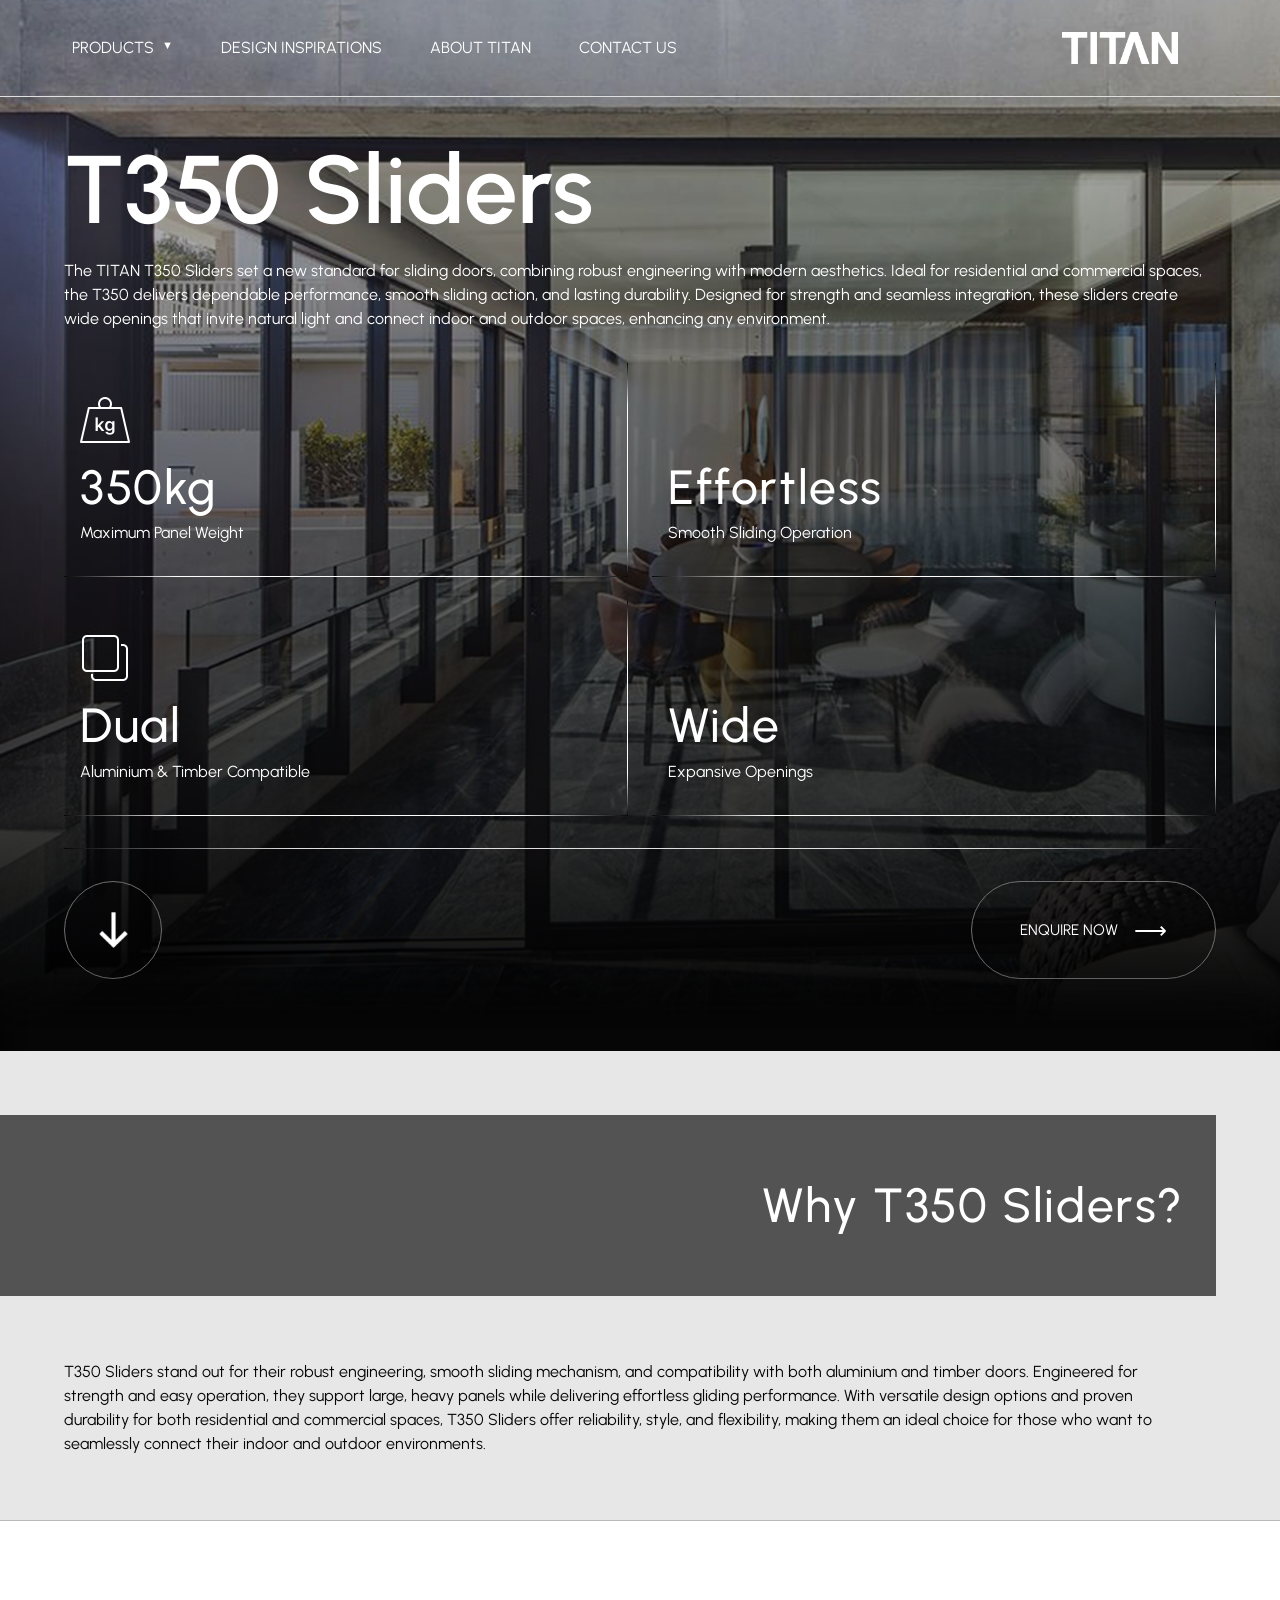
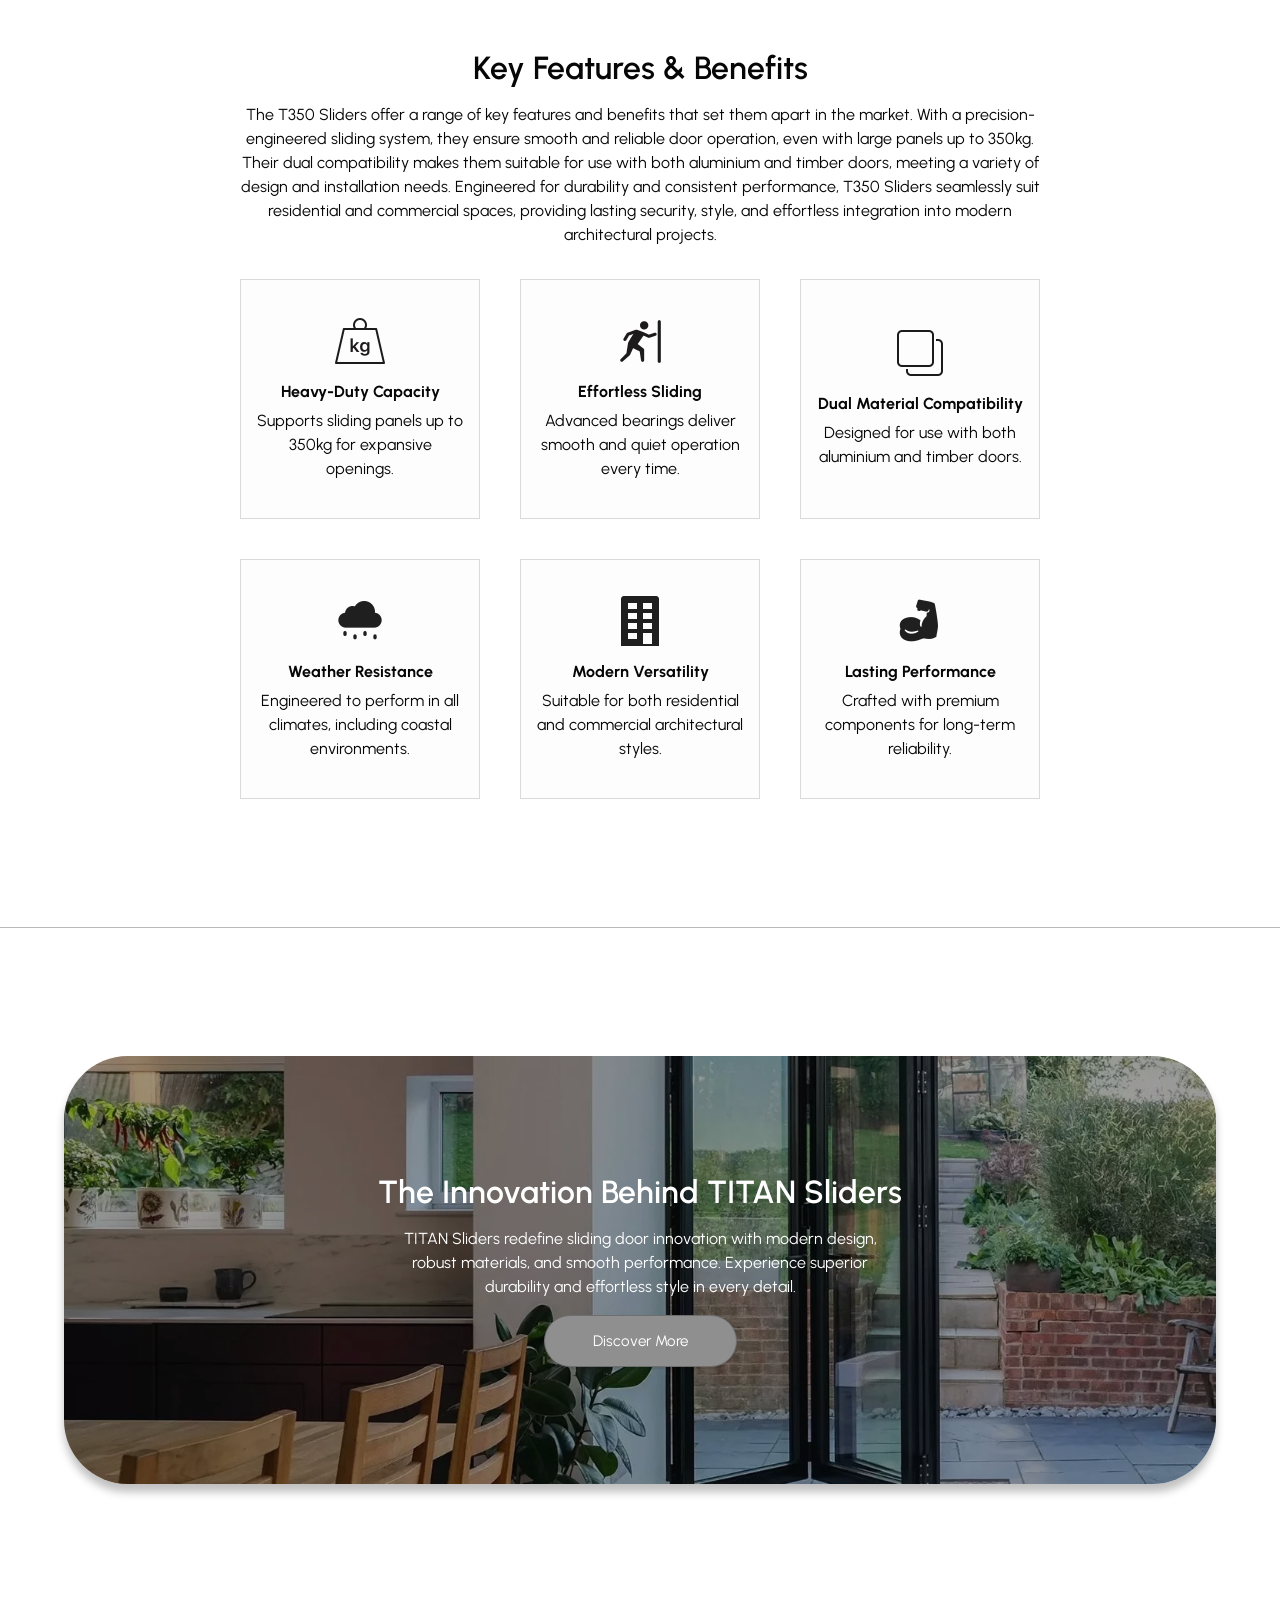
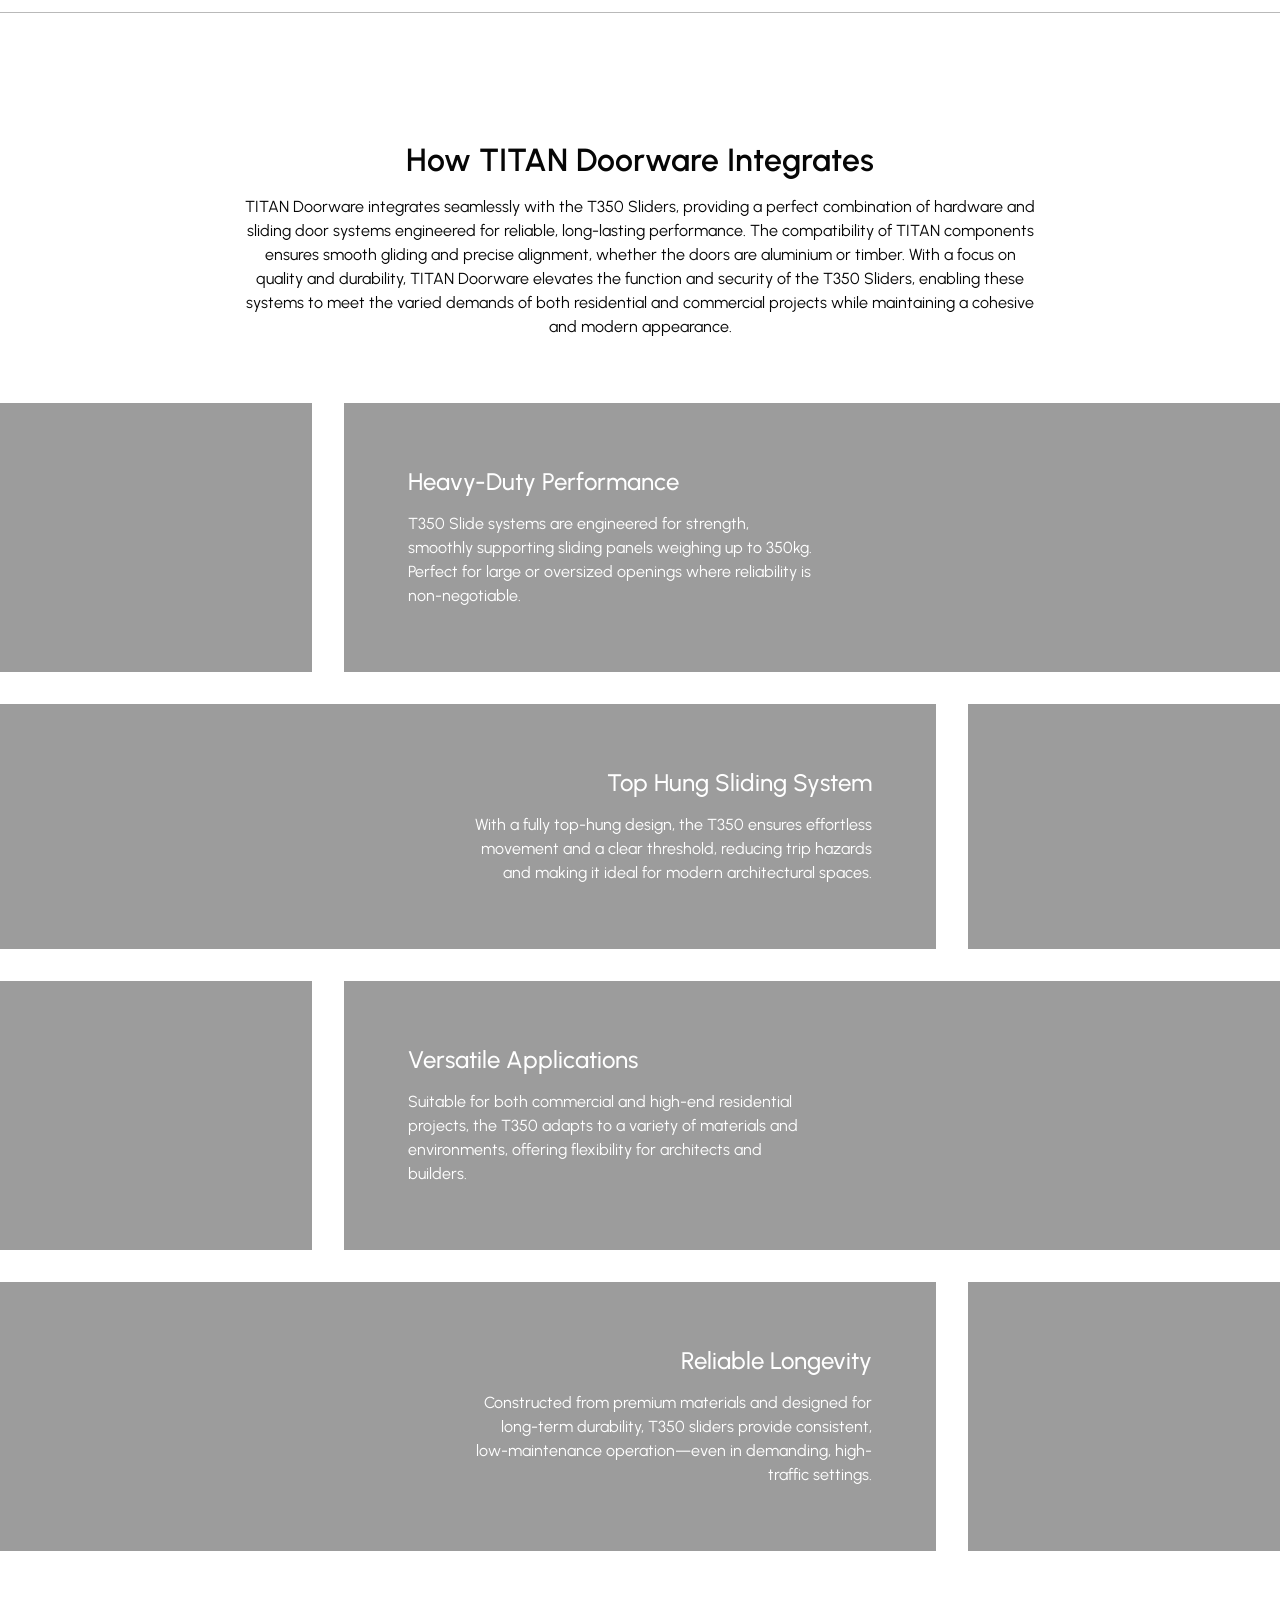
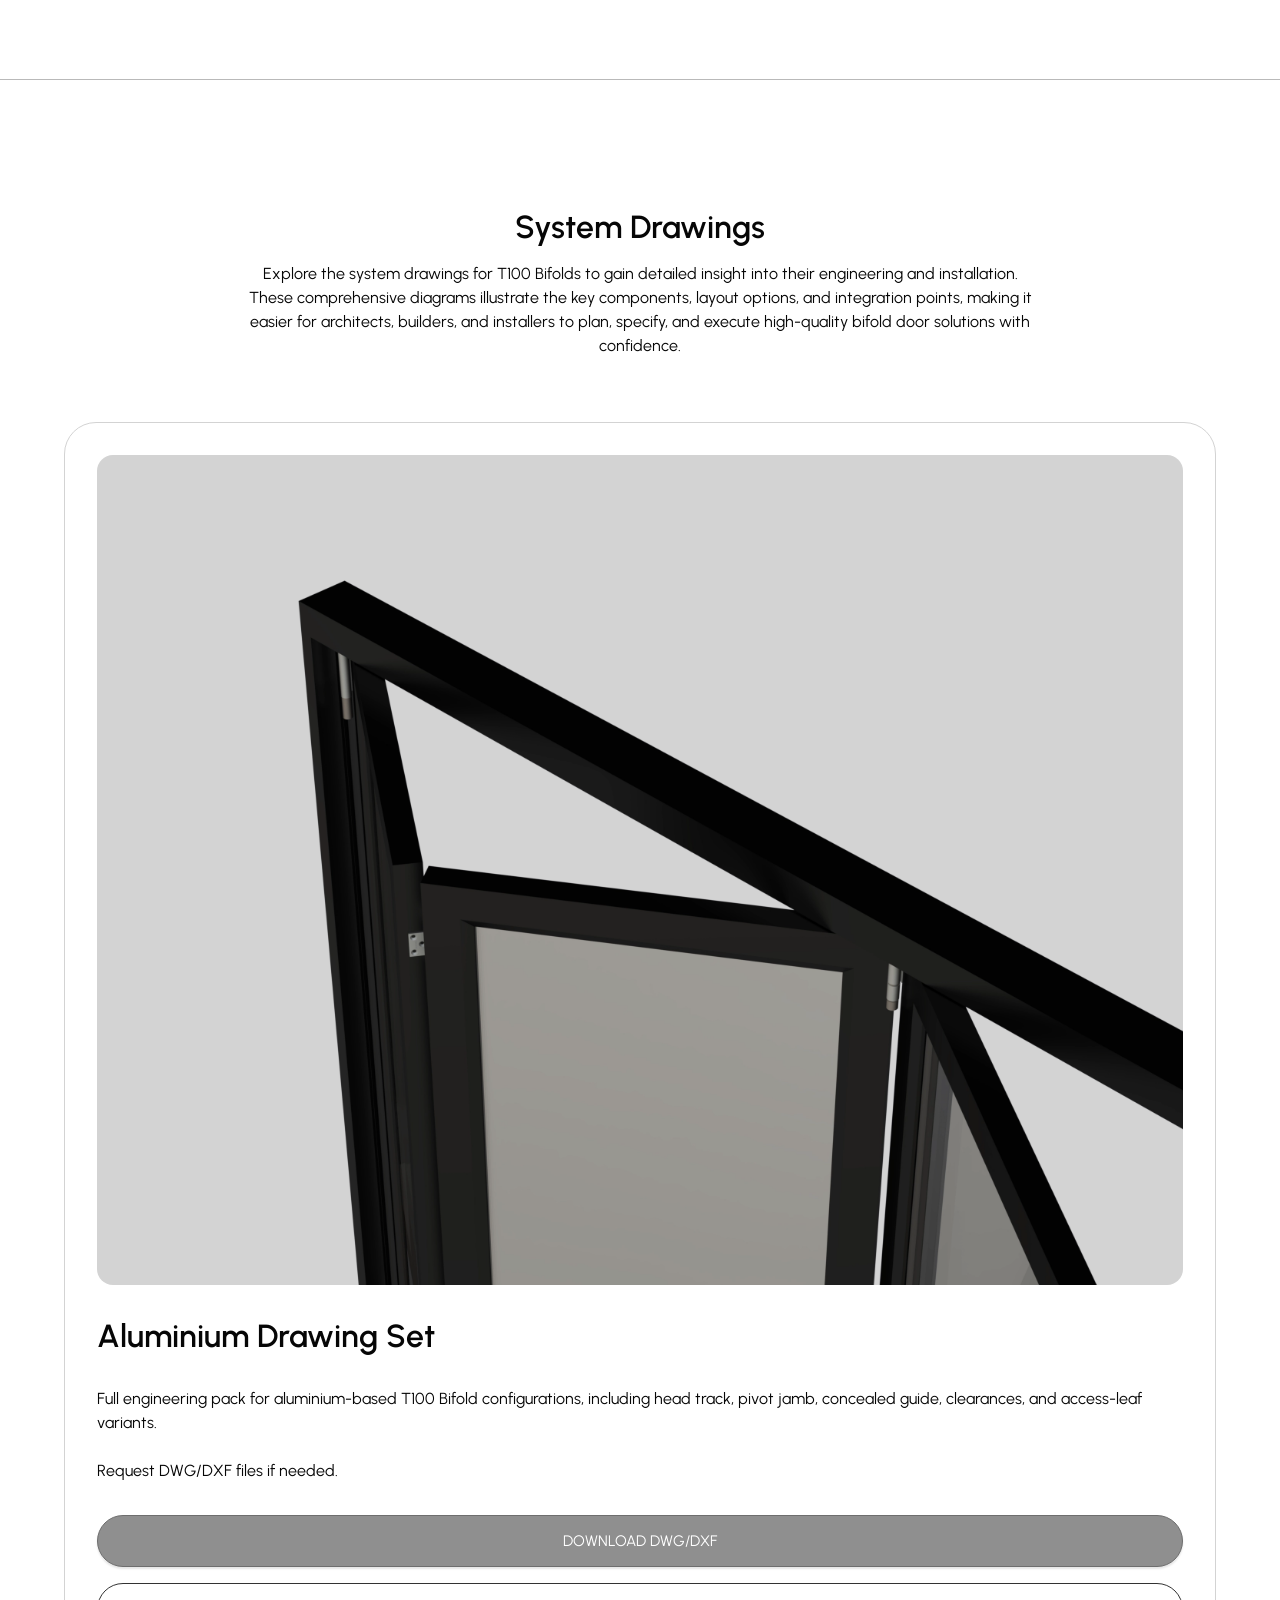
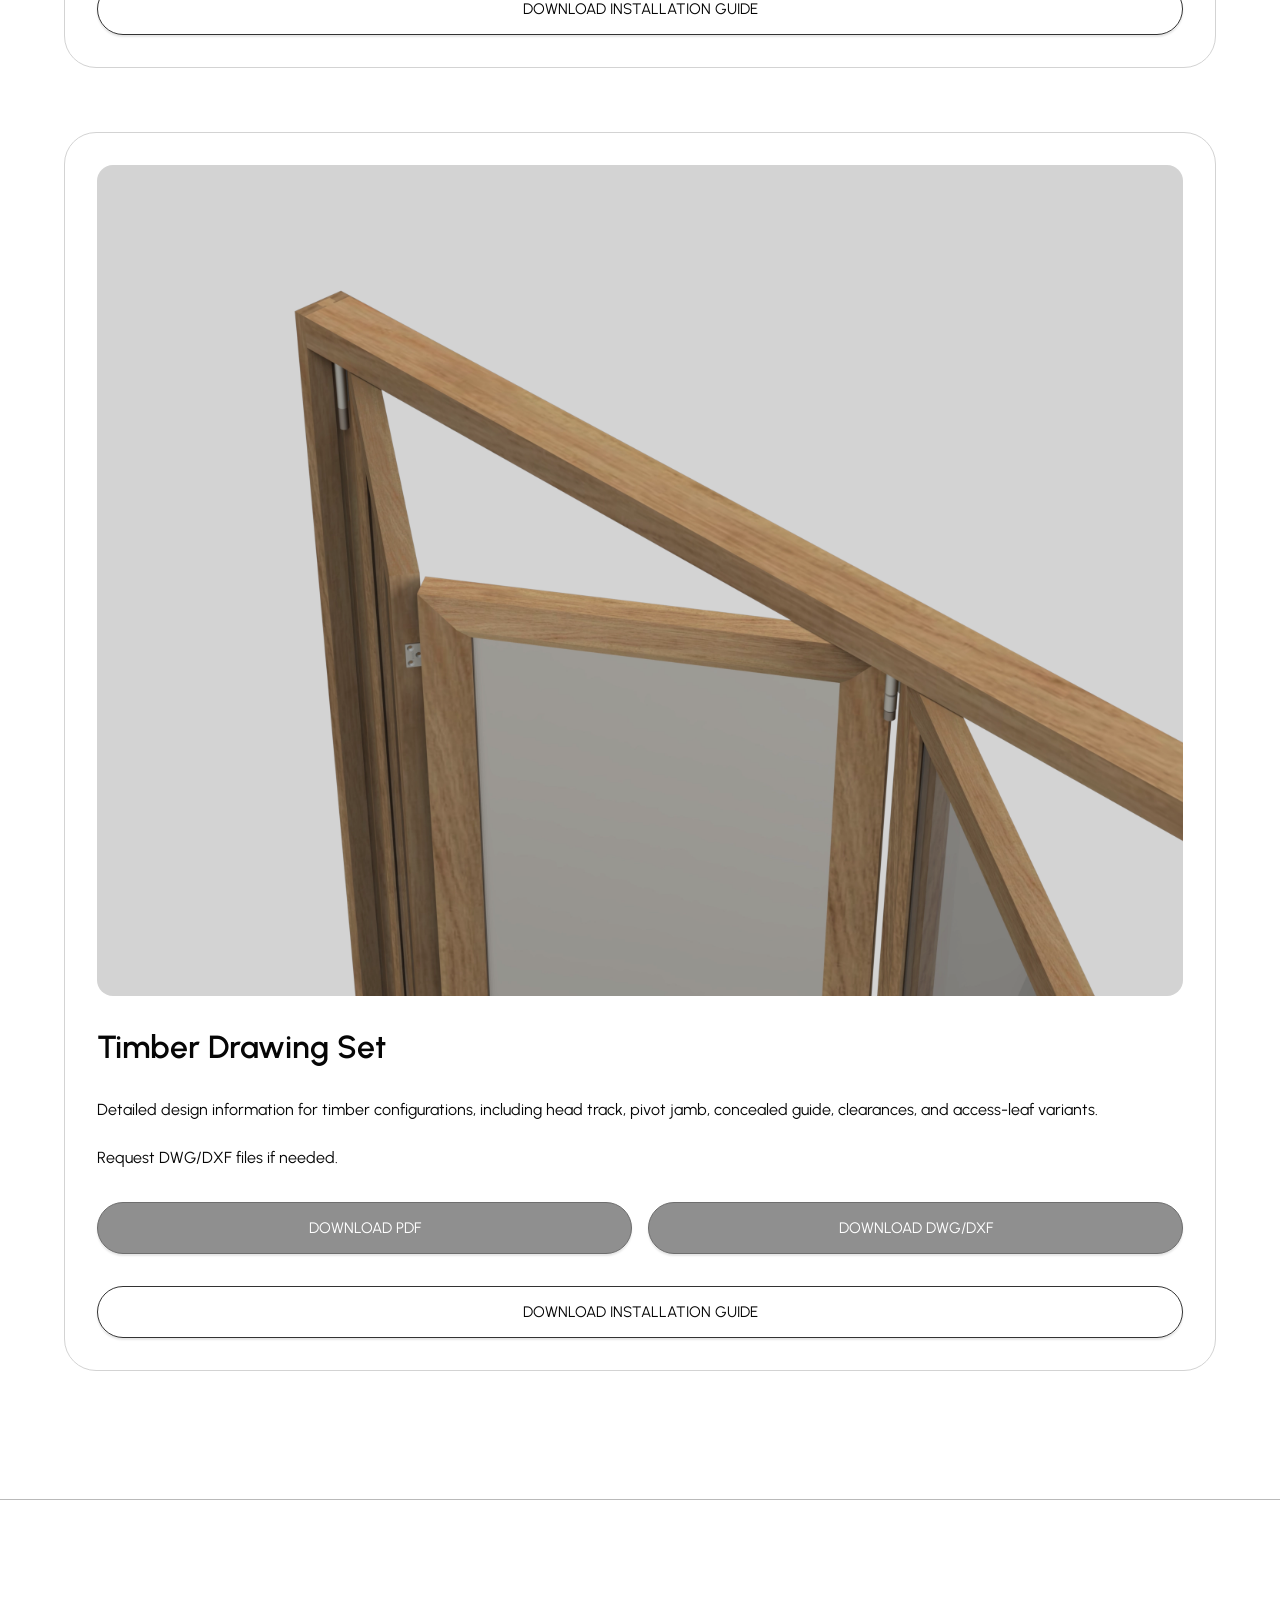
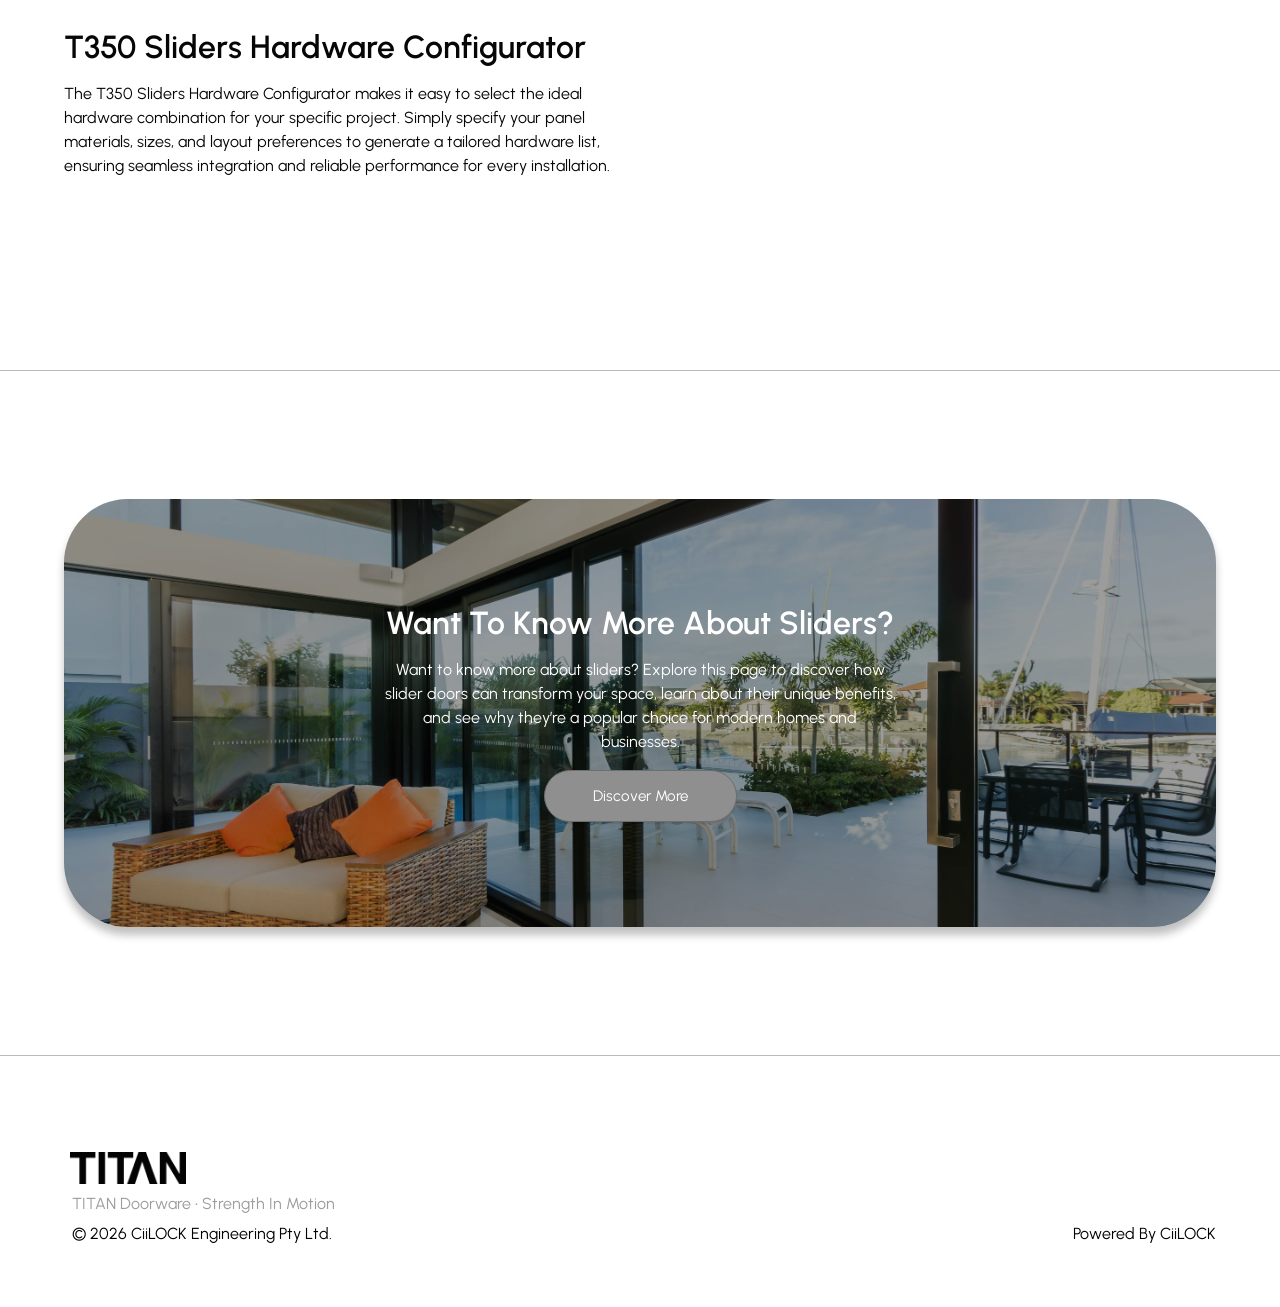
<file: t350-sliders.html>
<!DOCTYPE html>
<html>
    <head>
        <meta charset="utf-8">
        <meta http-equiv="X-UA-Compatible" content="IE=edge">
        <title>T350 Sliders</title>
        <link rel="preload" href="images/systems/sliding.webp" as="image">
        <meta content="Discover the precision engineering of TITAN T350 Sliders. Designed for smooth operation and robust performance, T350 sliding doorware brings lasting reliability and elegant style to both residential and commercial spaces." 
        name="description">
        <meta content="TITAN T350 Sliders – Superior Sliding Door Solutions" 
        property="og:title">
        <meta content="Discover the precision engineering of TITAN T350 Sliders. Designed for smooth operation and robust performance, T350 sliding doorware brings lasting reliability and elegant style to both residential and commercial spaces." 
        property="og:description">
        <meta content="TITAN T350 Sliders – Superior Sliding Door Solutions" property="twitter:title">
        <meta content="Discover the precision engineering of TITAN T350 Sliders. Designed for smooth operation and robust performance, T350 sliding doorware brings lasting reliability and elegant style to both residential and commercial spaces." 
        property="twitter:description">
        <meta name="viewport" content="width=device-width, initial-scale=1">
        <link rel="preconnect" href="https://fonts.googleapis.com">
        <link rel="preconnect" href="https://fonts.gstatic.com" crossorigin>
        <link href="https://fonts.googleapis.com/css2?family=DM+Sans:ital,opsz,wght@0,9..40,100..1000;1,9..40,100..1000&family=Urbanist:ital,wght@0,100..900;1,100..900&display=swap" rel="stylesheet">
        <link href="images/logos/favicon.webp" rel="shortcut icon" type="image/x-icon">
        <link href="images/logos/favicon.webp" rel="apple-touch-icon">
        <link rel="stylesheet" href="css/font.css">
        <link rel="stylesheet" href="css/nav.css">
        <link rel="stylesheet" href="css/side.menu.css">
        <link rel="stylesheet" href="css/flex.css">
        <link rel="stylesheet" href="css/container.css">
        <link rel="stylesheet" href="css/section.css">
        <link rel="stylesheet" href="css/body.css">
        <link rel="stylesheet" href="css/hero.css">
        <link rel="stylesheet" href="css/line.css">
        <link rel="stylesheet" href="css/spacing.css">
        <link rel="stylesheet" href="css/gradient.css">
        <link rel="stylesheet" href="css/grid.css">
        <link rel="stylesheet" href="css/content.css">
        <link rel="stylesheet" href="css/button.css">
        <link rel="stylesheet" href="css/image.css">
    </head>
    <body>

        <section class="t350-sliders hero">

            <div class="container">
                <nav>
                    <div class="flex-row center">
                        <div class="navbar">
                            <ul>
                                <li class="products-trigger">PRODUCTS<div class="dropdown-arrow">▼</div></li>
                                <li><a href="design-inspirations.html">DESIGN INSPIRATIONS</a></li>
                                <li><a href="about-titan.html">ABOUT TITAN</a></li>
                                <li><a href="contact-us.html">CONTACT US</a></li>
                            </ul>
                        </div>
                        <div class="row">
                            <a href="index.html"><div class="logo margin-vert-small"></div></a>
                            <div class="hamburger-wrapper">
                            <input type="checkbox" id="menu-toggle" class="menu-checkbox">
                            <label for="menu-toggle" class="hamburger-icon">
                                <span class="menuline"></span>
                                <span class="menuline"></span>
                            </label>

                            <div class="menu-overlay">
                                <nav class="mobile-nav">
                                    <div class="nav-item-wrapper">
                                        <input type="checkbox" id="projects-submenu" class="submenu-toggle">
                                        <label for="projects-submenu" class="submenu-label">Projects</label>
                                        
                                        <div class="submenu-content">
                                            <a href="t100-bifolds.html">T100 Bifolds</a>
                                            <a href="a100-bifolds.html">A100 Bifolds</a>
                                            <a href="t350-sliders.html">T350 Sliders</a>
                                            <a href="titan-doorware.html">Doorware</a>
                                        </div>
                                    </div>

                                    <a href="design-inspirations.html">Design Inspirations</a>
                                    <a href="about-titan.html">About</a>
                                    <a href="contact-us.html">Contact</a>
                                </nav>
                            </div>
                        </div>
                        </div>
                    </div>
                </nav>   
            </div>

            <div class="line"></div>

            <div class="dropdown-menu">
            <div class="container content-space">
                <div class="dual-grid gap-4">

                    <div>
                        <ul>
                            <li data-preview="one"><a href="t100-bifolds.html">T100 Bifolds</a></li>
                            <li data-preview="two"><a href="a100-bifolds.html">A100 Bifolds</a></li>
                            <li data-preview="three"><a href="t350-sliders.html">T350 Sliders</a></li>
                            <!-- <li data-preview="four"><a href="platform-integrated-bifolds.html">Platform Integrated Bifolds</a></li> -->
                            <li data-preview="four"><a href="titan-doorware.html">Doorware</a></li>
                        </ul>
                    </div>

                    <div class="preview">
                        <div class="preview one active"></div>
                        <div class="preview two"></div>
                        <div class="preview three"></div>
                        <div class="preview four"></div>
                        <div class="preview five"></div>
                    </div>

                </div>
            </div>
        </div>
            
            <div class="container content-space">

                <div class="hero content">

                    <div class="dual-grid top-text align-items-start">
                    <div class="hero-text">
                        T350 Sliders
                    </div>
                    <p class="para">
                        The TITAN T350 Sliders set a new standard for sliding doors, combining robust engineering with modern aesthetics. Ideal for residential and commercial spaces, the T350 delivers dependable performance, smooth sliding action, and lasting durability. Designed for strength and seamless integration, these sliders create wide openings that invite natural light and connect indoor and outdoor spaces, enhancing any environment.
                    </p>
                    </div>

                        <div class="four-grid">

                            <div class="fact">
                                <div class="icon weight"></div>
                                <div class="med-text">350kg</div>
                                <p class="para">Maximum Panel Weight</p>
                            </div>
                            <div class="fact">
                                <div class="icon smooth"></div>
                                <div class="med-text">Effortless</div>
                                <p class="para">Smooth Sliding Operation</p>
                            </div>
                            <div class="fact">
                                <div class="icon material"></div>
                                <div class="med-text">Dual</div>
                                <p class="para">Aluminium & Timber Compatible</p>
                            </div>
                            <div class="fact">
                                <div class="icon size"></div>
                                <div class="med-text">Wide</div>
                                <p class="para">Expansive Openings</p>
                            </div>
                            
                        </div>
                        
                            <div class="separator cut"></div>

                            <div class="row width-100 space-between margin-bot-2">
                                <a href="grey" class="circle scroll-arrow"></a>
                                <a href="contact-us.html" class="btn">ENQUIRE NOW<div class="right-arrow">⟶</div></a>
                            </div>

                        </div>


            </div>

            </div>

            <div class="black-float-gradient"></div>
            
        </section> 
        
        
        <section class="grey" id="grey">
            <div class="dual-grid width-100 gap-4">
                    <div class="dark-grey">
                        <div class="med-text">Why T350 Sliders?</div>
                    </div>
                    <div class="padding-right-4">
                        <p class="para">T350 Sliders stand out for their robust engineering, smooth sliding mechanism, and compatibility with both aluminium and timber doors. Engineered for strength and easy operation, they support large, heavy panels while delivering effortless gliding performance. With versatile design options and proven durability for both residential and commercial spaces, T350 Sliders offer reliability, style, and flexibility, making them an ideal choice for those who want to seamlessly connect their indoor and outdoor environments.</p>
                    </div>
            </div>
        </section>

        <div class="line dark"></div>

        <section class="features">
        <div class="container content-space margin-vert-big">
            <div class="flex-column center">
                <div class="column text-center max-800">
                    <h1 class="heading">Key Features & Benefits</h1>
                    <p class="para">The T350 Sliders offer a range of key features and benefits that set them apart in the market. With a precision-engineered sliding system, they ensure smooth and reliable door operation, even with large panels up to 350kg. Their dual compatibility makes them suitable for use with both aluminium and timber doors, meeting a variety of design and installation needs. Engineered for durability and consistent performance, T350 Sliders seamlessly suit residential and commercial spaces, providing lasting security, style, and effortless integration into modern architectural projects.</p>
                </div>
                <div class="three-col-grid max-800 margin-top-2">
                    <div class="box point col">
                        <div class="icon weight dark"></div>
                        <h4>Heavy-Duty Capacity</h4>
                        <p class="para">Supports sliding panels up to 350kg for expansive openings.</p>
                    </div>
                    <div class="box point col">
                        <div class="icon push dark"></div>
                        <h4>Effortless Sliding</h4>
                        <p class="para">Advanced bearings deliver smooth and quiet operation every time.</p>
                    </div>
                    <div class="box point col">
                        <div class="icon material dark"></div>
                        <h4>Dual Material Compatibility</h4>
                        <p class="para">Designed for use with both aluminium and timber doors.</p>
                    </div>
                    <div class="box point col">
                        <div class="icon weather"></div>
                        <h4>Weather Resistance</h4>
                        <p class="para">Engineered to perform in all climates, including coastal environments.</p>
                    </div>
                    <div class="box point col">
                        <div class="icon building"></div>
                        <h4>Modern Versatility</h4>
                        <p class="para">Suitable for both residential and commercial architectural styles.</p>
                    </div>
                    <div class="box point col">
                        <div class="icon durable"></div>
                        <h4>Lasting Performance</h4>
                        <p class="para">Crafted with premium components for long-term reliability.</p>
                    </div>
                </div>
            </div>
        </div>
        </section>

        <div class="line dark"></div>

        <section class="products">
            <div class="container content-space margin-vert-big">
                <div class="column product-cta t350 text-center">
                        <h1 class="heading">The Innovation Behind TITAN Sliders</h1>
                        <p class="para half">TITAN Sliders redefine sliding door innovation with modern design, robust materials, and smooth performance. Experience superior durability and effortless style in every detail.</p>
                        <a href="about-titan.html" class="btn filled">Discover More</a>
                    </div>
            </div>
        </section>

        <div class="line dark"></div>

        <section class="integrations">
            <div class="container content-space margin-vert-int">
                <div class="flex-column center">
                    <div class="column text-center max-800">
                        <h1 class="heading">How TITAN Doorware Integrates</h1>
                        <p class="para">TITAN Doorware integrates seamlessly with the T350 Sliders, providing a perfect combination of hardware and sliding door systems engineered for reliable, long-lasting performance. The compatibility of TITAN components ensures smooth gliding and precise alignment, whether the doors are aluminium or timber. With a focus on quality and durability, TITAN Doorware elevates the function and security of the T350 Sliders, enabling these systems to meet the varied demands of both residential and commercial projects while maintaining a cohesive and modern appearance.</p>
                    </div>
                </div>
            </div>
            <div class="right dom-grid">
                <div class="sect-1"></div>
                <div class="sect-2">
                    <h2>Heavy-Duty Performance</h2>
                    <p class="para half">T350 Slide systems are engineered for strength, smoothly supporting sliding panels weighing up to 350kg. Perfect for large or oversized openings where reliability is non-negotiable.</p>
                </div>
            </div>
            <div class="left dom-grid margin-top-2">
                <div class="sect-1">
                    <h2>Top Hung Sliding System</h2>
                    <p class="para half">With a fully top-hung design, the T350 ensures effortless movement and a clear threshold, reducing trip hazards and making it ideal for modern architectural spaces.</p>
                </div>
                <div class="sect-2"></div>
            </div>
            <div class="right dom-grid margin-top-2">
                <div class="sect-1"></div>
                <div class="sect-2">
                    <h2>Versatile Applications</h2>
                    <p class="para half">Suitable for both commercial and high-end residential projects, the T350 adapts to a variety of materials and environments, offering flexibility for architects and builders.</p>
                </div>
            </div>
            <div class="left dom-grid margin-top-2 margin-bot-8">
                <div class="sect-1">
                    <h2>Reliable Longevity</h2>
                    <p class="para half">Constructed from premium materials and designed for long-term durability, T350 sliders provide consistent, low-maintenance operation—even in demanding, high-traffic settings.</p>
                </div>
                <div class="sect-2"></div>
            </div>
        </section>

        <div class="line dark"></div>

        <section class="system-drawings">
            <div class="container content-space margin-vert-big">
                <div class="flex-column center">
                    <div class="column text-center max-800">
                        <h1 class="heading">System Drawings</h1>
                        <p class="para">Explore the system drawings for T100 Bifolds to gain detailed insight into their engineering and installation. These comprehensive diagrams illustrate the key components, layout options, and integration points, making it easier for architects, builders, and installers to plan, specify, and execute high-quality bifold door solutions with confidence.</p>
                    </div>
                    <div class="dual-grid margin-top-4 gap-4">
                        <div class="drawings">
                            <div class="view aluminium"></div>
                            <h1 class="heading">Aluminium Drawing Set</h1>
                            <p class="para">Full engineering pack for aluminium-based T100 Bifold configurations, including head track, pivot jamb, concealed guide, clearances, and access-leaf variants. <br><br>Request DWG/DXF files if needed.</p>
                            <div class="btn-container column">
                            <a download="dxf-dwg/Aluminium_DWG.zip" class="btn filled">DOWNLOAD DWG/DXF</a>
                            <a download="pdf/Install.pdf" class="btn dark">DOWNLOAD INSTALLATION GUIDE</a>
                            </div>
                        </div>
                        <div class="drawings">
                            <div class="view timber"></div>
                            <h1 class="heading">Timber Drawing Set</h1>
                            <p class="para">Detailed design information for timber configurations, including head track, pivot jamb, concealed guide, clearances, and access-leaf variants. <br><br>Request DWG/DXF files if needed.</p>
                            <div class="btn-container">
                                <a download="pdf/Timber System Drawings.pdf" class="btn filled">DOWNLOAD PDF</a>
                                <a download="dxf-dwg/Timber System Drawings.DXF" class="btn filled">DOWNLOAD DWG/DXF</a>
                            </div>
                            <a download="pdf/Install.pdf" class="btn width-100 dark">DOWNLOAD INSTALLATION GUIDE</a>
                        </div>
                    </div>
                </div>
            </div>
        </section>

        <div class="line dark"></div>

        <section class="hardware-configurator">
            <div class="container content-space margin-vert-big">
               <div class="column half">
                        <h1 class="heading">T350 Sliders Hardware Configurator</h1>
                        <p class="para">The T350 Sliders Hardware Configurator makes it easy to select the ideal hardware combination for your specific project. Simply specify your panel materials, sizes, and layout preferences to generate a tailored hardware list, ensuring seamless integration and reliable performance for every installation.</p>
                </div> 
                <div class="config">
                    
                </div>
            </div>
        </section>

        <div class="line dark"></div>

        <section class="products">
            <div class="container content-space margin-vert-big">
                <div class="column product-cta more-sliders text-center">
                        <h1 class="heading">Want To Know More About Sliders?</h1>
                        <p class="para half">Want to know more about sliders? Explore this page to discover how slider doors can transform your space, learn about their unique benefits, and see why they’re a popular choice for modern homes and businesses.</p>
                        <a href="titan-sliders.html" class="btn filled">Discover More</a>
                    </div>
            </div>
        </section>

        <footer>
        <div class="container content-space margin-vert">
            <div>
            <!-- <div class="flex-column collapse">
                <div>
                    <ul>
                        <li>PRODUCTS<div class="dropdown-arrow">▲</div></li>
                        <li><a href="design-inspirations.html">DESIGN INSPIRATIONS</a></li>
                        <li><a href="about-titan.html">ABOUT TITAN</a></li>
                        <li><a href="contact-us.html">CONTACT US</a></li>
                    </ul>
                </div>
            </div> -->

            <div class="flex-row margin-top-2">

                <div class="flex-column gap-small">
                    <a href="index.html" class="logo dark"></a>
                    <p class="left-indent">TITAN Doorware • Strength In Motion</p>
                    <div class="year left-indent"></div>
                </div>

                <div class="flex-column align-flex-end">
                    <a href="/" class="powered-by">Powered By CiiLOCK</a>
                </div>

            </div>

            </div>
        </div>
        </footer>
        
    </body>

    <script src="js/collapse.hero.js"></script>
    <script src="js/get.year.js"></script>
    <script src="js/scroll.refresh.js"></script>
    <script src="js/dropdown.menu.js"></script>
    <script src="js/preview.drop.js"></script>
    <script src="js/text.animation.js"></script>
    <script src="js/scroll.to.arrow.js"></script>
    
</html>
</file>
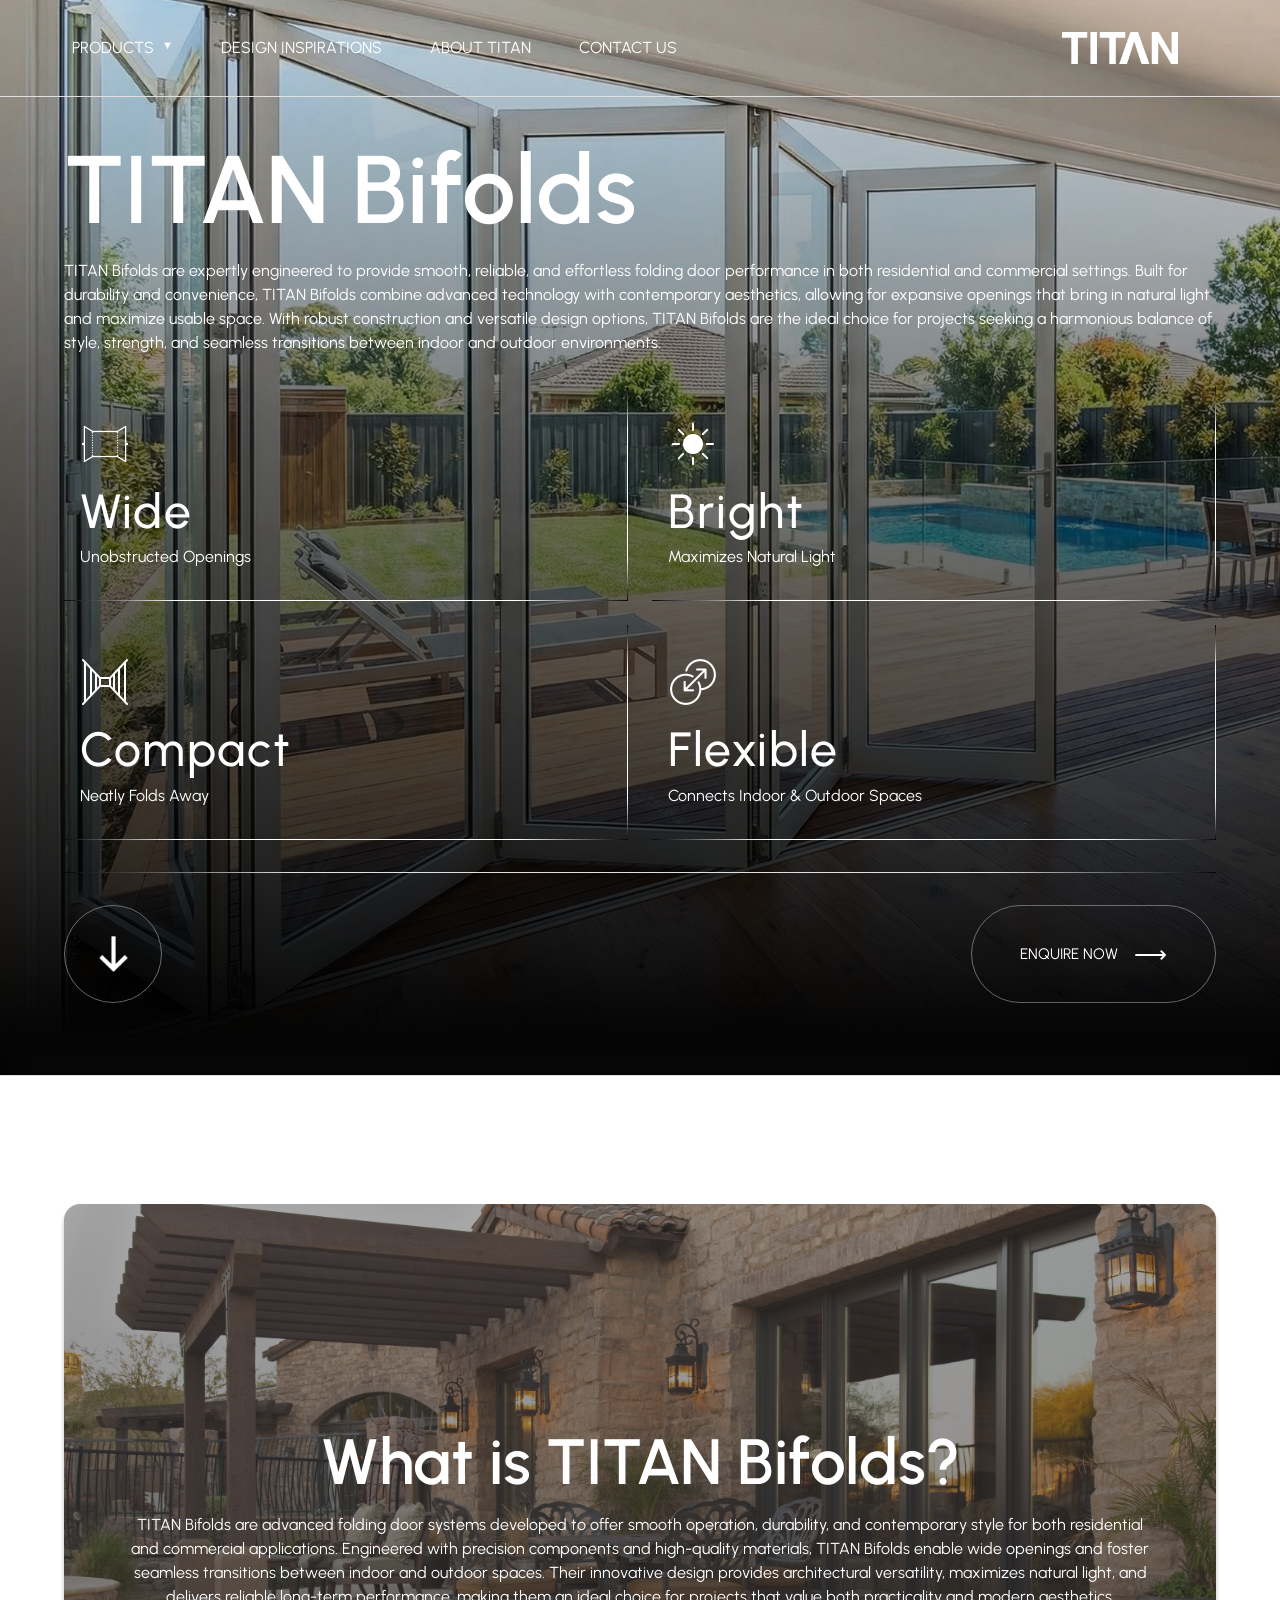
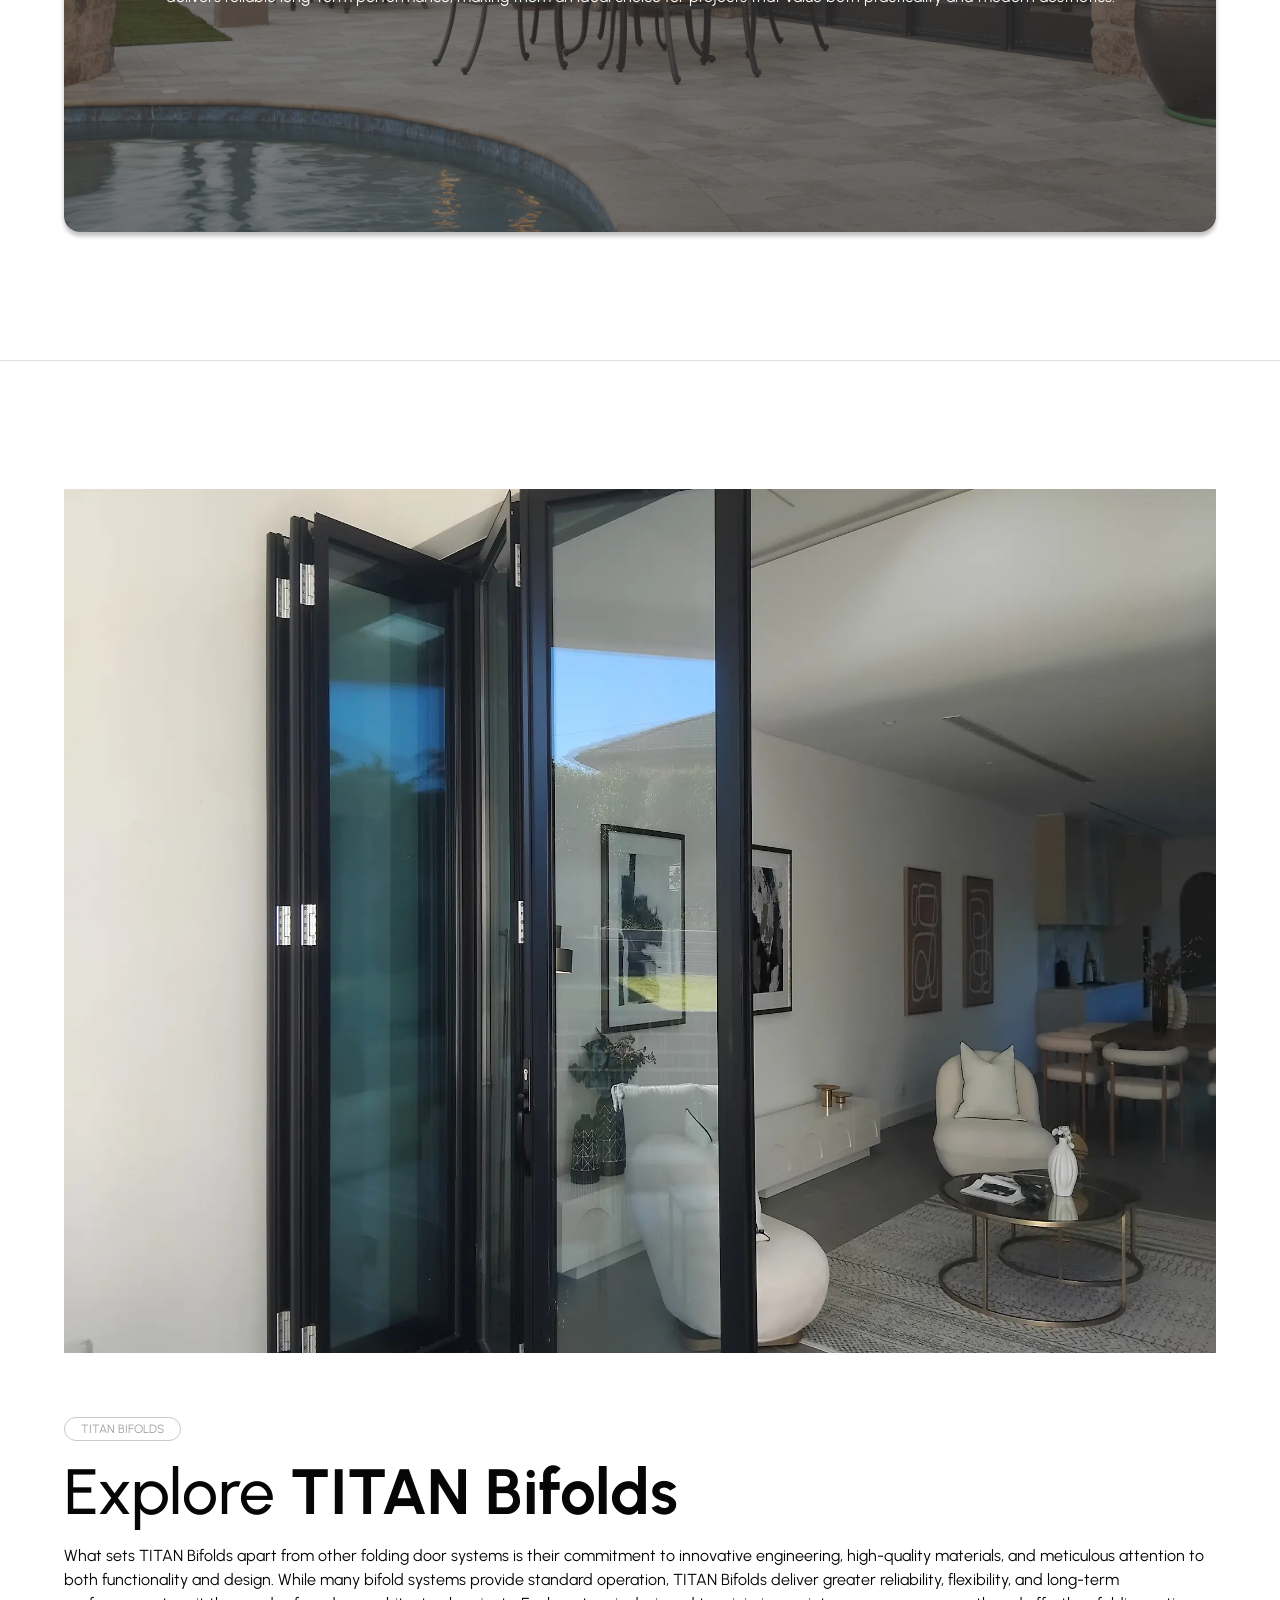
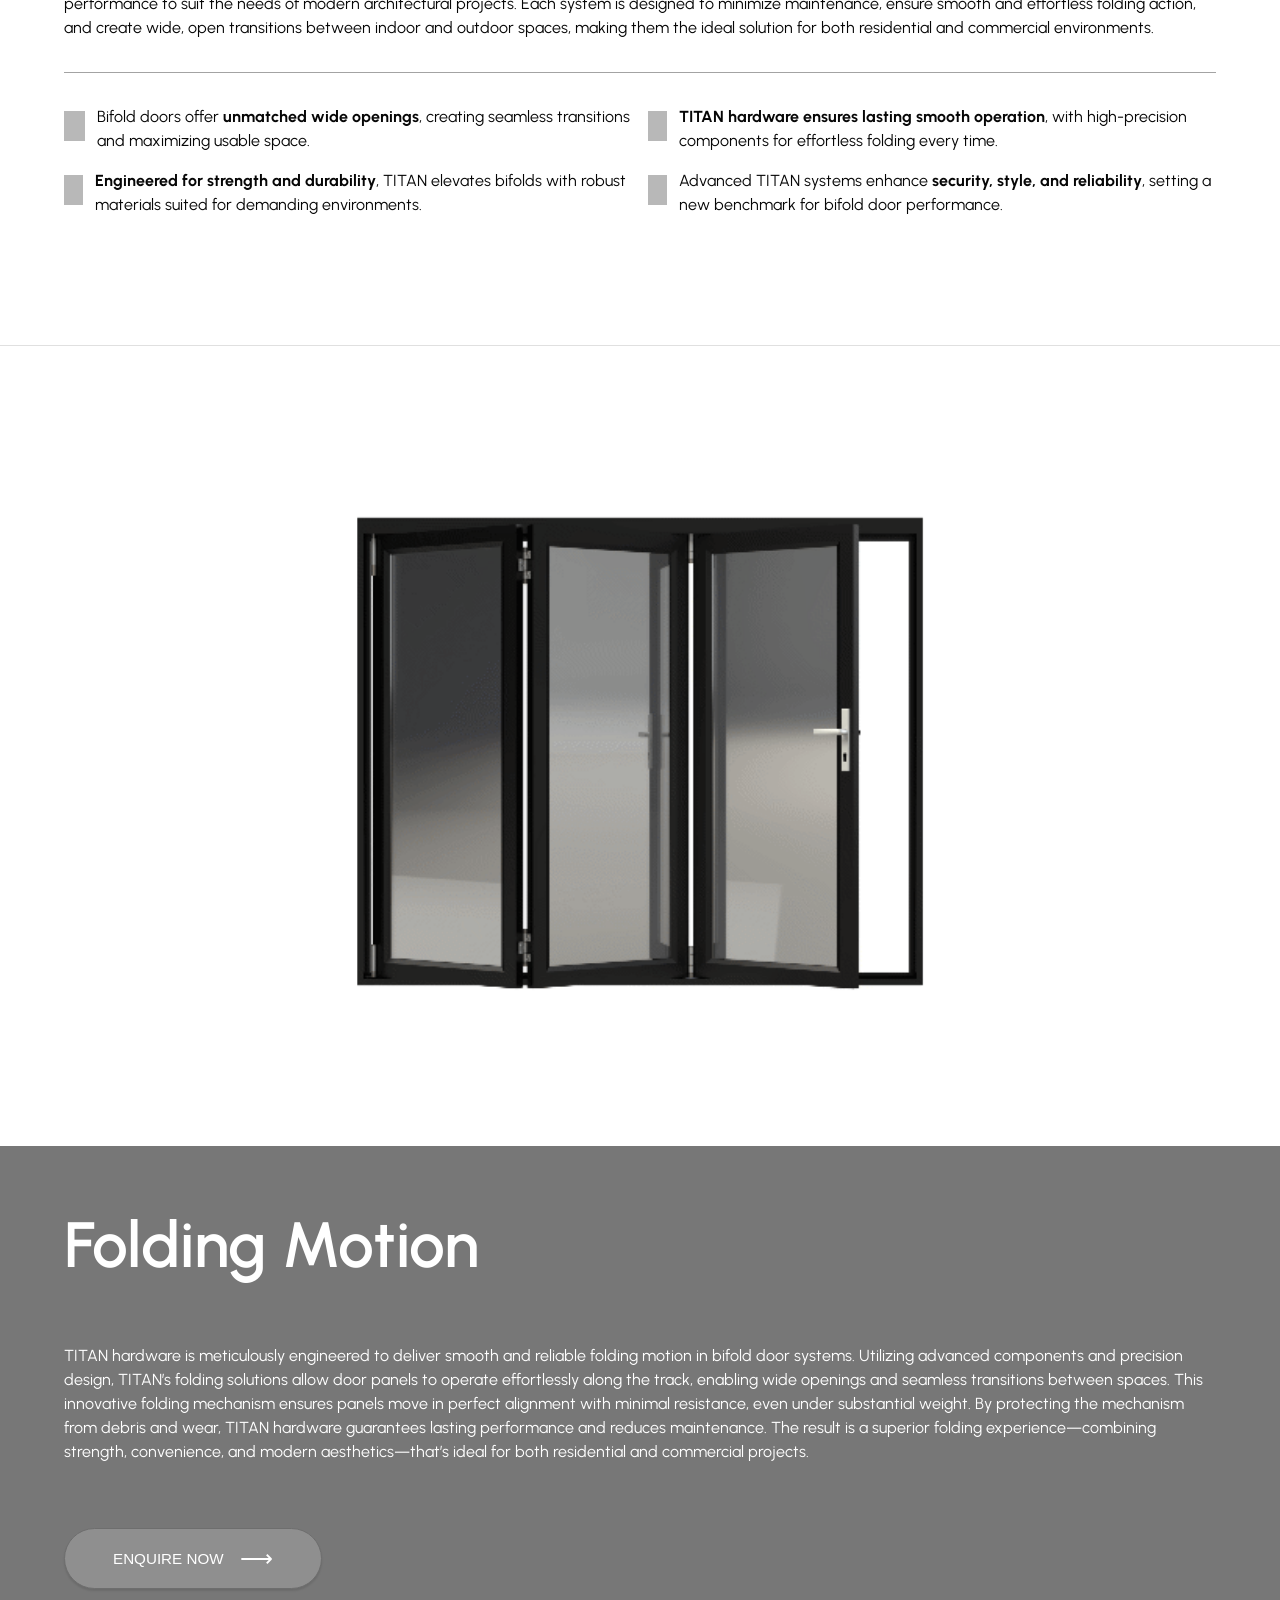
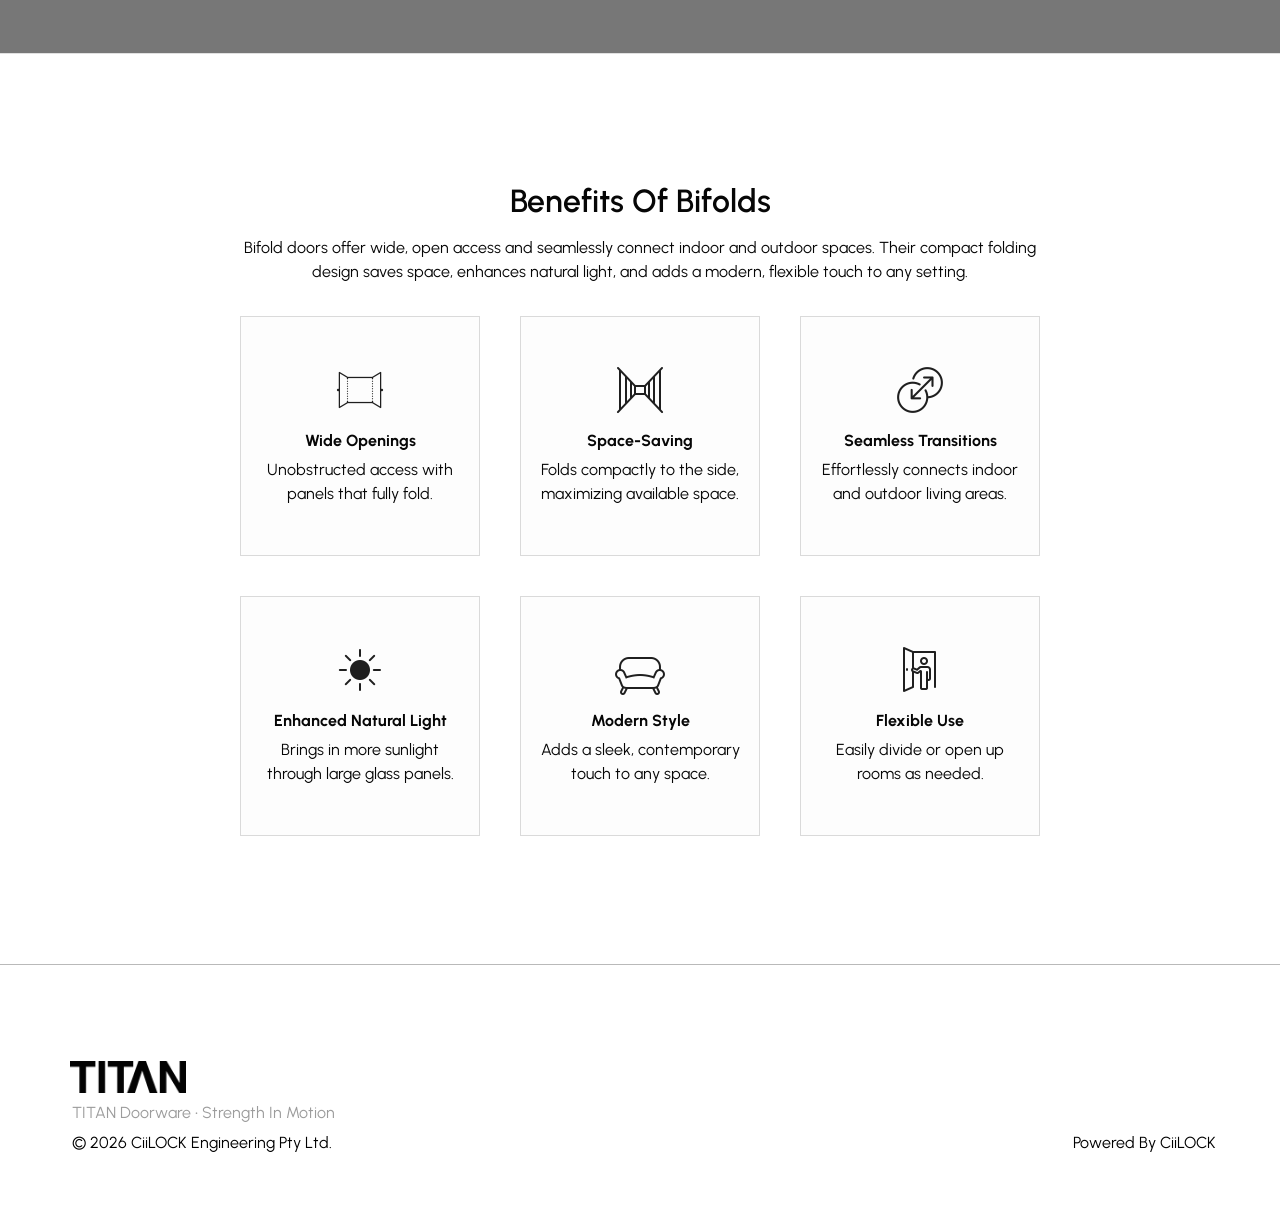
<file: titan-bifolds.html>
<!DOCTYPE html>

<html>
    <head>
        <meta charset="utf-8">
        <meta http-equiv="X-UA-Compatible" content="IE=edge">
        <title>TITAN Bifolds</title>
        <link rel="preload" href="images/systems/folding.webp" as="image">
        <meta content="Experience the innovation of TITAN Bifolds. Engineered for smooth folding action and robust durability, TITAN bifold door solutions bring modern style, reliable performance, and flexibility to both residential and commercial applications." 
        name="description">
        <meta content="TITAN Bifolds – Advanced Folding Door Solutions" property="og:title">
        <meta content="Experience the innovation of TITAN Bifolds. Engineered for smooth folding action and robust durability, TITAN bifold door solutions bring modern style, reliable performance, and flexibility to both residential and commercial applications." 
        property="og:description">
        <meta content="TITAN Bifolds – Advanced Folding Door Solutions" property="twitter:title">
        <meta content="Experience the innovation of TITAN Bifolds. Engineered for smooth folding action and robust durability, TITAN bifold door solutions bring modern style, reliable performance, and flexibility to both residential and commercial applications." property="twitter:description">
        <meta name="viewport" content="width=device-width, initial-scale=1">
        <link rel="preconnect" href="https://fonts.googleapis.com">
        <link rel="preconnect" href="https://fonts.gstatic.com" crossorigin>
        <link href="https://fonts.googleapis.com/css2?family=DM+Sans:ital,opsz,wght@0,9..40,100..1000;1,9..40,100..1000&family=Urbanist:ital,wght@0,100..900;1,100..900&display=swap" rel="stylesheet">
        <link href="images/logos/favicon.webp" rel="shortcut icon" type="image/x-icon">
        <link href="images/logos/favicon.webp" rel="apple-touch-icon">
        <link rel="stylesheet" href="css/font.css">
        <link rel="stylesheet" href="css/nav.css">
        <link rel="stylesheet" href="css/side.menu.css">
        <link rel="stylesheet" href="css/flex.css">
        <link rel="stylesheet" href="css/container.css">
        <link rel="stylesheet" href="css/section.css">
        <link rel="stylesheet" href="css/body.css">
        <link rel="stylesheet" href="css/hero.css">
        <link rel="stylesheet" href="css/line.css">
        <link rel="stylesheet" href="css/spacing.css">
        <link rel="stylesheet" href="css/gradient.css">
        <link rel="stylesheet" href="css/grid.css">
        <link rel="stylesheet" href="css/content.css">
        <link rel="stylesheet" href="css/button.css">
        <link rel="stylesheet" href="css/image.css">
    </head>

    <body>
        
        <section class="titan-bifolds hero">

            <div class="container">
                <nav>
                    <div class="flex-row center">
                        <div class="navbar">
                            <ul>
                                <li class="products-trigger">PRODUCTS<div class="dropdown-arrow">▼</div></li>
                                <li><a href="design-inspirations.html">DESIGN INSPIRATIONS</a></li>
                                <li><a href="about-titan.html">ABOUT TITAN</a></li>
                                <li><a href="contact-us.html">CONTACT US</a></li>
                            </ul>
                        </div>
                        <div class="row">
                            <a href="index.html"><div class="logo margin-vert-small"></div></a>
                            <div class="hamburger-wrapper">
                            <input type="checkbox" id="menu-toggle" class="menu-checkbox">
                            <label for="menu-toggle" class="hamburger-icon">
                                <span class="menuline"></span>
                                <span class="menuline"></span>
                            </label>

                            <div class="menu-overlay">
                                <nav class="mobile-nav">
                                    <div class="nav-item-wrapper">
                                        <input type="checkbox" id="projects-submenu" class="submenu-toggle">
                                        <label for="projects-submenu" class="submenu-label">Projects</label>
                                        
                                        <div class="submenu-content">
                                            <a href="t100-bifolds.html">T100 Bifolds</a>
                                            <a href="a100-bifolds.html">A100 Bifolds</a>
                                            <a href="t350-sliders.html">T350 Sliders</a>
                                            <a href="titan-doorware.html">Doorware</a>
                                        </div>
                                    </div>

                                    <a href="design-inspirations.html">Design Inspirations</a>
                                    <a href="about-titan.html">About</a>
                                    <a href="contact-us.html">Contact</a>
                                </nav>
                            </div>
                        </div>
                        </div>
                    </div>
                </nav>   
            </div>

            <div class="line"></div>

            <div class="dropdown-menu">
            <div class="container content-space">
                <div class="dual-grid gap-4">

                    <div class="navbar">
                        <ul>
                            <li data-preview="one"><a href="t100-bifolds.html">T100 Bifolds</a></li>
                            <li data-preview="two"><a href="a100-bifolds.html">A100 Bifolds</a></li>
                            <li data-preview="three"><a href="t350-sliders.html">T350 Sliders</a></li>
                            <!-- <li data-preview="four"><a href="platform-integrated-bifolds.html">Platform Integrated Bifolds</a></li> -->
                            <li data-preview="four"><a href="titan-doorware.html">Doorware</a></li>
                        </ul>
                    </div>

                    <div class="preview">
                        <div class="preview one active"></div>
                        <div class="preview two"></div>
                        <div class="preview three"></div>
                        <div class="preview four"></div>
                        <div class="preview five"></div>
                    </div>

                </div>
            </div>
        </div>
            
            <div class="container content-space">

                <div class="hero content">

                    <div class="dual-grid top-text align-items-start">
                    <div class="hero-text">
                        TITAN Bifolds
                    </div>
                    <p class="para">
                        TITAN Bifolds are expertly engineered to provide smooth, reliable, and effortless folding door performance in both residential and commercial settings. Built for durability and convenience, TITAN Bifolds combine advanced technology with contemporary aesthetics, allowing for expansive openings that bring in natural light and maximize usable space. With robust construction and versatile design options, TITAN Bifolds are the ideal choice for projects seeking a harmonious balance of style, strength, and seamless transitions between indoor and outdoor environments.
                    </p>
                    </div>

                        <div class="four-grid">

                            <div class="fact">
                                <div class="icon open"></div>
                                <div class="med-text">Wide</div>
                                <p class="para">Unobstructed Openings</p>
                            </div>
                            <div class="fact">
                                <div class="icon light"></div>
                                <div class="med-text">Bright</div>
                                <p class="para">Maximizes Natural Light</p>
                            </div>
                            <div class="fact">
                                <div class="icon space"></div>
                                <div class="med-text">Compact</div>
                                <p class="para">Neatly Folds Away</p>
                            </div>
                            <div class="fact">
                                <div class="icon transition"></div>
                                <div class="med-text">Flexible</div>
                                <p class="para">Connects Indoor & Outdoor Spaces</p>
                            </div>
                            
                        </div>
                        
                            <div class="separator cut"></div>

                            <div class="row width-100 space-between margin-bot-2">
                                <a href="#explainer" class="circle scroll-arrow"></a>
                                <a href="contact-us.html" class="btn">ENQUIRE NOW<div class="right-arrow">⟶</div></a>
                            </div>

                        </div>


                </div>

            </div>

            <div class="black-float-gradient"></div>
            
        </section> 

        <div class="line"></div>

        <section class="explainer" id="explainer">
            <div class="container content-space margin-vert-big">
                <div class="view-card titan-bifolds">
                    <div class="big-text bolder">What is TITAN Bifolds?</div>
                    <p class="para">TITAN Bifolds are advanced folding door systems developed to offer smooth operation, durability, and contemporary style for both residential and commercial applications. Engineered with precision components and high-quality materials, TITAN Bifolds enable wide openings and foster seamless transitions between indoor and outdoor spaces. Their innovative design provides architectural versatility, maximizes natural light, and delivers reliable long-term performance, making them an ideal choice for projects that value both practicality and modern aesthetics.</p>
                </div>
            </div>
        </section>

        <div class="line"></div>

        <section class="info">
            <div class="container content-space margin-vert-big">
                <div class="flex-column center">
                    <div class="dual-grid gap-4">
                        <div class="column">
                        <div class="label">TITAN BIFOLDS</div>
                        <div class="big-text dark">Explore <b>TITAN Bifolds</b></div>
                        <p class="para">What sets TITAN Bifolds apart from other folding door systems is their commitment to innovative engineering, high-quality materials, and meticulous attention to both functionality and design. While many bifold systems provide standard operation, TITAN Bifolds deliver greater reliability, flexibility, and long-term performance to suit the needs of modern architectural projects. Each system is designed to minimize maintenance, ensure smooth and effortless folding action, and create wide, open transitions between indoor and outdoor spaces, making them the ideal solution for both residential and commercial environments.</p>
                        <div class="separator bolder margin-1"></div>    
                        <div class="dual-col-grid">
                            <div class="point">
                                <div class="indent"></div>
                                <p class="para">
                                    Bifold doors offer <b>unmatched wide openings</b>, creating seamless transitions and maximizing usable space.
                                </p>
                            </div>
                            <div class="point">
                                <div class="indent"></div>
                                <p class="para">
                                    <b>TITAN hardware ensures lasting smooth operation</b>, with high-precision components for effortless folding every time.
                                </p>
                            </div>
                            <div class="point">
                                <div class="indent"></div>
                                <p class="para">
                                    <b>Engineered for strength and durability</b>, TITAN elevates bifolds with robust materials suited for demanding environments.
                                </p>
                            </div>
                            <div class="point">
                                <div class="indent"></div>
                                <p class="para">
                                    Advanced TITAN systems enhance <b>security, style, and reliability</b>, setting a new benchmark for bifold door performance.
                                </p>
                            </div>
                        </div>
                        </div>
                        <div class="square">
                            <img loading="lazy" src="images/systems/titan-bifolds-2.webp" alt="TITAN Folding Doors">
                        </div>
                    </div>
                </div>
            </div>
        </section>

        <div class="line"></div>

        <section class="motion">
            <div class="dual-grid width-100vw gap-none">
                <div class="gif sect bifolds"></div>
                <div class="content grey column gap-4">
                    <div class="big-text bolder">Folding Motion</div>
                    <p class="para">TITAN hardware is meticulously engineered to deliver smooth and reliable folding motion in bifold door systems. Utilizing advanced components and precision design, TITAN’s folding solutions allow door panels to operate effortlessly along the track, enabling wide openings and seamless transitions between spaces. This innovative folding mechanism ensures panels move in perfect alignment with minimal resistance, even under substantial weight. By protecting the mechanism from debris and wear, TITAN hardware guarantees lasting performance and reduces maintenance. The result is a superior folding experience—combining strength, convenience, and modern aesthetics—that’s ideal for both residential and commercial projects.</p>
                    <button class="btn filled">ENQUIRE NOW<div class="right-arrow">⟶</div></button>
                </div>
            </div>
        </section>

        <div class="line"></div>

        <section class="features">
        <div class="container content-space margin-vert-big">
            <div class="flex-column center">
                <div class="column text-center max-800">
                    <h1 class="heading">Benefits Of Bifolds</h1>
                    <p class="para">Bifold doors offer wide, open access and seamlessly connect indoor and outdoor spaces. Their compact folding design saves space, enhances natural light, and adds a modern, flexible touch to any setting.</p>
                </div>
                <div class="three-col-grid max-800 margin-top-2">
                    <div class="box point col">
                        <div class="icon open dark"></div>
                        <h4>Wide Openings</h4>
                        <p class="para">Unobstructed access with panels that fully fold.</p>
                    </div>
                    <div class="box point col">
                        <div class="icon space dark"></div>
                        <h4>Space-Saving</h4>
                        <p class="para">Folds compactly to the side, maximizing available space.</p>
                    </div>
                    <div class="box point col">
                        <div class="icon transition dark"></div>
                        <h4>Seamless Transitions</h4>
                        <p class="para">Effortlessly connects indoor and outdoor living areas.</p>
                    </div>
                    <div class="box point col">
                        <div class="icon light dark"></div>
                        <h4>Enhanced Natural Light</h4>
                        <p class="para">Brings in more sunlight through large glass panels.</p>
                    </div>
                    <div class="box point col">
                        <div class="icon furniture dark"></div>
                        <h4>Modern Style</h4>
                        <p class="para">Adds a sleek, contemporary touch to any space.</p>
                    </div>
                    <div class="box point col">
                        <div class="icon fold dark"></div>
                        <h4>Flexible Use</h4>
                        <p class="para">Easily divide or open up rooms as needed.</p>
                    </div>
                </div>
            </div>
        </div>
        </section>

    <footer>
        <div class="container content-space margin-vert">
            <div>
            <!-- <div class="flex-column collapse">
                <div>
                    <ul>
                        <li>PRODUCTS<div class="dropdown-arrow">▲</div></li>
                        <li><a href="design-inspirations.html">DESIGN INSPIRATIONS</a></li>
                        <li><a href="about-titan.html">ABOUT TITAN</a></li>
                        <li><a href="contact-us.html">CONTACT US</a></li>
                    </ul>
                </div>
            </div> -->

            <div class="flex-row margin-top-2">

                <div class="flex-column gap-small">
                    <a href="index.html" class="logo dark"></a>
                    <p class="left-indent">TITAN Doorware • Strength In Motion</p>
                    <div class="year left-indent"></div>
                </div>

                <div class="flex-column align-flex-end">
                    <a href="/" class="powered-by">Powered By CiiLOCK</a>
                </div>

            </div>

            </div>
        </div>
    </footer>
        
    </body>

    <script src="js/collapse.hero.js"></script>
    <script src="js/get.year.js"></script>
    <script src="js/scroll.refresh.js"></script>
    <script src="js/dropdown.menu.js"></script>
    <script src="js/preview.drop.js"></script>
    <script src="js/text.animation.js"></script>
    <script src="js/scroll.to.arrow.js"></script>

</html>
</file>
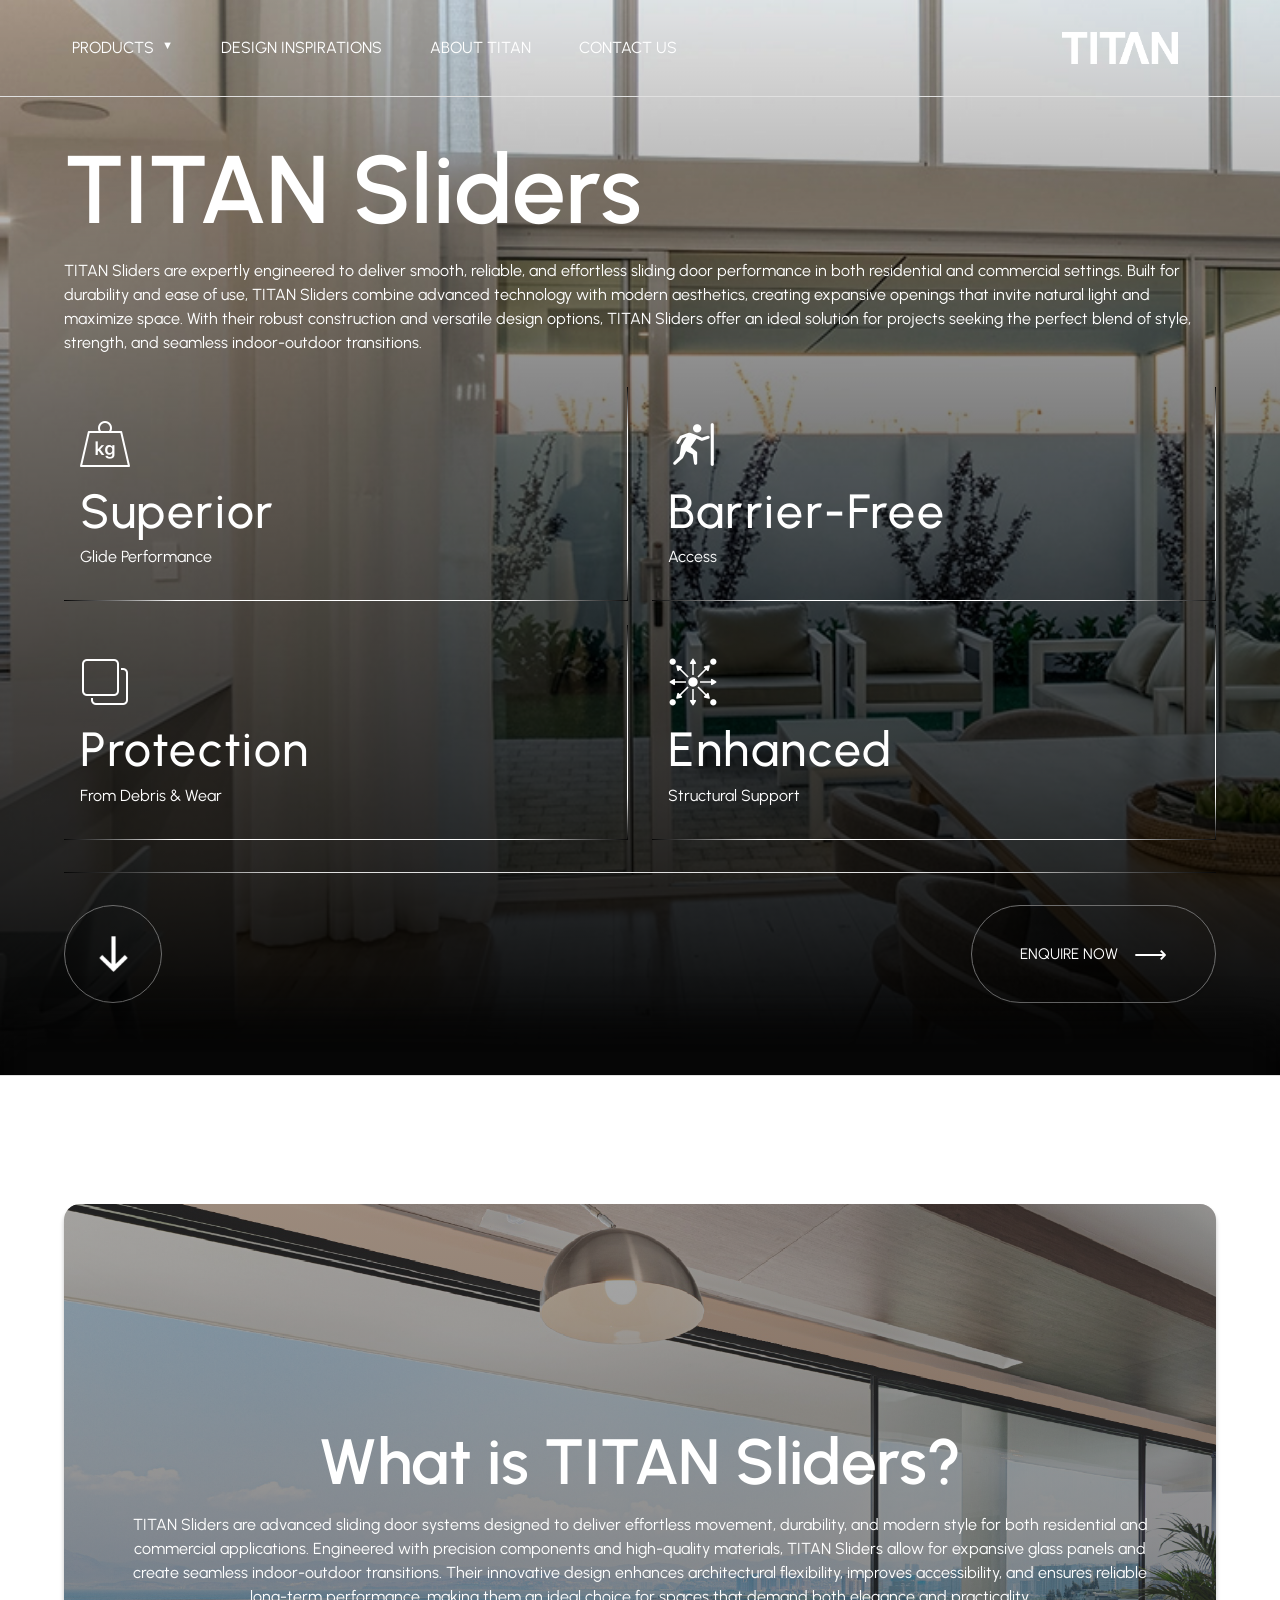
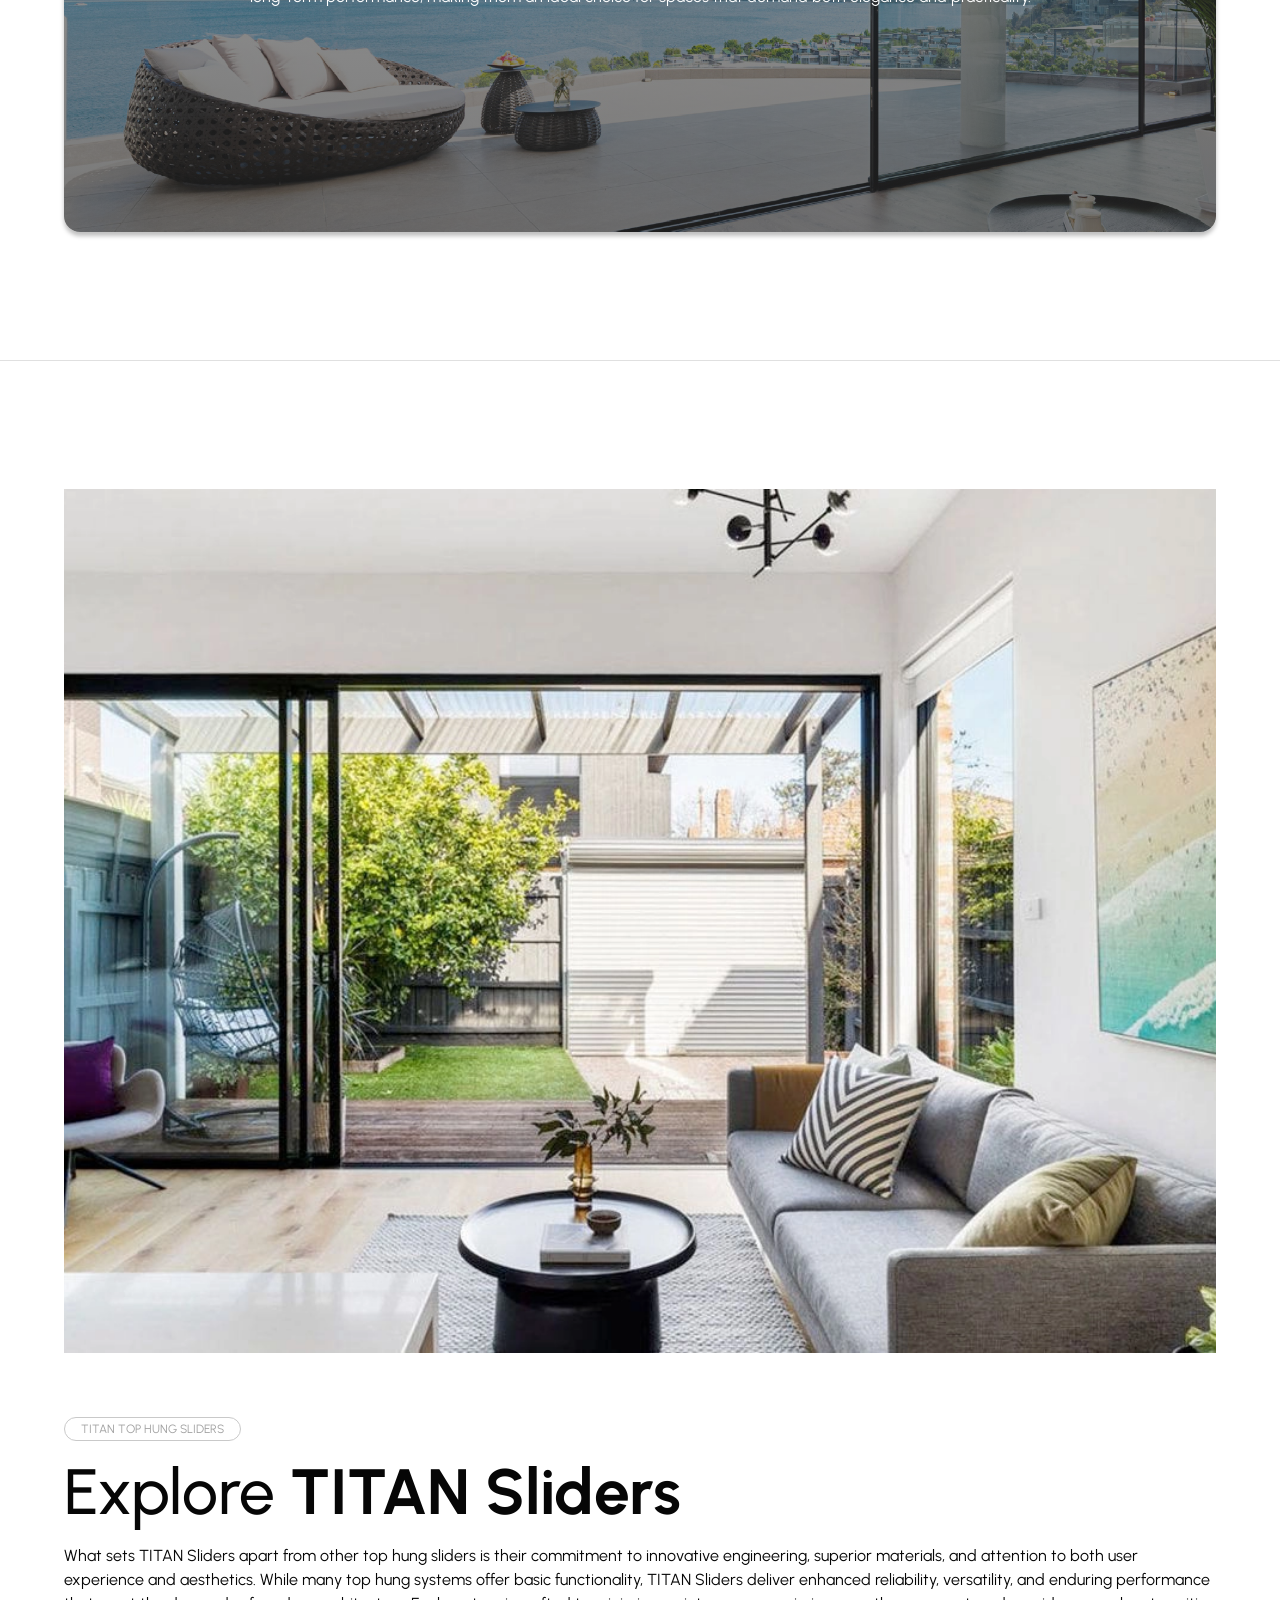
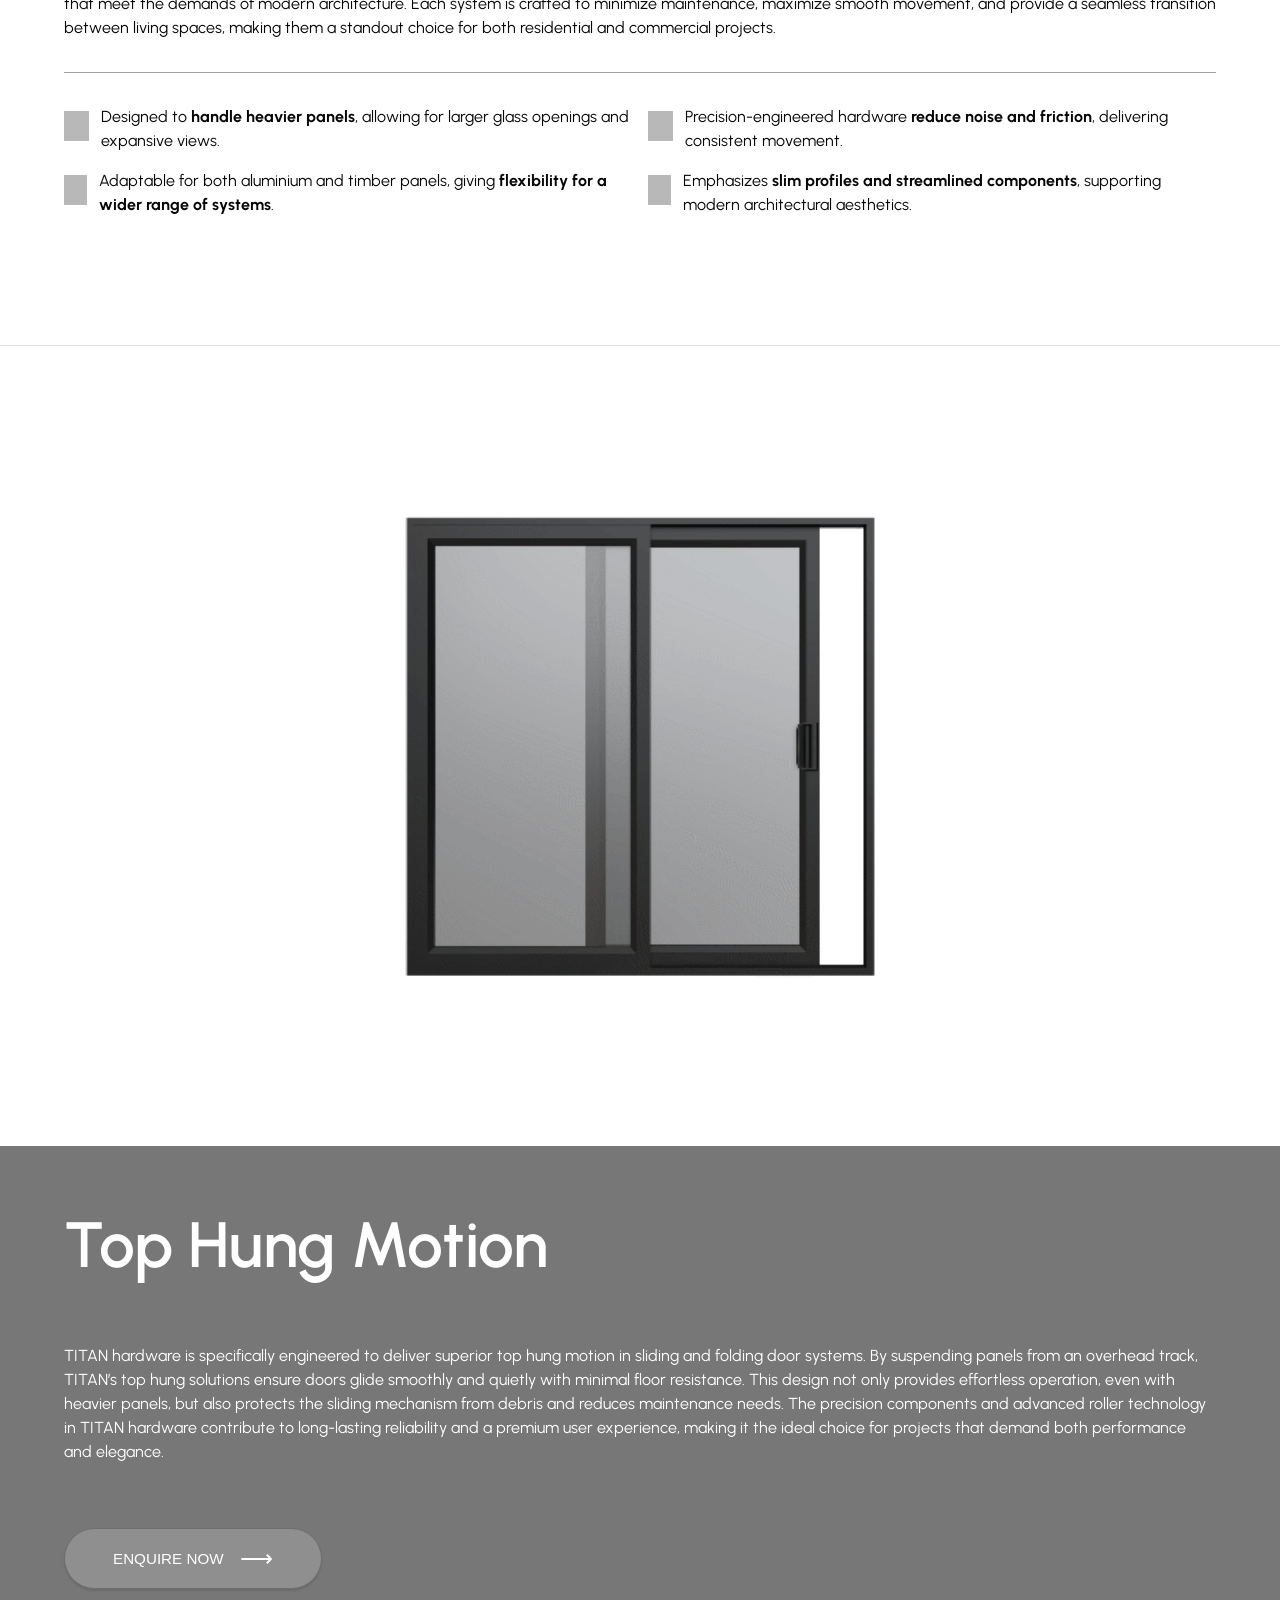
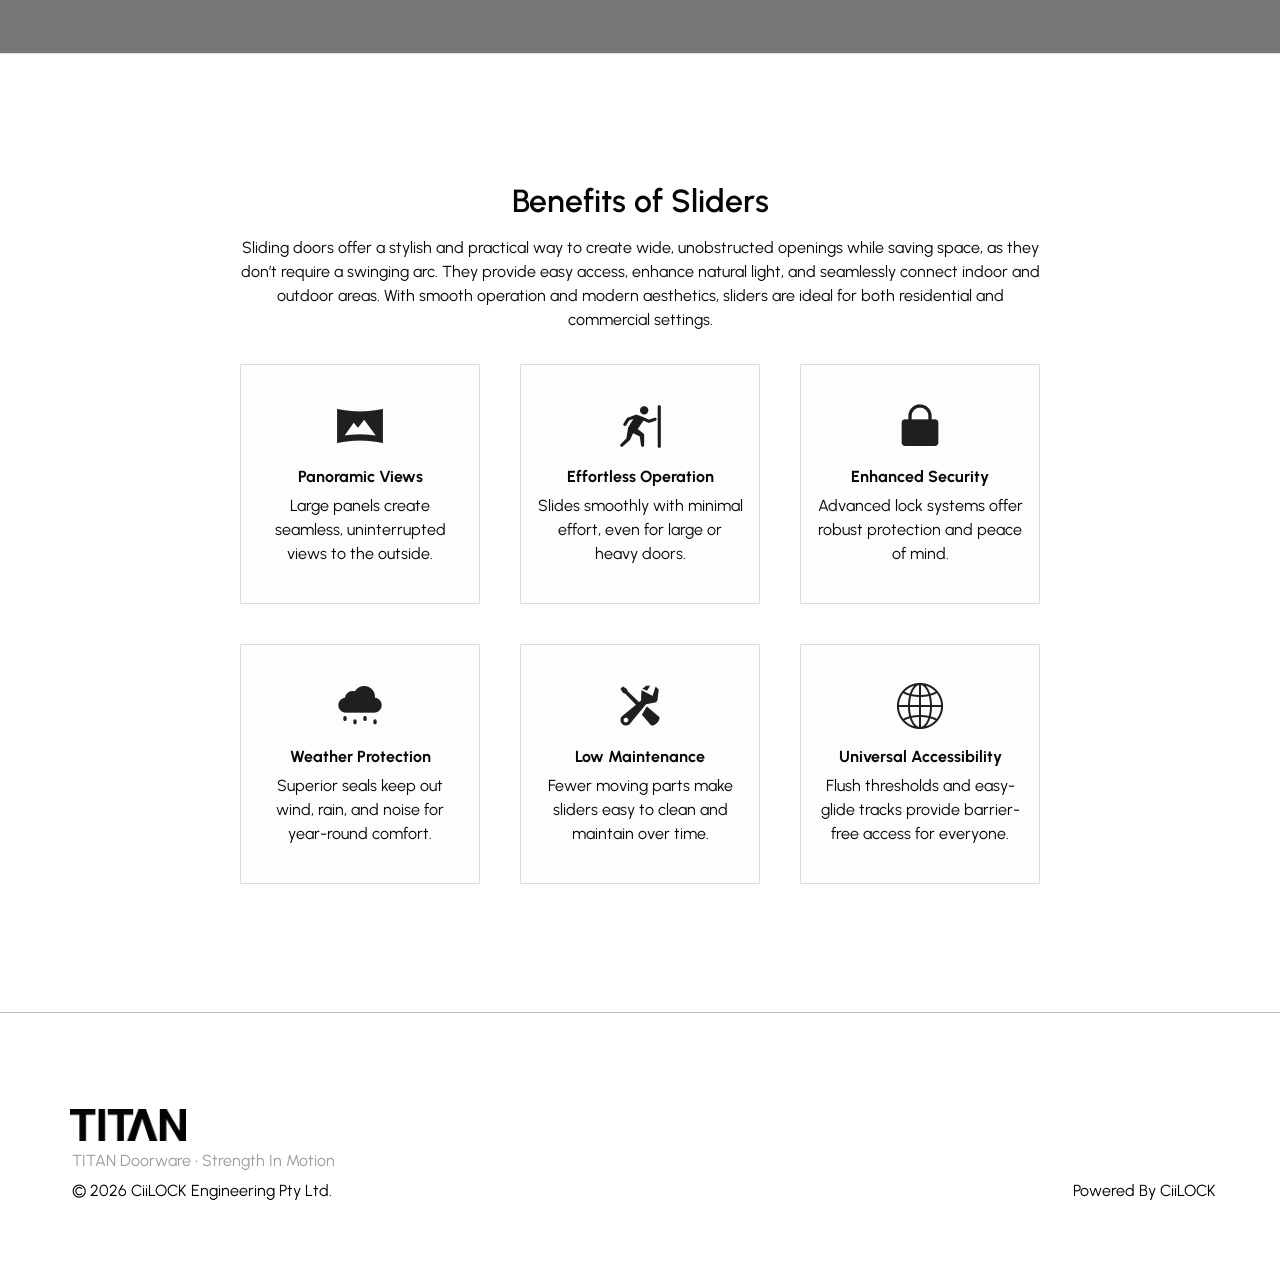
<file: titan-sliders.html>
<!DOCTYPE html>

<html>
    <head>
        <meta charset="utf-8">
        <meta http-equiv="X-UA-Compatible" content="IE=edge">
        <title>TITAN Sliders</title>
        <link rel="preload" href="images/systems/folding.webp" as="image">
        <meta content="Discover the innovation of TITAN Sliders. Engineered for smooth operation and robust durability, TITAN sliding door solutions bring style, performance, and reliability to both residential and commercial applications." 
        name="description">
        <meta content="TITAN Sliders – Advanced Sliding Door Solutions" property="og:title">
        <meta content="Discover the innovation of TITAN Sliders. Engineered for smooth operation and robust durability, TITAN sliding door solutions bring style, performance, and reliability to both residential and commercial applications." 
        property="og:description">
        <meta content="TITAN Sliders – Advanced Sliding Door Solutions" property="twitter:title">
        <meta content="Discover the innovation of TITAN Sliders. Engineered for smooth operation and robust durability, TITAN sliding door solutions bring style, performance, and reliability to both residential and commercial applications." property="twitter:description">
        <meta name="viewport" content="width=device-width, initial-scale=1">
        <link rel="preconnect" href="https://fonts.googleapis.com">
        <link rel="preconnect" href="https://fonts.gstatic.com" crossorigin>
        <link href="https://fonts.googleapis.com/css2?family=DM+Sans:ital,opsz,wght@0,9..40,100..1000;1,9..40,100..1000&family=Urbanist:ital,wght@0,100..900;1,100..900&display=swap" rel="stylesheet">
        <link href="images/logos/favicon.webp" rel="shortcut icon" type="image/x-icon">
        <link href="images/logos/favicon.webp" rel="apple-touch-icon">
        <link rel="stylesheet" href="css/font.css">
        <link rel="stylesheet" href="css/nav.css">
        <link rel="stylesheet" href="css/side.menu.css">
        <link rel="stylesheet" href="css/flex.css">
        <link rel="stylesheet" href="css/container.css">
        <link rel="stylesheet" href="css/section.css">
        <link rel="stylesheet" href="css/body.css">
        <link rel="stylesheet" href="css/hero.css">
        <link rel="stylesheet" href="css/line.css">
        <link rel="stylesheet" href="css/spacing.css">
        <link rel="stylesheet" href="css/gradient.css">
        <link rel="stylesheet" href="css/grid.css">
        <link rel="stylesheet" href="css/content.css">
        <link rel="stylesheet" href="css/button.css">
        <link rel="stylesheet" href="css/image.css">
    </head>

    <body>
        
        <section class="titan-sliders hero">

            <div class="container">
                <nav>
                    <div class="flex-row center">
                        <div class="navbar">
                            <ul>
                                <li class="products-trigger">PRODUCTS<div class="dropdown-arrow">▼</div></li>
                                <li><a href="design-inspirations.html">DESIGN INSPIRATIONS</a></li>
                                <li><a href="about-titan.html">ABOUT TITAN</a></li>
                                <li><a href="contact-us.html">CONTACT US</a></li>
                            </ul>
                        </div>
                        <div class="row">
                            <a href="index.html"><div class="logo margin-vert-small"></div></a>
                            <div class="hamburger-wrapper">
                            <input type="checkbox" id="menu-toggle" class="menu-checkbox">
                            <label for="menu-toggle" class="hamburger-icon">
                                <span class="menuline"></span>
                                <span class="menuline"></span>
                            </label>

                            <div class="menu-overlay">
                                <nav class="mobile-nav">
                                    <div class="nav-item-wrapper">
                                        <input type="checkbox" id="projects-submenu" class="submenu-toggle">
                                        <label for="projects-submenu" class="submenu-label">Projects</label>
                                        
                                        <div class="submenu-content">
                                            <a href="t100-bifolds.html">T100 Bifolds</a>
                                            <a href="a100-bifolds.html">A100 Bifolds</a>
                                            <a href="t350-sliders.html">T350 Sliders</a>
                                            <a href="titan-doorware.html">Doorware</a>
                                        </div>
                                    </div>

                                    <a href="design-inspirations.html">Design Inspirations</a>
                                    <a href="about-titan.html">About</a>
                                    <a href="contact-us.html">Contact</a>
                                </nav>
                            </div>
                        </div>
                        </div>
                    </div>
                </nav>   
            </div>

            <div class="line"></div>

            <div class="dropdown-menu">
            <div class="container content-space">
                <div class="dual-grid gap-4">

                    <div>
                        <ul>
                            <li data-preview="one"><a href="t100-bifolds.html">T100 Bifolds</a></li>
                            <li data-preview="two"><a href="a100-bifolds.html">A100 Bifolds</a></li>
                            <li data-preview="three"><a href="t350-sliders.html">T350 Sliders</a></li>
                            <!-- <li data-preview="four"><a href="platform-integrated-bifolds.html">Platform Integrated Bifolds</a></li> -->
                            <li data-preview="four"><a href="titan-doorware.html">Doorware</a></li>
                        </ul>
                    </div>

                    <div class="preview">
                        <div class="preview one active"></div>
                        <div class="preview two"></div>
                        <div class="preview three"></div>
                        <div class="preview four"></div>
                        <div class="preview five"></div>
                    </div>

                </div>
            </div>
        </div>
            
            <div class="container content-space">

                <div class="hero content">

                    <div class="dual-grid top-text align-items-start">
                    <div class="hero-text">
                        TITAN Sliders
                    </div>
                    <p class="para">
                        TITAN Sliders are expertly engineered to deliver smooth, reliable, and effortless sliding door performance in both residential and commercial settings. Built for durability and ease of use, TITAN Sliders combine advanced technology with modern aesthetics, creating expansive openings that invite natural light and maximize space. With their robust construction and versatile design options, TITAN Sliders offer an ideal solution for projects seeking the perfect blend of style, strength, and seamless indoor-outdoor transitions.
                    </p>
                    </div>

                        <div class="four-grid">

                            <div class="fact">
                                <div class="icon weight"></div>
                                <div class="med-text">Superior</div>
                                <p class="para">Glide Performance</p>
                            </div>
                            <div class="fact">
                                <div class="icon push"></div>
                                <div class="med-text">Barrier-Free</div>
                                <p class="para">Access</p>
                            </div>
                            <div class="fact">
                                <div class="icon material"></div>
                                <div class="med-text">Protection</div>
                                <p class="para">From Debris & Wear</p>
                            </div>
                            <div class="fact">
                                <div class="icon versatile"></div>
                                <div class="med-text">Enhanced</div>
                                <p class="para">Structural Support</p>
                            </div>
                            
                        </div>
                        
                            <div class="separator cut"></div>

                            <div class="row width-100 space-between margin-bot-2">
                                <a href="#explainer" class="circle scroll-arrow"></a>
                                <a href="contact-us.html" class="btn">ENQUIRE NOW<div class="right-arrow">⟶</div></a>
                            </div>

                        </div>


                </div>

            </div>

            <div class="black-float-gradient"></div>
            
        </section> 

        <div class="line"></div>

        <section class="explainer" id="explainer">
            <div class="container content-space margin-vert-big">
                <div class="view-card titan-sliders">
                    <div class="big-text bolder">What is TITAN Sliders?</div>
                    <p class="para">TITAN Sliders are advanced sliding door systems designed to deliver effortless movement, durability, and modern style for both residential and commercial applications. Engineered with precision components and high-quality materials, TITAN Sliders allow for expansive glass panels and create seamless indoor-outdoor transitions. Their innovative design enhances architectural flexibility, improves accessibility, and ensures reliable long-term performance, making them an ideal choice for spaces that demand both elegance and practicality.</p>
                </div>
            </div>
        </section>

        <div class="line"></div>

        <section class="info">
            <div class="container content-space margin-vert-big">
                <div class="flex-column center">
                    <div class="dual-grid gap-4">
                        <div class="column">
                        <div class="label">TITAN TOP HUNG SLIDERS</div>
                        <div class="big-text dark">Explore <b>TITAN Sliders</b></div>
                        <p class="para">What sets TITAN Sliders apart from other top hung sliders is their commitment to innovative engineering, superior materials, and attention to both user experience and aesthetics. While many top hung systems offer basic functionality, TITAN Sliders deliver enhanced reliability, versatility, and enduring performance that meet the demands of modern architecture. Each system is crafted to minimize maintenance, maximize smooth movement, and provide a seamless transition between living spaces, making them a standout choice for both residential and commercial projects.</p>
                        <div class="separator bolder margin-1"></div>    
                        <div class="dual-col-grid">
                            <div class="point">
                                <div class="indent"></div>
                                <p class="para">
                                    Designed to <b>handle heavier panels</b>, allowing for larger glass openings and expansive views.
                                </p>
                            </div>
                            <div class="point">
                                <div class="indent"></div>
                                <p class="para">
                                    Precision-engineered hardware <b>reduce noise and friction</b>, delivering consistent movement.
                                </p>
                            </div>
                            <div class="point">
                                <div class="indent"></div>
                                <p class="para">
                                    Adaptable for both aluminium and timber panels, giving <b>flexibility for a wider range of systems</b>.
                                </p>
                            </div>
                            <div class="point">
                                <div class="indent"></div>
                                <p class="para">
                                    Emphasizes <b>slim profiles and streamlined components</b>, supporting modern architectural aesthetics.
                                </p>
                            </div>
                        </div>
                        </div>
                        <div class="square">
                            <img loading="lazy" src="images/systems/titan-sliders-2.webp" alt="TITAN Folding Doors">
                        </div>
                    </div>
                </div>
            </div>
        </section>

        <div class="line"></div>

        <section class="motion">
            <div class="dual-grid width-100vw gap-none">
                <div class="gif sect sliding"></div>
                <div class="content grey column gap-4">
                    <div class="big-text bolder">Top Hung Motion</div>
                    <p class="para">TITAN hardware is specifically engineered to deliver superior top hung motion in sliding and folding door systems. By suspending panels from an overhead track, TITAN’s top hung solutions ensure doors glide smoothly and quietly with minimal floor resistance. This design not only provides effortless operation, even with heavier panels, but also protects the sliding mechanism from debris and reduces maintenance needs. The precision components and advanced roller technology in TITAN hardware contribute to long-lasting reliability and a premium user experience, making it the ideal choice for projects that demand both performance and elegance.</p>
                    <button class="btn filled">ENQUIRE NOW<div class="right-arrow">⟶</div></button>
                </div>
            </div>
        </section>

        <div class="line"></div>

        <section class="features">
        <div class="container content-space margin-vert-big">
            <div class="flex-column center">
                <div class="column text-center max-800">
                    <h1 class="heading">Benefits of Sliders</h1>
                    <p class="para">Sliding doors offer a stylish and practical way to create wide, unobstructed openings while saving space, as they don’t require a swinging arc. They provide easy access, enhance natural light, and seamlessly connect indoor and outdoor areas. With smooth operation and modern aesthetics, sliders are ideal for both residential and commercial settings.</p>
                </div>
                <div class="three-col-grid max-800 margin-top-2">
                    <div class="box point col">
                        <div class="icon panoramic dark"></div>
                        <h4>Panoramic Views</h4>
                        <p class="para">Large panels create seamless, uninterrupted views to the outside.</p>
                    </div>
                    <div class="box point col">
                        <div class="icon push dark"></div>
                        <h4>Effortless Operation</h4>
                        <p class="para">Slides smoothly with minimal effort, even for large or heavy doors.</p>
                    </div>
                    <div class="box point col">
                        <div class="icon lock dark"></div>
                        <h4>Enhanced Security</h4>
                        <p class="para">Advanced lock systems offer robust protection and peace of mind.</p>
                    </div>
                    <div class="box point col">
                        <div class="icon weather"></div>
                        <h4>Weather Protection</h4>
                        <p class="para">Superior seals keep out wind, rain, and noise for year-round comfort.</p>
                    </div>
                    <div class="box point col">
                        <div class="icon tool"></div>
                        <h4>Low Maintenance</h4>
                        <p class="para">Fewer moving parts make sliders easy to clean and maintain over time.</p>
                    </div>
                    <div class="box point col">
                        <div class="icon globe dark"></div>
                        <h4>Universal Accessibility</h4>
                        <p class="para">Flush thresholds and easy-glide tracks provide barrier-free access for everyone.</p>
                    </div>
                </div>
            </div>
        </div>
        </section>

    <footer>
        <div class="container content-space margin-vert">
            <div>
            <!-- <div class="flex-column collapse">
                <div>
                    <ul>
                        <li>PRODUCTS<div class="dropdown-arrow">▲</div></li>
                        <li><a href="design-inspirations.html">DESIGN INSPIRATIONS</a></li>
                        <li><a href="about-titan.html">ABOUT TITAN</a></li>
                        <li><a href="contact-us.html">CONTACT US</a></li>
                    </ul>
                </div>
            </div> -->

            <div class="flex-row margin-top-2">

                <div class="flex-column gap-small">
                    <a href="index.html" class="logo dark"></a>
                    <p class="left-indent">TITAN Doorware • Strength In Motion</p>
                    <div class="year left-indent"></div>
                </div>

                <div class="flex-column align-flex-end">
                    <a href="/" class="powered-by">Powered By CiiLOCK</a>
                </div>

            </div>

            </div>
        </div>
    </footer>
        
    </body>

    <script src="js/collapse.hero.js"></script>
    <script src="js/get.year.js"></script>
    <script src="js/scroll.refresh.js"></script>
    <script src="js/dropdown.menu.js"></script>
    <script src="js/preview.drop.js"></script>
    <script src="js/text.animation.js"></script>
    <script src="js/scroll.to.arrow.js"></script>

</html>
</file>
<file: css/font.css>
body {
    font-family: 'Urbanist', sans-serif;
}

h1,
h2,
h3,
h4,
h5,
p {
    margin: 0;
    color: #ffffff;
}

h1 {
    font-weight: 600;
    font-size: 2em;
}

h2 {
    font-weight: 500;
    font-size: 1.75em;
}

h2 {
    font-weight: 500;
    font-size: 1.5em;
}

h3 {
    font-weight: 500;
    font-size: 1.25em;
}

p {
    font-size: 1em;
    line-height: 1.5;
}

.dropdown-arrow {
    color: #ffffff;
    margin-bottom: 0.05rem;
}

footer .dropdown-arrow {
    color: #060606;
}

.right-arrow {
    color: #ffffff;
    font-size: 1.5em;
}

.med-text {
    font-weight: 600;
    font-size: 2.75em;
    color: #ffffff;
    line-height: 1.1;
    letter-spacing: 0.1rem;
}

.big-text {
    font-weight: 500;
    font-size: 4em;
    color: #ffffff;
    line-height: 1.1;
    
    opacity: 0;
    transform: translateY(0.1rem);
    transition: opacity 0.6s ease-out, transform 0.6s cubic-bezier(0.34, 1.56, 0.64, 1);
}

.big-text.visible {
    opacity: 1;
    transform: translateY(0);
}

.big-text.bolder {
    font-weight: 600;
}

.big-text.dark,
.med-text.dark {
    color: #060606;
}

.med-text {
    font-weight: 500;
    font-size: 3em;
    color: #ffffff;
    line-height: 1.1;
}

section.info p {
    color: #060606;
}

b {
    font-weight: bold;
}

section.integrations p,
section.integrations h1,
section.integrations h3,
section.integrations h4 {
    color: #060606;
}

section.features p,
section.features h1,
section.features h2,
section.features h3,
section.features h4 {
    color: #060606;
}

section.system-drawings p,
section.system-drawings h1,
section.system-drawings h2,
section.system-drawings h3,
section.system-drawings h4 {
    color: #060606;
}

section.products p,
section.products h1,
section.products h2,
section.products h3,
section.products h4,
section.grey p {
    color: #ffffff;
}

section.hardware-configurator p,
section.hardware-configurator h1,
section.hardware-configurator h2,
section.hardware-configurator h3,
section.hardware-configurator h4,
section.grey p {
    color: #060606;
}

.text-center {
    text-align: center
}

.base.dark h4 {
    color: #ffffff;
    font-weight: 400;
}

footer p{
    color: #9c9c9c;
}

.small-text {
    font-size: 0.75em;
}

.left-indent {
    padding-left: 0.5rem;
}

.hero-text {
    font-size: 6em;
    color: #ffffff;
    line-height: 1.1;
    font-weight: 600;
    text-align: start;
}

.padding-right-4 {
    padding-right: 4rem;
}

.left.dom-grid h2
.right.dom-grid h2,
.left.dom-grid p,
.right.dom-grid p {
    color: #ffffff;
}

.white-text {
    color: #ffffff;
}

.dark-text {
    color: #060606 !important;
}

.text-start {
    text-align: left;
}

.para {
    opacity: 0;
    transform: translateY(0.1rem);
    transition: opacity 0.8s ease-out, 
                transform 0.8s cubic-bezier(0.34, 1.56, 0.64, 1);
}

.para.white-text {
    color: #ffffff;
}

.para.visible {
    opacity: 1;
    transform: translateY(0);
    transition-delay: 0.2s;
}

.para.text-center {
    text-align: center;
}


.heading {
    opacity: 0;
    transform: translateY(0.1rem);
    transition: opacity 0.8s ease-out, 
                transform 0.8s cubic-bezier(0.34, 1.56, 0.64, 1);
}

.heading.visible {
    opacity: 1;
    transform: translateY(0);
}

@media screen and (max-width: 700px) {
    .big-text {
        font-size: 3em;
    }
    .hero-text {
        font-size: 3.5em;
    }
}
</file>
<file: css/nav.css>
nav {
    display: flex;
    flex-flow: row;
    align-items: center;
    justify-content: space-between;
    padding-inline-start: 0;
    color: #ffffff;
}

nav ul,
footer ul {
    display: flex;
    flex-flow: row;
    gap: 2rem;
    padding-left: 0;
}

nav ul li,
footer ul li {
    list-style: none;
    border-bottom: 1px solid transparent;
    cursor: pointer;
    padding: 0.5rem;
    transition: border-bottom 0.2s ease-in-out;
}

nav ul li:first-of-type,
footer ul li:first-of-type {
    display: flex;
    flex-flow: row;
    gap: 0.5rem;
}

nav ul li:hover {
    border-bottom: 1px solid #ffffff;
}

footer ul li:hover {
    border-bottom: 1px solid #060606;
}

li.active {
    color: rgb(11, 245, 31);
}

.logo {
    background-image: url(../images/logos/titan-white.webp);
    display: flex;
    width: 8rem;
    height: 2rem;
    background-size: contain;
    background-position: center;
    background-repeat: no-repeat;
}

.logo.dark {
    background-image: url(../images/logos/titan-black.webp);
}

.powered-by {
    text-align: end;
    transition: color 0.2s ease-in-out, font-weight 0.2s ease-in-out;
    font-weight: 400;
}

.powered-by:hover {
    color: #555555;
    font-weight: 500;
}

.powered-by.light {
    color: #ffffff;
    font-weight: 500;
}

.powered-by.light:hover {
    color: #adadad;
    font-weight: 500;
}

.products-trigger {
    position: relative;
    cursor: pointer;
   
}

.products-trigger::after {
    content: "";
    position: absolute;
    top: 100%;
    left: 0;
    width: 100%;
    height: 30px;
    background: transparent;
    z-index: 10;
}

.dropdown-arrow {
    font-size: 0.7rem;
    transition: transform 0.3s ease;
}


.dropdown-menu.is-open ~ nav .dropdown-arrow {
    transform: rotate(180deg);
}


.dropdown-menu {
    background-color: #ffffff;
    z-index: 1000;
    position: absolute;
    top: 96px;
    left: 0;
    width: 100vw;
    padding: 4rem 0;
    color: #060606;
    border-bottom: 1px solid #eeeeee;
    
   
    display: flex; 
    justify-content: center;

   
    opacity: 0;
    visibility: hidden;
    pointer-events: none;
    transform: translateY(15px);
    transition: 
        opacity 0.4s ease, 
        transform 0.4s cubic-bezier(0.165, 0.84, 0.44, 1),
        visibility 0.4s;
}


.dropdown-menu.is-open {
    opacity: 1;
    visibility: visible;
    pointer-events: auto;
    transform: translateY(0);
}


.dropdown-menu ul {
    list-style: none;
    padding: 0;
    margin: 0;
    width: 100%;
    max-width: 400px;
}

.dropdown-menu ul li {
    border-top: 1px solid #d3d3d3;
    transition: all 0.3s ease;
}

.dropdown-menu ul li:first-child {
    border-top: none;
}

.dropdown-menu ul li a {
    text-decoration: none;
    color: #060606;
    display: block;
    padding: 1.2rem 0;
    font-size: 1.1rem;
    font-weight: 400;
    letter-spacing: 0.05rem;
    transition: transform 0.3s ease, color 0.3s ease;
}


.dropdown-menu ul li:hover a {
    transform: translateX(10px);
    color: #888888;
}

@media screen and (max-width: 1080px) {
    .navbar {
        display: none;
    }
    nav .row {
        width: 100%;
        justify-content: space-between;
    }
}

@media screen and (max-width: 700px) {
    footer .powered-by {
        text-align: start;
        padding-left: 0.5rem;
        margin-top: 2rem;
    }
    nav .center {
        align-items: flex-start;
    }
}
</file>
<file: css/side.menu.css>
.menu-checkbox,
.menu-overlay {
  display: none;
}

@media screen and (max-width: 1080px) {
  .submenu-toggle {
    display: none;
  }

  .submenu-label {
    color: #060606;
    font-size: 1.5rem;
    font-weight: 300;
    text-transform: uppercase;
    letter-spacing: 0.5rem;
    cursor: pointer;
    display: block;
    padding-bottom: 5px;
    transition: opacity 0.3s;
  }

  .submenu-label::after {
    content: "▼";
    margin-left: 10px;
    margin-bottom: 7px;
    vertical-align: middle;
    transition: transform 0.3s ease;
    display: inline-block;
  }

  .submenu-toggle:checked + .submenu-label::after {
    transform: rotate(180deg);
  }

  .submenu-content {
    max-height: 0;
    overflow: hidden;
    transition: max-height 0.5s cubic-bezier(0.77, 0, 0.175, 1);
    display: flex;
    flex-direction: column;
    gap: 1.5rem;
    background-color: #e4e4e4;
  }

  .submenu-toggle:checked ~ .submenu-content {
    max-height: 500px;
    padding: 20px 0;
  }

  .submenu-content a {
    font-size: 1.1rem !important;
    letter-spacing: 0.3rem !important;
    color: #666 !important;
  }

  .menu-overlay nav a {
    color: #060606 !important;
    text-decoration: none;
    display: block;
    padding: 15px;
    font-size: 1.5rem;
    text-transform: uppercase;
    letter-spacing: 0.4rem;

    position: relative;
    z-index: 1005;
  }

  .hamburger-wrapper {
    display: flex;
    align-items: center;
  }

  .desktop-nav {
    display: none;
  }

  .hamburger-icon {
    display: flex;
    width: 30px;
    height: 18px;
    flex-direction: column;
    justify-content: space-between;
    cursor: pointer;
    position: relative;
    z-index: 2000;
  }

  .menuline {
    display: block;
    width: 100%;
    height: 1.5px;
    background-color: #ffffff;
    transition:
      transform 0.4s cubic-bezier(0.4, 0, 0.2, 1),
      background-color 0.3s ease;
  }

  .menu-checkbox:checked + .hamburger-icon .menuline {
    background-color: #060606;
  }

  .menu-checkbox:checked + .hamburger-icon .menuline:nth-child(1) {
    transform: translateY(8px) rotate(45deg);
  }

  .menu-checkbox:checked + .hamburger-icon .menuline:nth-child(2) {
    transform: translateY(-8.5px) rotate(-45deg);
  }

  .menu-overlay {
    position: fixed;
    top: 0;
    left: 0;
    width: 100%;
    height: 100vh;
    background-color: #ffffff;
    z-index: 1000;

    display: flex;
    flex-direction: column;
    justify-content: center;
    align-items: center;

    transform: translateX(100%);
    transition: transform 0.6s cubic-bezier(0.77, 0, 0.175, 1);
  }

  .menu-checkbox:checked ~ .menu-overlay {
    transform: translateX(0);
  }

  .mobile-nav {
    display: flex;
    flex-direction: column;
    align-items: center;
    gap: 2rem;
    text-align: center;
    max-width: 50%;
    width: 100%;
  }

  .mobile-nav a {
    text-decoration: none;
    color: #060606;
    font-size: 1.8rem;
    font-weight: 300;
    text-transform: uppercase;
    letter-spacing: 0.5rem;
    transition: opacity 0.3s;

    display: block;
  }

  .mobile-nav a:hover {
    opacity: 0.6;
  }
}
</file>
<file: css/flex.css>
.flex-row {
    display: flex;
    flex-flow: row;
    width: 100%;
}

.flex-column {
    display: flex;
    flex-flow: column;
    width: 100%;
}

.index.hero .flex-row {
    justify-content: space-between;
}

.row {
    display: flex;
    flex-flow: row;
    gap: 2rem;
}

.column {
    display: flex;
    flex-flow: column;
    gap: 1rem;
}

.row.top-text {
    gap: 10rem;
}

.center {
    align-items: center;
    justify-content: space-between;
}

.align-flex-end  {
    align-self: flex-end;
}

.align-self-start {
    align-self: flex-start;
}

.align-self-center {
    align-self: center;
}

.dual-grid.align-items-start {
    align-items:flex-start;
}

.align-items-start {
    align-items: flex-start;
}

.btn.hidden-800 {
    display: none;
}

@media screen and (max-width: 1120px) {
    .row.top-text {
        flex-flow: column;
        gap: 2rem;
    }
}

@media screen and (max-width: 800px) {
    .btn.hidden-800 {
    display: flex;
}
}

@media screen and (max-width: 700px) {
    .flex-row {
        flex-flow: column;
        gap: 1rem;
    }
    .entry .center {
        align-items: flex-start;
    }
}
</file>
<file: css/container.css>
.container {
    box-sizing: border-box;
    max-width: 1600px;
    width: 100%;
    margin: 0 auto;
    padding: 0 4rem;
}

.max-800 {
    max-width: 800px;
}

@media screen and (max-width: 700px) {
    .container {
        padding: 0 2rem;
    }
}
</file>
<file: css/section.css>
section {
    display: flex;
    flex-flow: column;
    justify-content: center;
    align-items: center;
}

section.intro {
    background-color: #060606;
}

section.info {
    background-color: #ffffff;
}

section.info.black {
    background-color: #060606;
    color: #ffffff;
}

section.info.grey-def {
    background-color: #dbdbdb50;
}

footer {
    border-top: 1px solid #b9b9b9;
    display: flex;
    flex-flow: column;
    justify-content: center;
    align-items: center;
}

section.grey {
    background-color: #dbdbdba9;
    height: 350px;
    position: relative;
    width: 100vw;  
}
</file>
<file: css/body.css>
body {
    margin: 0;
    overflow-x: hidden;
}

body.dark {
    background-color: #060606;
}

a {
    text-decoration: none;
    color: inherit;
}

html {
    scroll-behavior: smooth;
}

body:has(#menu-toggle:checked) {
    overflow: hidden;
    touch-action: none; 
}
</file>
<file: css/hero.css>
.hero {
    min-height: 700px;
    overflow: hidden;
}

.hero p {
    text-align: start;
}

.hero.content {
    padding: 2.5rem 0;
}

@keyframes fadeIn {
    from {
        opacity: 0;
        transform: translateY(10px);
    }
    to {
        opacity: 1;
        transform: translateY(0);
    }
}

.big-logo {
    max-width: 700px;
    max-height: 200px;
    animation: fadeIn 0.4s ease-out forwards;
}

.big-logo img {
    width: 100%;
    display: block; /* Removes unwanted bottom whitespace */
}

.hero {
    position: relative;
    background-size: cover;
    background-repeat: no-repeat;
    z-index: 1; 
}

.index.hero {
    background-image: url(../images/hero/index.webp);
}

.t100-bifolds.hero {
    background-image: url(../images/hero/t100.webp);
}

.t350-sliders.hero {
    background-image: url(../images/hero/t350.webp);
}

.a100-bifolds.hero {
    background-image: url(../images/hero/a100.webp);
}

.platform-integrated-bifolds.hero {
    background-image: url(../images/hero/platform-integrated.webp);
}

.design-inspirations.hero {
    background-image: url(../images/hero/design-inspiration.webp);
}

.about-titan.hero {
    background-image: url(../images/hero/about-titan.webp);
}

.titan-sliders.hero {
    background-image: url(../images/hero/titan-sliders.webp);
}

.titan-bifolds.hero {
    background-image: url(../images/hero/titan-bifolds.webp);
}

.doorware.hero {
    background-image: url(../images/hero/doorware.webp);
}

.contact.hero {
    background-image: url(../images/hero/contact-hero.webp);
}

.index.hero::before,
.t100-bifolds.hero::before,
.a100-bifolds.hero::before,
.t350-sliders.hero::before,
.platform-integrated-bifolds.hero::before,
.design-inspirations.hero::before,
.about-titan.hero::before,
.titan-sliders.hero::before,
.titan-bifolds.hero::before,
.doorware.hero::before,
.contact.hero::before {
    content: "";
    position: absolute;
    top: 0;
    left: 0;
    width: 100%;
    height: 100%;
    background: linear-gradient(to top, rgba(0,0,0,1) 0%, rgba(0,0,0,0.8) 20%, rgba(0,0,0,0.5) 60%, rgba(0,0,0,0.1) 100%);
    z-index: -1;
}

.hero.content {
    display: flex;
    flex-flow: column;
    justify-content: flex-start;
    gap: 2rem;
    align-items: flex-start;
}

.hero.content.center {
    align-items: center;
    justify-content: center;
}

.hero.content ul {
    gap: 1rem;
    display: flex;
    flex-flow: column;
    text-align: start;
}

.hero.index-pg.content {
    gap: 8rem;
}

.dropdown .entry {
    border-top: 1px solid #fff;
    cursor: pointer;
    padding: 2rem;
    display: flex;
    flex-flow: column;
    gap: 1rem;
}

.entry p {
    display: grid;
    grid-template-rows: 0fr;
    transition: grid-template-rows 0.5s cubic-bezier(0.4, 0, 0.2, 1);
}

.entry.open p {
    grid-template-rows: 1fr;
}

.entry p span {
    min-height: 0;
    overflow: hidden;
    opacity: 0;
    transition: opacity 0.3s ease;
}

.entry.open p span {
    opacity: 1;
}

.collapse .dropdown-arrow {
    transition: transform 0.3s ease;
}

.entry.open .dropdown-arrow {
    transform: rotate(180deg);
    padding-top: 0.2rem;
}

.dropdown .entry:last-of-type {
    border-bottom: 1px solid #fff;
}

.dropdown {
    width: 700px;
}

.image-container {
  width: 100%;
  max-width: 1600px;
  height: 300px;
  position:absolute;
  z-index: -1;
}

.img-top-left {
  position: absolute;
  top: -45.5%;
  right: 7%;
  rotate: 25deg;
  width: 35%;
  animation: popIn 0.6s cubic-bezier(0.26, 0.53, 0.74, 1.48) forwards;
  opacity: 0;
}

.img-bottom-right {
  position: absolute;
  top: -45%;
  right: 20%;
  rotate: -25deg;
  width: 20%;
  animation: popIn 0.6s cubic-bezier(0.26, 0.53, 0.74, 1.48) 0.2s forwards;
  opacity: 0;
}

.big-family-img {
  position: absolute;
  top: 50%;
  right: 0%;
  width: 50%;
}

@keyframes popIn {
  0% {
    opacity: 0;
    transform: scale(0.5);
  }
  70% {
    transform: scale(1.05);
  }
  100% {
    opacity: 1;
    transform: scale(1);
  }
}

@media screen and (max-width: 1500px) {
    .img-bottom-right {
        top: -148%;
        right: 25%;
    }
    .img-top-left {
        top: -38.5%;
        right: 1%;
    }
    .big-family-img {
        top: 80%;
        right: 10%;
    }
}
@media screen and (max-width: 1250px) {
    .big-family-img {
        top: 100%;
        width: 60%;
    }
}

@media screen and (max-width: 1120px) {
    .big-logo {
        max-width: 400px;
    }
    .hero.index-pg.content {
        gap: 4rem;
    }
    .dropdown {
        width: 50%;
    }
}

@media screen and (max-width: 900px) {
    .image-container {
        display: none;
    }
    .dropdown {
        width: 100%;
    }
    .big-family-img {
        display: none;
    }
    .doorware.hero .image-container {
        display: none;
    }
    .hero.content .row.design-points {
        flex-flow: column;
        gap: 0;
    }
    .hero.content ul {
        padding-inline-start: 0.2rem;
    }
}
</file>
<file: css/line.css>
.line {
    width: 100vw;
    height: 1px;
    background-color: #E0E0E0;
}

.line.dark {
    background-color: #b9b9b9;
}

.separator {
    width: 100%;
    height: 1px;
    background-color: #E0E0E0;
}

.separator.cut {
    background: linear-gradient(
        to right, 
        #060606 0%,
        #E0E0E0 20%,
        #E0E0E0 80%,
        #060606 100%
    );
}

.separator.bolder {
   background-color: #a3a3a3; 
}

.indent {
    width: 30px;
    height: 30px;
    background-color: #b8b8b8;
    margin-top: 0.4rem;
}

.product-card .label {
    opacity: 1;
}

.label {
    padding: 0.25rem 1rem;
    border: 1px solid #c9c9c9;
    border-radius: 10rem;
    width: fit-content;
    font-size: 0.75em;
    color: #a0a0a0;
    opacity: 0;
    transform: translateY(0.1rem);
    transition: opacity 0.6s ease-out, transform 0.6s cubic-bezier(0.34, 1.56, 0.64, 1);
}

.label.visible {
    opacity: 1;
    transform: translateY(0);
    transition-delay: 0.2s;
}

@media screen and (max-width: 1365px) {
    .separator.hidden-1365 {
        display: none;
    }
}
</file>
<file: css/spacing.css>
.margin-vert-small {
    margin: 2rem 0;
}

.margin-vert {
    margin: 4rem 0;
}

.margin-vert-big {
    margin: 8rem 0;
}

.margin-vert-int {
    margin: 8rem 0 4rem 0
}

.content-space {
    display: flex;
    flex-flow: column;
    gap: 4rem;
    /* overflow: hidden; */
}

.margin-1 {
    margin: 1rem 0;
}

.margin-top-2 {
    margin-top: 2rem;
}

.margin-top-4 {
    margin-top: 4rem;
}

.margin-bot-4 {
    margin-bottom: 4rem;
}

.margin-bot-8 {
    margin-bottom: 8rem;
}

.dual-grid.gap-4 {
    gap: 4rem;
}

.dual-grid.gap-8 {
    gap: 8rem;
}

.gap-2 {
    gap: 2rem;
}

.gap-small {
    gap: .5rem;
}

.gap-4 {
    gap: 4rem;
}

.gap-8 {
    gap: 8rem;
}

.dual-grid.gap-none {
    gap: 0;
}

.width-100 {
    width: 100%;
}

.width-68 {
    width: 68%;
}

.min-height-300 {
    min-height: 300px;
}

.min-height-800 {
    min-height: 800px;
}

.width-100vw {
    width: 100vw;
}

.margin-bot-2 {
    margin-bottom: 2rem;
}

.padding-0 {
    padding: 0;
}

.padding-2 {
    padding: 2rem;
}

.margin-bot-4 {
    margin-bottom: 4rem;
}

.margin-bot-8 {
    margin-bottom: 8rem;
}

.space-between {
    justify-content: space-between;
}

@media screen and (max-width: 700px) {
    .padding-right-4 {
        padding-right: 0;
    }
    .margin-vert-big {
        margin: 4rem 0;
    }
    .content-space {
        gap: 2rem;
    }
}
</file>
<file: css/gradient.css>
.black-float-gradient {
  position: absolute;
  left: 0;
  bottom: -150px;
  width: 100vw;
  height: 200px;
  z-index: 2;
  background: #060606;
  filter: blur(20px);
  pointer-events: none;
}
</file>
<file: css/grid.css>
.dual-grid {
    display: grid;
    grid-template-columns: repeat(2, 1fr);
    gap: 1rem;
    align-items: center;
    justify-content: center;
}

.dual-grid.reset-align {
    align-items: unset;
    justify-content: unset;
}

.stretch {
    justify-content: space-between;
    align-items: stretch;
}

.dual-grid.left-dom {
    grid-template-columns: 3fr 2fr;
}

.four-grid {
    display: grid;
    grid-template-columns: repeat(4, 1fr);
    gap: 1.5rem;
    align-items: center;
    justify-content: center;
    width: 100%;
}

.dual-col-grid {
    display: grid;
    grid-template-columns: repeat(2, 1fr);
    gap: 1rem;
    align-items: center;
    justify-content: center;
}

.three-col-grid {
    display: grid;
    grid-template-columns: repeat(3, 1fr);
    gap: 2.5rem;
    align-items: center;
    justify-content: center;
}

.half {
    width: 50%;
}

.dom-grid {
    display: grid;
    gap: 2rem;
    align-items: stretch;
    justify-content: center;
    width: 100%;
    overflow: hidden;
    max-width: 2600px;
}

.right.dom-grid {
    grid-template-columns: 0.5fr 1.5fr;
    text-align: left;
}

.left.dom-grid {
    grid-template-columns: 1.5fr 0.5fr;
    text-align: right;
}

.semi-dom-grid {
    display: grid;
    gap: 2rem;
    align-items: stretch;
    justify-content: center;
    width: 100%;
    overflow: hidden;
    max-width: 1800px;
}

.right.semi-dom-grid {
    grid-template-columns: 0.475fr 1.575fr;
    text-align: left;
}

.left.semi-dom-grid {
    grid-template-columns: 1.575fr 0.475fr;
    text-align: right;
}

.bento-grid-container {
  display: grid;
  grid-template-columns: repeat(3, 1fr);
  grid-auto-rows: 150px;
  gap: 1rem;
  padding: 1rem;
}

.grid-item {
    background-color: #b9b9b9;
    border-radius: 12px;
    border: 1px solid #e0e0e0;
    padding: 2rem;
    background-size: cover;
    background-position: center;
    position: relative;
    z-index: 1;
}

.grid-item::before {
    content: "";
    position: absolute;
    top: 0;
    left: 0;
    width: 100%;
    height: 100%;
    background-color: rgba(0, 0, 0, 0.3);
    border-radius: 12px;
    z-index: -1;
}

.grid-item.one {
    background-image: url(../images/projects/poolhouse.webp);
}

.grid-item.two {
    background-image: url(../images/projects/3panel1.webp);
}

.grid-item.three {
    background-image: url(../images/projects/drouin.webp);
}

.grid-item.four {
    background-image: url(../images/projects/3b3panel.webp);
}

.grid-item.five {
    background-image: url(../images/projects/surrey.webp);
}

.col-span-2 {
  grid-column: span 2;
}

.row-span-2 {
  grid-row: span 2;
}

.col-span-1 {
  grid-column: span 1;
}

.row-span-1 {
  grid-row: span 1;
}

@media screen and (max-width: 1550px) {
  .dual-grid.left-dom {
    grid-template-columns: 1fr;
    text-align: center;
  }
  .left.semi-dom-grid {
    grid-template-columns: 1.25fr 0.75fr;
  }
  .right.semi-dom-grid {
    grid-template-columns: 0.75fr 1.25fr;
  }
}

@media screen and (max-width: 1365px) {
  .dual-grid {
    grid-template-columns: 1fr;
  }
  .four-grid {
    grid-template-columns: repeat(2,1fr);
  }
}

@media screen and (max-width: 1100px) {
  .half {
    width: 100%;
    text-align: center;
    align-items: center;
  }
  .left.semi-dom-grid {
    grid-template-columns: 1fr 1fr;
  }
  .right.semi-dom-grid {
    grid-template-columns: 1fr 1fr;
  }
  .three-col-grid {
    grid-template-columns: 1fr 1fr;
  }
}

@media screen and (max-width: 800px) {
  .three-col-grid.index {
    grid-template-columns: 1fr;
  }
  .product.empty {
    display: none;
  }
  .left.semi-dom-grid,
  .right.semi-dom-grid {
    grid-template-columns: 1fr;
  }
  .card.media {
    order: -1;
  }
}

@media screen and (max-width: 700px) {
  .dual-col-grid {
    grid-template-columns: 1fr;
  }
  .four-grid {
    grid-template-columns: 1fr;
  }
  .right.dom-grid,
  .left.dom-grid {
    grid-template-columns: 1fr;
    text-align: center;
  }
  .dom-grid {
    gap: 0;
  }
}

@media screen and (max-width: 600px) {
    .three-col-grid {
      grid-template-columns: 1fr;
    }
    .bento-grid-container {
        display: grid;
        grid-template-columns: 1fr; 
        grid-auto-rows: minmax(200px, auto);
        gap: 15px;
    }
    .col-span-2, 
    .col-span-1,
    .row-span-2,
    .row-span-1 {
        grid-column: span 1 !important;
        grid-row: span 1 !important;
    }
    .grid-item {
        display: flex;
        flex-direction: column;
        justify-content: center;
        align-items: center;
        padding: 20px;
        text-align: center;
    }
}
</file>
<file: css/content.css>
.fact {
    position: relative;
    aspect-ratio: 1/1;
    padding-left: 1rem;
    display: flex;
    flex-flow: column;
    gap: 0.5rem;
    padding-top: 2rem;
}

.fact > div, 
.fact > p {
    opacity: 0;
    transform: translateY(0.1rem);
    transition: opacity 0.6s ease-out, transform 0.6s cubic-bezier(0.34, 1.56, 0.64, 1);
}

.fact.visible > div,
.fact.visible > p {
    opacity: 1;
    transform: translateY(0);
}

.fact.visible .med-text { transition-delay: calc(inherit + 0.1s); }
.fact.visible p { transition-delay: calc(inherit + 0.2s); }

.fact.visible:nth-child(1) > * { transition-delay: 0.2s; }
.fact.visible:nth-child(2) > * { transition-delay: 0.4s; }
.fact.visible:nth-child(3) > * { transition-delay: 0.6s; }
.fact.visible:nth-child(4) > * { transition-delay: 0.8s; }

.fact::after {
    content: '';
    position: absolute;
    top: 0;
    right: 0;
    width: 1px;
    height: 100%;
    background: linear-gradient(
        to bottom, 
        #060606 0%,
        #fff 20%,
        #fff 80%,
        #060606 100%
    );
    pointer-events: none;
}

.fact:last-child::after {
  display: none;
}

.icon {
    width: 50px;
    height: 50px;
    margin-bottom: 0.5rem;
    z-index: 2;
    background-size: contain;
    background-repeat: no-repeat;
    background-position: center;
}

.icon.weight {
    background-image: url(../images/icons/weight.webp);
}

.icon.weight.dark {
    background-image: url(../images/icons/weight-dark.webp);
}

.icon.cycle {
    background-image: url(../images/icons/cycle.webp);
}

.icon.steel {
    background-image: url(../images/icons/steel.webp);
}        

.icon.bend {
    background-image: url(../images/icons/bend.webp);
}

.icon.ruler {
    background-image: url(../images/icons/ruler-dark.webp);
}

.icon.boat {
    background-image: url(../images/icons/boat-dark.webp);
}

.icon.aesthetic {
    background-image: url(../images/icons/aesthetic-dark.webp);
}

.icon.tool {
    background-image: url(../images/icons/tool-dark.webp);
}

.icon.builder {
    background-image: url(../images/icons/builder-dark.webp);
}

.icon.roller {
    background-image: url(../images/icons/roller-dark.webp);
}

.icon.push {
    background-image: url(../images/icons/push.webp);
}

.icon.push.dark {
    background-image: url(../images/icons/push-dark.webp);
}

.icon.material {
    background-image: url(../images/icons/material.webp);
}

.icon.material.dark {
    background-image: url(../images/icons/material-dark.webp);
}

.icon.versatile {
    background-image: url(../images/icons/versatile.webp);
}

.icon.building {
    background-image: url(../images/icons/building.webp);
}

.icon.top-hung.dark {
    background-image: url(../images/icons/top-hung-dark.webp);
}

.icon.top-hung {
    background-image: url(../images/icons/top-hung.webp);
}

.icon.top-hung {
    background-image: url(../images/icons/top-hung.webp);
}

.icon.fold {
    background-image: url(../images/icons/fold.webp);
}

.icon.fold.dark {
    background-image: url(../images/icons/fold-dark.webp);
}

.icon.weather {
    background-image: url(../images/icons/weather.webp);
}

.icon.durable {
    background-image: url(../images/icons/durable.webp);
}
.icon.open.dark {
    background-image: url(../images/icons/open-dark.webp);
}
.icon.open {
    background-image: url(../images/icons/open.webp);
}

.icon.space.dark {
    background-image: url(../images/icons/space-dark.webp);
}
.icon.space {
    background-image: url(../images/icons/space.webp);
}

.icon.transition.dark {
    background-image: url(../images/icons/transition-dark.webp);
}
.icon.transition {
    background-image: url(../images/icons/transition.webp);
}

.icon.light.dark {
    background-image: url(../images/icons/light-dark.webp);
}
.icon.light {
    background-image: url(../images/icons/light.webp);
}

.icon.furniture.dark {
    background-image: url(../images/icons/furniture-dark.webp);
}
.icon.furniture {
    background-image: url(../images/icons/furniture.webp);
}

.icon.lock.dark {
    background-image: url(../images/icons/lock-dark.webp);
}
.icon.lock {
    background-image: url(../images/icons/lock.webp);
}

.icon.globe.dark {
    background-image: url(../images/icons/globe-dark.webp);
}
.icon.globe {
    background-image: url(../images/icons/globe.webp);
}

.icon.panoramic.dark {
    background-image: url(../images/icons/panoramic-dark.webp);
}
.icon.panoramic {
    background-image: url(../images/icons/panoramic.webp);
}

.point {
    display: flex;
    flex-flow: row;
    gap: 0.75rem;
    align-items: flex-start;
}

.point p {
    margin: 0;
    opacity: 0;
    transform: translateY(0.1rem);
    transition: opacity 0.8s ease-out, transform 0.8s cubic-bezier(0.34, 1.56, 0.64, 1);
}

.point.visible p {
    opacity: 1;
    transform: translateY(0);
}

.point.visible:nth-child(1) p { transition-delay: 0.1s; }
.point.visible:nth-child(2) p { transition-delay: 0.2s; }
.point.visible:nth-child(3) p { transition-delay: 0.3s; }
.point.visible:nth-child(4) p { transition-delay: 0.4s; }

.point.col {
    flex-flow: column;
    align-items: center;
    text-align: center;
    justify-content: center;
}

.box {
    border: 1px solid #dadada;
    padding: 1rem;
    background-color: #eeeeee25;
    display: flex;
    aspect-ratio: 1/1;
    flex-flow: column;
    gap: 0.5rem;
}

.box.unset {
    aspect-ratio: unset;
}

.box.padding-2 {
    padding: 2rem;
}

.box .icon, 
.box h4, 
.box .para {
    opacity: 0;
    transform: translateY(0.1rem);
    transition: 
        opacity 0.8s ease-out, 
        transform 0.8s cubic-bezier(0.34, 1.56, 0.64, 1);
}

.box.visible .icon,
.box.visible h4,
.box.visible .para {
    opacity: 1;
    transform: translateY(0);
}

.box:nth-child(1) { --delay: 0.1s; }
.box:nth-child(2) { --delay: 0.2s; }
.box:nth-child(3) { --delay: 0.3s; }
.box:nth-child(4) { --delay: 0.4s; }
.box:nth-child(5) { --delay: 0.5s; }
.box:nth-child(6) { --delay: 0.6s; }

.box.visible .icon { 
    transition-delay: var(--delay); 
}
.box.visible h4 { 
    transition-delay: calc(var(--delay) + 0.1s); 
}
.box.visible .para { 
    transition-delay: calc(var(--delay) + 0.2s); 
}

.box.rounded {
    border-radius: 2rem;
    background-size: contain;
    background-repeat: no-repeat;
    background-position: center;
}

.box.white-bg {
    background-color: #ffffff;
}

.box.rounded.one {
    background-image: url(../images/hero/display1.webp);
}

.box.rounded.two {
    background-image: url(../images/hero/display2.webp);
}

.product {
    aspect-ratio: 4/3;
    background-size: 50%;
    background-position: center;
    background-repeat: no-repeat;
    border-top-right-radius: 6rem;
    background-color: #f0f0f080;
    border: 1px solid #f0f0f0;
    overflow: hidden;
    display: flex;
    align-items: flex-end;
    box-sizing: border-box;
    opacity: 0;
    transform: translateY(1.5rem);
    transition: 
        opacity 0.8s ease-out, 
        transform 0.8s cubic-bezier(0.34, 1.56, 0.64, 1),
        background-size 1.2s cubic-bezier(0.22, 1, 0.36, 1);
}

.product.visible {
    opacity: 1;
    transform: translateY(0);
    background-size: 55%;
}

.product:nth-child(1) { --prod-delay: 0.1s; }
.product:nth-child(2) { --prod-delay: 0.2s; }
.product:nth-child(3) { --prod-delay: 0.3s; }
.product:nth-child(4) { --prod-delay: 0.4s; }
.product:nth-child(5) { --prod-delay: 0.5s; } /* this is last */
.product:nth-child(6) { --prod-delay: 0.6s; }

.product.visible {
    transition-delay: var(--prod-delay);
}

.product.visible:hover {
    background-size: 60%;
    background-color: #f0f0f0c0;
    cursor: pointer;
}

.product.empty:hover {
    background-color: transparent;
    cursor: pointer;
}

.product.top-pivot {
    background-image: url(../images/products/3904-072.webp);
}

.product.bottom-pivot {
    background-image: url(../images/products/3908-072.webp);
}

.product.twin-point {
    background-image: url(../images/products/5223.webp);
}

.product.centreline-hinge {
    background-image: url(../images/products/3910-073.webp);
}

.product.end-carrier {
    background-image: url(../images/products/3914-078.webp);
}

.product.empty {
    background-color: transparent;
    width: 100%;
    align-items: center;
    justify-content: center;
    padding: 2rem;
    border: none;
}

.base.dark {
    background-color: #41414152;
    padding: 1rem 1rem 1rem 2rem;
    min-width: 8rem;
    text-align: right;
    width: fit-content;
}

.dark-grey {
    background-color: #535353;
    width: 100%;
    display: flex;
    align-self: center;
    padding: 4rem;
    padding-right: 2rem;
    justify-self: flex-end;
    text-align: right;
    justify-content: flex-end;
}

.right.dom-grid .sect-1,
.right.dom-grid .sect-2,
.left.dom-grid .sect-1,
.left.dom-grid .sect-2 {
    padding: 4rem;
    box-sizing: border-box;
    background-color: #9c9c9c;
    display: flex;
    flex-flow: column;
    gap: 1rem;
}

.left.dom-grid .sect-1,
.left.dom-grid .sect-2 {
    align-items: flex-end;
}

.drawings {
    border: 1px solid #d3d3d3;
    border-radius: 2rem;
    display: flex;
    flex-flow: column;
    gap: 2rem;
    padding: 2rem;
    box-sizing: border-box;
}

.view {
    background-size: cover;
    background-repeat: no-repeat;
    background-position: center;
    background-color: #d3d3d3;
    border-radius: 1rem;
    aspect-ratio: 4/3;
    padding: 2rem;
}

.view.aluminium {
    background-image: url(../images/drawings/alu.webp);
}

.view.timber {
    background-image: url(../images/drawings/timber.webp);
}

.projects .card {
    background-color: transparent;
    padding: 2rem;
    border-radius: 1rem;
    border: 1px solid #d3d3d357;
    box-shadow: 0px 4px 4px rgba(0, 0, 0, 0.25);
    overflow: hidden;
}

.projects .card.media {
    padding: 0;
    background-position: center;
    background-size: cover;
    background-repeat: no-repeat;
    overflow: hidden;
    max-height: 500px;
}

.projects .card.media img {
    width: 100%;
    height: 100%;
    object-fit: cover;
    object-position: center;
}

.projects .card ul {
    padding-inline-start: 20px;
    gap: 1rem;
    display: flex;
    flex-flow: row;
    flex-wrap: wrap;
}

.view-card {
    min-height: 500px;
    background-size: cover;
    background-repeat: no-repeat;
    background-position: center;
    border-radius: 1rem;
    overflow: hidden;
    box-shadow: 0px 4px 4px rgba(0, 0, 0, 0.25);
    position: relative;
    padding: 4rem;
    display: flex;
    flex-flow: column;
    gap: 1rem;
    align-items: center;
    justify-content: center;
    text-align: center;
}

.view-card > * {
    position: relative;
    z-index: 1;
}

.view-card::before {
    content: "";
    position: absolute;
    top: 0;
    left: 0;
    width: 100%;
    height: 100%;
    background: linear-gradient(0deg, rgba(43, 43, 43, 0.637), rgba(65, 65, 65, 0.452));
    pointer-events: none;
}

.view-card.titan-sliders {
    background-image: url(../images/systems/titan-sliders.webp);
}

.view-card.titan-bifolds {
    background-image: url(../images/systems/titan-bifolds.webp);
}

.motion .content,
.form .content {
    padding: 4rem;
    box-sizing: border-box;
    height: 100%;
    display: flex;
    flex-flow: column;
    justify-content: center;
}

.content.grey {
    background-color: #535353c9;
}

.content.dark-grey {
    background-color: #414141ce;
}

.product-cta {
    display: flex;
    flex-flow: column;
    position: relative;
    padding: 4rem;
    background-color: #d3d3d357;
    border-radius: 4rem;
    min-height: 300px;
    align-items: center;
    justify-content: center;
    box-shadow: 0px 8px 8px rgba(0, 0, 0, 0.25);
    color: #fff;    background-position: center;
    background-size: cover;
    background-repeat: no-repeat;
    z-index: 1;
}

.product-cta.t100 {
    background-image: url(../images/systems/about-titan-cta.webp);
}

.product-cta.t350{
    background-image: url(../images/systems/about-titan-cta.webp);
}

.product-cta.a100{
    background-image: url(../images/systems/about-titan-cta.webp);
}

.product-cta.design-inspo{
    background-image: url(../images/systems/design-inspo-cta.webp);
}

.product-cta.more-bifolds{
    background-image: url(../images/systems/more-bifolds.webp);
}

.product-cta.more-sliders{
    background-image: url(../images/systems/more-sliders.webp);
}

.product-cta > * {
    position: relative;
    z-index: 2;
}

.product-cta::before {
    content: "";
    position: absolute;
    top: 0;
    left: 0;
    width: 100%;
    height: 100%;
    background: rgba(8, 8, 8, 0.4);
    border-radius: 4rem;
    pointer-events: none;
    z-index: 1;
}

@media screen and (max-width: 1500px) {
    .dark-grey {
        justify-content: flex-end;
        width: 100%;
    }
    section.grey {
        justify-content: start;
        width: 100%;
        height: auto;
        padding: 2rem 0;
    }
    section.grey .dual-grid {
        padding: 2rem 4rem;
        width: auto;
    }
}

@media screen and (max-width: 1365px) {
  .fact {
    height: fit-content;
    aspect-ratio: unset;
    padding-bottom: 2rem;
  }
  .fact::before {
    content: '';
    position: absolute;
    bottom: 0;
    left: 0;
    width: 100%;
    height: 1px;
    background: linear-gradient(to right, #060606 0%, #fff 20%, #fff 80%, #060606 100%);
    pointer-events: none;
    }
    .fact:last-child::after {
    display: flex;
    }
}

@media screen and (max-width: 800px) {
    .drawings {
        gap: 1rem;
        padding: 0;
        border: none;
    }
}

@media screen and (max-width: 700px) {
    .info .dual-grid .square {
        order: -1;
    }
    .fact::after {
    background: none;
    }
    .right.dom-grid .sect-1 {
    display: none;
    }
    .left.dom-grid .sect-2 {
        display: none;
    }
    .right.dom-grid .sect-2,
    .left.dom-grid .sect-1 {
        padding: 2.5rem;
        text-align: center;
        align-items: center;
    }
    section.grey .dual-grid {
        padding: 2rem;
        width: auto;
    }
    .product-cta {
        padding: 2rem;
    }
    .motion .content,
    .form .content {
        padding: 4rem 2rem;
    }
}
</file>
<file: css/button.css>
.btn {
    color: #ffffff;
    background-color: transparent;
    border: 1px solid #6e6e6e;
    padding: 1rem 3rem;
    border-radius: 0.5rem;
    cursor: pointer;
    border-radius: 4rem;
    width: fit-content;
    display: flex;
    font-size: 0.95em;
    align-items: center;
    justify-content: center;
    text-align: center;
    gap: 1rem;
    box-shadow: 0px 2px 2px rgba(0, 0, 0, 0.1);
    transition: background-color 0.2s ease-in-out;
    box-sizing: border-box;
}

.btn:hover {
    background-color: #6e6e6e;
}

.btn-container {
    display: grid;
    grid-template-columns: 1fr 1fr;
    gap: 1rem;
}

.btn-container.column { 
    grid-template-columns: 1fr;
}

.btn-container button,
.btn-container a {
    width: 100%;
    align-items: center;
    justify-content: center;
}

.btn.filled {
    background-color: #8f8f8f;
    color: #ffffff;
}

.btn.filled:hover {
    background-color: #585858;
    border: 1px solid #585858;
}

.btn.width-100 {
    width: 100%;
}

.btn.dark {
    color: #060606;
    background-color: transparent;
    transition: color 0.3s ease, background-color 0.3s ease;
    border: 1px solid #333;
    cursor: pointer;
}

.btn.dark:hover {
    background-color: #333;
    color: #ffffff;
    border: 1px solid #333;
}

.circle {
    border-radius: 50%;
    display: flex;
    align-items: center;
    justify-content: center;
    padding: 3rem;
    background-color: transparent;
    border: 1px solid #6e6e6e;
    aspect-ratio: 1/1;
    color: #ffffff;
    font-size: 2em;
    font-weight: 400;
    box-sizing: border-box;
}

.btn.filled.light {
    margin-top: 1rem;
    padding: 1rem 3rem;
    background-color: #ffffff;
    color: #1a1a1a;
    border: 1px solid #ffffff;
    font-weight: 700;
    letter-spacing: 0.2rem;
    cursor: pointer;
    align-self: flex-start;
    transition: all 0.3s ease;
}

.btn.filled.light:hover {
    background-color: rgb(29, 29, 29);
    color: #ffffff;
    border: 1px solid #292929;
}

@keyframes bounce {
    0%, 100% { transform: translateY(0); }
    50% { transform: translateY(5px); }
}

.scroll-arrow {
    display: flex;
    align-items: center;
    justify-content: center;
    cursor: pointer;
    text-decoration: none;
    animation: bounce 2s infinite;
    background-image: url(../images/icons/arrow-down.webp);
    background-size: 30%;
    background-repeat: no-repeat;
    background-position: center;
}

.back-button {
    border: none;
    background-color: transparent;
    cursor: pointer;
    transition: all 0.3s ease;
    border-bottom: 1px solid #d3d3d3;
    padding: 0;
    padding-bottom: 0.1rem;
}

.back-button:hover {
    border-bottom: 1px solid #424242;
}

@media screen and (max-width: 800px) {
    .btn-container {
        grid-template-columns: 1fr;
    }
    .circle.scroll-arrow {
        display: none;
    }
}
</file>
<file: css/image.css>
.square {
    aspect-ratio: 1/1;
    overflow: hidden;
    position: relative;
}

.square.medium {
    max-height: 500px;
    justify-self: center;
}

.square.small {
    max-height: 200px;
    border: 1px solid #bdbdbdd2;
    border-radius: 1px;
}

.square.small.unset {
    border: none;
}

.square.small.unset img {
    height: 100%;
    width: auto;
    box-sizing: unset;
}

.square.full {
    width: 100%;
    max-height: 500px;
}

.product-info-container .square.small {
    box-shadow: 0px 4px 4px rgba(0, 0, 0, 0.05);
    transition: all 0.3s ease-in-out;
}

.product-info-container .square.small:hover {
    box-shadow: 0px 4px 4px rgba(0, 0, 0, 0.2);
    transform: translateY(-0.1rem);
}

.square.small img {
    object-fit: contain; 
    padding: 1rem; 
    box-sizing: border-box;
}

.square img {
    height: 100%;
    width: 100%;
    object-fit: cover;
}
.rounded-glaze {
    border-radius: 2rem;
    box-sizing: border-box;
    box-shadow: 0px 4px 4px rgba(0, 0, 0, 0.25);
}

.rounded-glaze::before {
    content: "";
    position: absolute;
    top: 0;
    left: 0;
    width: 100%;
    height: 100%;
    background: linear-gradient(0deg, rgba(43, 43, 43, 0.235), rgba(255, 255, 255, 0));
    pointer-events: none;
}

.gif.sect {
    min-height: 800px;
    background-size: contain;
    background-position: center;
    background-repeat: no-repeat;
    height: 100%;
}

.contact.image {
    min-height: 700px;
    background-size: cover;
    background-repeat: no-repeat;
    background-position: center;
    height: 100%;
    background-image: url(../images/products/photoshoot.webp);
}

.gif.sect.sliding {
    background-image: url(../images/gifs/sliding.gif);
}

.gif.sect.bifolds {
    background-image: url(../images/gifs/folding.gif);
}

.preview.one {
    background-image: url(../images/hero/t100.webp);
}

.preview.two {
    background-image: url(../images/hero/a100.webp);
}

.preview.three {
    background-image: url(../images/hero/t350.webp);
}

.preview.four {
    background-image: url(../images/hero/doorware.webp);
}

.preview {
    position: relative;
    background-size: cover;
    background-position: center;
    width: 100%;
    height: 450px;
    background: #f9f9f9;
    overflow: hidden;
    border-radius: 4px;
}

.preview > div {
    position: absolute;
    top: 0;
    left: 0;
    width: 100%;
    height: 100%;
    background-size: cover;
    background-position: center;
    
   
    opacity: 0;
    transform: scale(1.05);
    transition: opacity 0.6s ease, transform 1.2s ease;
}

.preview > div.active {
    opacity: 1;
    transform: scale(1);
}

.light-grey-bg {
    background-color: #e9e9e971;
}

@media screen and (max-width: 1550px) {
    .hero .square {
        max-height: 500px;
        aspect-ratio: unset;
        display: flex;
        align-items: center;
        justify-content: center;
        overflow: hidden;
    }
    .square img {
        width: 100%;
        height: 100%;
        object-position: center;
        object-fit: cover;
    }
    section.info .square {
        order: -1;
        aspect-ratio: 4/3;
    }
}
</file>
<file: css/form.css>
form {
  width: 100%;
  max-width: 800px;
  display: flex;
  flex-direction: column;
  gap: 2rem;
  align-items: flex-start;
  justify-content: center;
}

.form-row {
  display: flex;
  gap: 2rem;
  flex-wrap: wrap;
  width: 100%;
}

.form-column {
  flex: 1;
  display: flex;
  flex-direction: column;
  min-width: 250px;
}

label {
  font-size: 0.75rem;
  text-transform: uppercase;
  letter-spacing: 0.15rem;
  margin-bottom: 0.5rem;
  color: rgba(255, 255, 255, 0.7);
  font-weight: 600;
  text-align: left;
}

input,
textarea {
  background: transparent;
  border: none;
  border-bottom: 1px solid rgba(255, 255, 255, 0.3);
  padding: 0.8rem 0;
  color: #ffffff;
  font-size: 1rem;
  font-family: inherit;
  transition:
    border-color 0.3s ease,
    background-color 0.3s ease;
}

textarea {
  min-height: 100px;
  resize: vertical;
}

input:focus,
textarea:focus {
  outline: none;
  border-bottom: 1px solid #ffffff;
  background-color: rgba(255, 255, 255, 0.05);
}

input::placeholder,
textarea::placeholder {
  color: rgba(255, 255, 255, 0.5);
  font-weight: 300;
  letter-spacing: 0.05rem;
  font-style: italic;
  opacity: 1;
}

input::-webkit-input-placeholder,
textarea::-webkit-input-placeholder {
  color: rgba(255, 255, 255, 0.5);
}

input:focus::placeholder {
  color: rgba(255, 255, 255, 0.2);
  transition: color 0.3s ease;
}

select {
    background: transparent;
    border: none;
    border-bottom: 1px solid rgba(255, 255, 255, 0.3);
    padding: 0.8rem 2rem 0.8rem 0;
    color: #ffffff;
    font-size: 1rem;
    font-family: inherit;
    transition: border-color 0.3s ease, background-color 0.3s ease;
    width: 100%;
    cursor: pointer;
    appearance: none;
    -webkit-appearance: none;
    -moz-appearance: none;
    background-image: url("data:image/svg+xml;charset=UTF-8,%3csvg xmlns='http://www.w3.org/2000/svg' viewBox='0 0 24 24' fill='none' stroke='rgba(255, 255, 255, 0.5)' stroke-width='2' stroke-linecap='round' stroke-linejoin='round'%3e%3cpolyline points='6 9 12 15 18 9'%3e%3c/polyline%3e%3c/svg%3e");
    background-repeat: no-repeat;
    background-position: right 0 center;
    background-size: 1.1em;
}

select:focus {
    outline: none;
    border-bottom: 1px solid #ffffff;
    background-color: rgba(255, 255, 255, 0.05);
    background-image: url("data:image/svg+xml;charset=UTF-8,%3csvg xmlns='http://www.w3.org/2000/svg' viewBox='0 0 24 24' fill='none' stroke='white' stroke-width='2' stroke-linecap='round' stroke-linejoin='round'%3e%3cpolyline points='6 9 12 15 18 9'%3e%3c/polyline%3e%3c/svg%3e");
}

option {
  background-color: #1a1a1a;
  color: #ffffff;
  padding: 10px;
}

.form-column {
  position: relative;
}

.form-column select:after {
  content: "▼";
  font-size: 0.6rem;
  position: absolute;
  right: 0;
  top: 50%;
  pointer-events: none;
  color: rgba(255, 255, 255, 0.5);
}
</file>
